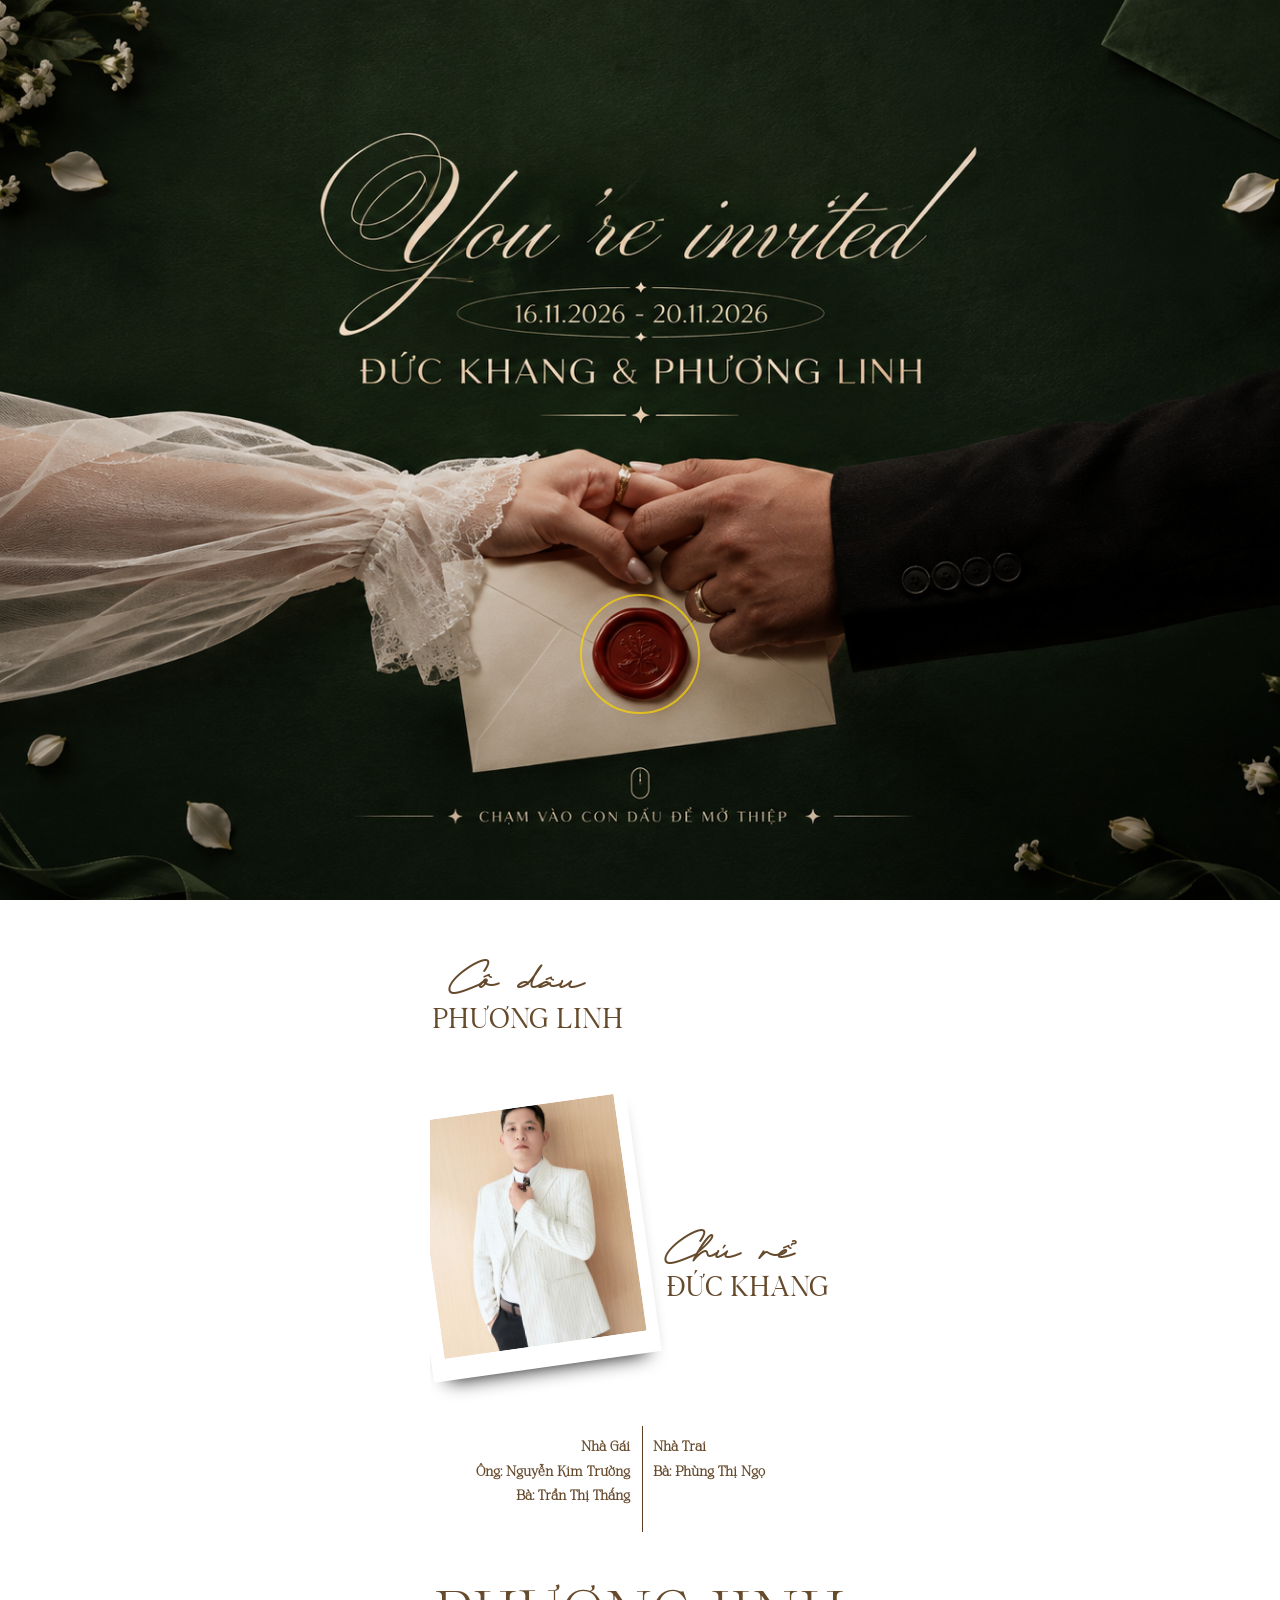
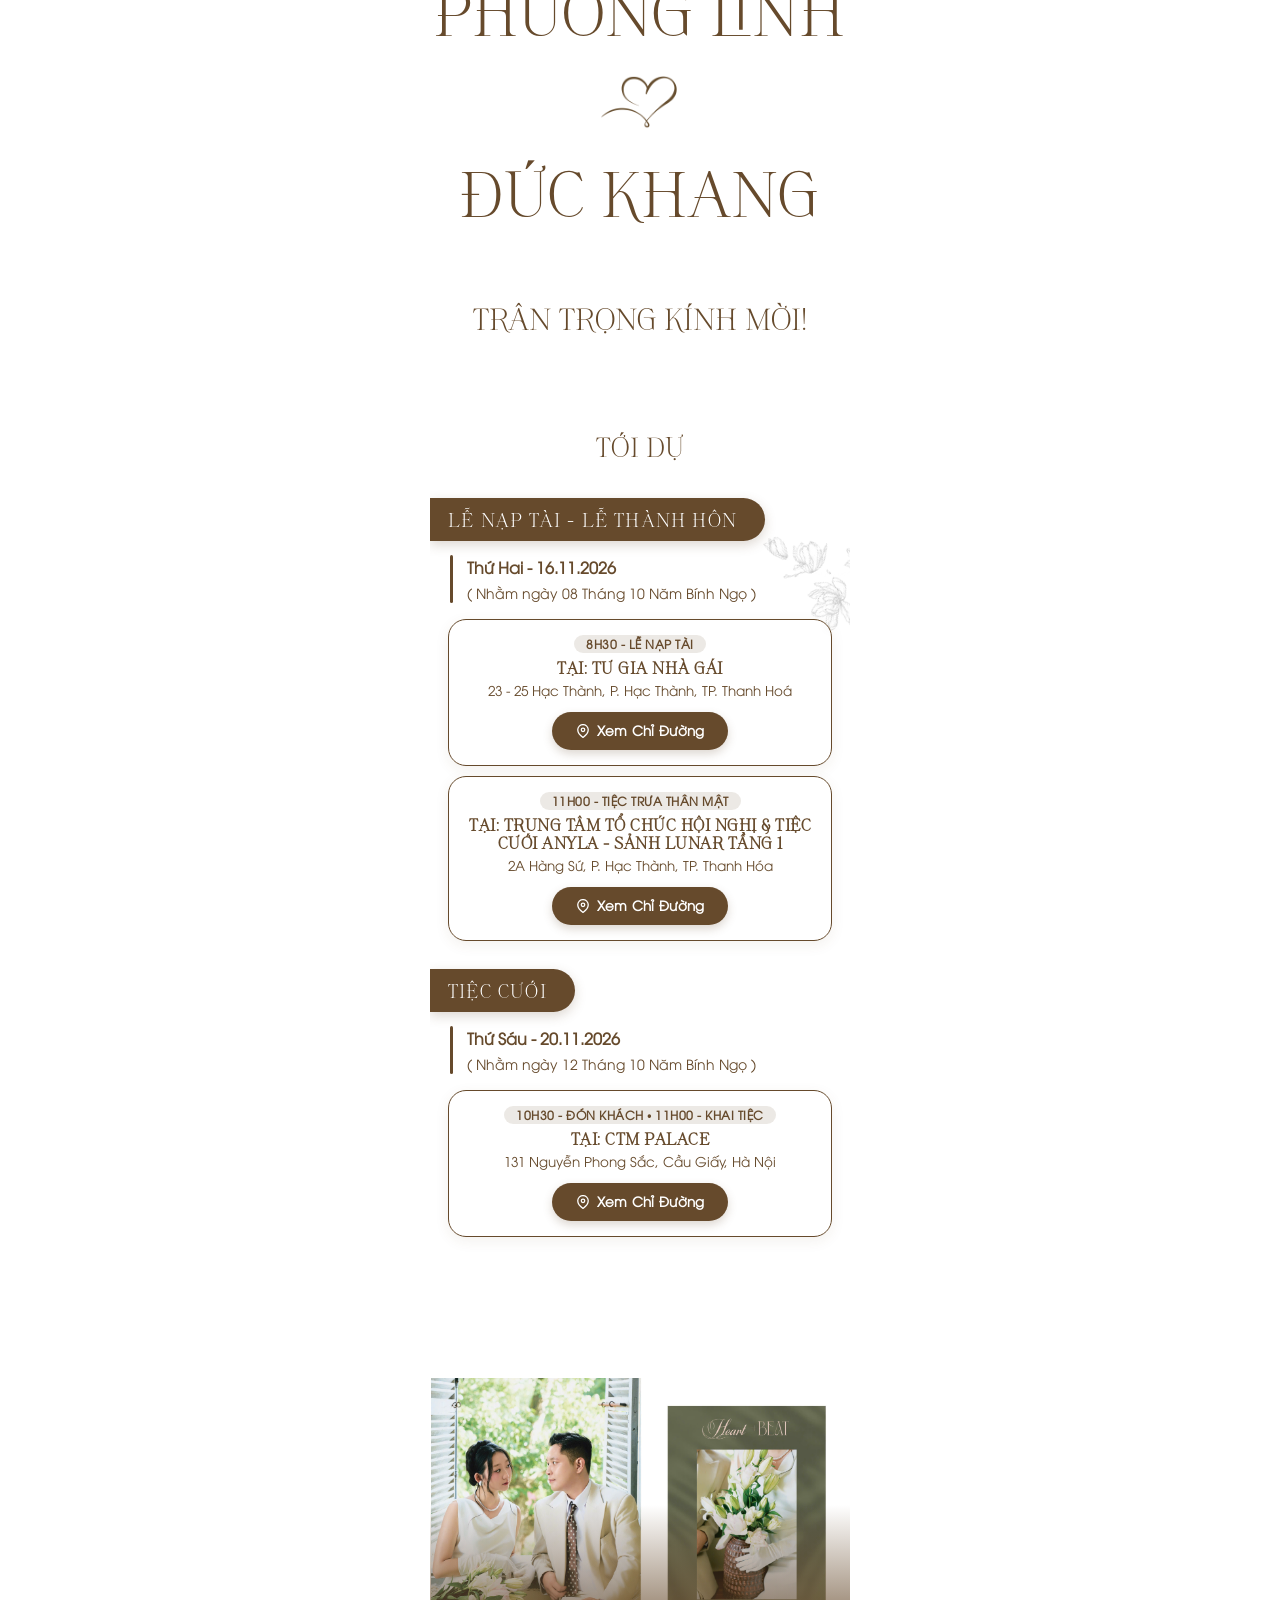
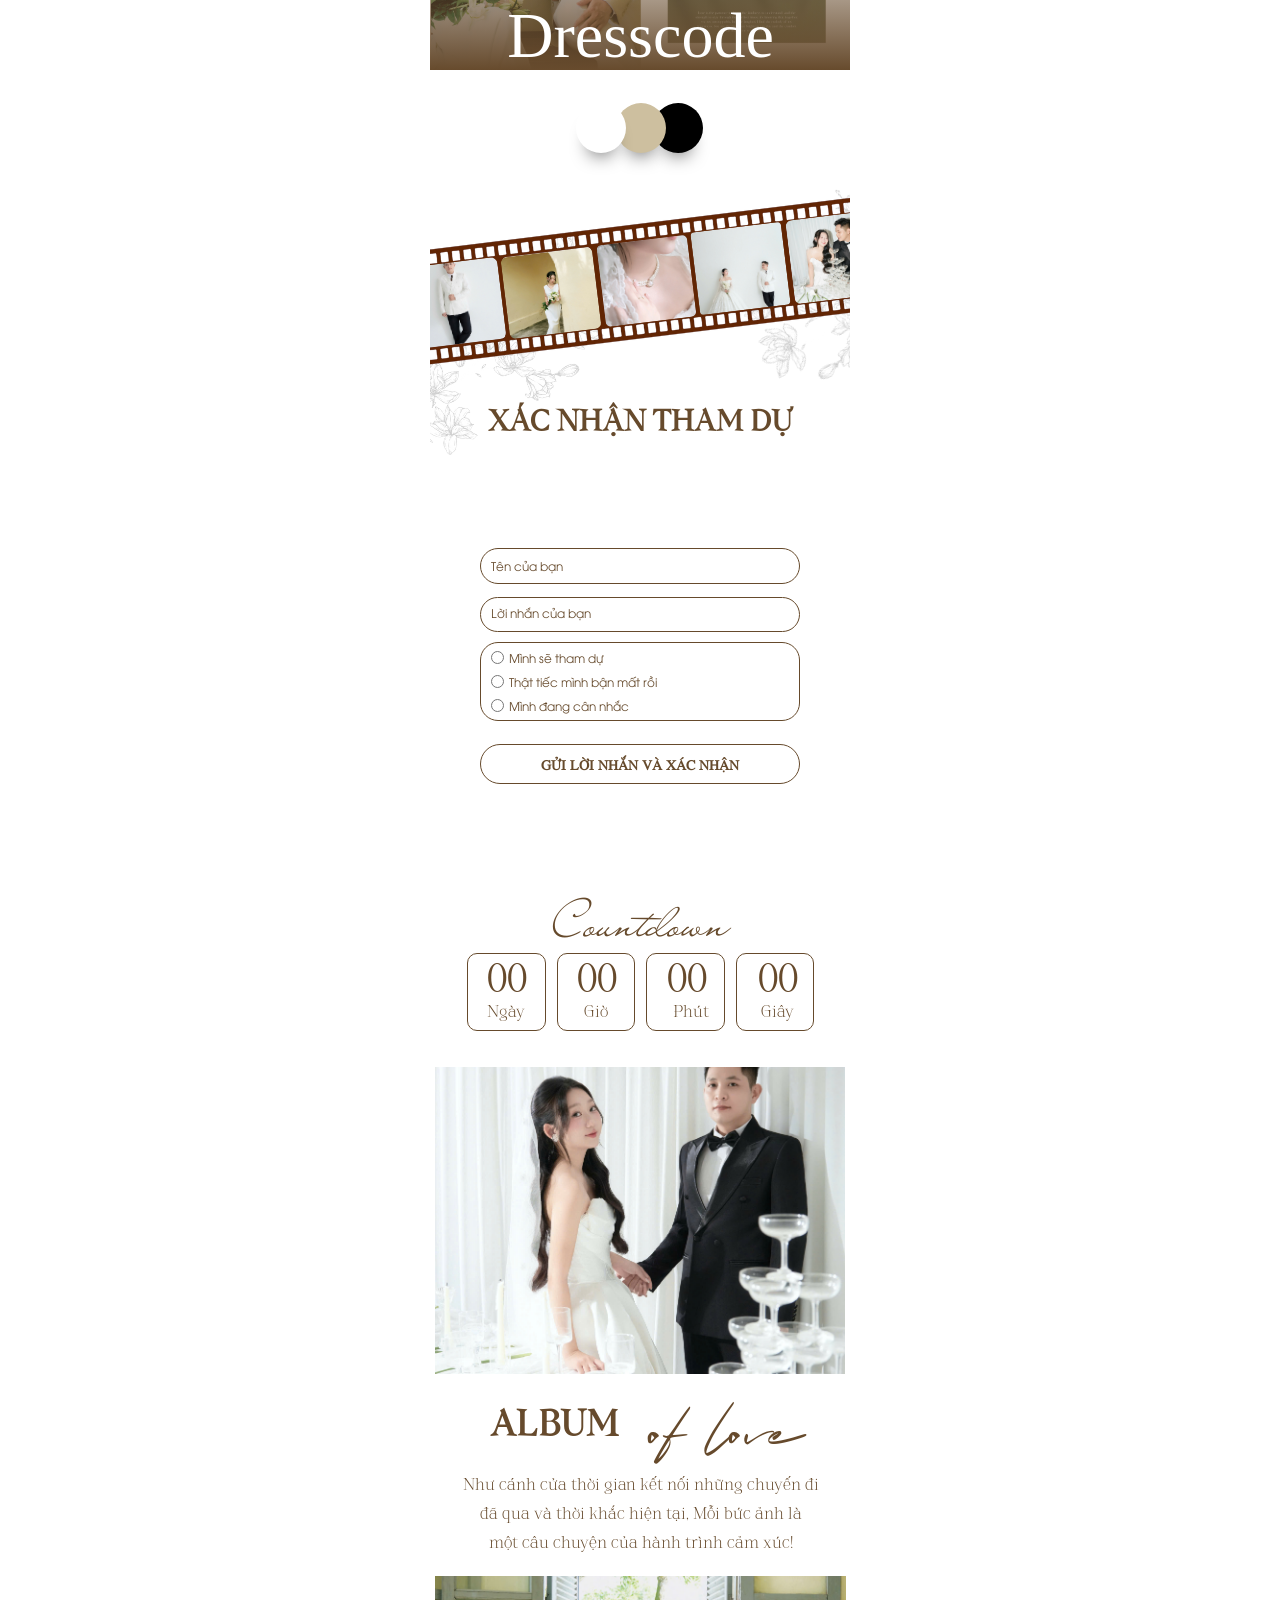
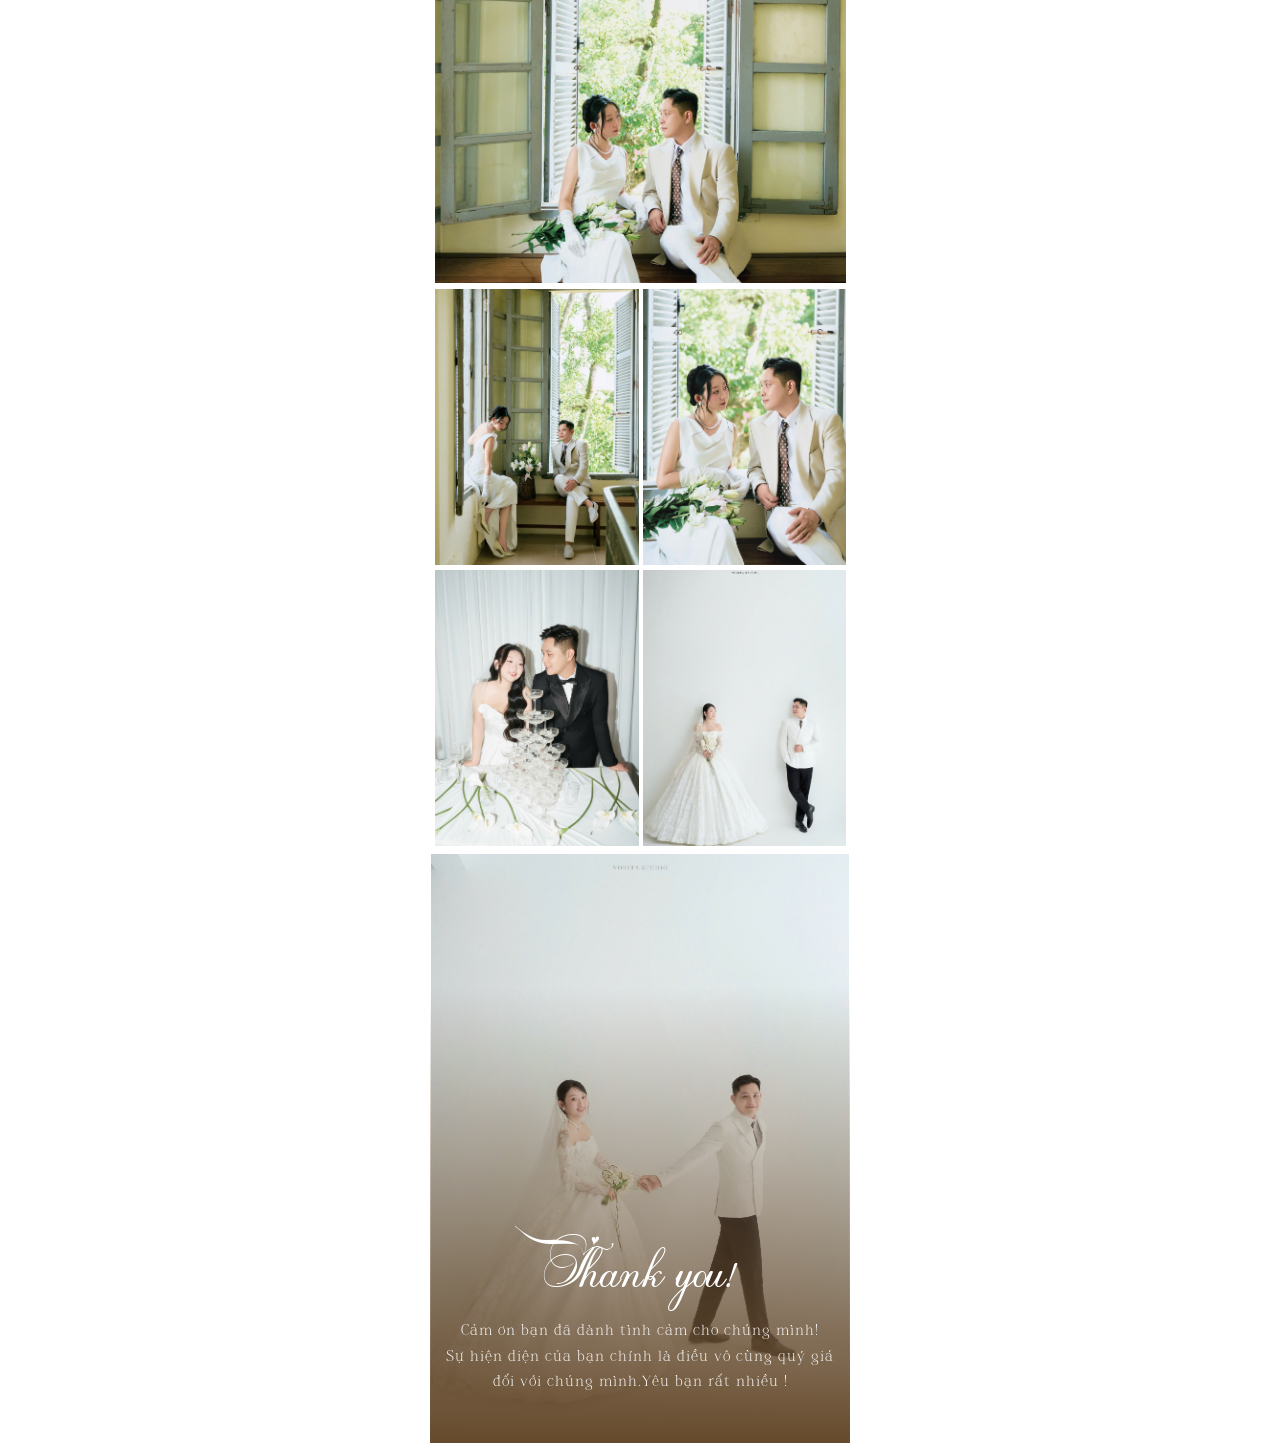
<file: index.html>
<!doctype html>
<html lang="vi">
  <head>
    <meta charset="UTF-8" />
    <title>Thiệp mời cưới Khang - Linh</title>
    <meta http-equiv="Cache-Control" content="no-cache" />
    <meta http-equiv="X-UA-Compatible" content="IE=edge" />
    <meta http-equiv="Expires" content="-1" />
    <meta name="keywords" content="" />
    <meta name="description" content="Wedding Invitation" />
    <meta name="viewport" content="width=device-width, initial-scale=1" />
    <script type="text/javascript">
      window.ladi_viewport = function (b) {
        var a = document;
        b = b ? b : "innerWidth";
        var c = window[b];
        var d = true;
        if (
          typeof window.ladi_is_desktop == "undefined" ||
          window.ladi_is_desktop == undefined
        ) {
          window.ladi_is_desktop = !d;
        }
        var e = 960;
        var f = 420;
        var g = "";
        if (!d) {
          g = "width=" + e + ",user-scalable=no,initial-scale=1.0";
        } else {
          var h = 1;
          var i = f;
          if (i != c) {
            h = c / i;
          }
          g =
            "width=" +
            i +
            ",user-scalable=no,initial-scale=" +
            h +
            ",minimum-scale=" +
            h +
            ",maximum-scale=" +
            h;
        }
        var j = a.getElementById("viewport");
        if (!j) {
          j = a.createElement("meta");
          j.id = "viewport";
          j.name = "viewport";
          a.head.appendChild(j);
        }
        j.setAttribute("content", g);
      };
      window.ladi_viewport();
      window.ladi_fbq_data = [];
      window.ladi_fbq = function () {
        window.ladi_fbq_data.push(arguments);
      };
      window.ladi_ttq_data = [];
      window.ladi_ttq = function () {
        window.ladi_ttq_data.push(arguments);
      };
    </script>


    <link rel="canonical" href="https://linh-khang.vercel.app/" />
    <meta property="og:url" content="https://linh-khang.vercel.app/" />
    <meta property="og:title" content="Thiệp mời cưới Khang - Linh" />
    <meta property="og:type" content="website" />
    <meta
      property="og:image"
      content="https://linh-khang.vercel.app/assets/images/z7399826600635_594703f71ccc2d5f9eac74e8d6d2c8e0-20260105115607-6rwxf.jpg"
    />
    <meta property="og:description" content="Trân trọng kính mời bạn đến chung vui cùng chúng mình trong ngày trọng đại!" />
    <meta property="og:image:width" content="1706" />
    <meta property="og:image:height" content="2560" />
    <meta name="twitter:card" content="summary_large_image" />
    <meta name="twitter:title" content="Thiệp mời cưới Khang - Linh" />
    <meta name="twitter:description" content="Trân trọng kính mời bạn đến chung vui cùng chúng mình trong ngày trọng đại!" />
    <meta name="twitter:image" content="https://linh-khang.vercel.app/assets/images/z7399826600635_594703f71ccc2d5f9eac74e8d6d2c8e0-20260105115607-6rwxf.jpg" />
    <meta name="format-detection" content="telephone=no" />
    <link rel="dns-prefetch" />
    <link rel="preconnect" href="https://fonts.googleapis.com/" crossorigin />
    <link rel="preconnect" href="https://fonts.gstatic.com/" crossorigin />
    <link rel="preconnect" href="https://w.ladicdn.com/" crossorigin />
    <link rel="preconnect" href="https://s.ladicdn.com/" crossorigin />
    <link rel="preconnect" href="https://api1.ldpform.com/" crossorigin />
    <link rel="preconnect" href="https://a.ladipage.com/" crossorigin />
    <link rel="preconnect" href="https://api.sales.ldpform.net/" crossorigin />
    <link
      rel="preload"
      href="./assets/css/google-fonts.css"
      as="style"
      onload="
        this.onload = null;
        this.rel = 'stylesheet';
      "
    />
    <link rel="preload" href="./assets/js/ladipagev3.min.js" as="script" />
    <style id="style_ladi" type="text/css">
      a,
      abbr,
      acronym,
      address,
      applet,
      article,
      aside,
      audio,
      b,
      big,
      blockquote,
      body,
      button,
      canvas,
      caption,
      center,
      cite,
      code,
      dd,
      del,
      details,
      dfn,
      div,
      dl,
      dt,
      em,
      embed,
      fieldset,
      figcaption,
      figure,
      footer,
      form,
      h1,
      h2,
      h3,
      h4,
      h5,
      h6,
      header,
      hgroup,
      html,
      i,
      iframe,
      img,
      input,
      ins,
      kbd,
      label,
      legend,
      li,
      mark,
      menu,
      nav,
      object,
      ol,
      output,
      p,
      pre,
      q,
      ruby,
      s,
      samp,
      section,
      select,
      small,
      span,
      strike,
      strong,
      sub,
      summary,
      sup,
      table,
      tbody,
      td,
      textarea,
      tfoot,
      th,
      thead,
      time,
      tr,
      tt,
      u,
      ul,
      var,
      video {
        margin: 0;
        padding: 0;
        border: 0;
        outline: 0;
        font-size: 100%;
        font: inherit;
        vertical-align: baseline;
        box-sizing: border-box;
        -webkit-font-smoothing: antialiased;
        -moz-osx-font-smoothing: grayscale;
      }
      article,
      aside,
      details,
      figcaption,
      figure,
      footer,
      header,
      hgroup,
      menu,
      nav,
      section {
        display: block;
      }
      body {
        line-height: 1;
      }
      a {
        text-decoration: none;
      }
      ol,
      ul {
        list-style: none;
      }
      blockquote,
      q {
        quotes: none;
      }
      blockquote:after,
      blockquote:before,
      q:after,
      q:before {
        content: "";
        content: none;
      }
      table {
        border-collapse: collapse;
        border-spacing: 0;
      }
      .ladi-loading {
        z-index: 900000000000;
        position: fixed;
        width: 100%;
        height: 100%;
        top: 0;
        left: 0;
        background-color: rgba(0, 0, 0, 0.1);
      }
      .ladi-loading .loading {
        width: 80px;
        height: 80px;
        top: 0;
        left: 0;
        bottom: 0;
        right: 0;
        margin: auto;
        overflow: hidden;
        position: absolute;
      }
      .ladi-loading .loading div {
        position: absolute;
        width: 6px;
        height: 6px;
        background: #fff;
        border-radius: 50%;
        animation: ladi-loading 1.2s linear infinite;
      }
      .ladi-loading .loading div:nth-child(1) {
        animation-delay: 0s;
        top: 37px;
        left: 66px;
      }
      .ladi-loading .loading div:nth-child(2) {
        animation-delay: -0.1s;
        top: 22px;
        left: 62px;
      }
      .ladi-loading .loading div:nth-child(3) {
        animation-delay: -0.2s;
        top: 11px;
        left: 52px;
      }
      .ladi-loading .loading div:nth-child(4) {
        animation-delay: -0.3s;
        top: 7px;
        left: 37px;
      }
      .ladi-loading .loading div:nth-child(5) {
        animation-delay: -0.4s;
        top: 11px;
        left: 22px;
      }
      .ladi-loading .loading div:nth-child(6) {
        animation-delay: -0.5s;
        top: 22px;
        left: 11px;
      }
      .ladi-loading .loading div:nth-child(7) {
        animation-delay: -0.6s;
        top: 37px;
        left: 7px;
      }
      .ladi-loading .loading div:nth-child(8) {
        animation-delay: -0.7s;
        top: 52px;
        left: 11px;
      }
      .ladi-loading .loading div:nth-child(9) {
        animation-delay: -0.8s;
        top: 62px;
        left: 22px;
      }
      .ladi-loading .loading div:nth-child(10) {
        animation-delay: -0.9s;
        top: 66px;
        left: 37px;
      }
      .ladi-loading .loading div:nth-child(11) {
        animation-delay: -1s;
        top: 62px;
        left: 52px;
      }
      .ladi-loading .loading div:nth-child(12) {
        animation-delay: -1.1s;
        top: 52px;
        left: 62px;
      }
      @keyframes ladi-loading {
        0%,
        100%,
        20%,
        80% {
          transform: scale(1);
        }
        50% {
          transform: scale(1.5);
        }
      }
      .ladipage-message {
        position: fixed;
        width: 100%;
        height: 100%;
        top: 0;
        left: 0;
        z-index: 10000000000;
        background: rgba(0, 0, 0, 0.3);
      }
      .ladipage-message .ladipage-message-box {
        width: 400px;
        max-width: calc(100% - 50px);
        height: 160px;
        border: 1px solid rgba(0, 0, 0, 0.3);
        background-color: #fff;
        position: fixed;
        top: calc(50% - 155px);
        left: 0;
        right: 0;
        margin: auto;
        border-radius: 10px;
      }
      .ladipage-message .ladipage-message-box span {
        display: block;
        background-color: rgba(6, 21, 40, 0.05);
        color: #000;
        padding: 12px 15px;
        font-weight: 600;
        font-size: 16px;
        line-height: 16px;
        border-top-left-radius: 10px;
        border-top-right-radius: 10px;
      }
      .ladipage-message .ladipage-message-box .ladipage-message-text {
        display: -webkit-box;
        font-size: 14px;
        padding: 0 20px;
        margin-top: 16px;
        line-height: 20px;
        -webkit-line-clamp: 3;
        -webkit-box-orient: vertical;
        overflow: hidden;
        text-overflow: ellipsis;
        word-break: break-word;
      }
      .ladipage-message .ladipage-message-box .ladipage-message-close {
        display: block;
        position: absolute;
        right: 15px;
        bottom: 10px;
        margin: 0 auto;
        padding: 10px 0;
        border: none;
        width: 80px;
        text-transform: uppercase;
        text-align: center;
        color: #000;
        background-color: #e6e6e6;
        border-radius: 5px;
        text-decoration: none;
        font-size: 14px;
        line-height: 14px;
        font-weight: 600;
        cursor: pointer;
        outline: 0;
      }
      .lightbox-screen {
        display: none;
        position: fixed;
        width: 100%;
        height: 100%;
        top: 0;
        left: 0;
        bottom: 0;
        right: 0;
        margin: auto;
        z-index: 9000000080;
        background: rgba(0, 0, 0, 0.5);
      }
      .lightbox-screen .lightbox-close {
        position: absolute;
        z-index: 9000000090;
        cursor: pointer;
      }
      .lightbox-screen .lightbox-hidden {
        display: none;
      }
      .lightbox-screen .lightbox-close {
        width: 16px;
        height: 16px;
        margin: 10px;
        background-repeat: no-repeat;
        background-position: center center;
        background-image: url("data:image/svg+xml;utf8, %3Csvg%20width%3D%2224%22%20height%3D%2224%22%20viewBox%3D%220%200%2024%2024%22%20xmlns%3D%22http%3A%2F%2Fwww.w3.org%2F2000%2Fsvg%22%20fill%3D%22%23fff%22%3E%3Cpath%20fill-rule%3D%22evenodd%22%20clip-rule%3D%22evenodd%22%20d%3D%22M23.4144%202.00015L2.00015%2023.4144L0.585938%2022.0002L22.0002%200.585938L23.4144%202.00015Z%22%3E%3C%2Fpath%3E%3Cpath%20fill-rule%3D%22evenodd%22%20clip-rule%3D%22evenodd%22%20d%3D%22M2.00015%200.585938L23.4144%2022.0002L22.0002%2023.4144L0.585938%202.00015L2.00015%200.585938Z%22%3E%3C%2Fpath%3E%3C%2Fsvg%3E");
      }
      * {
        -webkit-tap-highlight-color: #fff0;
      }
      body {
        font-size: 12px;
        -ms-text-size-adjust: none;
        -moz-text-size-adjust: none;
        -o-text-size-adjust: none;
        -webkit-text-size-adjust: none;
        background-color: #fff;
      }
      .overflow-hidden {
        overflow: hidden;
      }
      .ladi-transition {
        transition: all 150ms linear 0s;
      }
      .z-index-1 {
        z-index: 1;
      }
      .opacity-0 {
        opacity: 0;
      }
      .height-0 {
        height: 0 !important;
      }
      .pointer-events-none {
        pointer-events: none;
      }
      .transition-parent-collapse-height {
        transition: height 150ms linear 0s;
      }
      .transition-parent-collapse-top {
        transition: top 150ms linear 0s;
      }
      .transition-readmore {
        transition: height 350ms linear 0s;
      }
      .transition-collapse {
        transition: height 150ms linear 0s;
      }
      body.grab {
        cursor: grab;
      }
      .ladi-wraper {
        width: 100%;
        min-height: 100%;
        overflow: hidden;
        touch-action: manipulation;
      }
      .ladi-container {
        position: relative;
        margin: 0 auto;
        height: 100%;
      }
      .ladi-overlay {
        position: absolute;
        top: 0;
        left: 0;
        height: 100%;
        width: 100%;
        pointer-events: none;
      }
      .ladi-element {
        position: absolute;
      }
      @media (hover: hover) {
        .ladi-check-hover {
          opacity: 0;
        }
      }
      .ladi-section {
        margin: 0 auto;
        position: relative;
      }
      .ladi-section[data-tab-id] {
        display: none;
      }
      .ladi-section.selected[data-tab-id] {
        display: block;
      }
      .ladi-section .ladi-section-background {
        position: absolute;
        width: 100%;
        height: 100%;
        top: 0;
        left: 0;
        pointer-events: none;
        overflow: hidden;
      }
      .ladi-box {
        position: absolute;
        width: 100%;
        height: 100%;
        overflow: hidden;
      }
      #SECTION_POPUP .ladi-container {
        z-index: 90000070;
      }
      #SECTION_POPUP .ladi-container > .ladi-element {
        z-index: 90000070;
        position: fixed;
        display: none;
      }
      #SECTION_POPUP .ladi-container > .ladi-element[data-fixed-close="true"] {
        position: relative !important;
      }
      #SECTION_POPUP .ladi-container > .ladi-element.hide-visibility {
        display: block !important;
        visibility: hidden !important;
      }
      #SECTION_POPUP .popup-close {
        position: absolute;
        right: 0px;
        top: 0px;
        z-index: 9000000080;
        cursor: pointer;
        width: 16px;
        height: 16px;
        margin: 10px;
        background-repeat: no-repeat;
        background-position: center center;
        background-image: url("data:image/svg+xml;utf8, %3Csvg%20width%3D%2224%22%20height%3D%2224%22%20viewBox%3D%220%200%2024%2024%22%20xmlns%3D%22http%3A%2F%2Fwww.w3.org%2F2000%2Fsvg%22%20fill%3D%22%23000%22%3E%3Cpath%20fill-rule%3D%22evenodd%22%20clip-rule%3D%22evenodd%22%20d%3D%22M23.4144%202.00015L2.00015%2023.4144L0.585938%2022.0002L22.0002%200.585938L23.4144%202.00015Z%22%3E%3C%2Fpath%3E%3Cpath%20fill-rule%3D%22evenodd%22%20clip-rule%3D%22evenodd%22%20d%3D%22M2.00015%200.585938L23.4144%2022.0002L22.0002%2023.4144L0.585938%202.00015L2.00015%200.585938Z%22%3E%3C%2Fpath%3E%3C%2Fsvg%3E");
      }
      .ladi-popup {
        position: absolute;
        width: 100%;
        height: 100%;
      }
      .ladi-popup .ladi-popup-background {
        height: 100%;
        width: 100%;
        pointer-events: none;
      }
      .ladi-countdown {
        position: absolute;
        width: 100%;
        height: 100%;
        display: flex;
      }
      .ladi-countdown .ladi-countdown-background {
        position: absolute;
        width: 100%;
        height: 100%;
        top: 0;
        left: 0;
        background-size: inherit;
        background-attachment: inherit;
        background-origin: inherit;
        display: table;
        pointer-events: none;
      }
      .ladi-countdown .ladi-countdown-text {
        position: absolute;
        width: 100%;
        height: 100%;
        text-decoration: inherit;
        display: table;
        pointer-events: none;
      }
      .ladi-countdown .ladi-countdown-text span {
        display: table-cell;
        vertical-align: middle;
        font-variant-numeric: tabular-nums;
        font-feature-settings: "tnum";
      }
      .ladi-countdown > .ladi-element {
        text-decoration: inherit;
        background-size: inherit;
        background-attachment: inherit;
        background-origin: inherit;
        position: relative;
        display: inline-block;
      }
      .ladi-countdown > .ladi-element:last-child {
        margin-right: 0px !important;
      }
      .ladi-button {
        position: absolute;
        width: 100%;
        height: 100%;
        overflow: hidden;
      }
      .ladi-button:active {
        transform: translateY(2px);
        transition: transform 0.2s linear;
      }
      .ladi-button .ladi-button-background {
        height: 100%;
        width: 100%;
        pointer-events: none;
        transition: inherit;
      }
      .ladi-button > .ladi-button-headline,
      .ladi-button > .ladi-button-shape {
        width: 100% !important;
        height: 100% !important;
        top: 0 !important;
        left: 0 !important;
        display: table;
        user-select: none;
        -webkit-user-select: none;
        -moz-user-select: none;
        -ms-user-select: none;
      }
      .ladi-button > .ladi-button-shape .ladi-shape {
        margin: auto;
        top: 0;
        bottom: 0;
      }
      .ladi-button > .ladi-button-headline .ladi-headline {
        display: table-cell;
        vertical-align: middle;
      }
      .ladi-checkout-product-cart-icon .ladi-cart-number {
        position: absolute;
        top: -2px;
        right: -7px;
        background: #f36e36;
        text-align: center;
        min-width: 18px;
        min-height: 18px;
        font-size: 12px;
        font-weight: 700;
        color: #fff;
        border-radius: 100%;
        z-index: 90000000;
        padding: 3px 4px;
      }
      .ladi-checkout-product-add-to-cart .ladi-button .loading-dots {
        width: 100%;
        height: 100%;
        top: 0;
        left: 0;
        position: absolute;
        display: flex;
        align-items: center;
        justify-content: center;
      }
      .ladi-checkout-product-add-to-cart .ladi-button .loading-dots p {
        display: inline-block;
        font-size: 32px;
        line-height: 1;
        animation: 0.6s infinite loading;
      }
      .ladi-checkout-product-add-to-cart
        .ladi-button
        .loading-dots
        p:first-child {
        animation-delay: 0s;
      }
      .ladi-checkout-product-add-to-cart
        .ladi-button
        .loading-dots
        p:nth-child(2) {
        animation-delay: 0.2s;
      }
      .ladi-checkout-product-add-to-cart
        .ladi-button
        .loading-dots
        p:nth-child(3) {
        animation-delay: 0.4s;
      }
      @keyframes loading {
        0%,
        100% {
          opacity: 0;
        }
        50% {
          opacity: 1;
        }
      }
      .ladi-form .ladi-form-checkout-bump-offer-check.multiple.checked:before,
      .ladi-form .ladi-form-checkout-payment-check.multiple.checked:before {
        --url: url("data:image/svg+xml,%0A%3Csvg%20width%3D%2224%22%20height%3D%2224%22%20viewBox%3D%220%200%2024%2024%22%20fill%3D%22none%22%20xmlns%3D%22http%3A%2F%2Fwww.w3.org%2F2000%2Fsvg%22%3E%0A%3Cpath%20d%3D%22M18.71%207.20998C18.617%207.11625%2018.5064%207.04186%2018.3846%206.99109C18.2627%206.94032%2018.132%206.91418%2018%206.91418C17.868%206.91418%2017.7373%206.94032%2017.6154%206.99109C17.4936%207.04186%2017.383%207.11625%2017.29%207.20998L9.84%2014.67L6.71%2011.53C6.61348%2011.4367%206.49954%2011.3634%206.37468%2011.3142C6.24983%2011.265%206.1165%2011.2409%205.98232%2011.2432C5.84814%2011.2455%205.71573%2011.2743%205.59265%2011.3278C5.46957%2011.3812%205.35824%2011.4585%205.265%2011.555C5.17176%2011.6515%205.09845%2011.7654%205.04924%2011.8903C5.00004%2012.0152%204.97591%2012.1485%204.97823%2012.2827C4.98055%2012.4168%205.00928%2012.5492%205.06277%2012.6723C5.11627%2012.7954%205.19348%2012.9067%205.29%2013L9.13%2016.84C9.22296%2016.9337%209.33356%2017.0081%209.45542%2017.0589C9.57728%2017.1096%209.70799%2017.1358%209.84%2017.1358C9.97201%2017.1358%2010.1027%2017.1096%2010.2246%2017.0589C10.3464%2017.0081%2010.457%2016.9337%2010.55%2016.84L18.71%208.67998C18.8115%208.58634%2018.8925%208.47269%2018.9479%208.34619C19.0033%208.21969%2019.0319%208.08308%2019.0319%207.94498C19.0319%207.80688%2019.0033%207.67028%2018.9479%207.54378C18.8925%207.41728%2018.8115%207.30363%2018.71%207.20998Z%22%20fill%3D%22%231852FA%22%2F%3E%0A%3C%2Fsvg%3E%0A");
        pointer-events: none;
        top: -1px;
        left: -1px;
        transform: none;
      }
      .ladi-form,
      .ladi-form .ladi-form-item-container {
        position: absolute;
        width: 100%;
        height: 100%;
      }
      .ladi-form > .ladi-element,
      .ladi-form > .ladi-element .ladi-form-item-container,
      .ladi-form
        > .ladi-element
        .ladi-form-item-container
        .ladi-form-item
        .ladi-form-checkbox-item
        span[data-checked="true"],
      .ladi-form
        > .ladi-element
        .ladi-form-item-container
        .ladi-form-item
        .ladi-form-control:not(.ladi-form-control-select) {
        text-transform: inherit;
        text-decoration: inherit;
        text-align: inherit;
        letter-spacing: inherit;
        color: inherit;
        background-size: inherit;
        background-attachment: inherit;
        background-origin: inherit;
      }
      .ladi-form .ladi-button > .ladi-button-headline {
        color: initial;
        font-size: initial;
        font-weight: initial;
        text-transform: initial;
        text-decoration: initial;
        font-style: initial;
        text-align: initial;
        letter-spacing: initial;
        line-height: initial;
      }
      .ladi-form [data-form-checkout-item="bump_offer"] .ladi-form-item,
      .ladi-form > [data-quantity="true"] .ladi-form-item-container {
        overflow: hidden;
      }
      .ladi-form > .ladi-element .ladi-form-item-container .ladi-form-item {
        text-transform: inherit;
        text-decoration: inherit;
        text-align: inherit;
        letter-spacing: inherit;
        color: inherit;
      }
      .ladi-form
        > .ladi-element
        .ladi-form-item-container
        .ladi-form-item-background {
        background-size: inherit;
        background-attachment: inherit;
        background-origin: inherit;
      }
      .ladi-form
        > .ladi-element
        .ladi-form-item-container
        .ladi-form-item
        .ladi-form-control-select {
        -webkit-appearance: none;
        -moz-appearance: none;
        appearance: none;
        background-size: 9px 6px !important;
        background-position: right 0.5rem center;
        background-repeat: no-repeat;
        padding-right: 24px;
        text-transform: inherit;
        text-align: inherit;
        letter-spacing: inherit;
        color: inherit;
        background-size: inherit;
        background-attachment: inherit;
        background-origin: inherit;
      }
      .ladi-form
        > .ladi-element
        .ladi-form-item-container
        .ladi-form-item
        .ladi-form-checkbox-item,
      .ladi-form
        > .ladi-element
        .ladi-form-item-container
        .ladi-form-item
        .ladi-form-checkbox-item
        span[data-checked="false"] {
        text-transform: inherit;
        text-align: inherit;
        letter-spacing: inherit;
        background-size: inherit;
        background-attachment: inherit;
        background-origin: inherit;
        color: inherit;
      }
      .ladi-form
        > .ladi-element
        .ladi-form-item-container
        .ladi-form-item
        .ladi-form-control-select-2 {
        width: calc(100% / 2 - 5px);
        max-width: calc(100% / 2 - 5px);
        min-width: calc(100% / 2 - 5px);
      }
      .ladi-form
        > .ladi-element
        .ladi-form-item-container
        .ladi-form-item
        .ladi-form-control-select-2:nth-child(3),
      .ladi-form
        > .ladi-element
        .ladi-form-item-container
        .ladi-form-item
        .ladi-form-control-select-3:nth-child(3),
      .ladi-form
        > .ladi-element
        .ladi-form-item-container
        .ladi-form-item
        .ladi-form-control-select-3:nth-child(4) {
        margin-left: 7.5px;
      }
      .ladi-form
        > .ladi-element
        .ladi-form-item-container
        .ladi-form-item
        .ladi-form-control-select-3 {
        width: calc(100% / 3 - 5px);
        max-width: calc(100% / 3 - 5px);
        min-width: calc(100% / 3 - 5px);
      }
      .ladi-form
        > .ladi-element
        .ladi-form-item-container
        .ladi-form-item
        .ladi-form-control-select
        option {
        color: initial;
      }
      .ladi-form
        > .ladi-element
        .ladi-form-item-container
        .ladi-form-item
        .ladi-form-control-select:not([data-selected=""]) {
        text-decoration: inherit;
      }
      .ladi-form
        > .ladi-element
        .ladi-form-item-container
        .ladi-form-item
        .ladi-form-checkbox-item {
        text-decoration: inherit;
        vertical-align: middle;
      }
      .ladi-form
        > .ladi-element
        .ladi-form-item-container
        .ladi-form-item
        .ladi-form-checkbox-box-item {
        display: inline-block;
        width: fit-content;
      }
      .ladi-form
        > .ladi-element
        .ladi-form-item-container
        .ladi-form-item
        .ladi-form-checkbox-item
        span {
        user-select: none;
        -webkit-user-select: none;
        -moz-user-select: none;
        -ms-user-select: none;
      }
      .ladi-form .ladi-form-item-title-value {
        font-weight: 700;
        word-break: break-word;
      }
      .ladi-form .ladi-form-label-container {
        position: relative;
        width: 100%;
      }
      .ladi-form .ladi-form-control-file {
        background-repeat: no-repeat;
        background-position: calc(100% - 5px) center;
      }
      .ladi-form .ladi-form-label-container .ladi-form-label-item {
        display: inline-block;
        cursor: pointer;
        position: relative;
        border-radius: 0 !important;
        user-select: none;
        -webkit-user-select: none;
        -moz-user-select: none;
        -ms-user-select: none;
      }
      .ladi-form .ladi-form-label-container .ladi-form-label-item.image {
        background-size: cover;
        background-repeat: no-repeat;
        background-position: center;
      }
      .ladi-form .ladi-form-label-container .ladi-form-label-item.no-value {
        display: none !important;
      }
      .ladi-form
        .ladi-form-label-container
        .ladi-form-label-item.text.disabled {
        opacity: 0.35;
      }
      .ladi-form
        .ladi-form-label-container
        .ladi-form-label-item.image.disabled {
        opacity: 0.2;
      }
      .ladi-form
        .ladi-form-label-container
        .ladi-form-label-item.color.disabled {
        opacity: 0.15;
      }
      .ladi-form
        .ladi-form-label-container
        .ladi-form-label-item.selected:before {
        content: "";
        width: 0;
        height: 0;
        bottom: -1px;
        right: -1px;
        position: absolute;
        border-width: 0 0 15px 15px;
        border-color: transparent;
        border-style: solid;
      }
      .ladi-form
        .ladi-form-label-container
        .ladi-form-label-item.selected:after {
        content: "";
        background-image: url("data:image/svg+xml;utf8,%3Csvg xmlns='http://www.w3.org/2000/svg' enable-background='new 0 0 12 12' viewBox='0 0 12 12' x='0' fill='%23fff' y='0'%3E%3Cg%3E%3Cpath d='m5.2 10.9c-.2 0-.5-.1-.7-.2l-4.2-3.7c-.4-.4-.5-1-.1-1.4s1-.5 1.4-.1l3.4 3 5.1-7c .3-.4 1-.5 1.4-.2s.5 1 .2 1.4l-5.7 7.9c-.2.2-.4.4-.7.4 0-.1 0-.1-.1-.1z'%3E%3C/path%3E%3C/g%3E%3C/svg%3E");
        background-repeat: no-repeat;
        background-position: bottom right;
        width: 7px;
        height: 7px;
        bottom: 0;
        right: 0;
        position: absolute;
      }
      .ladi-form .ladi-form-item {
        width: 100%;
        height: 100%;
        position: absolute;
      }
      .ladi-form .ladi-form-item-background {
        position: absolute;
        width: 100%;
        height: 100%;
        top: 0;
        left: 0;
        pointer-events: none;
      }
      .ladi-form .ladi-form-item.ladi-form-checkbox {
        height: auto;
        padding: 0 5px;
      }
      .ladi-form .ladi-form-item .ladi-form-control {
        background-color: transparent;
        min-width: 100%;
        min-height: 100%;
        max-width: 100%;
        max-height: 100%;
        width: 100%;
        height: 100%;
        padding: 0 5px;
        color: inherit;
        font-size: inherit;
        border: none;
      }
      .ladi-form
        .ladi-form-item.ladi-form-checkbox.ladi-form-checkbox-vertical
        .ladi-form-checkbox-item {
        margin-top: 0 !important;
        margin-left: 0 !important;
        margin-right: 0 !important;
        display: flex;
        align-items: center;
        border: none;
      }
      .ladi-form
        .ladi-form-item.ladi-form-checkbox.ladi-form-checkbox-horizontal
        .ladi-form-checkbox-item {
        margin-top: 0 !important;
        margin-left: 0 !important;
        margin-right: 10px !important;
        display: inline-flex;
        align-items: center;
        border: none;
        position: relative;
      }
      .ladi-form
        .ladi-form-item.ladi-form-checkbox
        .ladi-form-checkbox-item
        input {
        margin-right: 5px;
        display: block;
      }
      .ladi-form
        .ladi-form-item.ladi-form-checkbox
        .ladi-form-checkbox-item
        span {
        cursor: default;
        word-break: break-word;
      }
      .ladi-form .ladi-form-item textarea.ladi-form-control {
        resize: none;
        padding: 5px;
      }
      .ladi-form .ladi-button {
        cursor: pointer;
      }
      .ladi-form .ladi-button .ladi-headline {
        cursor: pointer;
        user-select: none;
      }
      .ladi-form .ladi-element .ladi-form-otp::-webkit-inner-spin-button,
      .ladi-form .ladi-element .ladi-form-otp::-webkit-outer-spin-button {
        -webkit-appearance: none;
        margin: 0;
      }
      .ladi-form .ladi-element .ladi-form-item .button-get-code {
        display: none;
        position: absolute;
        right: 0;
        top: 0;
        bottom: 0;
        margin: auto 0;
        line-height: initial;
        padding: 5px 10px;
        height: max-content;
        cursor: pointer;
        user-select: none;
        -webkit-user-select: none;
        -moz-user-select: none;
        -ms-user-select: none;
      }
      .ladi-form
        .ladi-element
        .ladi-form-item
        .button-get-code.hide-visibility {
        display: block !important;
        visibility: hidden !important;
      }
      .ladi-form .ladi-form-checkout-bump-offer-product.option-2,
      .ladi-form .ladi-form-item.otp-resend .button-get-code,
      .ladi-form
        [data-form-checkout-item="payment"]
        .ladi-form-checkout-payment-content
        div
        > span {
        display: block;
      }
      .ladi-form .ladi-form-item.otp-countdown:before {
        content: attr(data-countdown-time) "s";
        position: absolute;
        top: 0;
        bottom: 0;
        margin: auto 0;
        height: max-content;
        line-height: initial;
      }
      .ladi-form [data-variant="true"] select option[disabled] {
        background: #fff;
        color: #b8b8b8 !important;
      }
      .ladi-google-recaptcha-checkbox {
        position: absolute;
        display: inline-block;
        transform: translateY(-100%);
        margin-top: -5px;
        z-index: 90000010;
      }
      .ladi-element[data-form-checkout-item] {
        padding: 0;
      }
      .ladi-form .ladi-form-checkout-title {
        margin-bottom: 8px;
      }
      .ladi-form .ladi-element[data-form-checkout-item] .ladi-form-item,
      .ladi-form
        .ladi-element[data-form-checkout-item]
        .ladi-form-item-container {
        height: auto !important;
        position: unset !important;
      }
      .ladi-form .ladi-form-checkout-box {
        gap: 12px;
        display: flex;
        flex-flow: column;
        margin: 8px 12px;
        margin-top: 14px !important;
        padding-bottom: 14px;
        border-left: none !important;
        border-right: none !important;
        border-top: none !important;
        border-radius: 0 !important;
      }
      .ladi-form .ladi-form-checkout-box:last-child {
        border: none !important;
        padding-bottom: 4px;
      }
      .ladi-form .ladi-form-checkout-box:first-child,
      .ladi-form
        .ladi-form-checkout-bump-offer-product
        .item-product:first-child {
        margin-top: 0;
      }
      .ladi-form .ladi-form-checkout-payment-item {
        display: flex;
        flex-flow: row;
        gap: 12px;
        align-items: center;
        --check-size: 18px;
        --width-quantity: 65px;
      }
      .ladi-form .ladi-form-checkout-payment-check {
        --border-size: 1px;
        width: var(--check-size);
        height: var(--check-size);
        flex: 0 0 var(--check-size);
        border: var(--border-size) solid;
        border-radius: 100%;
        display: block;
        position: relative;
      }
      .ladi-form .ladi-form-checkout-payment-check.checked:before {
        content: "";
        width: calc(var(--check-size) / 2);
        height: calc(var(--check-size) / 2);
        border-radius: inherit;
        display: block;
        position: absolute;
        top: 0;
        left: 0;
        transform: translate(
          calc(50% - var(--border-size)),
          calc(50% - var(--border-size))
        );
      }
      .ladi-form .ladi-form-checkout-bump-offer-check.multiple,
      .ladi-form .ladi-form-checkout-payment-check.multiple {
        border-radius: 4px;
      }
      .ladi-form .ladi-form-checkout-payment-check.multiple.checked:before {
        content: "";
        -webkit-mask-image: var(--url);
        mask-image: var(--url);
        width: var(--check-size);
        height: var(--check-size);
        -webkit-mask-size: var(--check-size);
        mask-size: var(--check-size);
        background-color: #fff;
        position: absolute;
      }
      .ladi-form .ladi-form-checkout-payment-content,
      .ladi-form .ladi-form-checkout-product-content {
        display: flex;
        flex-flow: row;
        --gap: 10px;
        gap: var(--gap);
        align-items: center;
        width: calc(
          100% - var(--width-quantity) - var(--check-size) - var(--gap) * 2
        );
      }
      .ladi-form .ladi-form-checkout-payment-content img,
      .ladi-form .ladi-form-checkout-product-content img {
        width: 36px;
        max-height: 36px;
        border-radius: 4px;
      }
      .ladi-form .ladi-form-checkout-payment-content div,
      .ladi-form .ladi-form-checkout-product-content div {
        display: flex;
        flex-flow: column;
      }
      .ladi-form .ladi-form-checkout-payment-content div > span,
      .ladi-form .ladi-form-checkout-product-content div > span {
        font-size: inherit;
      }
      .ladi-form .ladi-form-checkout-payment-content div > span.small,
      .ladi-form .ladi-form-checkout-product-content div > span.small {
        font-size: 80%;
        opacity: 0.8;
      }
      .ladi-form .ladi-form-checkout-payment-content div .price.price-compare,
      .ladi-form .ladi-form-checkout-product-content div .price.price-compare {
        display: flex;
        align-items: center;
        gap: 8px;
        flex-direction: row !important;
      }
      .ladi-form .ladi-form-checkout-payment-quantity,
      .ladi-form .ladi-form-checkout-product-quantity {
        position: relative;
        --icon-size: calc(var(--check-size) * 0.8);
      }
      .ladi-form .ladi-form-checkout-payment-quantity input,
      .ladi-form .ladi-form-checkout-product-quantity input {
        padding: 4px calc(var(--check-size)) 4px 8px;
        border-radius: 8px;
        position: relative;
        width: var(--width-quantity);
        min-height: 34px;
        border: 1px solid;
        background-color: transparent;
        top: 0;
        left: 0;
        display: block;
      }
      .ladi-form
        .ladi-form-checkout-payment-quantity
        input::-webkit-inner-spin-button,
      .ladi-form
        .ladi-form-checkout-payment-quantity
        input::-webkit-outer-spin-button {
        -webkit-appearance: none;
        margin: 0;
      }
      .ladi-form .ladi-form-checkout-payment-quantity .up {
        width: var(--icon-size);
        height: var(--icon-size);
        top: -1px;
        right: 5px;
        cursor: pointer;
        display: block;
        position: absolute;
      }
      .ladi-form .ladi-form-checkout-payment-quantity .up:before {
        content: "";
        --url: url("data:image/svg+xml,%3Csvg%20width%3D%2216%22%20height%3D%2216%22%20viewBox%3D%220%200%2016%2016%22%20fill%3D%22none%22%20xmlns%3D%22http%3A%2F%2Fwww.w3.org%2F2000%2Fsvg%22%3E%3Cpath%20fill-rule%3D%22evenodd%22%20clip-rule%3D%22evenodd%22%20d%3D%22M3.14645%206.14645C3.34171%205.95118%203.65829%205.95118%203.85355%206.14645L8%2010.2929L12.1464%206.14645C12.3417%205.95118%2012.6583%205.95118%2012.8536%206.14645C13.0488%206.34171%2013.0488%206.65829%2012.8536%206.85355L8.35355%2011.3536C8.15829%2011.5488%207.84171%2011.5488%207.64645%2011.3536L3.14645%206.85355C2.95118%206.65829%202.95118%206.34171%203.14645%206.14645Z%22%20fill%3D%22black%22%20transform%3D%22rotate(180%208%208)%22%2F%3E%3C%2Fsvg%3E");
        -webkit-mask-image: var(--url);
        mask-image: var(--url);
        display: block;
        position: absolute;
        width: var(--icon-size);
        height: var(--icon-size);
        pointer-events: none;
        top: 4px;
        left: 2px;
        -webkit-mask-size: var(--icon-size);
        mask-size: var(--icon-size);
      }
      .ladi-form .ladi-form-checkout-payment-quantity .down {
        width: var(--icon-size);
        height: var(--icon-size);
        right: 5px;
        cursor: pointer;
        display: block;
        position: absolute;
        bottom: 3px;
      }
      .ladi-form .ladi-form-checkout-payment-quantity .down:before {
        content: "";
        --url: url("data:image/svg+xml,%3Csvg%20width%3D%2216%22%20height%3D%2216%22%20viewBox%3D%220%200%2016%2016%22%20fill%3D%22none%22%20xmlns%3D%22http%3A%2F%2Fwww.w3.org%2F2000%2Fsvg%22%3E%0A%3Cpath%20fill-rule%3D%22evenodd%22%20clip-rule%3D%22evenodd%22%20d%3D%22M3.14645%206.14645C3.34171%205.95118%203.65829%205.95118%203.85355%206.14645L8%2010.2929L12.1464%206.14645C12.3417%205.95118%2012.6583%205.95118%2012.8536%206.14645C13.0488%206.34171%2013.0488%206.65829%2012.8536%206.85355L8.35355%2011.3536C8.15829%2011.5488%207.84171%2011.5488%207.64645%2011.3536L3.14645%206.85355C2.95118%206.65829%202.95118%206.34171%203.14645%206.14645Z%22%20fill%3D%22black%22%2F%3E%0A%3C%2Fsvg%3E");
        -webkit-mask-image: var(--url);
        mask-image: var(--url);
        display: block;
        position: absolute;
        width: var(--icon-size);
        height: var(--icon-size);
        pointer-events: none;
        left: 2px;
        -webkit-mask-size: var(--icon-size);
        mask-size: var(--icon-size);
      }
      .ladi-form [data-form-checkout-item="payment"] .ladi-form-item {
        display: table;
      }
      .ladi-form
        [data-form-checkout-item="payment"]
        .ladi-form-item
        .ladi-form-checkout-payment-content {
        width: calc(100% - 18px);
      }
      .ladi-form
        [data-form-checkout-item="payment"]
        .ladi-form-item
        .ladi-form-checkout-payment-content
        div {
        display: table-cell;
        vertical-align: middle;
        padding: 0 6px;
        cursor: pointer;
        width: 100%;
        position: relative;
      }
      .ladi-form
        [data-form-checkout-item="payment"]
        .ladi-form-item
        .ladi-form-checkout-payment-content
        div.arrow:before {
        content: "";
        --url: url("data:image/svg+xml,%3Csvg%20width%3D%2216%22%20height%3D%2216%22%20viewBox%3D%220%200%2016%2016%22%20fill%3D%22none%22%20xmlns%3D%22http%3A%2F%2Fwww.w3.org%2F2000%2Fsvg%22%3E%0A%3Cpath%20fill-rule%3D%22evenodd%22%20clip-rule%3D%22evenodd%22%20d%3D%22M6.14645%203.14645C6.34171%202.95118%206.65829%202.95118%206.85355%203.14645L11.3536%207.64645C11.5488%207.84171%2011.5488%208.15829%2011.3536%208.35355L6.85355%2012.8536C6.65829%2013.0488%206.34171%2013.0488%206.14645%2012.8536C5.95118%2012.6583%205.95118%2012.3417%206.14645%2012.1464L10.2929%208L6.14645%203.85355C5.95118%203.65829%205.95118%203.34171%206.14645%203.14645Z%22%20fill%3D%22black%22%2F%3E%0A%3C%2Fsvg%3E");
        -webkit-mask-image: var(--url);
        mask-image: var(--url);
        position: absolute;
        width: 20px;
        height: 20px;
        top: 0;
        right: 0;
        bottom: 0;
        display: block;
        margin: auto;
        -webkit-mask-size: 100%;
        mask-size: 100%;
      }
      .ladi-form [data-form-checkout-item="total_price"] {
        display: flex;
        flex-flow: column;
        gap: 3px;
        justify-content: center;
      }
      .ladi-form [data-form-checkout-item="total_price"] .line {
        display: inline-flex;
        justify-content: space-between;
        align-items: center;
      }
      .ladi-form
        [data-form-checkout-item="total_price"]
        .title-number-price.big,
      .ladi-form [data-form-checkout-item="total_price"] .title-price.big {
        font-weight: 700;
        font-size: 130%;
      }
      .ladi-form [data-form-checkout-item="total_price"] .title-number-price {
        font-size: 115%;
      }
      .ladi-form [data-form-checkout-item="total_price"] .space {
        border-top: 1px solid;
        margin: 15px 0 10px;
      }
      .ladi-form .ladi-form-checkout-bump-offer-checkbox {
        display: flex;
        flex-flow: row;
        gap: 8px;
        padding: 8px;
        margin: 12px 8px 0;
        border-radius: 8px;
        align-items: center;
        --check-size-bumpoffer: 18px;
        --width-quantity-bumpoffer: 60px;
      }
      .ladi-form .ladi-form-checkout-bump-offer-checkbox.checkbox-bump-offer-1 {
        background-color: #3c72f9;
        margin: 0;
      }
      .ladi-form
        .ladi-form-checkout-bump-offer-checkbox.checkbox-bump-offer-1
        p {
        color: #fff;
      }
      .ladi-form .ladi-form-checkout-bump-offer-checkbox.checkbox-bump-offer-2 {
        background-color: #fde298;
        margin: 12px 0 4px;
      }
      .ladi-form .ladi-form-checkout-bump-offer-checkbox.checkbox-bump-offer-3 {
        background-color: #f3f4f5;
        margin: 8px 0 0;
        padding: 4px 8px;
        width: max-content;
      }
      .ladi-form
        .ladi-form-checkout-bump-offer-checkbox.checkbox-bump-offer-3
        .ladi-form-checkout-bump-offer-check {
        width: 12px;
        height: 12px;
        flex: 0 0 12px;
      }
      .ladi-form .ladi-form-checkout-bump-offer-check {
        --border-size: 1px;
        width: var(--check-size-bumpoffer);
        height: var(--check-size-bumpoffer);
        flex: 0 0 var(--check-size-bumpoffer);
        border: var(--border-size) solid #cfd3d8;
        background-color: #fff;
        border-radius: 100%;
        display: block;
        position: relative;
      }
      .ladi-form .ladi-form-checkout-bump-offer-check.checked:before {
        content: "";
        width: calc(var(--check-size-bumpoffer) / 2);
        height: calc(var(--check-size-bumpoffer) / 2);
        border-radius: inherit;
        display: block;
        position: absolute;
        top: 0;
        left: 0;
        transform: translate(
          calc(50% - var(--border-size)),
          calc(50% - var(--border-size))
        );
      }
      .ladi-form .ladi-form-checkout-bump-offer-check.multiple.checked:before {
        content: "";
        -webkit-mask-image: var(--url);
        mask-image: var(--url);
        width: var(--check-size-bumpoffer);
        height: var(--check-size-bumpoffer);
        -webkit-mask-size: var(--check-size-bumpoffer);
        mask-size: var(--check-size-bumpoffer);
        background-color: #000;
        position: absolute;
      }
      .ladi-form
        .ladi-form-checkout-bump-offer-checkbox.checkbox-bump-offer-3
        .ladi-form-checkout-bump-offer-check.multiple.checked:before {
        top: -5px;
        left: -3px;
      }
      .ladi-form .ladi-form-checkout-bump-offer-product {
        display: flex;
        flex-flow: row;
        gap: 16px;
        margin: 8px 12px;
        align-items: center;
        border-left: none !important;
        border-right: none !important;
        border-top: none !important;
        border-radius: 0 !important;
      }
      .ladi-form .ladi-form-checkout-bump-offer-product.option-1 {
        display: block !important;
        padding-bottom: 8px;
      }
      .ladi-form
        .ladi-form-item:last-child
        .ladi-form-checkout-bump-offer-product {
        border: none !important;
      }
      .ladi-form .ladi-form-checkout-bump-offer-product .item-product {
        display: flex;
        gap: 16px;
        align-items: flex-start;
        margin-top: 16px;
        margin-bottom: 12px;
      }
      .ladi-form
        .ladi-form-checkout-bump-offer-product
        .item-product:last-child {
        margin-bottom: 0;
      }
      .ladi-form .ladi-form-checkout-bump-offer-product .item-product img {
        width: 48px;
        height: 48px;
        border-radius: 4px;
        overflow: hidden;
      }
      .ladi-form
        .ladi-form-checkout-bump-offer-product
        .item-product
        .item-product-title {
        font-size: 90%;
        opacity: 0.6;
      }
      .ladi-form
        .ladi-form-checkout-bump-offer-product
        .item-product
        .item-product-description {
        color: #9fa7b1;
        text-overflow: ellipsis;
        overflow: hidden;
        -webkit-line-clamp: 2;
        display: -webkit-box;
        -webkit-box-orient: vertical;
      }
      .ladi-form .ladi-form-checkout-bump-offer-product .item-detail {
        display: flex;
        flex-direction: column;
      }
      .ladi-form
        .ladi-form-checkout-bump-offer-product
        .item-detail
        .shock-promotion-label {
        background-color: #ef9300;
        width: max-content;
        border-radius: 4px;
        padding: 2px 8px;
        color: #fff;
        margin-bottom: 4px;
        font-weight: 600;
      }
      .ladi-form .ladi-form-checkout-bump-offer-product .item-detail .pr-name {
        font-weight: 400;
        font-size: 120%;
        line-height: 1.4;
      }
      .ladi-form .ladi-form-checkout-bump-offer-product .item-detail .pr-price {
        font-weight: 400;
        line-height: 1.4;
      }
      .ladi-form .ladi-form-checkout-bump-offer-product .item-detail span a {
        text-decoration: line-through;
        opacity: 0.6;
      }
      .ladi-form .ladi-form-checkout-bump-offer-product .item-detail .special {
        background-color: #e01a1a;
        padding: 2px 8px;
        margin-right: 6px;
        color: #fff;
        border-radius: 4px;
        font-size: 80%;
      }
      .ladi-form
        [data-form-checkout-item="coupon_code"]
        .content-discount-block {
        padding: 12px;
        border-radius: 4px;
        display: flex;
        align-items: center;
        justify-content: space-between;
      }
      .ladi-form [data-form-checkout-item="coupon_code"] .ladi-form-item {
        display: flex;
        align-items: center;
        justify-content: space-between;
      }
      .ladi-form
        [data-form-checkout-item="coupon_code"]
        .content-discount-block
        .title {
        display: flex;
        align-items: center;
        gap: 8px;
      }
      .ladi-form
        [data-form-checkout-item="coupon_code"]
        .content-discount-block
        .placeholder
        span,
      .ladi-form
        [data-form-checkout-item="coupon_code"]
        .content-discount-block
        .title
        span {
        font-weight: 400;
        font-size: 100%;
        line-height: 1.4;
      }
      .ladi-form
        [data-form-checkout-item="coupon_code"]
        .content-discount-block
        .title
        i {
        width: 16px;
        height: 16px;
        mask-image: url(./assets/images/ldicon-discount-coupon.svg);
        display: inline-block;
        mask-size: cover;
      }
      .ladi-form
        [data-form-checkout-item="coupon_code"]
        .content-discount-block
        .placeholder {
        display: flex;
        align-items: center;
        gap: 8px;
        cursor: pointer;
      }
      .ladi-form
        [data-form-checkout-item="coupon_code"]
        .content-discount-block
        .placeholder
        i {
        width: 16px;
        height: 16px;
        mask-image: url(./assets/images/new-ldicon-arrow-left.svg);
        display: inline-block;
        mask-size: cover;
        background-color: #6d6d6d !important;
      }
      .ladi-group {
        position: absolute;
        width: 100%;
        height: 100%;
      }
      .ladi-shape {
        position: absolute;
        width: 100%;
        height: 100%;
        pointer-events: none;
      }
      .ladi-shape .ladi-cart-number {
        position: absolute;
        top: -2px;
        right: -7px;
        background: #f36e36;
        text-align: center;
        width: 18px;
        height: 18px;
        line-height: 18px;
        font-size: 12px;
        font-weight: bold;
        color: #fff;
        border-radius: 100%;
      }
      .ladi-image {
        position: absolute;
        width: 100%;
        height: 100%;
        overflow: hidden;
      }
      .ladi-image .ladi-image-background {
        background-repeat: no-repeat;
        background-position: left top;
        background-size: cover;
        background-attachment: scroll;
        background-origin: content-box;
        position: absolute;
        margin: 0 auto;
        width: 100%;
        height: 100%;
        pointer-events: none;
      }
      .ladi-headline {
        width: 100%;
        display: inline-block;
        word-break: break-word;
        background-size: cover;
        background-position: center center;
      }
      .ladi-headline a {
        text-decoration: underline;
      }
      .ladi-paragraph {
        width: 100%;
        display: inline-block;
        word-break: break-word;
      }
      .ladi-paragraph a {
        text-decoration: underline;
      }
      .ladi-line {
        position: relative;
      }
      .ladi-line .ladi-line-container {
        border-bottom: 0 !important;
        border-right: 0 !important;
        width: 100%;
        height: 100%;
      }
      a[data-action] {
        user-select: none;
        -webkit-user-select: none;
        -moz-user-select: none;
        -ms-user-select: none;
        cursor: pointer;
      }
      a:visited {
        color: inherit;
      }
      a:link {
        color: inherit;
      }
      [data-opacity="0"] {
        opacity: 0;
      }
      [data-hidden="true"] {
        display: none;
      }
      [data-action="true"] {
        cursor: pointer;
      }
      .ladi-hidden {
        display: none;
      }
      .ladi-animation-hidden {
        visibility: hidden !important;
        opacity: 0 !important;
      }
      .element-click-selected {
        cursor: pointer;
      }
      .is-2nd-click {
        cursor: pointer;
      }
      .ladi-button-shape.is-2nd-click,
      .ladi-accordion-shape.is-2nd-click {
        z-index: 3;
      }
      .backdrop-popup {
        display: none;
        position: fixed;
        top: 0;
        left: 0;
        right: 0;
        bottom: 0;
        z-index: 90000060;
      }
      .backdrop-dropbox {
        display: none;
        position: fixed;
        top: 0;
        left: 0;
        right: 0;
        bottom: 0;
        z-index: 90000040;
      }
      .ladi-lazyload {
        background-image: none !important;
      }
      .ladi-list-paragraph ul li.ladi-lazyload:before {
        background-image: none !important;
      }
      #BODY_BACKGROUND {
        position: fixed;
        pointer-events: none;
        top: 0;
        left: 0;
        right: 0;
        margin: 0 auto;
        height: 100vh !important;
      }
      .ladi-element.ladi-auto-scroll {
        overflow-x: auto;
        overflow-y: hidden;
        width: 100% !important;
        left: 0 !important;
        -webkit-overflow-scrolling: touch;
      }
      [data-hint]:not([data-timeout-id-copied]):before,
      [data-hint]:not([data-timeout-id-copied]):after {
        display: none !important;
      }
      .ladi-section.ladi-auto-scroll {
        overflow-x: auto;
        overflow-y: hidden;
        -webkit-overflow-scrolling: touch;
      }
    </style>
    <style type="text/css" id="style_animation">
      @media (min-width: 768px) {
        #HEADLINE15,
        #HEADLINE19,
        #HEADLINE56,
        #IMAGE85,
        #HEADLINE57,
        #HEADLINE58,
        #HEADLINE37,
        #HEADLINE24,
        #PARAGRAPH31,
        #PARAGRAPH28,
        #PARAGRAPH27,
        #HEADLINE114,
        #IMAGE80,
        #IMAGE78,
        #IMAGE77,
        #PARAGRAPH54,
        #HEADLINE300,
        #PARAGRAPH55,
        #PARAGRAPH56,
        #PARAGRAPH57,
        #PARAGRAPH58,
        #PARAGRAPH59,
        #HEADLINE308,
        #HEADLINE312,
        #HEADLINE313,
        #HEADLINE314,
        #HEADLINE315,
        #HEADLINE321,
        #HEADLINE322,
        #HEADLINE323,
        #HEADLINE324,
        #HEADLINE328,
        #HEADLINE338,
        #HEADLINE339,
        #HEADLINE340,
        #HEADLINE341,
        #HEADLINE342,
        #HEADLINE343,
        #HEADLINE344,
        #HEADLINE345,
        #HEADLINE346,
        #HEADLINE347,
        #HEADLINE348,
        #HEADLINE349,
        #HEADLINE350,
        #IMAGE230,
        #IMAGE231,
        #HEADLINE353,
        #PARAGRAPH60,
        #BUTTON36,
        #PARAGRAPH61,
        #IMAGE233,
        #IMAGE234,
        #IMAGE235,
        #BOX80,
        #BOX81,
        #BOX82,
        #HEADLINE358 {
          opacity: 0 !important;
          pointer-events: none !important;
        }
      }
      @media (max-width: 767px) {
        #HEADLINE15,
        #HEADLINE19,
        #HEADLINE56,
        #IMAGE85,
        #HEADLINE57,
        #HEADLINE58,
        #HEADLINE110,
        #HEADLINE37,
        #HEADLINE24,
        #PARAGRAPH31,
        #PARAGRAPH28,
        #PARAGRAPH27,
        #HEADLINE114,
        #BOX43,
        #IMAGE80,
        #IMAGE78,
        #IMAGE77,
        #PARAGRAPH54,
        #HEADLINE261,
        #IMAGE190,
        #IMAGE192,
        #BOX47,
        #HEADLINE300,
        #PARAGRAPH55,
        #PARAGRAPH56,
        #PARAGRAPH57,
        #PARAGRAPH58,
        #PARAGRAPH59,
        #GROUP136,
        #HEADLINE308,
        #HEADLINE307,
        #HEADLINE310,
        #HEADLINE311,
        #GROUP140,
        #HEADLINE312,
        #HEADLINE313,
        #GROUP142,
        #HEADLINE314,
        #HEADLINE315,
        #GROUP144,
        #HEADLINE321,
        #HEADLINE322,
        #HEADLINE323,
        #HEADLINE324,
        #HEADLINE325,
        #HEADLINE327,
        #HEADLINE328,
        #HEADLINE338,
        #HEADLINE339,
        #HEADLINE340,
        #HEADLINE341,
        #HEADLINE342,
        #BUTTON33,
        #HEADLINE343,
        #HEADLINE344,
        #HEADLINE345,
        #HEADLINE346,
        #HEADLINE347,
        #HEADLINE348,
        #HEADLINE349,
        #HEADLINE350,
        #IMAGE230,
        #IMAGE231,
        #PARAGRAPH60,
        #BUTTON36,
        #PARAGRAPH61,
        #IMAGE233,
        #IMAGE234,
        #IMAGE235,
        #BOX80,
        #BOX81,
        #BOX82,
        #HEADLINE358 {
          opacity: 0 !important;
          pointer-events: none !important;
        }
      }
    </style>
    <style id="style_page" type="text/css">
      body {
        direction: ltr;
      }
      .ladi-wraper {
        margin: 0 auto;
        width: 420px;
      }
      @font-face {
        font-family: "SWwZXJpYWxTYJpcHQtUmVndWxhcidGY";
        src: url("./assets/fonts/imperialscript-regular-20250218132239-1whb5.ttf")
          format("truetype");
      }
      @font-face {
        font-family: "VVRNIEFWTyUVEY";
        src: url("./assets/fonts/utm-avo-20250418075341-itwii.ttf")
          format("truetype");
      }
      @font-face {
        font-family: "MUZUVlZJUEFsYnJhRGlzcGxheSMaWdodCdGY";
        src: url("./assets/fonts/1ftvvipalbradisplay-light-20250527041101-zjp2q.ttf")
          format("truetype");
      }
      @font-face {
        font-family: "TlROIFYyLnRZg";
        src: url("./assets/fonts/ntn-v2-20250514141132-ljxdl.ttf")
          format("truetype");
      }
      @font-face {
        font-family: "MUZUViWSVAtQXNraWxvbivdGY";
        src: url("./assets/fonts/1ftv-vip-askilon-20250527035116-t2uat.otf");
      }
      @font-face {
        font-family: "VVRNIFRJTUVTLlRURg";
        src: url("./assets/fonts/utm-times-20250418055107-icis3.ttf")
          format("truetype");
      }
      @font-face {
        font-family: "MUZUViWSVAtQmxhbmstUNyaXBLnRZg";
        src: url("./assets/fonts/1ftv-vip-blank-script-20250627143017-cmthq.ttf")
          format("truetype");
      }
      @font-face {
        font-family: "VVRNIFlFTiBUVSUVEY";
        src: url("./assets/fonts/utm-yen-tu-20250607135348-ed24o.ttf")
          format("truetype");
      }
      @font-face {
        font-family: "MUZUViWSVAtVFJVElORyPTiUSEUtQlJJREdFLkURg";
        src: url("./assets/fonts/1ftv-vip-waiting-on-the-bridge-20250815104448-yessg.otf");
      }
      @font-face {
        font-family: "VVRNIFdlZGRpbmcgSyZULnRZg";
        src: url("./assets/fonts/utm-wedding-kt-20250321035205-zgf_m.ttf")
          format("truetype");
      }
      @font-face {
        font-family: "SXRhbGlhbmvLVJlZVsYXIudHRm";
        src: url("./assets/fonts/italianno-regular-20250218140829-vcfbc.ttf")
          format("truetype");
      }
      body {
        font-family: SWwZXJpYWxTYJpcHQtUmVndWxhcidGY;
      }
    </style>
    <style id="style_element" type="text/css">
      #BODY_BACKGROUND,
      #SECTION_POPUP {
        height: 0px;
      }
      #BODY_BACKGROUND > .ladi-section-background {
        background-image: url("./assets/images/nen-be-doc-20250527032724-snv_b.jpg");
        background-size: cover;
        background-origin: content-box;
        background-position: 50% 0%;
        background-repeat: repeat;
        background-attachment: scroll;
      }
      #SECTION17 {
        height: 757.101px;
      }
      #IMAGE130 {
        width: 419.133px;
        height: 757.101px;
      }
      #IMAGE130,
      #IMAGE209 > .ladi-image > .ladi-image-background,
      #BOX55,
      #HEADLINE312,
      #BOX56,
      #IMAGE78 > .ladi-image > .ladi-image-background,
      #IMAGE80 > .ladi-image > .ladi-image-background,
      #IMAGE77 > .ladi-image > .ladi-image-background,
      #IMAGE212 > .ladi-image > .ladi-image-background,
      #IMAGE226 > .ladi-image > .ladi-image-background,
      #IMAGE225 > .ladi-image > .ladi-image-background,
      #BOX43,
      #HEADLINE354,
      #HEADLINE261,
      #IMAGE190 > .ladi-image > .ladi-image-background,
      #HEADLINE338,
      #IMAGE223 > .ladi-image > .ladi-image-background,
      #IMAGE224 > .ladi-image > .ladi-image-background,
      #BOX53,
      #IMAGE198 > .ladi-image > .ladi-image-background,
      #BUTTON_SHAPE32,
      #HEADLINE307,
      #FORM_ITEM28,
      #IMAGE192 > .ladi-image > .ladi-image-background,
      #HEADLINE345,
      #IMAGE231,
      #IMAGE235,
      #BOX77,
      #HEADLINE353,
      #POPUP1,
      #POPUP13,
      #IMAGE232 > .ladi-image > .ladi-image-background {
        top: 0px;
        left: 0px;
      }
      #IMAGE130 > .ladi-image > .ladi-image-background {
        width: 506.734px;
        height: 760.101px;
        top: -3px;
        left: -42.7548px;
        background-image: url("./assets/images/sorted/1.jpg");
      }
      #IMAGE130 > .ladi-image,
      #BOX78 > .ladi-box,
      #BUTTON36 > .ladi-button,
      #BOX80 > .ladi-box,
      #BOX81 > .ladi-box,
      #BOX82 > .ladi-box {
        box-shadow: rgb(0, 0, 0) 0px 15px 20px -15px;
      }
      #BOX54 {
        width: 420px;
        height: 525.802px;
        top: 231.299px;
        left: -0.867px;
      }
      #BOX54 > .ladi-box,
      #BOX55 > .ladi-box,
      #BOX56 > .ladi-box,
      #BOX45 > .ladi-box,
      #BOX20 > .ladi-box,
      #BOX77 > .ladi-box {
        border-radius: 0px;
      }
      #BOX54 > .ladi-box {
        background-image: linear-gradient(rgba(86, 57, 27, 0), rgb(65, 34, 1));
        background-color: initial;
        background-size: initial;
        background-origin: initial;
        background-position: initial;
        background-repeat: initial;
        background-attachment: initial;
      }
      #BOX54 > .ladi-box,
      #BOX45 > .ladi-box,
      #BOX77 > .ladi-box {
        -webkit-background-clip: initial;
      }
      #BOX54 > .ladi-box:hover,
      #HEADLINE312 > .ladi-headline:hover,
      #HEADLINE313 > .ladi-headline:hover,
      #HEADLINE314 > .ladi-headline:hover,
      #HEADLINE315 > .ladi-headline:hover,
      #HEADLINE323 > .ladi-headline:hover,
      #HEADLINE324 > .ladi-headline:hover,
      #HEADLINE321 > .ladi-headline:hover,
      #HEADLINE322 > .ladi-headline:hover,
      #BOX47 > .ladi-box:hover,
      #BOX30 > .ladi-box:hover,
      #BOX43 > .ladi-box:hover,
      #BOX78 > .ladi-box:hover,
      #HEADLINE261 > .ladi-headline:hover,
      #HEADLINE276 > .ladi-headline:hover,
      #HEADLINE277 > .ladi-headline:hover,
      #HEADLINE278 > .ladi-headline:hover,
      #HEADLINE279 > .ladi-headline:hover,
      #HEADLINE280 > .ladi-headline:hover,
      #HEADLINE262 > .ladi-headline:hover,
      #HEADLINE263 > .ladi-headline:hover,
      #HEADLINE264 > .ladi-headline:hover,
      #HEADLINE265 > .ladi-headline:hover,
      #HEADLINE266 > .ladi-headline:hover,
      #HEADLINE267 > .ladi-headline:hover,
      #HEADLINE268 > .ladi-headline:hover,
      #HEADLINE269 > .ladi-headline:hover,
      #HEADLINE270 > .ladi-headline:hover,
      #HEADLINE271 > .ladi-headline:hover,
      #HEADLINE272 > .ladi-headline:hover,
      #HEADLINE273 > .ladi-headline:hover,
      #HEADLINE274 > .ladi-headline:hover,
      #HEADLINE275 > .ladi-headline:hover,
      #HEADLINE281 > .ladi-headline:hover,
      #HEADLINE282 > .ladi-headline:hover,
      #HEADLINE283 > .ladi-headline:hover,
      #HEADLINE284 > .ladi-headline:hover,
      #HEADLINE285 > .ladi-headline:hover,
      #HEADLINE286 > .ladi-headline:hover,
      #HEADLINE287 > .ladi-headline:hover,
      #HEADLINE288 > .ladi-headline:hover,
      #HEADLINE289 > .ladi-headline:hover,
      #HEADLINE290 > .ladi-headline:hover,
      #HEADLINE291 > .ladi-headline:hover,
      #HEADLINE292 > .ladi-headline:hover,
      #HEADLINE293 > .ladi-headline:hover,
      #HEADLINE294 > .ladi-headline:hover,
      #HEADLINE295 > .ladi-headline:hover,
      #HEADLINE296 > .ladi-headline:hover,
      #HEADLINE297 > .ladi-headline:hover,
      #HEADLINE298 > .ladi-headline:hover,
      #HEADLINE299 > .ladi-headline:hover,
      #IMAGE190:hover > .ladi-image,
      #BOX68 > .ladi-box:hover,
      #BOX69 > .ladi-box:hover,
      #BOX70 > .ladi-box:hover,
      #BOX71 > .ladi-box:hover,
      #HEADLINE338 > .ladi-headline:hover,
      #HEADLINE339 > .ladi-headline:hover,
      #HEADLINE340 > .ladi-headline:hover,
      #HEADLINE341 > .ladi-headline:hover,
      #HEADLINE342 > .ladi-headline:hover,
      #IMAGE187:hover > .ladi-image,
      #BOX45 > .ladi-box:hover,
      #BOX80 > .ladi-box:hover,
      #BOX81 > .ladi-box:hover,
      #BOX82 > .ladi-box:hover,
      #HEADLINE358 > .ladi-headline:hover,
      #BOX53 > .ladi-box:hover,
      #HEADLINE307 > .ladi-headline:hover,
      #HEADLINE308 > .ladi-headline:hover,
      #BUTTON31 > .ladi-button:hover,
      #BUTTON_TEXT31 > .ladi-headline:hover,
      #BOX72 > .ladi-box:hover,
      #BOX73 > .ladi-box:hover,
      #BOX74 > .ladi-box:hover,
      #BOX75 > .ladi-box:hover,
      #HEADLINE345 > .ladi-headline:hover,
      #HEADLINE346 > .ladi-headline:hover,
      #HEADLINE347 > .ladi-headline:hover,
      #HEADLINE348 > .ladi-headline:hover,
      #HEADLINE349 > .ladi-headline:hover,
      #BUTTON33 > .ladi-button:hover,
      #BUTTON_TEXT33 > .ladi-headline:hover,
      #BOX20 > .ladi-box:hover,
      #BOX77 > .ladi-box:hover {
        opacity: 1;
      }
      #HEADLINE310 {
        width: 425px;
        top: 723.601px;
        left: -5px;
      }
      #HEADLINE310 > .ladi-headline {
        font-family: VVRNIEFWTyUVEY;
        font-size: 14px;
        line-height: 1.6;
        color: rgb(255, 255, 255);
        text-transform: uppercase;
        letter-spacing: 6px;
        text-align: center;
      }
      #HEADLINE310.ladi-animation > .ladi-headline {
        animation-name: fadeInDown;
        animation-delay: 0s;
        animation-duration: 4s;
        animation-iteration-count: 1;
      }
      #HEADLINE110,
      #PARAGRAPH61,
      #HEADLINE327,
      #HEADLINE350,
      #HEADLINE261,
      #HEADLINE358,
      #HEADLINE307,
      #HEADLINE58 {
        width: 420px;
      }
      #HEADLINE110 {
        top: 479.101px;
        left: -111.867px;
      }
      #HEADLINE110 > .ladi-headline,
      #HEADLINE311 > .ladi-headline {
        font-family: MUZUViWSVAtQXNraWxvbivdGY;
        font-size: 121px;
        line-height: 1.6;
        color: rgb(255, 255, 255);
        text-transform: uppercase;
        text-align: center;
      }
      #HEADLINE110.ladi-animation > .ladi-headline,
      #HEADLINE15.ladi-animation > .ladi-headline,
      #HEADLINE324.ladi-animation > .ladi-headline,
      #HEADLINE322.ladi-animation > .ladi-headline,
      #HEADLINE114.ladi-animation > .ladi-headline,
      #HEADLINE338.ladi-animation > .ladi-headline,
      #HEADLINE345.ladi-animation > .ladi-headline,
      #IMAGE85.ladi-animation > .ladi-image,
      #HEADLINE343.ladi-animation > .ladi-headline,
      #IMAGE230.ladi-animation > .ladi-image,
      #IMAGE233.ladi-animation > .ladi-image,
      #IMAGE234.ladi-animation > .ladi-image {
        animation-name: fadeInRight;
        animation-delay: 0s;
        animation-duration: 2s;
        animation-iteration-count: 1;
      }
      #HEADLINE311 {
        width: 347px;
        top: 569.101px;
        left: 115.5px;
      }
      #HEADLINE311.ladi-animation > .ladi-headline,
      #GROUP140.ladi-animation > .ladi-group {
        animation-name: fadeInLeft;
        animation-delay: 0s;
        animation-duration: 3s;
        animation-iteration-count: 1;
      }
      #IMAGE209,
      #IMAGE209 > .ladi-image > .ladi-image-background {
        width: 104px;
        height: 104px;
      }
      #IMAGE209 {
        top: 531.101px;
        left: 151px;
      }
      #IMAGE209 > .ladi-image > .ladi-image-background {
        background-image: url("./assets/images/trai-tim-6-20250826162932-fwk2r.png");
      }
      #SECTION12 {
        height: 649.801px;
      }
      #HEADLINE19,
      #HEADLINE15 {
        width: 165px;
      }
      #HEADLINE19 {
        top: 266.6px;
        left: -351.384px;
      }
      #HEADLINE19 > .ladi-headline,
      #HEADLINE15 > .ladi-headline {
        font-family: VVRNIEFWTyUVEY;
        font-size: 12.35px;
        font-weight: bold;
        line-height: 1.6;
        color: rgb(102, 74, 44);
        text-transform: uppercase;
        text-align: center;
      }
      #HEADLINE19.ladi-animation > .ladi-headline,
      #HEADLINE323.ladi-animation > .ladi-headline,
      #HEADLINE321.ladi-animation > .ladi-headline,
      #PARAGRAPH31.ladi-animation > .ladi-paragraph,
      #HEADLINE328.ladi-animation > .ladi-headline,
      #HEADLINE24.ladi-animation > .ladi-headline,
      #IMAGE231.ladi-animation > .ladi-image,
      #IMAGE235.ladi-animation > .ladi-image {
        animation-name: fadeInLeft;
        animation-delay: 0s;
        animation-duration: 2s;
        animation-iteration-count: 1;
      }
      #HEADLINE15 {
        top: 156.6px;
        left: -322.233px;
      }
      #GROUP140,
      #BOX55 {
        width: 229.701px;
        height: 272.702px;
      }
      #GROUP140 {
        top: 338.258px;
        left: -15.6468px;
      }
      #BOX55 > .ladi-box,
      #BOX56 > .ladi-box,
      #BOX30 > .ladi-box,
      #BOX82 > .ladi-box,
      #BOX53 > .ladi-box,
      #POPUP1 > .ladi-popup > .ladi-popup-background,
      #POPUP13 > .ladi-popup > .ladi-popup-background {
        background-color: rgb(255, 255, 255);
      }
      #BOX55 > .ladi-box {
        transform: rotate(-8deg);
        box-shadow: rgb(0, 0, 0) 0px 15px 20px -15px;
      }
      #BOX55 > .ladi-box:hover,
      #BOX56 > .ladi-box:hover {
        transform: rotate(0deg);
        opacity: 1;
      }
      #IMAGE210 {
        width: 203.517px;
        height: 238.898px;
        top: 11.901px;
        left: 13.0918px;
      }
      #IMAGE210 > .ladi-image > .ladi-image-background {
        width: 209.755px;
        height: 314.632px;
        top: -1.993px;
        left: 0.883px;
        background-image: url("./assets/images/z7399826608235_d1603452f7e10331fd3564199c74283d-20260105115607-5mhgw.jpg");
      }
      #IMAGE210 > .ladi-image {
        transform: rotate(-8deg);
      }
      #GROUP142 {
        width: 319px;
        height: 106.521px;
        top: 449.109px;
        left: 236.25px;
      }
      #GROUP142.ladi-animation > .ladi-group,
      #HEADLINE261.ladi-animation > .ladi-headline {
        animation-name: fadeInDown;
        animation-delay: 1s;
        animation-duration: 1s;
        animation-iteration-count: 1;
      }
      #HEADLINE312 {
        width: 155px;
      }
      #HEADLINE312 > .ladi-headline {
        font-family: MUZUViWSVAtQmxhbmstUNyaXBLnRZg;
        font-size: 48px;
        line-height: 1.7;
        color: rgb(102, 74, 44);
        text-align: left;
      }
      #HEADLINE312.ladi-animation > .ladi-headline,
      #HEADLINE314.ladi-animation > .ladi-headline,
      #HEADLINE307.ladi-animation > .ladi-headline {
        animation-name: fadeInDown;
        animation-delay: 1s;
        animation-duration: 2s;
        animation-iteration-count: 1;
      }
      #HEADLINE313 {
        width: 319px;
        top: 58.521px;
        left: 0px;
      }
      #HEADLINE313 > .ladi-headline,
      #HEADLINE315 > .ladi-headline {
        font-family: MUZUVlZJUEFsYnJhRGlzcGxheSMaWdodCdGY;
        font-size: 28px;
        line-height: 1.7;
        color: rgb(102, 74, 44);
        text-transform: uppercase;
        text-align: left;
      }
      #HEADLINE315.ladi-animation > .ladi-headline {
        position: relative;
        left: -20px;
      }
      #HEADLINE313.ladi-animation > .ladi-headline,
      #BOX80.ladi-animation > .ladi-box {
        animation-name: fadeInLeft;
        animation-delay: 1s;
        animation-duration: 2s;
        animation-iteration-count: 1;
      }
      #HEADLINE314 {
        width: 178px;
        top: 179.109px;
        left: -24px;
      }
      #HEADLINE314 > .ladi-headline {
        font-family: MUZUViWSVAtQmxhbmstUNyaXBLnRZg;
        font-size: 48px;
        line-height: 1.7;
        color: rgb(102, 74, 44);
        text-align: right;
      }
      #HEADLINE315 {
        width: 201px;
        top: 239.72px;
        left: 21.75px;
      }
      #HEADLINE315.ladi-animation > .ladi-headline,
      #HEADLINE325.ladi-animation > .ladi-headline,
      #HEADLINE327.ladi-animation > .ladi-headline,
      #PARAGRAPH55.ladi-animation > .ladi-paragraph,
      #HEADLINE300.ladi-animation > .ladi-headline,
      #HEADLINE358.ladi-animation > .ladi-headline {
        animation-name: fadeInRight;
        animation-delay: 1s;
        animation-duration: 2s;
        animation-iteration-count: 1;
      }
      #GROUP144,
      #BOX56 {
        width: 219.627px;
        height: 263.441px;
      }
      #GROUP144 {
        top: 162.96px;
        left: 205.81px;
      }
      #GROUP144.ladi-animation > .ladi-group {
        animation-name: fadeInRight;
        animation-delay: 2s;
        animation-duration: 3s;
        animation-iteration-count: 1;
      }
      #BOX56 > .ladi-box {
        transform: rotate(8deg);
        box-shadow: rgb(0, 0, 0) 0px 15px 20px -15px;
      }
      #IMAGE211 {
        width: 194.591px;
        height: 213.637px;
        top: 11.7524px;
        left: 14.518px;
      }
      #IMAGE211 > .ladi-image > .ladi-image-background {
        width: 196.005px;
        height: 294.007px;
        top: -6.8972px;
        left: -0.32187px;
        background-image: url("./assets/images/z7399826632765_9d603176ae9d2aa32f3d0cd897a401e1-20260105115611-oll2k.jpg");
      }
      #IMAGE211 > .ladi-image {
        transform: rotate(8deg);
      }
      #PARAGRAPH61 {
        top: 10px;
        left: 0px;
      }
      #PARAGRAPH61 > .ladi-paragraph {
        font-family: VVRNIFlFTiBUVSUVEY;
        font-size: 33px;
        line-height: 1.3;
        color: rgb(102, 74, 44);
        text-align: center;
      }
      #PARAGRAPH61.ladi-animation > .ladi-paragraph,
      #PARAGRAPH27.ladi-animation > .ladi-paragraph,
      #HEADLINE339.ladi-animation > .ladi-headline,
      #HEADLINE340.ladi-animation > .ladi-headline,
      #HEADLINE341.ladi-animation > .ladi-headline,
      #HEADLINE342.ladi-animation > .ladi-headline,
      #HEADLINE346.ladi-animation > .ladi-headline,
      #HEADLINE347.ladi-animation > .ladi-headline,
      #HEADLINE348.ladi-animation > .ladi-headline,
      #HEADLINE349.ladi-animation > .ladi-headline,
      #HEADLINE56.ladi-animation > .ladi-headline,
      #HEADLINE344.ladi-animation > .ladi-headline,
      #HEADLINE57.ladi-animation > .ladi-headline {
        animation-name: fadeInDown;
        animation-delay: 0s;
        animation-duration: 2s;
        animation-iteration-count: 1;
      }
      #SECTION2 {
        height: 470.999px;
      }
      #SECTION2 > .ladi-section-background {
        background-size: cover;
        background-origin: content-box;
        background-position: 50% 0%;
        background-repeat: repeat;
        background-attachment: scroll;
      }
      #IMAGE78,
      #IMAGE78 > .ladi-image > .ladi-image-background,
      #IMAGE80,
      #IMAGE80 > .ladi-image > .ladi-image-background {
        width: 125.819px;
        height: 188.729px;
      }
      #IMAGE78 {
        top: 99.036px;
        left: -333.819px;
      }
      #IMAGE78 > .ladi-image > .ladi-image-background {
        background-image: url("./assets/images/3a8fb1745be9437d9512a345e6d5e3fftplv-photomode-image-v1_q70-20250824154501-iojep.jpg");
      }
      #IMAGE78 > .ladi-image,
      #IMAGE80 > .ladi-image,
      #IMAGE77 > .ladi-image {
        border-width: 0px;
        border-radius: 10px;
        border-style: solid;
        border-color: rgb(255, 182, 182);
      }
      #IMAGE78.ladi-animation > .ladi-image,
      #HEADLINE37.ladi-animation > .ladi-headline,
      #PARAGRAPH57.ladi-animation > .ladi-paragraph,
      #PARAGRAPH58.ladi-animation > .ladi-paragraph,
      #BOX81.ladi-animation > .ladi-box {
        animation-name: fadeInLeft;
        animation-delay: 1s;
        animation-duration: 1s;
        animation-iteration-count: 1;
      }
      #IMAGE80 {
        top: 99.036px;
        left: -627.5px;
      }
      #IMAGE80 > .ladi-image > .ladi-image-background {
        background-image: url("./assets/images/dd498712614547499b8b3345b42528datplv-photomode-image-v1_q70-20250824154505-rpwfa.jpg");
      }
      #IMAGE80.ladi-animation > .ladi-image,
      #PARAGRAPH54.ladi-animation > .ladi-paragraph {
        animation-name: fadeInRight;
        animation-delay: 1s;
        animation-duration: 1s;
        animation-iteration-count: 1;
      }
      #IMAGE77,
      #IMAGE77 > .ladi-image > .ladi-image-background {
        width: 160.029px;
        height: 240.043px;
      }
      #IMAGE77 {
        top: 73px;
        left: -498.014px;
      }
      #IMAGE77 > .ladi-image > .ladi-image-background {
        background-image: url("./assets/images/ca5b06055c25497d8dd4446e42c3b82btplv-photomode-image-v1_q70-20250824154505-l9oxe.jpg");
      }
      #IMAGE77.ladi-animation > .ladi-image,
      #HEADLINE350.ladi-animation > .ladi-headline {
        animation-name: pulse;
        animation-delay: 0s;
        animation-duration: 2s;
        animation-iteration-count: 1;
      }
      #HEADLINE323,
      #HEADLINE321 {
        width: 181px;
      }
      #HEADLINE323 {
        top: 52.398px;
        left: 222.75px;
      }
      #HEADLINE323 > .ladi-headline,
      #HEADLINE321 > .ladi-headline {
        font-family: MUZUViWSVAtQXNraWxvbivdGY;
        font-size: 15px;
        font-weight: bold;
        line-height: 1.6;
        color: rgb(102, 74, 44);
        text-align: left;
      }
      #HEADLINE324,
      #HEADLINE322 {
        width: 184px;
      }
      #HEADLINE324 {
        top: 52.398px;
        left: 16.25px;
      }
      #HEADLINE324 > .ladi-headline,
      #HEADLINE322 > .ladi-headline {
        font-family: MUZUViWSVAtQXNraWxvbivdGY;
        font-size: 15px;
        font-weight: bold;
        line-height: 1.6;
        color: rgb(102, 74, 44);
        text-align: right;
      }
      #HEADLINE321 {
        top: 27.398px;
        left: 222.75px;
      }
      #HEADLINE322 {
        top: 27.398px;
        left: 16.25px;
      }
      #LINE30 {
        height: 106px;
        top: 18.898px;
        left: 203.75px;
      }
      #LINE30 > .ladi-line > .ladi-line-container {
        border-top: 0px !important;
        border-right: 1px solid rgb(94, 60, 31);
        border-bottom: 1px solid rgb(94, 60, 31);
        border-left: 1px solid rgb(94, 60, 31);
      }
      #LINE30 > .ladi-line,
      #LINE28 > .ladi-line,
      #LINE29 > .ladi-line {
        height: 100%;
        padding: 0px 8px;
      }
      #HEADLINE325 {
        width: 422px;
        top: 150.039px;
        left: -2px;
      }
      #HEADLINE325 > .ladi-headline,
      #HEADLINE327 > .ladi-headline {
        font-family: MUZUViWSVAtQXNraWxvbivdGY;
        font-size: 69px;
        line-height: 1.6;
        color: rgb(102, 74, 44);
        text-transform: uppercase;
        text-align: center;
      }
      #IMAGE212,
      #IMAGE212 > .ladi-image > .ladi-image-background {
        width: 90px;
        height: 90px;
      }
      #IMAGE212 {
        top: 250.039px;
        left: 164px;
      }
      #IMAGE212 > .ladi-image > .ladi-image-background {
        background-image: url("./assets/images/trai-tim-nau-20250826165324-kgsjc.png");
      }
      #HEADLINE327 {
        top: 331.061px;
        left: -1.5px;
      }
      #IMAGE226,
      #IMAGE226 > .ladi-image > .ladi-image-background,
      #IMAGE225 > .ladi-image > .ladi-image-background,
      #IMAGE223,
      #IMAGE223 > .ladi-image > .ladi-image-background,
      #IMAGE224,
      #IMAGE224 > .ladi-image > .ladi-image-background {
        width: 339.2px;
        height: 339.2px;
      }
      #IMAGE226 {
        top: 6.298px;
        left: -401.576px;
      }
      #IMAGE226 > .ladi-image > .ladi-image-background,
      #IMAGE225 > .ladi-image > .ladi-image-background,
      #IMAGE223 > .ladi-image > .ladi-image-background,
      #IMAGE224 > .ladi-image > .ladi-image-background {
        background-image: url("./assets/images/hoa-tang-20250825073356-yyt-h.png");
      }
      #IMAGE226 > .ladi-image,
      #IMAGE224 > .ladi-image {
        transform: rotate(-27deg);
        opacity: 0.9;
      }
      #SECTION23 {
        height: 587.4px;
      }
      #IMAGE225 {
        width: 339.2px;
        height: 259.2px;
        top: 126.499px;
        left: 298.219px;
      }
      #IMAGE225 > .ladi-image,
      #IMAGE223 > .ladi-image {
        transform: perspective(1000px) rotate(-27deg) rotateY(180deg);
      }
      #GROUP172 {
        width: 596.991px;
        height: 172.8px;
        top: 284.4px;
        left: 520px;
      }
      #BOX47 {
        width: 403.991px;
        height: 48px;
        top: 0.499px;
        left: 193px;
      }
      #BOX47 > .ladi-box {
        border-radius: 39px;
      }
      #BOX47 > .ladi-box,
      #BOX43 > .ladi-box,
      #BUTTON36 > .ladi-button > .ladi-button-background,
      #FORM8
        .ladi-form
        [data-form-checkout-item="product"]
        .ladi-form-checkout-payment-check.multiple.checked:before,
      #FORM8
        .ladi-form
        [data-form-checkout-item="product"]
        .ladi-form-checkout-payment-check:not(.multiple).checked:before,
      #FORM8
        .ladi-form
        [data-form-checkout-item="payment"]
        .ladi-form-checkout-payment-check.checked:before,
      #FORM8
        .ladi-form
        [data-form-checkout-item="fee_shipping"]
        .ladi-form-checkout-payment-check.checked:before,
      #FORM8 .ladi-form-item-container .ladi-form-quantity .button,
      #FORM8
        .ladi-form
        [data-form-checkout-item="coupon_code"]
        .content-discount-block
        .placeholder
        i,
      #FORM8 .ladi-form-checkout-payment-quantity .up:before,
      #FORM8 .ladi-form-checkout-payment-quantity .down:before,
      #FORM8
        [data-form-checkout-item="payment"]
        .ladi-form-item
        .ladi-form-checkout-payment-content
        div:before,
      #BUTTON33 > .ladi-button > .ladi-button-background {
        background-color: rgb(102, 74, 44);
      }
      #BOX47.ladi-animation > .ladi-box {
        animation-name: fadeInRight;
        animation-delay: 0s;
        animation-duration: 1s;
        animation-iteration-count: 1;
      }
      #LINE28,
      #LINE29 {
        height: 112px;
      }
      #LINE28 {
        top: 60.8px;
        left: 396.267px;
      }
      #LINE28 > .ladi-line > .ladi-line-container,
      #LINE29 > .ladi-line > .ladi-line-container {
        border-top: 0px !important;
        border-right: 2px solid rgb(102, 74, 44);
        border-bottom: 2px solid rgb(102, 74, 44);
        border-left: 2px solid rgb(102, 74, 44);
      }
      #PARAGRAPH56 {
        width: 389px;
        top: 124.8px;
        left: 0px;
      }
      #PARAGRAPH56 > .ladi-paragraph {
        font-family: VVRNIEFWTyUVEY;
        font-size: 16px;
        line-height: 1.6;
        color: rgb(102, 74, 44);
        text-align: right;
      }
      #PARAGRAPH56.ladi-animation > .ladi-paragraph {
        animation-name: fadeInRight;
        animation-delay: 1s;
        animation-duration: 3s;
        animation-iteration-count: 1;
      }
      #PARAGRAPH55,
      #PARAGRAPH54,
      #PARAGRAPH31,
      #PARAGRAPH27,
      #PARAGRAPH57,
      #PARAGRAPH58 {
        width: 209px;
      }
      #PARAGRAPH55 {
        top: 94.8px;
        left: 180px;
      }
      #PARAGRAPH55 > .ladi-paragraph,
      #PARAGRAPH54 > .ladi-paragraph {
        font-family: VVRNIEFWTyUVEY;
        font-size: 16px;
        font-weight: bold;
        line-height: 1.6;
        color: rgb(102, 74, 44);
        text-align: right;
      }
      #PARAGRAPH54 {
        top: 64.8px;
        left: 180px;
      }
      #HEADLINE300 {
        width: 303px;
        top: 0px;
        left: 165px;
      }
      #HEADLINE300 > .ladi-headline {
        font-family: MUZUViWSVAtQXNraWxvbivdGY;
        font-size: 30px;
        line-height: 1.6;
        color: rgb(255, 255, 255);
        text-align: center;
      }
      #PARAGRAPH31 {
        top: 181.199px;
        left: -577.5px;
      }
      #PARAGRAPH31 > .ladi-paragraph,
      #PARAGRAPH27 > .ladi-paragraph {
        font-family: Mulish, sans-serif;
        font-size: 16px;
        line-height: 1.6;
        color: rgb(102, 74, 44);
        text-align: center;
      }
      #PARAGRAPH28 {
        width: 301px;
        top: 261.499px;
        left: -623.5px;
      }
      #PARAGRAPH28 > .ladi-paragraph {
        font-family: Mulish, sans-serif;
        font-size: 16px;
        font-style: italic;
        line-height: 1.6;
        color: rgb(102, 74, 44);
        text-align: center;
      }
      #PARAGRAPH28.ladi-animation > .ladi-paragraph,
      #HEADLINE58.ladi-animation > .ladi-headline {
        animation-name: fadeInUp;
        animation-delay: 0s;
        animation-duration: 2s;
        animation-iteration-count: 1;
      }
      #PARAGRAPH27 {
        top: 236.199px;
        left: -579.267px;
      }
      #HEADLINE114 {
        width: 245px;
        top: 207.199px;
        left: -597.411px;
      }
      #HEADLINE114 > .ladi-headline {
        font-family: Tinos, serif;
        font-size: 18px;
        font-weight: bold;
        line-height: 1.6;
        color: rgb(102, 74, 44);
        letter-spacing: 6px;
        text-align: center;
      }
      #HEADLINE113 {
        width: 309px;
        top: 152.199px;
        left: -629.267px;
      }
      #HEADLINE113 > .ladi-headline {
        font-family: Tinos, serif;
        font-size: 18px;
        font-weight: bold;
        line-height: 1.6;
        color: rgb(102, 74, 44);
        text-align: center;
      }
      #BOX30 {
        width: 342px;
        height: 220px;
        top: 138.499px;
        left: -646px;
      }
      #BOX30 > .ladi-box {
        border-width: 1px;
        border-radius: 15px;
        border-style: solid;
        border-color: rgb(102, 74, 44);
        box-shadow: rgb(0, 0, 0) 0px 15px 17px -17px;
      }
      #HEADLINE328,
      #HEADLINE24 {
        width: 419px;
      }
      #HEADLINE328 {
        top: 132.301px;
        left: 0.3184px;
      }
      #HEADLINE328 > .ladi-headline {
        font-family: MUZUViWSVAtQXNraWxvbivdGY;
        font-size: 30px;
        line-height: 1.6;
        color: rgb(102, 74, 44);
        text-transform: uppercase;
        text-align: center;
      }
      #GROUP171 {
        width: 537.442px;
        height: 174.25px;
        top: 211.449px;
        left: -145.942px;
      }
      #BOX43 {
        width: 403.991px;
        height: 44.5px;
      }
      #BOX43 > .ladi-box {
        border-radius: 41px;
      }
      #BOX43.ladi-animation > .ladi-box,
      #BOX82.ladi-animation > .ladi-box,
      #IMAGE192.ladi-animation > .ladi-image {
        animation-name: fadeInLeft;
        animation-delay: 0s;
        animation-duration: 1s;
        animation-iteration-count: 1;
      }
      #HEADLINE37 {
        width: 328px;
        top: 0px;
        left: 94.9955px;
      }
      #HEADLINE37 > .ladi-headline {
        font-family: MUZUViWSVAtQXNraWxvbivdGY;
        font-size: 30px;
        line-height: 1.6;
        color: rgb(255, 255, 255);
        text-transform: uppercase;
        text-align: center;
      }
      #PARAGRAPH57 {
        top: 74.55px;
        left: 180.442px;
      }
      #PARAGRAPH57 > .ladi-paragraph,
      #PARAGRAPH58 > .ladi-paragraph {
        font-family: VVRNIEFWTyUVEY;
        font-size: 16px;
        font-weight: bold;
        line-height: 1.6;
        color: rgb(102, 74, 44);
        text-align: left;
      }
      #PARAGRAPH58 {
        top: 104.55px;
        left: 180.442px;
      }
      #PARAGRAPH59 {
        width: 357px;
        top: 134.55px;
        left: 180.442px;
      }
      #PARAGRAPH59 > .ladi-paragraph {
        font-family: VVRNIEFWTyUVEY;
        font-size: 16px;
        line-height: 1.6;
        color: rgb(102, 74, 44);
        text-align: left;
      }
      #PARAGRAPH59.ladi-animation > .ladi-paragraph {
        animation-name: fadeInLeft;
        animation-delay: 1s;
        animation-duration: 3s;
        animation-iteration-count: 1;
      }
      #LINE29 {
        top: 62.25px;
        left: 160.543px;
      }
      #HEADLINE24 {
        top: 0px;
        left: 1px;
      }
      #HEADLINE24 > .ladi-headline {
        font-family: MUZUViWSVAtQXNraWxvbivdGY;
        font-size: 33px;
        line-height: 1.6;
        color: rgb(102, 74, 44);
        text-transform: uppercase;
        text-align: center;
      }
      #HEADLINE350 {
        top: 63.099px;
        left: 0px;
      }
      #HEADLINE350 > .ladi-headline {
        font-family: VVRNIFdlZGRpbmcgSyZULnRZg;
        font-size: 36px;
        line-height: 1.6;
        color: rgb(140, 1, 1);
        text-align: center;
      }
      #BOX78 {
        width: 370.459px;
        height: 104.831px;
        top: 444.284px;
        left: 27.3179px;
      }
      #BOX78 > .ladi-box {
        border-width: 2px;
        border-radius: 20px;
        border-style: solid;
        border-color: rgb(102, 74, 44);
      }
      #BOX78 > .ladi-box,
      #BOX68 > .ladi-box,
      #BOX69 > .ladi-box,
      #BOX70 > .ladi-box,
      #BOX71 > .ladi-box,
      #BOX72 > .ladi-box,
      #BOX73 > .ladi-box,
      #BOX74 > .ladi-box,
      #BOX75 > .ladi-box {
        background-color: rgba(255, 255, 255, 0);
      }
      #GROUP175 {
        width: 375.5px;
        height: 52px;
        top: 451.042px;
        left: 22.777px;
      }
      #HEADLINE354 {
        width: 375px;
      }
      #HEADLINE354 > .ladi-headline {
        font-family: VVRNIEFWTyUVEY;
        font-size: 16.25px;
        font-weight: bold;
        line-height: 1.6;
        color: rgb(102, 74, 44);
        text-transform: uppercase;
        text-align: center;
      }
      #PARAGRAPH60 {
        width: 369px;
        top: 30px;
        left: 6.5px;
      }
      #PARAGRAPH60 > .ladi-paragraph {
        font-family: VVRNIEFWTyUVEY;
        font-size: 14px;
        line-height: 1.6;
        color: rgb(102, 74, 44);
        text-align: center;
      }
      #PARAGRAPH60.ladi-animation > .ladi-paragraph {
        animation-name: fadeInRight;
        animation-delay: 0s;
        animation-duration: 3s;
        animation-iteration-count: 1;
      }
      #BUTTON36 {
        width: 148.802px;
        height: 22.9741px;
        top: 512.037px;
        left: 135.417px;
      }
      #BUTTON36 > .ladi-button {
        border-radius: 35px;
      }
      #BUTTON36.ladi-animation > .ladi-button {
        animation-name: pulse;
        animation-delay: 0s;
        animation-duration: 1s;
        animation-iteration-count: infinite;
      }
      #BUTTON_TEXT36 {
        width: 149px;
        top: 6.89223px;
        left: 0px;
      }
      #BUTTON_TEXT36 > .ladi-headline {
        font-family: VVRNIEFWTyUVEY;
        font-size: 11px;
        font-weight: bold;
        line-height: 1.6;
        color: rgb(255, 255, 255);
        text-transform: uppercase;
        text-align: center;
      }
      #SECTION20 {
        height: 291.179px;
      }
      #GROUP154 {
        width: 420.405px;
        height: 263.596px;
        top: -29.4175px;
        left: 590px;
      }
      #HEADLINE261 > .ladi-headline {
        font-family: MUZUVlZJUEFsYnJhRGlzcGxheSMaWdodCdGY;
        font-size: 33px;
        line-height: 1.6;
        color: rgb(255, 255, 255);
        text-transform: uppercase;
        text-align: center;
      }
      #HEADLINE276,
      #HEADLINE277,
      #HEADLINE278,
      #HEADLINE279,
      #HEADLINE280,
      #HEADLINE263,
      #HEADLINE265,
      #HEADLINE266,
      #HEADLINE267,
      #HEADLINE268,
      #HEADLINE270,
      #HEADLINE272,
      #HEADLINE273,
      #HEADLINE274,
      #HEADLINE275,
      #HEADLINE282,
      #HEADLINE284,
      #HEADLINE285,
      #HEADLINE286,
      #HEADLINE287,
      #HEADLINE289,
      #HEADLINE291,
      #HEADLINE292,
      #HEADLINE293,
      #HEADLINE294,
      #HEADLINE296,
      #HEADLINE298,
      #HEADLINE299 {
        width: 57px;
      }
      #HEADLINE276 {
        top: 124.597px;
        left: 113.493px;
      }
      #HEADLINE276 > .ladi-headline,
      #HEADLINE277 > .ladi-headline,
      #HEADLINE278 > .ladi-headline,
      #HEADLINE279 > .ladi-headline,
      #HEADLINE280 > .ladi-headline,
      #HEADLINE262 > .ladi-headline,
      #HEADLINE263 > .ladi-headline,
      #HEADLINE264 > .ladi-headline,
      #HEADLINE265 > .ladi-headline,
      #HEADLINE266 > .ladi-headline,
      #HEADLINE267 > .ladi-headline,
      #HEADLINE268 > .ladi-headline,
      #HEADLINE269 > .ladi-headline,
      #HEADLINE270 > .ladi-headline,
      #HEADLINE271 > .ladi-headline,
      #HEADLINE272 > .ladi-headline,
      #HEADLINE273 > .ladi-headline,
      #HEADLINE274 > .ladi-headline,
      #HEADLINE275 > .ladi-headline,
      #HEADLINE281 > .ladi-headline,
      #HEADLINE282 > .ladi-headline,
      #HEADLINE283 > .ladi-headline,
      #HEADLINE284 > .ladi-headline,
      #HEADLINE285 > .ladi-headline,
      #HEADLINE286 > .ladi-headline,
      #HEADLINE287 > .ladi-headline,
      #HEADLINE288 > .ladi-headline,
      #HEADLINE289 > .ladi-headline,
      #HEADLINE290 > .ladi-headline,
      #HEADLINE291 > .ladi-headline,
      #HEADLINE292 > .ladi-headline,
      #HEADLINE293 > .ladi-headline,
      #HEADLINE294 > .ladi-headline,
      #HEADLINE295 > .ladi-headline,
      #HEADLINE296 > .ladi-headline,
      #HEADLINE297 > .ladi-headline,
      #HEADLINE298 > .ladi-headline,
      #HEADLINE299 > .ladi-headline {
        font-family: Roboto, sans-serif;
        font-size: 14px;
        line-height: 1.6;
        color: rgb(255, 255, 255);
        text-transform: uppercase;
        text-align: center;
      }
      #HEADLINE277 {
        top: 124.597px;
        left: 175.87px;
      }
      #HEADLINE278 {
        top: 124.597px;
        left: 238.246px;
      }
      #HEADLINE279 {
        top: 124.597px;
        left: 300.623px;
      }
      #HEADLINE280 {
        top: 124.597px;
        left: 363px;
      }
      #HEADLINE262,
      #HEADLINE269,
      #HEADLINE281,
      #HEADLINE288,
      #HEADLINE295 {
        width: 34px;
      }
      #HEADLINE262 {
        top: 91.5975px;
        left: 73.5324px;
      }
      #HEADLINE263 {
        top: 91.5975px;
        left: 114.193px;
      }
      #HEADLINE264,
      #HEADLINE271,
      #HEADLINE283,
      #HEADLINE290,
      #HEADLINE297 {
        width: 66px;
      }
      #HEADLINE264 {
        top: 91.5975px;
        left: 0.428px;
      }
      #HEADLINE265 {
        top: 91.5975px;
        left: 176.496px;
      }
      #HEADLINE266 {
        top: 91.5975px;
        left: 238.799px;
      }
      #HEADLINE267 {
        top: 91.5975px;
        left: 301.101px;
      }
      #HEADLINE268 {
        top: 91.5975px;
        left: 363.405px;
      }
      #HEADLINE269 {
        top: 151.596px;
        left: 73.5325px;
      }
      #HEADLINE270 {
        top: 151.596px;
        left: 114.193px;
      }
      #HEADLINE271 {
        top: 151.596px;
        left: 0.428px;
      }
      #HEADLINE272 {
        top: 151.596px;
        left: 176.496px;
      }
      #HEADLINE273 {
        top: 151.596px;
        left: 238.799px;
      }
      #HEADLINE274 {
        top: 151.596px;
        left: 301.101px;
      }
      #HEADLINE275 {
        top: 151.596px;
        left: 363.405px;
      }
      #HEADLINE281 {
        top: 181.596px;
        left: 73.5325px;
      }
      #HEADLINE282 {
        top: 181.596px;
        left: 114.193px;
      }
      #HEADLINE283 {
        top: 181.596px;
        left: 0.428px;
      }
      #HEADLINE284 {
        top: 181.596px;
        left: 176.496px;
      }
      #HEADLINE285 {
        top: 181.596px;
        left: 238.799px;
      }
      #HEADLINE286 {
        top: 181.596px;
        left: 301.101px;
      }
      #HEADLINE287 {
        top: 181.596px;
        left: 363.405px;
      }
      #HEADLINE288 {
        top: 211.596px;
        left: 73.5325px;
      }
      #HEADLINE289 {
        top: 211.596px;
        left: 114.193px;
      }
      #HEADLINE290 {
        top: 211.596px;
        left: 0.428px;
      }
      #HEADLINE291 {
        top: 211.596px;
        left: 176.496px;
      }
      #HEADLINE292 {
        top: 211.596px;
        left: 238.799px;
      }
      #HEADLINE293 {
        top: 211.596px;
        left: 301.101px;
      }
      #HEADLINE294 {
        top: 211.596px;
        left: 363.405px;
      }
      #HEADLINE295 {
        top: 241.596px;
        left: 73.5325px;
      }
      #HEADLINE296 {
        top: 241.596px;
        left: 114.193px;
      }
      #HEADLINE297 {
        top: 241.596px;
        left: 0.428px;
      }
      #HEADLINE298 {
        top: 241.596px;
        left: 176.496px;
      }
      #HEADLINE299 {
        top: 241.596px;
        left: 238.799px;
      }
      #IMAGE190,
      #IMAGE190 > .ladi-image > .ladi-image-background {
        width: 100.825px;
        height: 100.825px;
      }
      #IMAGE190 {
        top: 80.767px;
        left: 637.969px;
      }
      #IMAGE190 > .ladi-image > .ladi-image-background {
        background-image: url("./assets/images/on-1-20250529062027-cqr6n.png");
      }
      #IMAGE190.ladi-animation > .ladi-image,
      #GROUP136.ladi-animation > .ladi-group {
        animation-name: pulse;
        animation-delay: 1s;
        animation-duration: 1s;
        animation-iteration-count: infinite;
      }
      #GROUP157 {
        width: 361px;
        height: 156.005px;
        top: 78.174px;
        left: -590.338px;
      }
      #BOX68,
      #BOX69,
      #BOX70,
      #BOX71 {
        width: 78.3325px;
        height: 86px;
      }
      #BOX68,
      #BOX72 {
        top: 70.005px;
        left: 276.433px;
      }
      #BOX68 > .ladi-box,
      #BOX69 > .ladi-box,
      #BOX70 > .ladi-box,
      #BOX71 > .ladi-box,
      #BOX72 > .ladi-box,
      #BOX73 > .ladi-box,
      #BOX74 > .ladi-box,
      #BOX75 > .ladi-box {
        border-width: 1px;
        border-radius: 10px;
        border-style: solid;
        border-color: rgb(102, 74, 44);
      }
      #BOX69,
      #BOX73 {
        top: 70.005px;
        left: 186.868px;
      }
      #BOX70,
      #BOX74 {
        top: 70.005px;
        left: 97.3015px;
      }
      #BOX71,
      #BOX75 {
        top: 70.005px;
        left: 7.7363px;
      }
      #HEADLINE338,
      #HEADLINE345 {
        width: 361px;
      }
      #HEADLINE338 > .ladi-headline,
      #HEADLINE345 > .ladi-headline {
        font-family: VVRNIFlFTiBUVSUVEY;
        font-size: 47px;
        line-height: 1.6;
        color: rgb(102, 74, 44);
        text-align: center;
      }
      #HEADLINE339,
      #HEADLINE340,
      #HEADLINE341,
      #HEADLINE342,
      #HEADLINE346,
      #HEADLINE347,
      #HEADLINE348,
      #HEADLINE349 {
        width: 73px;
      }
      #HEADLINE339 {
        top: 124.005px;
        left: 281.765px;
      }
      #HEADLINE339 > .ladi-headline,
      #HEADLINE340 > .ladi-headline,
      #HEADLINE341 > .ladi-headline,
      #HEADLINE342 > .ladi-headline {
        font-family: VVRNIEFWTyUVEY;
        font-size: 18px;
        line-height: 1.6;
        color: rgb(102, 74, 44);
        text-align: center;
      }
      #HEADLINE340 {
        top: 124.005px;
        left: 195.399px;
      }
      #HEADLINE341 {
        top: 124.005px;
        left: 99.9675px;
      }
      #HEADLINE342 {
        top: 124.005px;
        left: 10.4026px;
      }
      #COUNTDOWN5,
      #COUNTDOWN6 {
        width: 308.468px;
        height: 54.9459px;
        top: 70.005px;
        left: 27.1335px;
      }
      #COUNTDOWN5 > .ladi-countdown,
      #COUNTDOWN6 > .ladi-countdown {
        font-family: MUZUVlZJUEFsYnJhRGlzcGxheSMaWdodCdGY;
        font-size: 40px;
        color: rgb(102, 74, 44);
        text-align: center;
      }
      #COUNTDOWN5 > .ladi-countdown > .ladi-element,
      #COUNTDOWN6 > .ladi-countdown > .ladi-element {
        width: calc(25% - 39.75px);
        height: 100%;
        margin-right: 53px;
      }
      #IMAGE187 {
        width: 418.946px;
        height: 292px;
        top: 0px;
        left: 1.054px;
      }
      #IMAGE187 > .ladi-image > .ladi-image-background {
        width: 420.253px;
        height: 630.379px;
        top: -56px;
        left: -1.373px;
        background-image: url("./assets/images/z7399826566718_85329820ad581208b9fcfe68c1dd5714-20260105115607-kjlxk.jpg");
      }
      #BOX45 {
        width: 420.277px;
        height: 164.821px;
        top: 127.179px;
        left: -0.277px;
      }
      #BOX45 > .ladi-box {
        background-image: linear-gradient(
          rgba(255, 182, 182, 0),
          rgb(103, 75, 45)
        );
        background-color: initial;
        background-size: initial;
        background-origin: initial;
        background-position: initial;
        background-repeat: initial;
        background-attachment: initial;
      }
      #SECTION25 {
        height: 5px;
      }
      #SECTION28 {
        height: 125.7px;
      }
      #BOX80,
      #BOX81,
      #BOX82 {
        width: 50px;
        height: 50px;
      }
      #BOX80 {
        top: 29px;
        left: 223.356px;
      }
      #BOX80 > .ladi-box,
      #BOX81 > .ladi-box,
      #BOX82 > .ladi-box,
      #BUTTON32 > .ladi-button,
      #BUTTON34 > .ladi-button,
      #BUTTON35 > .ladi-button {
        border-radius: 100px;
      }
      #BOX80 > .ladi-box {
        background-color: rgb(0, 0, 0);
      }
      #BOX81 {
        top: 29px;
        left: 186.28px;
      }
      #BOX81 > .ladi-box {
        background-color: rgb(205, 191, 159);
      }
      #BOX82 {
        top: 29px;
        left: 146.28px;
      }
      #HEADLINE358 {
        top: -92px;
        left: 0.527px;
      }
      #HEADLINE358 > .ladi-headline {
        font-family: MUZUViWSVAtUElDVFVSRVMtUlHTkFUVVJFLkURg;
        font-size: 64px;
        line-height: 1.7;
        color: rgb(255, 255, 255);
        text-align: center;
      }
      #SECTION21 {
        height: 859.7px;
      }
      #IMAGE223 {
        top: -54px;
        left: 267.375px;
      }
      #IMAGE224 {
        top: 0px;
        left: -97.5755px;
      }
      #GROUP136,
      #BOX53 {
        width: 128px;
        height: 128px;
      }
      #GROUP136 {
        top: 185.502px;
        left: -522.123px;
      }
      #BOX53 > .ladi-box {
        border-width: 2px;
        border-radius: 100px;
        border-style: solid;
        border-color: rgb(102, 74, 44);
      }
      #IMAGE198,
      #IMAGE198 > .ladi-image > .ladi-image-background {
        width: 102.215px;
        height: 106.035px;
      }
      #IMAGE198 {
        top: 10.483px;
        left: 10.055px;
      }
      #IMAGE198 > .ladi-image > .ladi-image-background {
        background-image: url("./assets/images/hop-qua-hong-20250823174952-nyuhr.png");
      }
      #BUTTON32 {
        width: 191.1px;
        height: 33px;
        top: 330.02px;
        left: -556.55px;
      }
      #BUTTON32 > .ladi-button > .ladi-button-background {
        background-color: rgb(242, 118, 118);
      }
      #BUTTON_SHAPE32 > .ladi-shape {
        width: 18.9021px;
        height: 20px;
        left: 20px;
      }
      #BUTTON_SHAPE32 svg:last-child {
        fill: rgb(255, 255, 255);
      }
      #BUTTON_TEXT32 {
        width: 191px;
      }
      #BUTTON_TEXT32,
      #BUTTON_TEXT31,
      #BUTTON_TEXT33,
      #BUTTON_TEXT34,
      #BUTTON_TEXT35 {
        top: 9px;
        left: 0px;
      }
      #BUTTON_TEXT32 > .ladi-headline {
        font-family: VVRNIEFWTyUVEY;
        font-size: 14px;
        font-weight: bold;
        line-height: 1.6;
        color: rgb(255, 255, 255);
        text-transform: uppercase;
        text-align: center;
      }
      #GROUP135 {
        width: 421px;
        height: 385.5px;
        top: 198.63px;
        left: 0px;
      }
      #HEADLINE307 > .ladi-headline {
        font-family: MUZUVlZJUEFsYnJhRGlzcGxheSMaWdodCdGY;
        font-size: 30.07px;
        font-weight: bold;
        line-height: 1.6;
        color: rgb(102, 74, 44);
        text-transform: uppercase;
        text-align: center;
      }
      #HEADLINE308,
      #HEADLINE344 {
        width: 421px;
      }
      #HEADLINE308 {
        top: 57.5px;
        left: 0px;
      }
      #HEADLINE308 > .ladi-headline {
        font-family: MUZUViWSVAtQXNraWxvbivdGY;
        font-size: 18px;
        line-height: 1.2;
        color: rgb(102, 74, 44);
        text-align: center;
      }
      #HEADLINE308.ladi-animation > .ladi-headline {
        animation-name: flipInY;
        animation-delay: 1s;
        animation-duration: 2s;
        animation-iteration-count: 1;
      }
      #FORM8 {
        width: 320px;
        height: 236px;
        top: 149.5px;
        left: 50px;
      }
      #FORM8 > .ladi-form {
        font-family: VVRNIEFWTyUVEY;
        font-size: 12px;
        line-height: 1.6;
        color: rgb(102, 74, 44);
      }
      #FORM8 .ladi-form .ladi-form-checkout-payment-item {
        --check-size: calc(12px * 1.5);
        --width-quantity: calc(12px * 2.5 + 30px);
      }
      #FORM8
        .ladi-form
        .ladi-form-item.ladi-form-checkbox
        .ladi-form-checkbox-item
        span[data-checked="false"],
      #FORM8
        .ladi-form
        .ladi-form-item.ladi-form-checkbox
        .ladi-form-checkbox-item
        .ladi-editing,
      #FORM8
        .ladi-form
        .ladi-form-item.ladi-form-checkbox
        .ladi-form-checkbox-item
        .ladi-editing::placeholder,
      #FORM8 .ladi-form .ladi-survey-option .ladi-survey-option-label,
      #FORM8 .ladi-form-item .ladi-form-control::placeholder,
      #FORM8 .ladi-form-item select.ladi-form-control[data-selected=""],
      #FORM8 .ladi-form-checkout-payment-quantity input {
        color: rgb(102, 74, 44);
      }
      #FORM8:hover .overlay-checkout {
        display: flex !important;
      }
      #FORM8 .ladi-form-item {
        padding-left: 5px;
        padding-right: 5px;
      }
      #FORM8 .ladi-form-item.otp-countdown:before {
        right: 10px;
      }
      #FORM8 .ladi-form-item.ladi-form-checkbox {
        padding-left: 10px;
        padding-right: 10px;
      }
      #FORM8
        .ladi-form-item-container
        .ladi-form-item
        .ladi-form-control-select {
        background-image: url("data:image/svg+xml;utf8, %3Csvg%20width%3D%2232%22%20height%3D%2224%22%20viewBox%3D%220%200%2032%2024%22%20xmlns%3D%22http%3A%2F%2Fwww.w3.org%2F2000%2Fsvg%22%3E%3Cpolygon%20points%3D%220%2C0%2032%2C0%2016%2C24%22%20style%3D%22fill%3A%20rgb(102%2C%2074%2C%2044)%22%3E%3C%2Fpolygon%3E%3C%2Fsvg%3E");
      }
      #FORM8 .ladi-survey-option {
        text-align: left;
      }
      #FORM8 .ladi-form-item-container,
      #FORM8 .ladi-form-checkout-box,
      #FORM8 .ladi-form-checkout-bump-offer-product,
      #FORM8 .ladi-form-label-container .ladi-form-label-item {
        border-width: 1px;
        border-radius: 18px;
        border-style: solid;
        border-color: rgb(102, 74, 44);
      }
      #FORM8 .ladi-form-item-container .ladi-form-item.ladi-form-quantity {
        width: calc(100% + 1px);
      }
      #FORM8 .ladi-form [data-form-checkout-item="total_price"] .space,
      #FORM8 .ladi-form-checkout-payment-quantity input {
        border-color: rgb(102, 74, 44);
      }
      #FORM8 .ladi-form-checkout-payment-quantity input {
        width: 65px;
      }
      #FORM8 .ladi-form-item-background {
        border-radius: 17px;
        background-color: rgba(242, 118, 118, 0);
      }
      #BUTTON31,
      #BUTTON33 {
        width: 320px;
        height: 40px;
      }
      #BUTTON31 {
        top: 196px;
        left: 0px;
      }
      #BUTTON31 > .ladi-button > .ladi-button-background {
        background-color: rgba(103, 75, 45, 0);
      }
      #BUTTON31 > .ladi-button {
        border-width: 1px;
        border-radius: 25px;
        border-style: solid;
        border-color: rgb(102, 74, 44);
      }
      #BUTTON_TEXT31 {
        width: 318px;
      }
      #BUTTON_TEXT31 > .ladi-headline {
        font-family: VVRNIFRJTUVTLlRURg;
        font-size: 14px;
        font-weight: bold;
        line-height: 1.6;
        color: rgb(102, 74, 44);
        text-transform: uppercase;
        text-align: center;
      }
      #FORM_ITEM28 {
        width: 320px;
        height: 36px;
      }
      #FORM_ITEM28 .ladi-form-item,
      #FORM_ITEM29 .ladi-form-item,
      #FORM_ITEM30 .ladi-form-item {
        background-image: none !important;
      }
      #FORM_ITEM29 {
        width: 320px;
        height: 35px;
        top: 49px;
        left: 0px;
      }
      #FORM_ITEM30 {
        width: 320px;
        height: 79px;
        top: 94px;
        left: 0px;
      }
      #FORM_ITEM30 .ladi-form-checkbox-item {
        margin: 5px;
      }
      #FORM_ITEM30 .ladi-form-item.ladi-form-checkbox {
        padding-top: 5px;
        padding-bottom: 5px;
      }
      #FORM_ITEM30
        .ladi-form-item.ladi-form-checkbox
        .ladi-form-checkbox-item
        input {
        width: 13px;
        height: 13px;
      }
      #FORM_ITEM30
        .ladi-form-item.ladi-form-checkbox
        .ladi-form-checkbox-item
        span {
        width: calc(100% - 17px);
      }
      #IMAGE192,
      #IMAGE192 > .ladi-image > .ladi-image-background {
        width: 96.3728px;
        height: 96.3728px;
      }
      #IMAGE192 {
        top: 10.55px;
        left: 844.446px;
      }
      #IMAGE192 > .ladi-image > .ladi-image-background {
        background-image: url("./assets/images/map-20250317063141-dfiuh.png");
      }
      #GROUP160 {
        width: 361px;
        height: 148.005px;
        top: 683.62px;
        left: 29.5px;
      }
      #BOX72,
      #BOX73,
      #BOX74,
      #BOX75 {
        width: 78.3325px;
        height: 78px;
      }
      #HEADLINE346 {
        top: 114.005px;
        left: 281.765px;
      }
      #HEADLINE346 > .ladi-headline,
      #HEADLINE347 > .ladi-headline,
      #HEADLINE348 > .ladi-headline,
      #HEADLINE349 > .ladi-headline,
      #HEADLINE344 > .ladi-headline {
        font-family: MUZUViWSVAtQXNraWxvbivdGY;
        font-size: 18px;
        line-height: 1.6;
        color: rgb(102, 74, 44);
        text-align: center;
      }
      #HEADLINE347 {
        top: 114.005px;
        left: 195.399px;
      }
      #HEADLINE348 {
        top: 114.005px;
        left: 99.9675px;
      }
      #HEADLINE349 {
        top: 114.005px;
        left: 10.4026px;
      }
      #BUTTON33 {
        top: 605.62px;
        left: 49.873px;
      }
      #BUTTON33 > .ladi-button {
        border-width: 0px;
        border-radius: 25px;
        border-style: solid;
        border-color: rgb(102, 74, 44);
      }
      #BUTTON33.ladi-animation > .ladi-button {
        animation-name: pulse;
        animation-delay: 1s;
        animation-duration: 3s;
        animation-iteration-count: infinite;
      }
      #BUTTON_TEXT33 {
        width: 320px;
      }
      #BUTTON_TEXT33 > .ladi-headline {
        font-family: VVRNIFRJTUVTLlRURg;
        font-size: 14px;
        font-weight: bold;
        line-height: 1.6;
        color: rgb(255, 255, 255);
        text-transform: uppercase;
        text-align: center;
      }
      #GROUP179 {
        width: 477px;
        height: 131.079px;
        top: 14.9805px;
        left: -23.5px;
      }
      #IMAGE240 {
        width: 477px;
        height: 126px;
        top: 5.079px;
        left: 0px;
      }
      #IMAGE240 > .ladi-image > .ladi-image-background {
        width: 477px;
        height: 477px;
        top: -178px;
        left: 1px;
        background-image: url("./assets/images/tam-phim-20250527032730-8ey_o.png");
      }
      #IMAGE240 > .ladi-image,
      #IMAGE241 > .ladi-image,
      #IMAGE242 > .ladi-image,
      #IMAGE243 > .ladi-image,
      #IMAGE244 > .ladi-image,
      #IMAGE245 > .ladi-image {
        transform: rotate(-7deg);
      }
      #IMAGE241,
      #IMAGE243 {
        width: 90.849px;
        height: 82.4px;
      }
      #IMAGE241 {
        top: 47.659px;
        left: 4.651px;
      }
      #IMAGE241 > .ladi-image > .ladi-image-background {
        width: 78.2427px;
        height: 117.364px;
        top: -9px;
        left: 14.6666px;
        background-image: url("./assets/images/z7399826581893_56487325784130cb5fd0281013d7d6a9-20260105115607-s5z5s.jpg");
      }
      #IMAGE241 > .ladi-image {
        border-radius: 7px;
      }
      #IMAGE242 {
        width: 92.349px;
        height: 82.4px;
        top: 37px;
        left: 98px;
      }
      #IMAGE242 > .ladi-image > .ladi-image-background {
        width: 94.9093px;
        height: 142.364px;
        top: -14px;
        left: 1.99995px;
        background-image: url("./assets/images/z7399826600635_594703f71ccc2d5f9eac74e8d6d2c8e0-20260105115607-6rwxf.jpg");
      }
      #IMAGE242 > .ladi-image,
      #IMAGE245 > .ladi-image {
        border-radius: 6px;
      }
      #IMAGE243 {
        top: 25px;
        left: 194.076px;
      }
      #IMAGE243 > .ladi-image > .ladi-image-background {
        width: 90.9093px;
        height: 136.364px;
        top: -10px;
        left: -2px;
        background-image: url("./assets/images/z7399826572592_30275b675f1efc7efcd5d5259cd6a16b-20260105115607-h1bhz.jpg");
      }
      #IMAGE243 > .ladi-image {
        border-radius: 5px;
      }
      #IMAGE244 {
        width: 90.849px;
        height: 83.4px;
        top: 12px;
        left: 288.875px;
      }
      #IMAGE244 > .ladi-image > .ladi-image-background {
        width: 92.2427px;
        height: 138.364px;
        top: -36px;
        left: -2px;
        background-image: url("./assets/images/z7399826644020_7d8daabe6c9237716cdffaeaff6828d8-20260105115611-oqqhl.jpg");
      }
      #IMAGE244 > .ladi-image {
        border-radius: 4px;
      }
      #IMAGE245 {
        width: 92.924px;
        height: 84.282px;
        top: 0px;
        left: 383.076px;
      }
      #IMAGE245 > .ladi-image > .ladi-image-background {
        width: 67.6673px;
        height: 101.501px;
        top: -7.571px;
        left: -1.4769px;
        background-image: url("./assets/images/z7399826576236_887a55b3394aa9a1eadfdfac284fe3ad-20260105115607-cp3ln.jpg");
      }
      #SECTION10 {
        height: 1394.6px;
      }
      #HEADLINE56 {
        width: 392px;
        top: 338.7px;
        left: -72.5px;
      }
      #HEADLINE56 > .ladi-headline {
        font-family: MUZUVlZJUEFsYnJhRGlzcGxheSMaWdodCdGY;
        font-size: 35.7px;
        font-weight: bold;
        line-height: 1.6;
        color: rgb(102, 74, 44);
        text-transform: uppercase;
        text-align: center;
      }
      #IMAGE85 {
        width: 410.413px;
        height: 307px;
        top: 7.7px;
        left: 4.6665px;
      }
      #IMAGE85 > .ladi-image > .ladi-image-background {
        width: 426.667px;
        height: 640px;
        top: -163px;
        left: -9px;
        background-image: url("./assets/images/z7399826621060_ac0ad142cea7fa2e2dad795855784b54-20260105115607-uzkpn.jpg");
      }
      #HEADLINE343 {
        width: 234px;
        top: 306.7px;
        left: 177.5px;
      }
      #HEADLINE343 > .ladi-headline {
        font-family: MUZUViWSVAtVFJVElORyPTiUSEUtQlJJREdFLkURg;
        font-size: 74.22px;
        line-height: 1.6;
        color: rgb(102, 74, 44);
        text-align: center;
      }
      #HEADLINE344 {
        top: 410.7px;
        left: 0px;
      }
      #GROUP169,
      #GROUP177 {
        width: 410.174px;
        height: 276px;
      }
      #GROUP169 {
        top: 829.82px;
        left: 5.413px;
      }
      #IMAGE230,
      #IMAGE234 {
        width: 202.087px;
        height: 276px;
        top: 0px;
        left: 208.087px;
      }
      #IMAGE230 > .ladi-image > .ladi-image-background {
        width: 209.63px;
        height: 310.252px;
        top: -0.25175px;
        left: -3.4281px;
        background-image: url("./assets/images/z7399826597143_2cb4e4f8b9c7cc03e8c45255bbe8a4e1-20260105115607-upakq.jpg");
      }
      #IMAGE231,
      #IMAGE235 {
        width: 203.175px;
        height: 276px;
      }
      #IMAGE231 > .ladi-image > .ladi-image-background,
      #IMAGE235 > .ladi-image > .ladi-image-background {
        width: 210.412px;
        height: 312.252px;
        top: -9.2518px;
        left: -5.4281px;
      }
      #IMAGE231 > .ladi-image > .ladi-image-background {
        background-image: url("./assets/images/z7399826600635_594703f71ccc2d5f9eac74e8d6d2c8e0-20260105115607-6rwxf.jpg");
      }
      #IMAGE233 {
        width: 410.174px;
        height: 307px;
        top: 516.12px;
        left: 5.413px;
      }
      #IMAGE233 > .ladi-image > .ladi-image-background {
        width: 415.334px;
        height: 623px;
        top: -3px;
        left: 0px;
        background-image: url("./assets/images/z7399826638806_06b131db17500dc1b969405facd8d7c8-20260105115611-jwya-.jpg");
      }
      #GROUP177 {
        top: 1110.62px;
        left: 5.413px;
      }
      #IMAGE234 > .ladi-image > .ladi-image-background {
        width: 204.168px;
        height: 306.252px;
        top: -3.2518px;
        left: -2.4281px;
        background-image: url("./assets/images/z7399826566718_85329820ad581208b9fcfe68c1dd5714-20260105115607-kjlxk.jpg");
      }
      #IMAGE235 > .ladi-image > .ladi-image-background {
        background-image: url("./assets/images/z7399826631220_ac2ea4b893c42addc3de6a6a055f57d9-20260105115611-g7cfi.jpg");
      }
      #SECTION18 {
        height: 589.184px;
      }
      #IMAGE96 {
        width: 417.913px;
        height: 589.184px;
        top: 0px;
        left: 1.0435px;
      }
      #IMAGE96 > .ladi-image > .ladi-image-background {
        width: 423.456px;
        height: 635.184px;
        top: -42px;
        left: -3px;
        background-image: url("./assets/images/z7399826644020_7d8daabe6c9237716cdffaeaff6828d8-20260105115611-oqqhl.jpg");
      }
      #BOX20 {
        width: 420px;
        height: 92px;
        top: 424.6px;
        left: -648.21px;
      }
      #BOX20 > .ladi-box {
        background-color: rgb(255, 242, 242);
      }
      #GROUP166,
      #BOX77 {
        width: 420.277px;
        height: 456px;
      }
      #GROUP166 {
        top: 133.184px;
        left: 0px;
      }
      #BOX77 > .ladi-box {
        background-image: linear-gradient(
          rgba(255, 182, 182, 0),
          rgb(102, 74, 44)
        );
        background-color: initial;
        background-size: initial;
        background-origin: initial;
        background-position: initial;
        background-repeat: initial;
        background-attachment: initial;
      }
      #GROUP165 {
        width: 420px;
        height: 152.451px;
        top: 257.465px;
        left: 0.1385px;
      }
      #HEADLINE57 {
        width: 322px;
        top: 0px;
        left: 48.972px;
      }
      #HEADLINE57 > .ladi-headline {
        font-family: TlROIFYyLnRZg;
        font-size: 39.53px;
        font-weight: bold;
        line-height: 1.6;
        color: rgb(255, 255, 255);
        letter-spacing: -0.5px;
        text-align: center;
      }
      #HEADLINE58 {
        top: 72.3232px;
        left: 0px;
      }
      #HEADLINE58 > .ladi-headline {
        font-family: MUZUViWSVAtQXNraWxvbivdGY;
        font-size: 16px;
        line-height: 1.6;
        color: rgb(255, 255, 255);
        letter-spacing: 1px;
        text-align: center;
      }
      #SECTION26 {
        display: none !important;
        height: 48.7px;
      }
      #GROUP170 {
        width: 344.925px;
        height: 26px;
        top: 12.536px;
        left: 37.676px;
      }
      #SHAPE12 {
        width: 18.9197px;
        height: 18.9197px;
        top: 3.32012px;
        left: 292.139px;
      }
      #SHAPE12 svg:last-child,
      #SHAPE13 svg:last-child,
      #SHAPE14 svg:last-child {
        fill: rgb(0, 0, 0);
      }
      #SHAPE13 {
        width: 21.319px;
        height: 21.319px;
        top: 2.92702px;
        left: 323.606px;
      }
      #SHAPE14 {
        width: 23.5599px;
        height: 23.5599px;
        top: 1px;
        left: 256.737px;
      }
      #HEADLINE353 {
        width: 252px;
      }
      #HEADLINE353 > .ladi-headline {
        font-family: Literata, serif;
        font-size: 16px;
        line-height: 1.6;
        color: rgb(0, 0, 0);
        letter-spacing: 1px;
        text-align: center;
      }
      #POPUP1 {
        width: 390px !important;
        height: 430px !important;
        right: 0px;
        bottom: 0px;
        margin: auto;
      }
      #POPUP13 {
        width: 281px;
        height: 400px;
        right: 0px;
        bottom: 0px;
        margin: auto;
      }
      #IMAGE228 {
        width: 350px !important;
        height: 350px !important;
        top: 40px !important;
        left: 20px !important;
      }
      #IMAGE228 > .ladi-image > .ladi-image-background {
        width: 100%;
        height: 100%;
        top: 0px;
        left: 0px;
        background-size: contain;
        background-position: center center;
        background-repeat: no-repeat;
        background-image: url("./assets/images/sorted/qr1.png");
      }
      #IMAGE232,
      #IMAGE232 > .ladi-image > .ladi-image-background {
        width: 258.793px;
        height: 276px;
      }
      #IMAGE232 {
        top: 8px;
        left: 11.1035px;
      }
      #IMAGE232 > .ladi-image > .ladi-image-background {
        background-image: url("./assets/images/z6441027197731_e3ab092dd1ca4a78f51464e24cb92ead-20250325092829-yez4n.jpg");
      }
      #BUTTON34,
      #BUTTON35 {
        width: 160px;
        height: 40px;
      }
      #BUTTON34 {
        top: 297px;
        left: 60.5px;
      }
      #BUTTON34 > .ladi-button > .ladi-button-background,
      #BUTTON35 > .ladi-button > .ladi-button-background {
        background-color: rgb(28, 0, 194);
      }
      #BUTTON_TEXT34,
      #BUTTON_TEXT35 {
        width: 160px;
      }
      #BUTTON_TEXT34 > .ladi-headline,
      #BUTTON_TEXT35 > .ladi-headline {
        font-family: VVRNIFRJTUVTLlRURg;
        font-size: 14px;
        font-weight: bold;
        line-height: 1.6;
        color: rgb(255, 255, 255);
        text-align: center;
      }
      #BUTTON35 {
        top: 345px;
        left: 60.5px;
      }
    </style>
    <style id="style_lazyload" type="text/css">
      body.lazyload .ladi-overlay,
      body.lazyload .ladi-box,
      body.lazyload .ladi-button-background,
      body.lazyload .ladi-collection-item:before,
      body.lazyload .ladi-countdown-background,
      body.lazyload .ladi-form-item-background,
      body.lazyload .ladi-form-label-container .ladi-form-label-item.image,
      body.lazyload .ladi-frame-background,
      body.lazyload .ladi-gallery-view-item,
      body.lazyload .ladi-gallery-control-item,
      body.lazyload .ladi-headline,
      body.lazyload .ladi-image-background,
      body.lazyload .ladi-image-compare,
      body.lazyload .ladi-list-paragraph ul li:before,
      body.lazyload .ladi-section-background,
      body.lazyload .ladi-survey-option-background,
      body.lazyload .ladi-survey-option-image,
      body.lazyload .ladi-tabs-background,
      body.lazyload .ladi-video-background,
      body.lazyload .ladi-banner,
      body.lazyload .ladi-spin-lucky-screen,
      body.lazyload .ladi-spin-lucky-start {
        background-image: none !important;
      }
    </style>
    <style>
      @keyframes slideInRight {
        from {
          transform: translateX(80%);
          opacity: 1;
        }
        to {
          transform: translateX(0);
          opacity: 1;
        }
      }

      @keyframes slideInLeft {
        from {
          transform: translateX(-80%);
          opacity: 1;
        }
        to {
          transform: translateX(0);
          opacity: 1;
        }
      }

      .image-block-right {
        animation-name: slideInRight;
        animation-duration: 2s;
        animation-timing-function: ease-out;
        animation-fill-mode: forwards;
      }

      .image-block-left {
        animation-name: slideInLeft;
        animation-duration: 2s;
        animation-timing-function: ease-out;
        animation-fill-mode: forwards;
      }

      }
    </style>
    <style id="wedding_envelope_style">
      /* ===== FULL-SCREEN WEDDING COVER OVERLAY (THEME.PNG) ===== */
      #wedding-cover-overlay {
        position: fixed !important;
        top: 0 !important;
        left: 0 !important;
        width: 100vw !important;
        height: 100vh !important;
        z-index: 999999999 !important;
        overflow: hidden !important;
        background-color: #141e12 !important;
        transition:
          opacity 0.7s cubic-bezier(0.4, 0, 0.2, 1),
          transform 0.7s cubic-bezier(0.4, 0, 0.2, 1) !important;
      }

      /* Lớp ảnh nền chính */
      #wedding-cover-overlay::before {
        content: "" !important;
        position: absolute !important;
        inset: 0 !important;
        background-image: url("./assets/images/sorted/theme.png") !important;
        background-position: center center !important;
        background-repeat: no-repeat !important;
        background-size: cover !important;
        pointer-events: none !important;
      }

      #wedding-cover-overlay.cover-closing {
        opacity: 0 !important;
        transform: scale(1.04) !important;
        pointer-events: none !important;
      }

      #wedding-cover-overlay.cover-hidden {
        display: none !important;
      }

      /* Lớp gradient nhẹ tạo chiều sâu */
      .cover-overlay-gradient {
        position: absolute !important;
        inset: 0 !important;
        background: linear-gradient(
          to bottom,
          rgba(0, 0, 0, 0.08) 0%,
          rgba(0, 0, 0, 0.02) 40%,
          rgba(0, 0, 0, 0.18) 100%
        ) !important;
        pointer-events: none !important;
      }

      /* Hotspot con dấu sáp đỏ */
      #cover-wax-seal-hotspot {
        position: absolute !important;
        border-radius: 50% !important;
        cursor: pointer !important;
        z-index: 100 !important;
        transform: translate(-50%, -50%) !important;
        background: rgba(255, 255, 255, 0) !important;
        border: none !important;
        outline: none !important;
        -webkit-tap-highlight-color: transparent !important;
      }

      /* Vòng sáng nhịp đập tinh tế phát ra từ con dấu */
      #cover-wax-seal-hotspot::after {
        content: "" !important;
        position: absolute !important;
        inset: -6px !important;
        border-radius: 50% !important;
        border: 2px solid rgba(255, 215, 0, 0.7) !important;
        animation: sealRipple 2s cubic-bezier(0.25, 1, 0.5, 1) infinite !important;
        pointer-events: none !important;
      }

      @keyframes sealRipple {
        0% {
          transform: scale(0.85);
          opacity: 0.9;
          border-color: rgba(255, 215, 0, 0.85);
        }
        50% {
          opacity: 0.4;
        }
        100% {
          transform: scale(1.35);
          opacity: 0;
          border-color: rgba(255, 215, 0, 0);
        }
      }

      #cover-wax-seal-hotspot:hover::after {
        border-color: rgba(255, 255, 255, 0.95) !important;
      }

      /* Khóa cuộn trang khi đang hiển thị cover mở đầu */
      html.has-wedding-cover,
      body.has-wedding-cover {
        overflow: hidden !important;
        height: 100% !important;
      }

      /* ===== DESKTOP (LANDSCAPE VIEWPORT) ===== */
      @media (min-width: 769px) and (min-aspect-ratio: 1/1) {
        #wedding-cover-overlay::before {
          background-size: cover !important;
        }

        @media (max-aspect-ratio: 1672/941) {
          #cover-wax-seal-hotspot {
            left: 50vw !important;
            top: 72.7vh !important;
            width: clamp(65px, 12vh, 120px) !important;
            height: clamp(65px, 12vh, 120px) !important;
          }
        }

        @media (min-aspect-ratio: 1672/941) {
          #cover-wax-seal-hotspot {
            left: 50vw !important;
            top: calc(50vh + 12.76vw) !important;
            width: clamp(70px, 6.8vw, 130px) !important;
            height: clamp(70px, 6.8vw, 130px) !important;
          }
        }
      }

      /* ===== MOBILE / PORTRAIT (IPHONE 16 PRO MAX, IPHONE 15/14, ANDROID...) ===== */
      @media (max-width: 768px), (max-aspect-ratio: 1/1) {
        #wedding-cover-overlay {
          background: linear-gradient(
            to bottom,
            #1e2917 0%,
            #192616 22%,
            #131e11 50%,
            #0f170d 78%,
            #0a1208 100%
          ) !important;
        }

        #wedding-cover-overlay::before {
          background-size: auto 57vh !important;
          -webkit-mask-image: linear-gradient(
            to bottom,
            transparent 0%,
            transparent 21.5vh,
            black 27vh,
            black 73vh,
            transparent 78.5vh,
            transparent 100%
          ) !important;
          mask-image: linear-gradient(
            to bottom,
            transparent 0%,
            transparent 21.5vh,
            black 27vh,
            black 73vh,
            transparent 78.5vh,
            transparent 100%
          ) !important;
        }

        #cover-wax-seal-hotspot {
          left: 50vw !important;
          top: 62.9vh !important;
          width: clamp(60px, 8.5vh, 85px) !important;
          height: clamp(60px, 8.5vh, 85px) !important;
        }
      }
    </style>

    <style id="fix_names_style">
      /* Fix LINH & KHANG headline sizing and positioning */
      #HEADLINE110 {
        /* Linh */
        width: 190px !important;
        top: 485px !important;
        left: 5px !important;
      }
      #HEADLINE110 > .ladi-headline {
        /* Linh */
        font-size: 76px !important;
        line-height: 1.1 !important;
        text-align: right !important;
        letter-spacing: 3px !important;
        overflow: visible !important;
        white-space: nowrap !important;
      }
      #IMAGE209 {
        width: 80px !important;
        height: 80px !important;
        top: 528px !important;
        left: 152px !important;
      }
      #IMAGE209 > .ladi-image,
      #IMAGE209 > .ladi-image > .ladi-image-background {
        width: 80px !important;
        height: 80px !important;
      }
      #HEADLINE311 {
        /* Khang  */
        width: 220px !important;
        top: 568px !important;
        left: 155px !important;
      }
      #HEADLINE311 > .ladi-headline {
        /* Khang  */
        font-size: 76px !important;
        line-height: 1.1 !important;
        text-align: left !important;
        letter-spacing: 3px !important;
        overflow: visible !important;
        white-space: nowrap !important;
      }
      #SECTION26 {
        display: none !important;
      }
    </style>

    <!-- ============================================================== -->
    <!-- KHU VỰC THAY ẢNH CƯỚI DỄ DÀNG (TẬP TRUNG TẤT CẢ VÀO ĐÂY) -->
    <!-- Bạn chỉ cần sửa số ảnh (1.jpg đến 16.jpg) ở ngay bên dưới: -->
    <!-- ============================================================== -->
    <style id="wedding-photos-override">
      /* Tự động căn giữa và co giãn ảnh đẹp mắt, không bị méo */
      #IMAGE130 > .ladi-image > .ladi-image-background,
      #IMAGE210 > .ladi-image > .ladi-image-background,
      #IMAGE211 > .ladi-image > .ladi-image-background,
      #IMAGE78 > .ladi-image > .ladi-image-background,
      #IMAGE80 > .ladi-image > .ladi-image-background,
      #IMAGE77 > .ladi-image > .ladi-image-background,
      #IMAGE187 > .ladi-image > .ladi-image-background,
      #IMAGE241 > .ladi-image > .ladi-image-background,
      #IMAGE242 > .ladi-image > .ladi-image-background,
      #IMAGE243 > .ladi-image > .ladi-image-background,
      #IMAGE244 > .ladi-image > .ladi-image-background,
      #IMAGE245 > .ladi-image > .ladi-image-background,
      #IMAGE85 > .ladi-image > .ladi-image-background,
      #IMAGE230 > .ladi-image > .ladi-image-background,
      #IMAGE231 > .ladi-image > .ladi-image-background,
      #IMAGE233 > .ladi-image > .ladi-image-background,
      #IMAGE234 > .ladi-image > .ladi-image-background,
      #IMAGE235 > .ladi-image > .ladi-image-background,
      #IMAGE96 > .ladi-image > .ladi-image-background {
        background-size: cover !important;
        background-position: center center !important;
        background-repeat: no-repeat !important;
        top: 0px !important;
        left: 0px !important;
        width: 100% !important;
        height: 100% !important;
      }

      /* 1. ẢNH BÌA LỚN TRÊN ĐẦU TRANG */
      #IMAGE130 > .ladi-image > .ladi-image-background {
        background-image: url("./assets/images/sorted/1.jpg") !important;
      }

      /* 2. CHÚ RỂ (Khang) & CÔ DÂU (Linh) */
      #IMAGE210 > .ladi-image > .ladi-image-background {
        background-image: url("./assets/images/sorted/3.jpg") !important; /* Chú rể Khang */
      }
      #IMAGE211 > .ladi-image > .ladi-image-background {
        background-image: url("./assets/images/sorted/2.jpg") !important; /* Cô dâu Linh */
      }

      /* 3. 3 ẢNH THIỆP MỜI TIỆC (Lễ Vu Quy, Thành Hôn, Tiệc Cưới) */
      #IMAGE78 > .ladi-image > .ladi-image-background {
        background-image: url("./assets/images/sorted/4.jpg") !important; /* Lễ Vu Quy */
      }
      #IMAGE80 > .ladi-image > .ladi-image-background {
        background-image: url("./assets/images/sorted/5.jpg") !important; /* Lễ Thành Hôn */
      }
      #IMAGE77 > .ladi-image > .ladi-image-background {
        background-image: url("./assets/images/sorted/6.jpg") !important; /* Tiệc Cưới CTM */
      }

      /* 4. ẢNH PHẦN ĐẾM NGƯỢC (Save The Date - Khung ngang) */
      #IMAGE187 > .ladi-image > .ladi-image-background {
        background-image: url("./assets/images/sorted/10.jpg") !important; /* Ảnh ngang */
      }

      /* 5. DẢI PHIM 5 ẢNH (Film strip cuộn ngang) */
      #IMAGE241 > .ladi-image > .ladi-image-background {
        background-image: url("./assets/images/sorted/7.jpg") !important;
      }
      #IMAGE242 > .ladi-image > .ladi-image-background {
        background-image: url("./assets/images/sorted/8.jpg") !important;
      }
      #IMAGE243 > .ladi-image > .ladi-image-background {
        background-image: url("./assets/images/sorted/9.jpg") !important;
      }
      #IMAGE244 > .ladi-image > .ladi-image-background {
        background-image: url("./assets/images/sorted/11.jpg") !important;
      }
      #IMAGE245 > .ladi-image > .ladi-image-background {
        background-image: url("./assets/images/sorted/12.jpg") !important;
      }

      /* 6. ALBUM ẢNH CƯỚI (Album of love - 6 ảnh) */
      #IMAGE85 > .ladi-image > .ladi-image-background {
        background-image: url("./assets/images/sorted/13.jpg") !important; /* Ảnh lớn trên cùng */
      }
      #IMAGE230 > .ladi-image > .ladi-image-background {
        background-image: url("./assets/images/sorted/14.jpg") !important;
      }
      #IMAGE231 > .ladi-image > .ladi-image-background {
        background-image: url("./assets/images/sorted/15.jpg") !important;
      }
      #IMAGE233 > .ladi-image > .ladi-image-background {
        background-image: url("./assets/images/sorted/4.jpg") !important;
      }
      #IMAGE234 > .ladi-image > .ladi-image-background {
        background-image: url("./assets/images/sorted/11.jpg") !important;
      }
      #IMAGE235 > .ladi-image > .ladi-image-background {
        background-image: url("./assets/images/sorted/12.jpg") !important;
      }

      /* 7. ẢNH LỜI CẢM ƠN DƯỚI CHÂN TRANG (Thank you!) */
      #IMAGE96 > .ladi-image > .ladi-image-background {
        background-image: url("./assets/images/sorted/16.jpg") !important;
      }

      /* 8. MÃ QR MỪNG CƯỚI (POPUP1 - Gửi mừng cưới) */
      #POPUP1 {
        width: 300px !important;
        height: 350px !important;
        border-radius: 16px !important;
        overflow: hidden !important;
        box-shadow: 0 10px 30px rgba(0, 0, 0, 0.25) !important;
      }
      #POPUP1 > .ladi-popup > .ladi-popup-background {
        border-radius: 16px !important;
      }
      #IMAGE228 {
        width: 350px !important;
        height: 350px !important;
        top: 0px !important;
        left: -25px !important;
      }
      #IMAGE228 > .ladi-image {
        border-radius: 10px !important;
      }
      #IMAGE228 > .ladi-image > .ladi-image-background {
        width: 100% !important;
        height: 100% !important;
        top: 0px !important;
        left: 0px !important;
        background-size: contain !important;
        background-position: center center !important;
        background-repeat: no-repeat !important;
        background-image: url("./assets/images/sorted/qr1.png") !important;
      }
    </style>

    <style id="wedding_invitation_events_style">
      #IMAGE225 {
        pointer-events: none !important;
      }
      #SECTION23 {
        height: auto !important;
        min-height: 1100px !important;
        padding-bottom: 50px !important;
      }
      #SECTION23 > .ladi-container {
        height: auto !important;
        min-height: 100% !important;
        padding-top: 220px !important;
        box-sizing: border-box !important;
      }
      #HEADLINE24 {
        top: 15px !important;
        left: 0 !important;
        width: 100% !important;
        text-align: center !important;
      }
      #HEADLINE350 {
        top: 75px !important;
        left: 0 !important;
        width: 100% !important;
        text-align: center !important;
      }
      #HEADLINE328 {
        top: 145px !important;
        left: 0 !important;
        width: 100% !important;
        text-align: center !important;
      }
      .wedding-events-container {
        position: relative;
        margin-top: 0 !important;
        width: 100%;
        max-width: 420px;
        margin-left: auto;
        margin-right: auto;
        box-sizing: border-box;
      }
      .wedding-event-section {
        position: relative;
        width: 100%;
        box-sizing: border-box;
      }
      .wedding-event-pill {
        display: inline-flex;
        align-items: center;
        background-color: rgb(102, 74, 44);
        color: #ffffff;
        font-family: "MUZUViWSVAtQXNraWxvbivdGY", serif;
        font-size: 21px;
        text-transform: uppercase;
        letter-spacing: 1.2px;
        line-height: 1.2;
        padding: 9px 28px 9px 18px;
        border-radius: 0 40px 40px 0;
        box-shadow: 0 4px 12px rgba(102, 74, 44, 0.22);
      }
      .wedding-time-block {
        display: flex;
        align-items: stretch;
        margin: 14px 0 16px 20px;
      }
      .wedding-time-line {
        width: 2.5px;
        background-color: rgb(102, 74, 44);
        border-radius: 2px;
        margin-right: 14px;
        flex-shrink: 0;
      }
      .wedding-time-details {
        display: flex;
        flex-direction: column;
        gap: 3px;
      }
      .wedding-time-hour {
        font-family: "VVRNIEFWTyUVEY", sans-serif;
        font-size: 16px;
        font-weight: 700;
        color: rgb(102, 74, 44);
        line-height: 1.5;
      }
      .wedding-time-date {
        font-family: "VVRNIEFWTyUVEY", sans-serif;
        font-size: 16px;
        font-weight: 700;
        color: rgb(102, 74, 44);
        line-height: 1.5;
      }
      .wedding-time-lunar {
        font-family: "VVRNIEFWTyUVEY", sans-serif;
        font-size: 14px;
        font-weight: 400;
        color: rgb(102, 74, 44);
        line-height: 1.5;
      }
      .wedding-venue-card {
        margin: 10px 18px;
        padding: 15px 18px;
        border: 1.5px solid rgb(102, 74, 44);
        border-radius: 18px;
        background-color: rgba(255, 255, 255, 0.55);
        box-shadow: 0 4px 14px rgba(102, 74, 44, 0.08);
        backdrop-filter: blur(4px);
        text-align: center;
        box-sizing: border-box;
        transition:
          transform 0.2s ease,
          box-shadow 0.2s ease;
      }
      .wedding-venue-card:hover {
        transform: translateY(-2px);
        box-shadow: 0 8px 20px rgba(102, 74, 44, 0.14);
      }
      .wedding-venue-badge {
        display: inline-block;
        font-family: "VVRNIEFWTyUVEY", sans-serif;
        font-size: 12px;
        font-weight: 700;
        color: rgb(102, 74, 44);
        background: rgba(102, 74, 44, 0.12);
        padding: 3px 12px;
        border-radius: 12px;
        margin-bottom: 6px;
        letter-spacing: 0.5px;
      }
      .wedding-venue-title {
        font-family: "MUZUViWSVAtQXNraWxvbivdGY", serif;
        font-size: 18px;
        font-weight: 700;
        color: rgb(102, 74, 44);
        text-transform: uppercase;
        letter-spacing: 0.5px;
      }
      .wedding-venue-address {
        font-family: "VVRNIEFWTyUVEY", sans-serif;
        font-size: 13.5px;
        color: rgb(102, 74, 44);
        margin-top: 4px;
        margin-bottom: 12px;
        line-height: 1.4;
      }
      #BUTTON36,
      .wedding-map-btn {
        display: inline-flex !important;
        align-items: center !important;
        justify-content: center !important;
        gap: 7px !important;
        width: auto !important;
        min-width: 170px !important;
        height: auto !important;
        min-height: 38px !important;
        padding: 8px 24px !important;
        border-radius: 25px !important;
        background-color: rgb(102, 74, 44) !important;
        color: #ffffff !important;
        text-decoration: none !important;
        font-family: "VVRNIEFWTyUVEY", sans-serif !important;
        font-size: 13.5px !important;
        font-weight: 600 !important;
        letter-spacing: 0.3px !important;
        white-space: nowrap !important;
        box-shadow: 0 4px 10px rgba(102, 74, 44, 0.22) !important;
        box-sizing: border-box !important;
        transition: all 0.25s ease !important;
        cursor: pointer !important;
      }
      #BUTTON36:hover,
      .wedding-map-btn:hover {
        background-color: rgb(80, 56, 32) !important;
        box-shadow: 0 6px 14px rgba(102, 74, 44, 0.32) !important;
        transform: translateY(-1px) !important;
      }
      .wedding-map-btn svg {
        flex-shrink: 0 !important;
      }
      .wedding-map-btn span {
        white-space: nowrap !important;
      }
    </style>
  </head>
  <body class="lazyload has-wedding-cover">
    <!-- MÀN HÌNH COVER FULL-SCREEN (THEME.PNG PHỦ TOÀN BỘ VIEWPORT) -->
    <div id="wedding-cover-overlay">
      <div class="cover-overlay-gradient"></div>
      <!-- Hotspot trong suốt nằm đè lên con dấu sáp đỏ -->
      <button
        id="cover-wax-seal-hotspot"
        type="button"
        aria-label="Mở thiệp cưới"
        title="Chạm vào con dấu để mở thiệp"
      ></button>
    </div>

    <script id="wedding_cover_script">
      (function () {
        var hotspot = document.getElementById("cover-wax-seal-hotspot");
        var overlay = document.getElementById("wedding-cover-overlay");
        var audio = document.getElementById("background-music");
        var musicBtn = document.getElementById("toggle-music");

        function openWeddingFromCover() {
          if (!overlay) return;

          // Cho phép cuộn trang sau khi mở thiệp
          document.documentElement.classList.remove("has-wedding-cover");
          document.body.classList.remove("has-wedding-cover");

          // Phát nhạc nền đám cưới ngay khi khách chạm vào con dấu
          if (audio) {
            audio
              .play()
              .then(function () {
                if (musicBtn) {
                  musicBtn.textContent = "🔊";
                  musicBtn.style.animation = "rotate 2s linear infinite";
                }
              })
              .catch(function (e) {
                console.log("Audio autoplay note:", e);
              });
          }

          // Hiệu ứng chuyển cảnh mở thiệp mượt mà
          overlay.classList.add("cover-closing");

          setTimeout(function () {
            overlay.classList.add("cover-hidden");
          }, 700);
        }

        if (hotspot) {
          hotspot.addEventListener("click", openWeddingFromCover);
          // Hỗ trợ cảm ứng trên điện thoại mượt mà nhất
          hotspot.addEventListener(
            "touchend",
            function (e) {
              e.preventDefault();
              openWeddingFromCover();
            },
            { passive: false },
          );
        }
      })();
    </script>

    <div class="ladi-wraper">
      <div id="BODY_BACKGROUND" class="ladi-section">
        <div class="ladi-section-background"></div>
      </div>
      <div id="SECTION17" class="ladi-section">
        <div class="ladi-section-background"></div>
        <div class="ladi-container">
          <div id="IMAGE130" class="ladi-element">
            <div class="ladi-image">
              <div class="ladi-image-background"></div>
            </div>
          </div>
          <div id="BOX54" class="ladi-element">
            <div class="ladi-box ladi-transition"></div>
          </div>
          <div id="HEADLINE310" class="ladi-element">
            <h3 class="ladi-headline">We are getting married!</h3>
          </div>
          <div id="HEADLINE110" class="ladi-element">
            <h3 class="ladi-headline">Linh</h3>
          </div>
          <div id="HEADLINE311" class="ladi-element">
            <h3 class="ladi-headline">Khang</h3>
          </div>
          <div id="IMAGE209" class="ladi-element">
            <div class="ladi-image">
              <div class="ladi-image-background"></div>
            </div>
          </div>
        </div>
      </div>
      <div id="SECTION12" class="ladi-section">
        <div class="ladi-section-background"></div>
        <div class="ladi-container">
          <div id="HEADLINE19" class="ladi-element data-aos">
            <h3 class="ladi-headline">
              nhà gái: <br />Ông: Nguyễn Kim Trường <br />Bà: Trần Thị Thắng<br />
            </h3>
          </div>
          <div id="HEADLINE15" class="ladi-element data-aos">
            <h3 class="ladi-headline">
              &nbsp;nhà trai : <br />Bà: Phùng Thị Ngọ<br />
            </h3>
          </div>
          <div id="GROUP140" class="ladi-element">
            <div class="ladi-group">
              <div id="BOX55" class="ladi-element">
                <div class="ladi-box ladi-transition"></div>
              </div>
              <div id="IMAGE210" class="ladi-element">
                <div class="ladi-image">
                  <div class="ladi-image-background"></div>
                </div>
              </div>
            </div>
          </div>
          <div id="GROUP142" class="ladi-element">
            <div class="ladi-group">
              <div id="HEADLINE312" class="ladi-element data-aos">
                <h3 class="ladi-headline ladi-transition">Chú rể</h3>
              </div>
              <div id="HEADLINE313" class="ladi-element data-aos">
                <h3 class="ladi-headline ladi-transition">Đức Khang<br /></h3>
              </div>
            </div>
          </div>
          <div id="HEADLINE314" class="ladi-element data-aos">
            <h3 class="ladi-headline ladi-transition">Cô dâu</h3>
          </div>
          <div id="HEADLINE315" class="ladi-element data-aos">
            <h3 class="ladi-headline ladi-transition">Phương Linh<br /></h3>
          </div>
          <div id="GROUP144" class="ladi-element">
            <div class="ladi-group">
              <div id="BOX56" class="ladi-element">
                <div class="ladi-box ladi-transition"></div>
              </div>
              <div id="IMAGE211" class="ladi-element">
                <div class="ladi-image">
                  <div class="ladi-image-background"></div>
                </div>
              </div>
            </div>
          </div>
          <div id="PARAGRAPH61" class="ladi-element data-aos">
            <div class="ladi-paragraph">
              "Khi tình yêu hòa quyện hai con người thành một, họ trở thành hai
              phần của cùng một định mệnh."
            </div>
          </div>
        </div>
      </div>
      <div id="SECTION2" class="ladi-section">
        <div class="ladi-section-background"></div>
        <div class="ladi-container">
          <div id="IMAGE78" class="ladi-element">
            <div class="ladi-image">
              <div class="ladi-image-background"></div>
            </div>
          </div>
          <div id="IMAGE80" class="ladi-element">
            <div class="ladi-image">
              <div class="ladi-image-background"></div>
            </div>
          </div>
          <div id="IMAGE77" class="ladi-element">
            <div class="ladi-image">
              <div class="ladi-image-background"></div>
            </div>
          </div>
          <div id="HEADLINE323" class="ladi-element data-aos">
            <h3 class="ladi-headline ladi-transition">
              Bà: Phùng Thị Ngọ<br />
            </h3>
          </div>
          <div id="HEADLINE324" class="ladi-element data-aos">
            <h3 class="ladi-headline ladi-transition">
              Ông: Nguyễn Kim Trường <br />Bà: Trần Thị Thắng<br />
            </h3>
          </div>
          <div id="HEADLINE321" class="ladi-element data-aos">
            <h3 class="ladi-headline ladi-transition">Nhà Trai<br /></h3>
          </div>
          <div id="HEADLINE322" class="ladi-element data-aos">
            <h3 class="ladi-headline ladi-transition">Nhà Gái<br /></h3>
          </div>
          <div id="LINE30" class="ladi-element">
            <div class="ladi-line"><div class="ladi-line-container"></div></div>
          </div>
          <div id="HEADLINE325" class="ladi-element">
            <h3 class="ladi-headline">Phương Linh<br /></h3>
          </div>
          <div id="IMAGE212" class="ladi-element">
            <div class="ladi-image">
              <div class="ladi-image-background"></div>
            </div>
          </div>
          <div id="HEADLINE327" class="ladi-element">
            <h3 class="ladi-headline">Đức Khang</h3>
          </div>
          <div id="IMAGE226" class="ladi-element">
            <div class="ladi-image">
              <div class="ladi-image-background"></div>
            </div>
          </div>
        </div>
      </div>
      <div id="SECTION23" class="ladi-section">
        <div class="ladi-section-background"></div>
        <div class="ladi-container">
          <div id="IMAGE225" class="ladi-element">
            <div class="ladi-image">
              <div class="ladi-image-background"></div>
            </div>
          </div>
          <div id="HEADLINE24" class="ladi-element">
            <h3 class="ladi-headline">Trân trọng kính mời!<br /></h3>
          </div>
          <div id="HEADLINE350" class="ladi-element">
            <h3 class="ladi-headline">!::Ten::!<br /></h3>
          </div>
          <div id="HEADLINE328" class="ladi-element">
            <h3 class="ladi-headline">Tới dự<br /></h3>
          </div>

          <!-- KHỐI LỄ CƯỚI & TIỆC MỜI (LỄ TƯ GIA NHÀ GÁI & LỄ VU QUY) -->
          <div id="WEDDING_EVENTS_SCHEDULE" class="wedding-events-container">
            <!-- 1. LỄ TƯ GIA NHÀ GÁI -->
            <div class="wedding-event-section">
              <div class="wedding-event-pill">LỄ NẠP TÀI - LỄ THÀNH HÔN</div>
              <div class="wedding-time-block">
                <div class="wedding-time-line"></div>
                <div class="wedding-time-details">
                  <div class="wedding-time-hour">Thứ Hai - 16.11.2026</div>
                  <div class="wedding-time-lunar">
                    ( Nhằm ngày 08 Tháng 10 Năm Bính Ngọ )
                  </div>
                </div>
              </div>
              <div class="wedding-venue-card">
                <div class="wedding-venue-badge">8H30 - LỄ NẠP TÀI</div>
                <div class="wedding-venue-title">TẠI: TƯ GIA NHÀ GÁI</div>
                <div class="wedding-venue-address">
                  23 - 25 Hạc Thành, P. Hạc Thành, TP. Thanh Hoá
                </div>
                <a
                  href="https://www.google.com/maps/place/25+H%E1%BA%A1c+Th%C3%A0nh,+Thanh+H%C3%B3a,+Vi%E1%BB%87t+Nam/@19.8049052,105.7692445,17z/data=!3m1!4b1!4m6!3m5!1s0x3136f8035d8785a5:0x93f57d3804fbb310!8m2!3d19.8049002!4d105.7718194!16s%2Fg%2F11h86xp8r6?entry=ttu&g_ep=EgoyMDI2MDkyMy4wIKXMDSoASAFQAw%3D%3D"
                  target="_blank"
                  rel="noopener noreferrer"
                  class="wedding-map-btn"
                >
                  <svg
                    width="14"
                    height="14"
                    viewBox="0 0 24 24"
                    fill="none"
                    stroke="currentColor"
                    stroke-width="2.2"
                    stroke-linecap="round"
                    stroke-linejoin="round"
                  >
                    <path
                      d="M21 10c0 7-9 13-9 13s-9-6-9-13a9 9 0 0 1 18 0z"
                    ></path>
                    <circle cx="12" cy="10" r="3"></circle>
                  </svg>
                  <span>Xem Chỉ Đường</span>
                </a>
              </div>
              <div class="wedding-venue-card">
                <div class="wedding-venue-badge">
                  11H00 - TIỆC TRƯA THÂN MẬT
                </div>
                <div class="wedding-venue-title">
                  TẠI: TRUNG TÂM TỔ CHỨC HỘI NGHỊ & TIỆC CƯỚI ANYLA - SẢNH LUNAR
                  TẦNG 1
                </div>
                <div class="wedding-venue-address">
                  2A Hàng Sứ, P. Hạc Thành, TP. Thanh Hóa
                </div>
                <a
                  href="https://www.google.com/maps/place/ANYLA+GRAND+CONVENTION+%26+WEDDING/@19.801989,105.7793512,17z/data=!4m6!3m5!1s0x3136f900455bbc83:0x5f3bf3d007940733!8m2!3d19.801984!4d105.7819261!16s%2Fg%2F11nvt61vt_?entry=ttu&g_ep=EgoyMDI2MDkyMy4wIKXMDSoASAFQAw%3D%3D"
                  target="_blank"
                  rel="noopener noreferrer"
                  class="wedding-map-btn"
                >
                  <svg
                    width="14"
                    height="14"
                    viewBox="0 0 24 24"
                    fill="none"
                    stroke="currentColor"
                    stroke-width="2.2"
                    stroke-linecap="round"
                    stroke-linejoin="round"
                  >
                    <path
                      d="M21 10c0 7-9 13-9 13s-9-6-9-13a9 9 0 0 1 18 0z"
                    ></path>
                    <circle cx="12" cy="10" r="3"></circle>
                  </svg>
                  <span>Xem Chỉ Đường</span>
                </a>
              </div>
            </div>

            <!-- 2. LỄ VU QUY -->
            <div class="wedding-event-section" style="margin-top: 28px">
              <div class="wedding-event-pill">TIỆC CƯỚI</div>
              <div class="wedding-time-block">
                <div class="wedding-time-line"></div>
                <div class="wedding-time-details">
                  <div class="wedding-time-hour">Thứ Sáu - 20.11.2026</div>
                  <div class="wedding-time-lunar">
                    ( Nhằm ngày 12 Tháng 10 Năm Bính Ngọ )
                  </div>
                </div>
              </div>
              <div class="wedding-venue-card">
                <div class="wedding-venue-badge">
                  10H30 - ĐÓN KHÁCH • 11H00 - KHAI TIỆC
                </div>
                <div class="wedding-venue-title">TẠI: CTM PALACE</div>
                <div class="wedding-venue-address">
                  131 Nguyễn Phong Sắc, Cầu Giấy, Hà Nội
                </div>
                <a
                  href="https://www.google.com/maps?q=CTM+Palace,+131+%C4%90.+Nguy%E1%BB%85n+Phong+S%E1%BA%AFc,+D%E1%BB%8Bch+V%E1%BB%8Dng+H%E1%BA%ADu,+C%E1%BA%A7u+Gi%E1%BA%A5y,+H%C3%A0+N%E1%BB%99i&ftid=0x3135ab313282ca37:0x93c5760e067d47f4&entry=gps"
                  target="_blank"
                  rel="noopener noreferrer"
                  id="BTN_MAP_CTM"
                  class="wedding-map-btn"
                >
                  <svg
                    width="14"
                    height="14"
                    viewBox="0 0 24 24"
                    fill="none"
                    stroke="currentColor"
                    stroke-width="2.2"
                    stroke-linecap="round"
                    stroke-linejoin="round"
                  >
                    <path
                      d="M21 10c0 7-9 13-9 13s-9-6-9-13a9 9 0 0 1 18 0z"
                    ></path>
                    <circle cx="12" cy="10" r="3"></circle>
                  </svg>
                  <span>Xem Chỉ Đường</span>
                </a>
              </div>
            </div>
          </div>
        </div>
      </div>
      <div id="SECTION20" class="ladi-section">
        <div class="ladi-section-background"></div>
        <div class="ladi-container">
          <div id="GROUP154" class="ladi-element">
            <div class="ladi-group">
              <div id="HEADLINE261" class="ladi-element">
                <h3 class="ladi-headline ladi-transition">Tháng 11<br /></h3>
              </div>
              <div id="HEADLINE276" class="ladi-element">
                <h3 class="ladi-headline ladi-transition">01</h3>
              </div>
              <div id="HEADLINE277" class="ladi-element">
                <h3 class="ladi-headline ladi-transition">02</h3>
              </div>
              <div id="HEADLINE278" class="ladi-element">
                <h3 class="ladi-headline ladi-transition">03</h3>
              </div>
              <div id="HEADLINE279" class="ladi-element">
                <h3 class="ladi-headline ladi-transition">04</h3>
              </div>
              <div id="HEADLINE280" class="ladi-element">
                <h3 class="ladi-headline ladi-transition">05</h3>
              </div>
              <div id="HEADLINE262" class="ladi-element">
                <h3 class="ladi-headline ladi-transition">Tue</h3>
              </div>
              <div id="HEADLINE263" class="ladi-element">
                <h3 class="ladi-headline ladi-transition">Wed</h3>
              </div>
              <div id="HEADLINE264" class="ladi-element">
                <h3 class="ladi-headline ladi-transition">Mon</h3>
              </div>
              <div id="HEADLINE265" class="ladi-element">
                <h3 class="ladi-headline ladi-transition">Thur</h3>
              </div>
              <div id="HEADLINE266" class="ladi-element">
                <h3 class="ladi-headline ladi-transition">fri</h3>
              </div>
              <div id="HEADLINE267" class="ladi-element">
                <h3 class="ladi-headline ladi-transition">sat</h3>
              </div>
              <div id="HEADLINE268" class="ladi-element">
                <h3 class="ladi-headline ladi-transition">sun</h3>
              </div>
              <div id="HEADLINE269" class="ladi-element">
                <h3 class="ladi-headline ladi-transition">07</h3>
              </div>
              <div id="HEADLINE270" class="ladi-element">
                <h3 class="ladi-headline ladi-transition">08</h3>
              </div>
              <div id="HEADLINE271" class="ladi-element">
                <h3 class="ladi-headline ladi-transition">06</h3>
              </div>
              <div id="HEADLINE272" class="ladi-element">
                <h3 class="ladi-headline ladi-transition">09</h3>
              </div>
              <div id="HEADLINE273" class="ladi-element">
                <h3 class="ladi-headline ladi-transition">10</h3>
              </div>
              <div id="HEADLINE274" class="ladi-element">
                <h3 class="ladi-headline ladi-transition">11</h3>
              </div>
              <div id="HEADLINE275" class="ladi-element">
                <h3 class="ladi-headline ladi-transition">12</h3>
              </div>
              <div id="HEADLINE281" class="ladi-element">
                <h3 class="ladi-headline ladi-transition">14</h3>
              </div>
              <div id="HEADLINE282" class="ladi-element">
                <h3 class="ladi-headline ladi-transition">15</h3>
              </div>
              <div id="HEADLINE283" class="ladi-element">
                <h3 class="ladi-headline ladi-transition">13</h3>
              </div>
              <div id="HEADLINE284" class="ladi-element">
                <h3 class="ladi-headline ladi-transition">16</h3>
              </div>
              <div id="HEADLINE285" class="ladi-element">
                <h3 class="ladi-headline ladi-transition">17</h3>
              </div>
              <div id="HEADLINE286" class="ladi-element">
                <h3 class="ladi-headline ladi-transition">18</h3>
              </div>
              <div id="HEADLINE287" class="ladi-element">
                <h3 class="ladi-headline ladi-transition">19</h3>
              </div>
              <div id="HEADLINE288" class="ladi-element">
                <h3 class="ladi-headline ladi-transition">21</h3>
              </div>
              <div id="HEADLINE289" class="ladi-element">
                <h3 class="ladi-headline ladi-transition">22</h3>
              </div>
              <div id="HEADLINE290" class="ladi-element">
                <h3 class="ladi-headline ladi-transition">20</h3>
              </div>
              <div id="HEADLINE291" class="ladi-element">
                <h3 class="ladi-headline ladi-transition">23</h3>
              </div>
              <div id="HEADLINE292" class="ladi-element">
                <h3 class="ladi-headline ladi-transition">24</h3>
              </div>
              <div id="HEADLINE293" class="ladi-element">
                <h3 class="ladi-headline ladi-transition">25</h3>
              </div>
              <div id="HEADLINE294" class="ladi-element">
                <h3 class="ladi-headline ladi-transition">26</h3>
              </div>
              <div id="HEADLINE295" class="ladi-element">
                <h3 class="ladi-headline ladi-transition">28</h3>
              </div>
              <div id="HEADLINE296" class="ladi-element">
                <h3 class="ladi-headline ladi-transition">29</h3>
              </div>
              <div id="HEADLINE297" class="ladi-element">
                <h3 class="ladi-headline ladi-transition">27</h3>
              </div>
              <div id="HEADLINE298" class="ladi-element">
                <h3 class="ladi-headline ladi-transition">30</h3>
              </div>
              <div id="HEADLINE299" class="ladi-element">
                <h3 class="ladi-headline ladi-transition">31</h3>
              </div>
            </div>
          </div>
          <div id="IMAGE190" class="ladi-element">
            <div class="ladi-image ladi-transition">
              <div class="ladi-image-background"></div>
            </div>
          </div>
          <div id="GROUP157" class="ladi-element">
            <div class="ladi-group">
              <div id="BOX68" class="ladi-element">
                <div class="ladi-box ladi-transition"></div>
              </div>
              <div id="BOX69" class="ladi-element">
                <div class="ladi-box ladi-transition"></div>
              </div>
              <div id="BOX70" class="ladi-element">
                <div class="ladi-box ladi-transition"></div>
              </div>
              <div id="BOX71" class="ladi-element">
                <div class="ladi-box ladi-transition"></div>
              </div>
              <div id="HEADLINE338" class="ladi-element">
                <h3 class="ladi-headline ladi-transition">Countdown</h3>
              </div>
              <div id="HEADLINE339" class="ladi-element">
                <h3 class="ladi-headline ladi-transition">Giây<br /></h3>
              </div>
              <div id="HEADLINE340" class="ladi-element">
                <h3 class="ladi-headline ladi-transition">Phút<br /></h3>
              </div>
              <div id="HEADLINE341" class="ladi-element">
                <h3 class="ladi-headline ladi-transition">Giờ<br /></h3>
              </div>
              <div id="HEADLINE342" class="ladi-element">
                <h3 class="ladi-headline ladi-transition">Ngày<br /></h3>
              </div>
              <div id="COUNTDOWN5" class="ladi-element">
                <div class="ladi-countdown">
                  <div id="COUNTDOWN_ITEM17" class="ladi-element">
                    <div class="ladi-countdown-background"></div>
                    <div class="ladi-countdown-text"><span>00</span></div>
                  </div>
                  <div id="COUNTDOWN_ITEM18" class="ladi-element">
                    <div class="ladi-countdown-background"></div>
                    <div class="ladi-countdown-text"><span>00</span></div>
                  </div>
                  <div id="COUNTDOWN_ITEM19" class="ladi-element">
                    <div class="ladi-countdown-background"></div>
                    <div class="ladi-countdown-text"><span>00</span></div>
                  </div>
                  <div id="COUNTDOWN_ITEM20" class="ladi-element">
                    <div class="ladi-countdown-background"></div>
                    <div class="ladi-countdown-text"><span>00</span></div>
                  </div>
                </div>
              </div>
            </div>
          </div>
          <div id="IMAGE187" class="ladi-element">
            <div class="ladi-image ladi-transition">
              <div class="ladi-image-background"></div>
            </div>
          </div>
          <div id="BOX45" class="ladi-element">
            <div class="ladi-box ladi-transition"></div>
          </div>
        </div>
      </div>
      <div id="SECTION25" class="ladi-section">
        <div class="ladi-section-background"></div>
        <div class="ladi-container"></div>
      </div>
      <div id="SECTION28" class="ladi-section">
        <div class="ladi-section-background"></div>
        <div class="ladi-container">
          <div id="BOX80" class="ladi-element">
            <div class="ladi-box ladi-transition"></div>
          </div>
          <div id="BOX81" class="ladi-element">
            <div class="ladi-box ladi-transition"></div>
          </div>
          <div id="BOX82" class="ladi-element">
            <div class="ladi-box ladi-transition"></div>
          </div>
          <div id="HEADLINE358" class="ladi-element data-aos">
            <h3 class="ladi-headline ladi-transition">Dresscode</h3>
          </div>
        </div>
      </div>
      <div id="SECTION21" class="ladi-section">
        <div class="ladi-section-background"></div>
        <div class="ladi-container">
          <div id="IMAGE223" class="ladi-element">
            <div class="ladi-image">
              <div class="ladi-image-background"></div>
            </div>
          </div>
          <div id="IMAGE224" class="ladi-element">
            <div class="ladi-image">
              <div class="ladi-image-background"></div>
            </div>
          </div>
          <div data-action="true" id="GROUP136" class="ladi-element">
            <div class="ladi-group">
              <div id="BOX53" class="ladi-element">
                <div class="ladi-box ladi-transition"></div>
              </div>
              <div id="IMAGE198" class="ladi-element">
                <div class="ladi-image">
                  <div class="ladi-image-background"></div>
                </div>
              </div>
            </div>
          </div>
          <div data-action="true" id="BUTTON32" class="ladi-element">
            <div class="ladi-button">
              <div class="ladi-button-background"></div>
              <div id="BUTTON_SHAPE32" class="ladi-element ladi-button-shape">
                <div class="ladi-shape">
                  <svg
                    xmlns="http://www.w3.org/2000/svg"
                    width="100%"
                    height="100%"
                    preserveAspectRatio="none"
                    viewBox="0 0 24 24"
                    class=""
                    fill="#FFFFFF"
                  >
                    <path d="M2,21L23,12L2,3V10L17,12L2,14V21Z"></path>
                  </svg>
                </div>
              </div>
              <div id="BUTTON_TEXT32" class="ladi-element ladi-button-headline">
                <p class="ladi-headline">Gửi mừng cưới</p>
              </div>
            </div>
          </div>
          <div id="GROUP135" class="ladi-element">
            <div class="ladi-group">
              <div id="HEADLINE307" class="ladi-element">
                <h3 class="ladi-headline ladi-transition">
                  Xác nhận tham dự<br />
                </h3>
              </div>
              <div id="HEADLINE308" class="ladi-element data-aos">
                <h3 class="ladi-headline ladi-transition">
                  Hãy xác nhận sự có mặt của bạn để chúng mình <br />chuẩn bị
                  đón tiếp một cách chu đáo nhất.<br />Chân thành cảm ơn!<br />
                </h3>
              </div>
              <div
                id="FORM8"
                is_auto_funnel=""
                data-config-id="695ba7ec018fe6001235e33f"
                class="ladi-element"
              >
                <form autocomplete="off" method="post" class="ladi-form">
                  <div id="BUTTON31" class="ladi-element">
                    <div class="ladi-button ladi-transition">
                      <div class="ladi-button-background"></div>
                      <div
                        id="BUTTON_TEXT31"
                        class="ladi-element ladi-button-headline"
                      >
                        <p class="ladi-headline ladi-transition">
                          Gửi lời nhắn và xác nhận
                        </p>
                      </div>
                    </div>
                  </div>
                  <div id="FORM_ITEM28" class="ladi-element">
                    <div class="ladi-form-item-container">
                      <div class="ladi-form-item-background"></div>
                      <div class="ladi-form-item">
                        <input
                          autocomplete="off"
                          tabindex="1"
                          name="name"
                          required
                          class="ladi-form-control"
                          type="text"
                          placeholder="Tên của bạn"
                          value=""
                        />
                      </div>
                    </div>
                  </div>
                  <div id="FORM_ITEM29" class="ladi-element">
                    <div class="ladi-form-item-container">
                      <div class="ladi-form-item-background"></div>
                      <div class="ladi-form-item">
                        <textarea
                          autocomplete="off"
                          tabindex="4"
                          name="message"
                          required
                          class="ladi-form-control"
                          placeholder="Lời nhắn của bạn"
                        ></textarea>
                      </div>
                    </div>
                  </div>
                  <div id="FORM_ITEM30" class="ladi-element">
                    <div class="ladi-form-item-container">
                      <div class="ladi-form-item-background"></div>
                      <div
                        class="ladi-form-item ladi-form-checkbox ladi-form-checkbox-vertical"
                      >
                        <div class="ladi-form-checkbox-box-item">
                          <div class="ladi-form-checkbox-item">
                            <input
                              tabindex="3"
                              name="form_item6"
                              type="radio"
                              value="Mình sẽ tham dự"
                            /><span data-checked="false">Mình sẽ tham dự</span>
                          </div>
                          <div class="ladi-form-checkbox-item">
                            <input
                              tabindex="3"
                              name="form_item6"
                              type="radio"
                              value="Thật tiếc mình bận mất rồi"
                            /><span data-checked="false"
                              >Thật tiếc mình bận mất rồi</span
                            >
                          </div>
                          <div class="ladi-form-checkbox-item">
                            <input
                              tabindex="3"
                              name="form_item6"
                              type="radio"
                              value="Mình đang cân nhắc"
                            /><span data-checked="false"
                              >Mình đang cân nhắc</span
                            >
                          </div>
                        </div>
                      </div>
                    </div>
                  </div>
                  <button type="submit" class="ladi-hidden"></button>
                </form>
              </div>
            </div>
          </div>
          <div id="IMAGE192" class="ladi-element">
            <div class="ladi-image">
              <div class="ladi-image-background"></div>
            </div>
          </div>
          <div id="GROUP160" class="ladi-element">
            <div class="ladi-group">
              <div id="BOX72" class="ladi-element">
                <div class="ladi-box ladi-transition"></div>
              </div>
              <div id="BOX73" class="ladi-element">
                <div class="ladi-box ladi-transition"></div>
              </div>
              <div id="BOX74" class="ladi-element">
                <div class="ladi-box ladi-transition"></div>
              </div>
              <div id="BOX75" class="ladi-element">
                <div class="ladi-box ladi-transition"></div>
              </div>
              <div id="HEADLINE345" class="ladi-element">
                <h3 class="ladi-headline ladi-transition">Countdown</h3>
              </div>
              <div id="HEADLINE346" class="ladi-element">
                <h3 class="ladi-headline ladi-transition">Giây<br /></h3>
              </div>
              <div id="HEADLINE347" class="ladi-element">
                <h3 class="ladi-headline ladi-transition">Phút<br /></h3>
              </div>
              <div id="HEADLINE348" class="ladi-element">
                <h3 class="ladi-headline ladi-transition">Giờ<br /></h3>
              </div>
              <div id="HEADLINE349" class="ladi-element">
                <h3 class="ladi-headline ladi-transition">Ngày<br /></h3>
              </div>
              <div id="COUNTDOWN6" class="ladi-element">
                <div class="ladi-countdown">
                  <div id="COUNTDOWN_ITEM21" class="ladi-element">
                    <div class="ladi-countdown-background"></div>
                    <div class="ladi-countdown-text"><span>00</span></div>
                  </div>
                  <div id="COUNTDOWN_ITEM22" class="ladi-element">
                    <div class="ladi-countdown-background"></div>
                    <div class="ladi-countdown-text"><span>00</span></div>
                  </div>
                  <div id="COUNTDOWN_ITEM23" class="ladi-element">
                    <div class="ladi-countdown-background"></div>
                    <div class="ladi-countdown-text"><span>00</span></div>
                  </div>
                  <div id="COUNTDOWN_ITEM24" class="ladi-element">
                    <div class="ladi-countdown-background"></div>
                    <div class="ladi-countdown-text"><span>00</span></div>
                  </div>
                </div>
              </div>
            </div>
          </div>
          <div data-action="true" id="BUTTON33" class="ladi-element">
            <div class="ladi-button ladi-transition">
              <div class="ladi-button-background"></div>
              <div id="BUTTON_TEXT33" class="ladi-element ladi-button-headline">
                <p class="ladi-headline ladi-transition">Gửi mừng cưới</p>
              </div>
            </div>
          </div>
          <div id="GROUP179" class="ladi-element">
            <div class="ladi-group">
              <div id="IMAGE240" class="ladi-element">
                <div class="ladi-image">
                  <div class="ladi-image-background"></div>
                </div>
              </div>
              <div id="IMAGE241" class="ladi-element">
                <div class="ladi-image">
                  <div class="ladi-image-background"></div>
                </div>
              </div>
              <div id="IMAGE242" class="ladi-element">
                <div class="ladi-image">
                  <div class="ladi-image-background"></div>
                </div>
              </div>
              <div id="IMAGE243" class="ladi-element">
                <div class="ladi-image">
                  <div class="ladi-image-background"></div>
                </div>
              </div>
              <div id="IMAGE244" class="ladi-element">
                <div class="ladi-image">
                  <div class="ladi-image-background"></div>
                </div>
              </div>
              <div id="IMAGE245" class="ladi-element">
                <div class="ladi-image">
                  <div class="ladi-image-background"></div>
                </div>
              </div>
            </div>
          </div>
        </div>
      </div>
      <div id="SECTION10" class="ladi-section">
        <div class="ladi-section-background"></div>
        <div class="ladi-container">
          <div id="HEADLINE56" class="ladi-element">
            <h3 class="ladi-headline">Album</h3>
          </div>
          <div id="IMAGE85" class="ladi-element">
            <div class="ladi-image">
              <div class="ladi-image-background"></div>
            </div>
          </div>
          <div id="HEADLINE343" class="ladi-element">
            <h3 class="ladi-headline">of love</h3>
          </div>
          <div id="HEADLINE344" class="ladi-element">
            <h3 class="ladi-headline">
              Như cánh cửa thời gian kết nối những chuyến đi<br />đã qua và thời
              khắc hiện tại, Mỗi bức ảnh là<br />một câu chuyện của hành trình
              cảm xúc!
            </h3>
          </div>
          <div id="GROUP169" class="ladi-element">
            <div class="ladi-group">
              <div id="IMAGE230" class="ladi-element">
                <div class="ladi-image">
                  <div class="ladi-image-background"></div>
                </div>
              </div>
              <div id="IMAGE231" class="ladi-element">
                <div class="ladi-image">
                  <div class="ladi-image-background"></div>
                </div>
              </div>
            </div>
          </div>
          <div id="IMAGE233" class="ladi-element">
            <div class="ladi-image">
              <div class="ladi-image-background"></div>
            </div>
          </div>
          <div id="GROUP177" class="ladi-element">
            <div class="ladi-group">
              <div id="IMAGE234" class="ladi-element">
                <div class="ladi-image">
                  <div class="ladi-image-background"></div>
                </div>
              </div>
              <div id="IMAGE235" class="ladi-element">
                <div class="ladi-image">
                  <div class="ladi-image-background"></div>
                </div>
              </div>
            </div>
          </div>
        </div>
      </div>
      <div id="SECTION18" class="ladi-section">
        <div class="ladi-section-background"></div>
        <div class="ladi-container">
          <div id="IMAGE96" class="ladi-element">
            <div class="ladi-image">
              <div class="ladi-image-background"></div>
            </div>
          </div>
          <div id="BOX20" class="ladi-element">
            <div class="ladi-box ladi-transition"></div>
          </div>
          <div id="GROUP166" class="ladi-element">
            <div class="ladi-group">
              <div id="BOX77" class="ladi-element">
                <div class="ladi-box ladi-transition"></div>
              </div>
              <div id="GROUP165" class="ladi-element">
                <div class="ladi-group">
                  <div id="HEADLINE57" class="ladi-element">
                    <h3 class="ladi-headline">Thank you!<br /></h3>
                  </div>
                  <div id="HEADLINE58" class="ladi-element">
                    <h3 class="ladi-headline">
                      Cảm ơn bạn đã dành tình cảm cho chúng mình!<br />Sự hiện
                      diện của bạn chính là điều vô cùng quý giá<br />đối với
                      chúng mình.Yêu bạn rất nhiều !<br />
                    </h3>
                  </div>
                </div>
              </div>
            </div>
          </div>
        </div>
      </div>
      <div id="SECTION26" class="ladi-section">
        <div class="ladi-section-background"></div>
        <div class="ladi-container">
          <div data-action="true" id="GROUP170" class="ladi-element">
            <div class="ladi-group">
              <div data-action="true" id="SHAPE12" class="ladi-element">
                <div class="ladi-shape">
                  <svg
                    xmlns="http://www.w3.org/2000/svg"
                    width="100%"
                    height="100%"
                    preserveAspectRatio="none"
                    viewBox="0 0 32 32"
                    class=""
                    fill="#000"
                  >
                    <image
                      href="./assets/images/zalo.svg"
                      height="32"
                      width="32"
                    ></image>
                  </svg>
                </div>
              </div>
              <a
                href="https://www.tiktok.com/@duylinhwedding186"
                target="_blank"
                id="SHAPE13"
                class="ladi-element"
                ><div class="ladi-shape">
                  <svg
                    xmlns="http://www.w3.org/2000/svg"
                    width="100%"
                    height="100%"
                    preserveAspectRatio="none"
                    viewBox="0 0 32 32"
                    class=""
                    fill="#000"
                  >
                    <image
                      href="./assets/images/tiktok.svg"
                      height="32"
                      width="32"
                    ></image>
                  </svg></div></a
              ><a
                href="https://www.facebook.com/zuylinh.vn"
                target="_blank"
                id="SHAPE14"
                class="ladi-element"
                ><div class="ladi-shape">
                  <svg
                    xmlns="http://www.w3.org/2000/svg"
                    width="100%"
                    height="100%"
                    preserveAspectRatio="none"
                    viewBox="0 0 32 32"
                    class=""
                    fill="#000"
                  >
                    <image
                      href="./assets/images/facebook.svg"
                      height="32"
                      width="32"
                    ></image>
                  </svg></div
              ></a>
              <div id="HEADLINE353" class="ladi-element">
                <h3 class="ladi-headline">Thiệp cưới Online Duy Linh<br /></h3>
              </div>
            </div>
          </div>
        </div>
      </div>
      <div id="SECTION_POPUP" class="ladi-section">
        <div class="ladi-section-background"></div>
        <div class="ladi-container">
          <div id="POPUP1" class="ladi-element">
            <div class="ladi-popup">
              <div class="ladi-popup-background"></div>
              <div id="IMAGE228" class="ladi-element">
                <div class="ladi-image">
                  <div class="ladi-image-background"></div>
                </div>
              </div>
            </div>
          </div>
          <div id="POPUP13" class="ladi-element">
            <div class="ladi-popup">
              <div class="ladi-popup-background"></div>
              <div id="IMAGE232" class="ladi-element">
                <div class="ladi-image">
                  <div class="ladi-image-background"></div>
                </div>
              </div>
              <div data-action="true" id="BUTTON34" class="ladi-element">
                <div class="ladi-button">
                  <div class="ladi-button-background"></div>
                  <div
                    id="BUTTON_TEXT34"
                    class="ladi-element ladi-button-headline"
                  >
                    <p class="ladi-headline">Copy số điện thoại</p>
                  </div>
                </div>
              </div>
              <a href="tel:0363969323" id="BUTTON35" class="ladi-element"
                ><div class="ladi-button">
                  <div class="ladi-button-background"></div>
                  <div
                    id="BUTTON_TEXT35"
                    class="ladi-element ladi-button-headline"
                  >
                    <p class="ladi-headline">Gọi điện</p>
                  </div>
                </div></a
              >
            </div>
          </div>
        </div>
      </div>
    </div>
    <div id="backdrop-popup" class="backdrop-popup"></div>
    <div id="backdrop-dropbox" class="backdrop-dropbox"></div>
    <div id="lightbox-screen" class="lightbox-screen"></div>
    <script id="script_lazyload" type="text/javascript">
      window.lazyload_run = function (dom, is_first, check_dom_rect) {
        if (
          check_dom_rect &&
          (document.body.clientWidth <= 0 || document.body.clientheight <= 0)
        ) {
          return setTimeout(function () {
            window.lazyload_run(dom, is_first, check_dom_rect);
          }, 1);
        }
        var style_lazyload = document.getElementById("style_lazyload");
        var list_element_lazyload = dom.querySelectorAll(
          "body.lazyload .ladi-overlay, body.lazyload .ladi-box, body.lazyload .ladi-button-background, body.lazyload .ladi-collection-item, body.lazyload .ladi-countdown-background, body.lazyload .ladi-form-item-background, body.lazyload .ladi-form-label-container .ladi-form-label-item.image, body.lazyload .ladi-frame-background, body.lazyload .ladi-gallery-view-item, body.lazyload .ladi-gallery-control-item, body.lazyload .ladi-headline, body.lazyload .ladi-image-background, body.lazyload .ladi-image-compare, body.lazyload .ladi-list-paragraph ul li, body.lazyload .ladi-section-background, body.lazyload .ladi-survey-option-background, body.lazyload .ladi-survey-option-image, body.lazyload .ladi-tabs-background, body.lazyload .ladi-video-background, body.lazyload .ladi-banner, body.lazyload .ladi-spin-lucky-screen, body.lazyload .ladi-spin-lucky-start",
        );
        var docEventScroll = window;
        for (var i = 0; i < list_element_lazyload.length; i++) {
          var rect = list_element_lazyload[i].getBoundingClientRect();
          if (
            rect.x == "undefined" ||
            rect.x == undefined ||
            rect.y == "undefined" ||
            rect.y == undefined
          ) {
            rect.x = rect.left;
            rect.y = rect.top;
          }
          var offset_top = rect.y + window.scrollY;
          if (
            offset_top >= window.scrollY + window.innerHeight ||
            window.scrollY >= offset_top + list_element_lazyload[i].offsetHeight
          ) {
            list_element_lazyload[i].classList.add("ladi-lazyload");
          }
        }
        if (
          typeof style_lazyload != "undefined" &&
          style_lazyload != undefined
        ) {
          style_lazyload.parentElement.removeChild(style_lazyload);
        }
        document.body.classList.remove("lazyload");
        var currentScrollY = window.scrollY;
        var stopLazyload = function (event) {
          if (event.type == "scroll" && window.scrollY == currentScrollY) {
            currentScrollY = -1;
            return;
          }
          docEventScroll.removeEventListener("scroll", stopLazyload);
          list_element_lazyload =
            document.getElementsByClassName("ladi-lazyload");
          while (list_element_lazyload.length > 0) {
            list_element_lazyload[0].classList.remove("ladi-lazyload");
          }
        };
        if (is_first) {
          var scrollEventPassive = null;
          try {
            var opts = Object.defineProperty({}, "passive", {
              get: function () {
                scrollEventPassive = { passive: true };
              },
            });
            window.addEventListener("testPassive", null, opts);
            window.removeEventListener("testPassive", null, opts);
          } catch (e) {}
          docEventScroll.addEventListener(
            "scroll",
            stopLazyload,
            scrollEventPassive,
          );
        }
        return dom;
      };
      window.lazyload_run(document, true, true);
    </script>
    <!--[if lt IE 9
      ]><script src="./assets/js/html5shiv.min.js"></script>
      <script src="./assets/js/respond.min.js"></script><!
    [endif]--><link
      href="./assets/css/google-fonts.css"
      rel="stylesheet"
      type="text/css"
    /><style type="text/css">
      @-webkit-keyframes fadeInRight {
        0% {
          opacity: 0;
          -webkit-transform: translateX(20px);
          transform: translateX(20px);
        }
        100% {
          opacity: 1;
          -webkit-transform: translateX(0);
          transform: translateX(0);
        }
      }
      @keyframes fadeInRight {
        0% {
          opacity: 0;
          -webkit-transform: translateX(40px);
          -ms-transform: translateX(40px);
          transform: translateX(40px);
        }
        100% {
          opacity: 1;
          -webkit-transform: translateX(0);
          -ms-transform: translateX(0);
          transform: translateX(0);
        }
      }
      @-webkit-keyframes fadeInLeft {
        0% {
          opacity: 0;
          -webkit-transform: translateX(-20px);
          transform: translateX(-20px);
        }
        100% {
          opacity: 1;
          -webkit-transform: translateX(0);
          transform: translateX(0);
        }
      }
      @keyframes fadeInLeft {
        0% {
          opacity: 0;
          -webkit-transform: translateX(-20px);
          -ms-transform: translateX(-20px);
          transform: translateX(-20px);
        }
        100% {
          opacity: 1;
          -webkit-transform: translateX(0);
          -ms-transform: translateX(0);
          transform: translateX(0);
        }
      }
      @-webkit-keyframes bounceInRight {
        0% {
          opacity: 0;
          -webkit-transform: translateX(2000px);
          transform: translateX(2000px);
        }
        60% {
          opacity: 1;
          -webkit-transform: translateX(-30px);
          transform: translateX(-30px);
        }
        80% {
          -webkit-transform: translateX(10px);
          transform: translateX(10px);
        }
        100% {
          -webkit-transform: translateX(0);
          transform: translateX(0);
        }
      }
      @keyframes bounceInRight {
        0% {
          opacity: 0;
          -webkit-transform: translateX(2000px);
          -ms-transform: translateX(2000px);
          transform: translateX(2000px);
        }
        60% {
          opacity: 1;
          -webkit-transform: translateX(-30px);
          -ms-transform: translateX(-30px);
          transform: translateX(-30px);
        }
        80% {
          -webkit-transform: translateX(10px);
          -ms-transform: translateX(10px);
          transform: translateX(10px);
        }
        100% {
          -webkit-transform: translateX(0);
          -ms-transform: translateX(0);
          transform: translateX(0);
        }
      }
      @-webkit-keyframes fadeInDown {
        0% {
          opacity: 0;
          -webkit-transform: translateY(-20px);
          transform: translateY(-20px);
        }
        100% {
          opacity: 1;
          -webkit-transform: translateY(0);
          transform: translateY(0);
        }
      }
      @keyframes fadeInDown {
        0% {
          opacity: 0;
          -webkit-transform: translateY(-20px);
          -ms-transform: translateY(-20px);
          transform: translateY(-20px);
        }
        100% {
          opacity: 1;
          -webkit-transform: translateY(0);
          -ms-transform: translateY(0);
          transform: translateY(0);
        }
      }
      @-webkit-keyframes bounceInDown {
        0% {
          opacity: 0;
          -webkit-transform: translateY(-2000px);
          transform: translateY(-2000px);
        }
        60% {
          opacity: 1;
          -webkit-transform: translateY(30px);
          transform: translateY(30px);
        }
        80% {
          -webkit-transform: translateY(-10px);
          transform: translateY(-10px);
        }
        100% {
          -webkit-transform: translateY(0);
          transform: translateY(0);
        }
      }
      @keyframes bounceInDown {
        0% {
          opacity: 0;
          -webkit-transform: translateY(-2000px);
          -ms-transform: translateY(-2000px);
          transform: translateY(-2000px);
        }
        60% {
          opacity: 1;
          -webkit-transform: translateY(30px);
          -ms-transform: translateY(30px);
          transform: translateY(30px);
        }
        80% {
          -webkit-transform: translateY(-10px);
          -ms-transform: translateY(-10px);
          transform: translateY(-10px);
        }
        100% {
          -webkit-transform: translateY(0);
          -ms-transform: translateY(0);
          transform: translateY(0);
        }
      }
      @-webkit-keyframes bounceInUp {
        0% {
          opacity: 0;
          -webkit-transform: translateY(2000px);
          transform: translateY(2000px);
        }
        60% {
          opacity: 1;
          -webkit-transform: translateY(-30px);
          transform: translateY(-30px);
        }
        80% {
          -webkit-transform: translateY(10px);
          transform: translateY(10px);
        }
        100% {
          -webkit-transform: translateY(0);
          transform: translateY(0);
        }
      }
      @keyframes bounceInUp {
        0% {
          opacity: 0;
          -webkit-transform: translateY(2000px);
          -ms-transform: translateY(2000px);
          transform: translateY(2000px);
        }
        60% {
          opacity: 1;
          -webkit-transform: translateY(-30px);
          -ms-transform: translateY(-30px);
          transform: translateY(-30px);
        }
        80% {
          -webkit-transform: translateY(10px);
          -ms-transform: translateY(10px);
          transform: translateY(10px);
        }
        100% {
          -webkit-transform: translateY(0);
          -ms-transform: translateY(0);
          transform: translateY(0);
        }
      }
      @-webkit-keyframes fadeInUp {
        0% {
          opacity: 0;
          -webkit-transform: translateY(20px);
          transform: translateY(20px);
        }
        100% {
          opacity: 1;
          -webkit-transform: translateY(0);
          transform: translateY(0);
        }
      }
      @keyframes fadeInUp {
        0% {
          opacity: 0;
          -webkit-transform: translateY(20px);
          -ms-transform: translateY(20px);
          transform: translateY(20px);
        }
        100% {
          opacity: 1;
          -webkit-transform: translateY(0);
          -ms-transform: translateY(0);
          transform: translateY(0);
        }
      }
      @-webkit-keyframes fadeIn {
        0% {
          opacity: 0;
        }
        100% {
          opacity: 1;
        }
      }
      @keyframes fadeIn {
        0% {
          opacity: 0;
        }
        100% {
          opacity: 1;
        }
      }
      @-webkit-keyframes pulse {
        0% {
          -webkit-transform: scale(1);
          transform: scale(1);
        }
        50% {
          -webkit-transform: scale(1.1);
          transform: scale(1.1);
        }
        100% {
          -webkit-transform: scale(1);
          transform: scale(1);
        }
      }
      @keyframes pulse {
        0% {
          -webkit-transform: scale(1);
          -ms-transform: scale(1);
          transform: scale(1);
        }
        50% {
          -webkit-transform: scale(1.1);
          -ms-transform: scale(1.1);
          transform: scale(1.1);
        }
        100% {
          -webkit-transform: scale(1);
          -ms-transform: scale(1);
          transform: scale(1);
        }
      }
      @-webkit-keyframes flipInY {
        0% {
          -webkit-transform: perspective(400px) rotateY(90deg);
          transform: perspective(400px) rotateY(90deg);
          opacity: 0;
        }
        40% {
          -webkit-transform: perspective(400px) rotateY(-10deg);
          transform: perspective(400px) rotateY(-10deg);
        }
        70% {
          -webkit-transform: perspective(400px) rotateY(10deg);
          transform: perspective(400px) rotateY(10deg);
        }
        100% {
          -webkit-transform: perspective(400px) rotateY(0);
          transform: perspective(400px) rotateY(0);
          opacity: 1;
        }
      }
      @keyframes flipInY {
        0% {
          -webkit-transform: perspective(400px) rotateY(90deg);
          -ms-transform: perspective(400px) rotateY(90deg);
          transform: perspective(400px) rotateY(90deg);
          opacity: 0;
        }
        40% {
          -webkit-transform: perspective(400px) rotateY(-10deg);
          -ms-transform: perspective(400px) rotateY(-10deg);
          transform: perspective(400px) rotateY(-10deg);
        }
        70% {
          -webkit-transform: perspective(400px) rotateY(10deg);
          -ms-transform: perspective(400px) rotateY(10deg);
          transform: perspective(400px) rotateY(10deg);
        }
        100% {
          -webkit-transform: perspective(400px) rotateY(0);
          -ms-transform: perspective(400px) rotateY(0);
          transform: perspective(400px) rotateY(0);
          opacity: 1;
        }
      }
      [data-hint]:after {
        content: attr(data-hint);
        text-align: center;
        white-space: nowrap;
        z-index: 9999;
        background: #292929;
        padding: 3px 7px;
        border-radius: 2px;
        color: white;
        font-weight: 400;
        font-size: 12px;
        line-height: 16px;
      }
      [data-hint]:after,
      [data-hint]:before {
        display: inline-block;
        pointer-events: none;
        position: absolute;
        visibility: hidden;
      }
      [data-hint]:hover:after,
      [data-hint]:hover:before {
        visibility: visible;
      }
      [data-hint]:before {
        content: "";
        border: 5px solid transparent;
        z-index: 9998;
      }
      .hint-persist:before,
      .hint-persist:after {
        visibility: visible;
      }
      @media only screen and (max-width: 768px) {
        [class*="hint-"][class*="-mobile"]:after,
        [class*="hint-"][class*="-mobile"]:before {
          display: none;
        }
      }
      .hint-d-short:hover:after,
      .hint-d-short:hover:before {
        -webkit-transition: visibility 0s 0.3s ease;
        transition: visibility 0s 0.3s ease;
      }
      [class*="hint-fade"][class*="-d-short"]:hover:before,
      [class*="hint-fade"][class*="-d-short"]:hover:after,
      [class*="hint-anim"][class*="-d-short"]:hover:before,
      [class*="hint-anim"][class*="-d-short"]:hover:after {
        -webkit-transition-delay: 0.3s;
        transition-delay: 0.3s;
      }
      [class*="hint-fade"]:before,
      [class*="hint-fade"]:after {
        -webkit-transition:
          opacity 0.2s ease-out,
          visibility 0.2s ease-out;
        transition:
          opacity 0.2s ease-out,
          visibility 0.2s ease-out;
        opacity: 0;
      }
      [class*="hint-fade"]:hover:before,
      [class*="hint-fade"]:hover:after {
        opacity: 1;
      }
      [class*="hint-"][class*="-s-small"]:after {
        max-width: 200px;
        width: -webkit-max-content;
        width: -moz-max-content;
        width: max-content;
        white-space: normal;
      }
      [class*="hint-top"]:before {
        border-top-color: #292929;
        bottom: 100%;
        margin-bottom: 0px;
      }
      [class*="hint-top"]:after {
        bottom: 100%;
        margin-bottom: 10px;
      }
      [class*="hint-anim"][class*="hint-top"]:after,
      [class*="hint-anim"][class*="hint-top"]:before {
        bottom: 125%;
        opacity: 0;
        -webkit-transition:
          opacity 0.3s ease-out,
          visibility 0.3s ease-out,
          bottom 0.3s ease-out;
        transition:
          opacity 0.3s ease-out,
          visibility 0.3s ease-out,
          bottom 0.3s ease-out;
      }
      [class*="hint-anim"][class*="hint-top"]:hover:after,
      [class*="hint-anim"][class*="hint-top"]:hover:before {
        opacity: 1;
        bottom: 100%;
      }
      [class*="hint-top-middle"]:before {
        right: 50%;
        margin-right: -5px;
      }
      [class*="hint-top-middle"]:after {
        left: 50%;
        -webkit-transform: translateX(-50%);
        -ms-transform: translateX(-50%);
        transform: translateX(-50%);
      }
      [class*="hint-bottom"]:before {
        border-bottom-color: #292929;
        top: 100%;
        margin-top: 0px;
      }
      [class*="hint-bottom"]:after {
        margin-top: 10px;
        top: 100%;
      }
      [class*="hint-anim"][class*="hint-bottom"]:after,
      [class*="hint-anim"][class*="hint-bottom"]:before {
        top: 125%;
        opacity: 0;
        -webkit-transition:
          opacity 0.3s ease,
          visibility 0.3s ease,
          top 0.3s ease;
        transition:
          opacity 0.3s ease,
          visibility 0.3s ease,
          top 0.3s ease;
      }
      [class*="hint-anim"][class*="hint-bottom"]:hover:after,
      [class*="hint-anim"][class*="hint-bottom"]:hover:before {
        top: 100%;
        opacity: 1;
      }
      [class*="hint-bottom-middle"]:before {
        right: 50%;
        margin-right: -5px;
      }
      [class*="hint-bottom-middle"]:after {
        left: 50%;
        -webkit-transform: translateX(-50%);
        -ms-transform: translateX(-50%);
        transform: translateX(-50%);
      }
    </style>
    <script src="./assets/js/ladipagev3.min.js" type="text/javascript"></script>
    <script id="script_event_data" type="application/json">
      {
        "HEADLINE15": {
          "option.is_product_mapping_name_custom": true,
          "a": "headline",
          "F": "fadeInRight",
          "C": "0s"
        },
        "HEADLINE19": {
          "option.is_product_mapping_name_custom": true,
          "a": "headline",
          "F": "fadeInLeft",
          "C": "0s"
        },
        "HEADLINE56": {
          "option.is_product_mapping_name_custom": true,
          "a": "headline",
          "F": "fadeInDown",
          "C": "0s"
        },
        "IMAGE85": { "a": "image", "F": "fadeInRight", "C": "0s" },
        "HEADLINE57": {
          "option.is_product_mapping_name_custom": true,
          "a": "headline",
          "F": "fadeInDown",
          "C": "0s"
        },
        "HEADLINE58": {
          "option.is_product_mapping_name_custom": true,
          "a": "headline",
          "F": "fadeInUp",
          "C": "0s"
        },
        "HEADLINE110": {
          "option.is_product_mapping_name_custom": true,
          "a": "headline",
          "D": "fadeInRight",
          "A": "0s"
        },
        "HEADLINE37": {
          "option.is_product_mapping_name_custom": true,
          "a": "headline",
          "F": "fadeInLeft",
          "C": "1s"
        },
        "HEADLINE24": {
          "option.is_product_mapping_name_custom": true,
          "a": "headline",
          "F": "fadeInLeft",
          "C": "0s"
        },
        "PARAGRAPH31": {
          "option.is_product_mapping_name_custom": true,
          "a": "paragraph",
          "F": "fadeInLeft",
          "C": "0s"
        },
        "PARAGRAPH28": {
          "option.is_product_mapping_name_custom": true,
          "a": "paragraph",
          "F": "fadeInUp",
          "C": "0s"
        },
        "PARAGRAPH27": {
          "option.is_product_mapping_name_custom": true,
          "a": "paragraph",
          "F": "fadeInDown",
          "C": "0s"
        },
        "HEADLINE114": {
          "option.is_product_mapping_name_custom": true,
          "a": "headline",
          "F": "fadeInRight",
          "C": "0s"
        },
        "HEADLINE113": {
          "option.is_product_mapping_name_custom": true,
          "a": "headline"
        },
        "BOX43": { "a": "box", "D": "fadeInLeft", "A": "0s" },
        "IMAGE80": { "a": "image", "F": "fadeInRight", "C": "1s" },
        "IMAGE78": { "a": "image", "F": "fadeInLeft", "C": "1s" },
        "IMAGE77": { "a": "image", "F": "pulse", "C": "0s" },
        "PARAGRAPH54": {
          "option.is_product_mapping_name_custom": true,
          "a": "paragraph",
          "F": "fadeInRight",
          "C": "1s"
        },
        "HEADLINE261": {
          "option.is_product_mapping_name_custom": true,
          "a": "headline",
          "D": "fadeInDown",
          "A": "1s"
        },
        "HEADLINE262": {
          "option.is_product_mapping_name_custom": true,
          "a": "headline"
        },
        "HEADLINE263": {
          "option.is_product_mapping_name_custom": true,
          "a": "headline"
        },
        "HEADLINE264": {
          "option.is_product_mapping_name_custom": true,
          "a": "headline"
        },
        "HEADLINE265": {
          "option.is_product_mapping_name_custom": true,
          "a": "headline"
        },
        "HEADLINE266": {
          "option.is_product_mapping_name_custom": true,
          "a": "headline"
        },
        "HEADLINE267": {
          "option.is_product_mapping_name_custom": true,
          "a": "headline"
        },
        "HEADLINE268": {
          "option.is_product_mapping_name_custom": true,
          "a": "headline"
        },
        "HEADLINE269": {
          "option.is_product_mapping_name_custom": true,
          "a": "headline"
        },
        "HEADLINE270": {
          "option.is_product_mapping_name_custom": true,
          "a": "headline"
        },
        "HEADLINE271": {
          "option.is_product_mapping_name_custom": true,
          "a": "headline"
        },
        "HEADLINE272": {
          "option.is_product_mapping_name_custom": true,
          "a": "headline"
        },
        "HEADLINE273": {
          "option.is_product_mapping_name_custom": true,
          "a": "headline"
        },
        "HEADLINE274": {
          "option.is_product_mapping_name_custom": true,
          "a": "headline"
        },
        "HEADLINE275": {
          "option.is_product_mapping_name_custom": true,
          "a": "headline"
        },
        "HEADLINE276": {
          "option.is_product_mapping_name_custom": true,
          "a": "headline"
        },
        "HEADLINE277": {
          "option.is_product_mapping_name_custom": true,
          "a": "headline"
        },
        "HEADLINE278": {
          "option.is_product_mapping_name_custom": true,
          "a": "headline"
        },
        "HEADLINE279": {
          "option.is_product_mapping_name_custom": true,
          "a": "headline"
        },
        "HEADLINE280": {
          "option.is_product_mapping_name_custom": true,
          "a": "headline"
        },
        "HEADLINE281": {
          "option.is_product_mapping_name_custom": true,
          "a": "headline"
        },
        "HEADLINE282": {
          "option.is_product_mapping_name_custom": true,
          "a": "headline"
        },
        "HEADLINE283": {
          "option.is_product_mapping_name_custom": true,
          "a": "headline"
        },
        "HEADLINE284": {
          "option.is_product_mapping_name_custom": true,
          "a": "headline"
        },
        "HEADLINE285": {
          "option.is_product_mapping_name_custom": true,
          "a": "headline"
        },
        "HEADLINE286": {
          "option.is_product_mapping_name_custom": true,
          "a": "headline"
        },
        "HEADLINE287": {
          "option.is_product_mapping_name_custom": true,
          "a": "headline"
        },
        "HEADLINE288": {
          "option.is_product_mapping_name_custom": true,
          "a": "headline"
        },
        "HEADLINE289": {
          "option.is_product_mapping_name_custom": true,
          "a": "headline"
        },
        "HEADLINE290": {
          "option.is_product_mapping_name_custom": true,
          "a": "headline"
        },
        "HEADLINE291": {
          "option.is_product_mapping_name_custom": true,
          "a": "headline"
        },
        "HEADLINE292": {
          "option.is_product_mapping_name_custom": true,
          "a": "headline"
        },
        "HEADLINE293": {
          "option.is_product_mapping_name_custom": true,
          "a": "headline"
        },
        "HEADLINE294": {
          "option.is_product_mapping_name_custom": true,
          "a": "headline"
        },
        "HEADLINE295": {
          "option.is_product_mapping_name_custom": true,
          "a": "headline"
        },
        "HEADLINE296": {
          "option.is_product_mapping_name_custom": true,
          "a": "headline"
        },
        "HEADLINE297": {
          "option.is_product_mapping_name_custom": true,
          "a": "headline"
        },
        "HEADLINE298": {
          "option.is_product_mapping_name_custom": true,
          "a": "headline"
        },
        "HEADLINE299": {
          "option.is_product_mapping_name_custom": true,
          "a": "headline"
        },
        "IMAGE190": { "a": "image", "D": "pulse", "A": "1s" },
        "IMAGE192": { "a": "image", "D": "fadeInLeft", "A": "0s" },
        "BOX47": { "a": "box", "D": "fadeInRight", "A": "0s" },
        "HEADLINE300": {
          "option.is_product_mapping_name_custom": true,
          "a": "headline",
          "F": "fadeInRight",
          "C": "1s"
        },
        "PARAGRAPH55": {
          "option.is_product_mapping_name_custom": true,
          "a": "paragraph",
          "F": "fadeInRight",
          "C": "1s"
        },
        "PARAGRAPH56": {
          "option.is_product_mapping_name_custom": true,
          "a": "paragraph",
          "F": "fadeInRight",
          "C": "1s"
        },
        "PARAGRAPH57": {
          "option.is_product_mapping_name_custom": true,
          "a": "paragraph",
          "F": "fadeInLeft",
          "C": "1s"
        },
        "PARAGRAPH58": {
          "option.is_product_mapping_name_custom": true,
          "a": "paragraph",
          "F": "fadeInLeft",
          "C": "1s"
        },
        "PARAGRAPH59": {
          "option.is_product_mapping_name_custom": true,
          "a": "paragraph",
          "F": "fadeInLeft",
          "C": "1s"
        },
        "GROUP136": {
          "a": "group",
          "cs": [{ "dr": "action", "dw": "POPUP5", "a": "popup" }],
          "D": "pulse",
          "A": "1s"
        },
        "BUTTON_TEXT32": {
          "option.is_product_mapping_name_custom": true,
          "a": "headline"
        },
        "BUTTON32": {
          "a": "button",
          "cs": [{ "dr": "action", "dw": "POPUP5", "a": "popup" }]
        },
        "FORM_ITEM30": { "a": "form_item", "bS": "radio", "bQ": 3 },
        "FORM_ITEM29": { "a": "form_item", "bS": "textarea", "bQ": 4 },
        "FORM_ITEM28": { "a": "form_item", "bS": "text", "bQ": 1 },
        "BUTTON_TEXT31": {
          "option.is_product_mapping_name_custom": true,
          "a": "headline"
        },
        "FORM8": {
          "option.use_data_leads": true,
          "option.dynamic_form_config": "&#123;&#34;configs&#34;:[],&#34;default_actions&#34;:[&#123;&#34;text_thankyou_value&#34;:&#34;Cảm ơn bạn đã quan tâm!&#34;,&#34;type&#34;:&#34;form_show_popup_default&#34;,&#34;no_delete&#34;:true&#125;]&#125;",
          "a": "form",
          "bP": "695ba7ec018fe6001235e33f",
          "bM": true,
          "by": true,
          "bx": true
        },
        "HEADLINE308": {
          "option.is_product_mapping_name_custom": true,
          "a": "headline",
          "F": "flipInY",
          "C": "1s"
        },
        "HEADLINE307": {
          "option.is_product_mapping_name_custom": true,
          "a": "headline",
          "D": "fadeInDown",
          "A": "1s"
        },
        "HEADLINE310": {
          "option.is_product_mapping_name_custom": true,
          "a": "headline",
          "D": "fadeInDown",
          "A": "0s"
        },
        "HEADLINE311": {
          "option.is_product_mapping_name_custom": true,
          "a": "headline",
          "D": "fadeInLeft",
          "A": "0s"
        },
        "GROUP140": { "a": "group", "D": "fadeInLeft", "A": "0s" },
        "HEADLINE312": {
          "option.is_product_mapping_name_custom": true,
          "a": "headline",
          "F": "fadeInDown",
          "C": "1s"
        },
        "HEADLINE313": {
          "option.is_product_mapping_name_custom": true,
          "a": "headline",
          "F": "fadeInLeft",
          "C": "1s"
        },
        "GROUP142": { "a": "group", "D": "fadeInDown", "A": "1s" },
        "HEADLINE314": {
          "option.is_product_mapping_name_custom": true,
          "a": "headline",
          "F": "fadeInDown",
          "C": "1s"
        },
        "HEADLINE315": {
          "option.is_product_mapping_name_custom": true,
          "a": "headline",
          "F": "fadeInRight",
          "C": "1s"
        },
        "GROUP144": { "a": "group", "D": "fadeInRight", "A": "2s" },
        "HEADLINE321": {
          "option.is_product_mapping_name_custom": true,
          "a": "headline",
          "F": "fadeInLeft",
          "C": "0s"
        },
        "HEADLINE322": {
          "option.is_product_mapping_name_custom": true,
          "a": "headline",
          "F": "fadeInRight",
          "C": "0s"
        },
        "HEADLINE323": {
          "option.is_product_mapping_name_custom": true,
          "a": "headline",
          "F": "fadeInLeft",
          "C": "0s"
        },
        "HEADLINE324": {
          "option.is_product_mapping_name_custom": true,
          "a": "headline",
          "F": "fadeInRight",
          "C": "0s"
        },
        "HEADLINE325": {
          "option.is_product_mapping_name_custom": true,
          "a": "headline",
          "D": "fadeInRight",
          "A": "1s"
        },
        "HEADLINE327": {
          "option.is_product_mapping_name_custom": true,
          "a": "headline",
          "D": "fadeInRight",
          "A": "1s"
        },
        "HEADLINE328": {
          "option.is_product_mapping_name_custom": true,
          "a": "headline",
          "F": "fadeInLeft",
          "C": "0s"
        },
        "HEADLINE338": {
          "option.is_product_mapping_name_custom": true,
          "a": "headline",
          "F": "fadeInRight",
          "C": "0s"
        },
        "HEADLINE339": {
          "option.is_product_mapping_name_custom": true,
          "a": "headline",
          "F": "fadeInDown",
          "C": "0s"
        },
        "HEADLINE340": {
          "option.is_product_mapping_name_custom": true,
          "a": "headline",
          "F": "fadeInDown",
          "C": "0s"
        },
        "HEADLINE341": {
          "option.is_product_mapping_name_custom": true,
          "a": "headline",
          "F": "fadeInDown",
          "C": "0s"
        },
        "HEADLINE342": {
          "option.is_product_mapping_name_custom": true,
          "a": "headline",
          "F": "fadeInDown",
          "C": "0s"
        },
        "COUNTDOWN_ITEM17": { "a": "countdown_item", "bY": "day" },
        "COUNTDOWN_ITEM18": { "a": "countdown_item", "bY": "hour" },
        "COUNTDOWN_ITEM19": { "a": "countdown_item", "bY": "minute" },
        "COUNTDOWN_ITEM20": { "a": "countdown_item", "bY": "seconds" },
        "COUNTDOWN5": {
          "a": "countdown",
          "bX": "endtime",
          "bT": 1794792600000
        },
        "BUTTON_TEXT33": {
          "option.is_product_mapping_name_custom": true,
          "a": "headline"
        },
        "BUTTON33": {
          "a": "button",
          "cs": [{ "dr": "action", "dw": "POPUP1", "a": "popup" }],
          "D": "pulse",
          "A": "1s"
        },
        "HEADLINE343": {
          "option.is_product_mapping_name_custom": true,
          "a": "headline",
          "F": "fadeInRight",
          "C": "0s"
        },
        "HEADLINE344": {
          "option.is_product_mapping_name_custom": true,
          "a": "headline",
          "F": "fadeInDown",
          "C": "0s"
        },
        "HEADLINE345": {
          "option.is_product_mapping_name_custom": true,
          "a": "headline",
          "F": "fadeInRight",
          "C": "0s"
        },
        "HEADLINE346": {
          "option.is_product_mapping_name_custom": true,
          "a": "headline",
          "F": "fadeInDown",
          "C": "0s"
        },
        "HEADLINE347": {
          "option.is_product_mapping_name_custom": true,
          "a": "headline",
          "F": "fadeInDown",
          "C": "0s"
        },
        "HEADLINE348": {
          "option.is_product_mapping_name_custom": true,
          "a": "headline",
          "F": "fadeInDown",
          "C": "0s"
        },
        "HEADLINE349": {
          "option.is_product_mapping_name_custom": true,
          "a": "headline",
          "F": "fadeInDown",
          "C": "0s"
        },
        "COUNTDOWN_ITEM21": { "a": "countdown_item", "bY": "day" },
        "COUNTDOWN_ITEM22": { "a": "countdown_item", "bY": "hour" },
        "COUNTDOWN_ITEM23": { "a": "countdown_item", "bY": "minute" },
        "COUNTDOWN_ITEM24": { "a": "countdown_item", "bY": "seconds" },
        "COUNTDOWN6": {
          "a": "countdown",
          "bX": "endtime",
          "bT": 1794792600000
        },
        "POPUP1": {
          "a": "popup",
          "X": "default",
          "U": "background-color: rgba(0, 0, 0, 0.5);"
        },
        "HEADLINE350": {
          "option.is_product_mapping_name_custom": true,
          "a": "headline",
          "F": "pulse",
          "C": "0s"
        },
        "IMAGE230": { "a": "image", "F": "fadeInRight", "C": "0s" },
        "IMAGE231": { "a": "image", "F": "fadeInLeft", "C": "0s" },
        "POPUP13": {
          "a": "popup",
          "X": "default",
          "U": "background-color: rgba(0, 0, 0, 0.5);"
        },
        "BUTTON34": {
          "a": "button",
          "cs": [{ "dr": "action", "dL": "0363969323", "a": "copy_clipboard" }]
        },
        "BUTTON_TEXT34": {
          "option.is_product_mapping_name_custom": true,
          "a": "headline"
        },
        "BUTTON35": {
          "a": "button",
          "cs": [{ "dr": "action", "dw": "0363969323", "a": "phone" }]
        },
        "BUTTON_TEXT35": {
          "option.is_product_mapping_name_custom": true,
          "a": "headline"
        },
        "SHAPE12": {
          "a": "shape",
          "cs": [{ "dr": "action", "dw": "POPUP13", "a": "popup" }]
        },
        "SHAPE13": {
          "a": "shape",
          "cs": [
            {
              "dr": "action",
              "dv": "_blank",
              "dw": "https://www.tiktok.com/@duylinhwedding186",
              "a": "link"
            }
          ]
        },
        "SHAPE14": {
          "a": "shape",
          "cs": [
            {
              "dr": "action",
              "dv": "_blank",
              "dw": "https://www.facebook.com/zuylinh.vn",
              "a": "link"
            }
          ]
        },
        "HEADLINE353": {
          "option.is_product_mapping_name_custom": true,
          "a": "headline"
        },
        "HEADLINE354": {
          "option.is_product_mapping_name_custom": true,
          "a": "headline"
        },
        "PARAGRAPH60": {
          "option.is_product_mapping_name_custom": true,
          "a": "paragraph",
          "F": "fadeInRight",
          "C": "0s"
        },
        "BUTTON_TEXT36": {
          "option.is_product_mapping_name_custom": true,
          "a": "headline"
        },
        "BUTTON36": {
          "a": "button",
          "cs": [
            {
              "dr": "action",
              "dv": "_self",
              "dw": "https://www.google.com/maps?q=CTM+Palace,+131+%C4%90.+Nguy%E1%BB%85n+Phong+S%E1%BA%AFc,+D%E1%BB%8Bch+V%E1%BB%8Dng+H%E1%BA%ADu,+C%E1%BA%A7u+Gi%E1%BA%A5y,+H%C3%A0+N%E1%BB%99i&#38;ftid=0x3135ab313282ca37:0x93c5760e067d47f4&#38;entry=gps&#38;shh=CAE&#38;lucs=,94297699,94275415,94231188,94280568,47071704,94218641,94282134,100793184,94286869&#38;g_ep=CAISEjI1LjQ5LjkuODM4ODk5MTgzMBgAIIgnKlIsOTQyOTc2OTksOTQyNzU0MTUsOTQyMzExODgsOTQyODA1NjgsNDcwNzE3MDQsOTQyMTg2NDEsOTQyODIxMzQsMTAwNzkzMTg0LDk0Mjg2ODY5QgJWTg%3D%3D&#38;skid=5b34aab0-64bc-4c49-a35d-efa94eda91ce&#38;g_st=ic",
              "a": "link"
            }
          ],
          "F": "pulse",
          "C": "0s"
        },
        "PARAGRAPH61": {
          "option.is_product_mapping_name_custom": true,
          "a": "paragraph",
          "F": "fadeInDown",
          "C": "0s"
        },
        "IMAGE233": { "a": "image", "F": "fadeInRight", "C": "0s" },
        "IMAGE234": { "a": "image", "F": "fadeInRight", "C": "0s" },
        "IMAGE235": { "a": "image", "F": "fadeInLeft", "C": "0s" },
        "BOX80": { "a": "box", "F": "fadeInLeft", "C": "1s" },
        "BOX81": { "a": "box", "F": "fadeInLeft", "C": "1s" },
        "BOX82": { "a": "box", "F": "fadeInLeft", "C": "0s" },
        "HEADLINE358": {
          "option.is_product_mapping_name_custom": true,
          "a": "headline",
          "F": "fadeInRight",
          "C": "1s"
        }
      }
    </script>
    <script id="script_ladipage_run" type="text/javascript">
      (function () {
        var run = function () {
          if (
            typeof window.LadiPageScript == "undefined" ||
            typeof window.ladi == "undefined" ||
            window.ladi == undefined
          ) {
            setTimeout(run, 100);
            return;
          }
          window.LadiPageApp = window.LadiPageApp || new window.LadiPageAppV2();
          window.LadiPageScript.runtime.ladipage_id =
            "695ba625fb09ca00128873e1";
          window.LadiPageScript.runtime.publish_platform = "LADIPAGEDNS";
          window.LadiPageScript.runtime.is_mobile_only = true;
          window.LadiPageScript.runtime.version = "1767760543152";
          window.LadiPageScript.runtime.cdn_url =
            "https://w.ladicdn.com/v5/source/";
          window.LadiPageScript.runtime.DOMAIN_SET_COOKIE = [];
          window.LadiPageScript.runtime.DOMAIN_FREE = [
            "preview.ldpdemo.com",
            "ldp.page",
          ];
          window.LadiPageScript.runtime.bodyFontSize = 12;
          window.LadiPageScript.runtime.store_id = "649340684a3700001217851c";
          window.LadiPageScript.runtime.store_ladiuid =
            "64934067c7f1780012c2a80c";
          window.LadiPageScript.runtime.time_zone = 7;
          window.LadiPageScript.runtime.currency = "VND";
          window.LadiPageScript.runtime.convert_replace_str = true;
          window.LadiPageScript.runtime.desktop_width = 960;
          window.LadiPageScript.runtime.mobile_width = 420;
          window.LadiPageScript.runtime.formdata = true;
          window.LadiPageScript.runtime.tracking_button_click = true;
          window.LadiPageScript.runtime.publish_time = 1767766454326;
          window.LadiPageScript.runtime.lang = "vi";
          window.LadiPageScript.run(true);
          window.LadiPageScript.runEventScroll();
        };
        run();
      })();
    </script>
    <meta charset="UTF-8" />
    <title>Toggle Music với Icon Tròn Xoay</title>
    <style>
      /* Nút tròn, nền đen mờ */
      #toggle-music {
        position: fixed;
        bottom: 20px;
        left: 20px;
        width: 40px;
        height: 40px;
        background: rgba(0, 0, 0, 0.3);
        border: none;
        border-radius: 50%;
        display: flex;
        align-items: center;
        justify-content: center;
        font-size: 18px;
        color: white;
        cursor: pointer;
        z-index: 1000;
        transition: background 0.5s ease;
      }
      #toggle-music:hover {
        background: rgba(0, 0, 0, 0.5);
      }

      /* Keyframes xoay */
      @keyframes rotate {
        from {
          transform: rotate(0deg);
        }
        to {
          transform: rotate(360deg);
        }
      }

      /* Heart fall (giữ nguyên nếu cần) */
      @keyframes fall {
        0% {
          transform: translateY(0);
          opacity: 1;
        }
        100% {
          transform: translateY(100vh);
          opacity: 0;
        }
      }
      .heart {
        position: fixed;
        color: red;
        font-size: 20px;
        top: -10px;
        z-index: 9999;
        pointer-events: none;
        animation: fall linear infinite;
      }
    </style>

    <!-- Audio -->
    <audio id="background-music" loop="">
      <source src="./assets/audio/wedding-music.mp3" type="audio/mpeg" />
      Trình duyệt không hỗ trợ HTML5 Audio.
    </audio>

    <!-- Toggle button -->
    <button id="toggle-music" aria-label="Bật/tắt nhạc">🔇</button>

    <script>
      document.addEventListener("DOMContentLoaded", function () {
        const audio = document.getElementById("background-music");
        const btn = document.getElementById("toggle-music");

        audio.volume = 0.8;

        function startRotate() {
          btn.style.animation = "rotate 2s linear infinite";
        }
        function stopRotate() {
          btn.style.animation = "none";
        }

        // Khi user click button thì toggle play/pause
        btn.addEventListener("click", () => {
          if (audio.paused) {
            audio.play();
            btn.textContent = "🔊";
            startRotate();
          } else {
            audio.pause();
            btn.textContent = "🔇";
            stopRotate();
          }
        });

        // Đảm bảo autoplay khi user lần đầu tương tác (nếu cần)
        function tryPlay() {
          if (audio.paused) {
            audio
              .play()
              .then(() => {
                btn.textContent = "🔊";
                startRotate();
              })
              .catch(() => {
                /* bị chặn thì thôi */
              });
          }
        }
        window.addEventListener("scroll", tryPlay, { once: true });
        document.addEventListener("click", tryPlay, { once: true });
        document.addEventListener("touchstart", tryPlay, { once: true });
      });
    </script>
    <script id="live_wedding_countdown">
      (function () {
        var targetTime = 1794792600000; // 2026-11-16T08:30:00+07:00

        function updateCountdown() {
          var now = Date.now();
          var distance = targetTime - now;

          if (distance < 0) distance = 0;

          var days = Math.floor(distance / (1000 * 60 * 60 * 24));
          var hours = Math.floor(
            (distance % (1000 * 60 * 60 * 24)) / (1000 * 60 * 60),
          );
          var minutes = Math.floor((distance % (1000 * 60 * 60)) / (1000 * 60));
          var seconds = Math.floor((distance % (1000 * 60)) / 1000);

          var dStr = (days < 10 ? "0" : "") + days;
          var hStr = (hours < 10 ? "0" : "") + hours;
          var mStr = (minutes < 10 ? "0" : "") + minutes;
          var sStr = (seconds < 10 ? "0" : "") + seconds;

          // Update COUNTDOWN5 (SECTION20)
          var d1 = document.querySelector(
            "#COUNTDOWN_ITEM17 .ladi-countdown-text span",
          );
          var h1 = document.querySelector(
            "#COUNTDOWN_ITEM18 .ladi-countdown-text span",
          );
          var m1 = document.querySelector(
            "#COUNTDOWN_ITEM19 .ladi-countdown-text span",
          );
          var s1 = document.querySelector(
            "#COUNTDOWN_ITEM20 .ladi-countdown-text span",
          );
          if (d1) d1.textContent = dStr;
          if (h1) h1.textContent = hStr;
          if (m1) m1.textContent = mStr;
          if (s1) s1.textContent = sStr;

          // Update COUNTDOWN6 (SECTION21)
          var d2 = document.querySelector(
            "#COUNTDOWN_ITEM21 .ladi-countdown-text span",
          );
          var h2 = document.querySelector(
            "#COUNTDOWN_ITEM22 .ladi-countdown-text span",
          );
          var m2 = document.querySelector(
            "#COUNTDOWN_ITEM23 .ladi-countdown-text span",
          );
          var s2 = document.querySelector(
            "#COUNTDOWN_ITEM24 .ladi-countdown-text span",
          );
          if (d2) d2.textContent = dStr;
          if (h2) h2.textContent = hStr;
          if (m2) m2.textContent = mStr;
          if (s2) s2.textContent = sStr;
        }

        setInterval(updateCountdown, 1000);
        document.addEventListener("DOMContentLoaded", updateCountdown);
        window.addEventListener("load", function () {
          updateCountdown();
          setTimeout(updateCountdown, 500);
          setTimeout(updateCountdown, 1500);
        });
      })();
    </script>

    <script id="rsvp_backend_handler">
      (function () {
        function initRsvp() {
          var btn31 = document.getElementById("BUTTON31");
          var form8 =
            document.querySelector("#FORM8 form.ladi-form") ||
            document.querySelector("#FORM8 form");

          function handleRsvpSubmit(e) {
            if (e) {
              e.preventDefault();
              e.stopPropagation();
            }

            var nameInput = document.querySelector('#FORM8 input[name="name"]');
            var msgInput = document.querySelector(
              '#FORM8 textarea[name="message"]',
            );
            var attendingRadio = document.querySelector(
              '#FORM8 input[name="form_item6"]:checked',
            );

            var nameVal = nameInput ? nameInput.value.trim() : "";
            var msgVal = msgInput ? msgInput.value.trim() : "";
            var attendingVal = attendingRadio
              ? attendingRadio.value
              : "Mình sẽ tham dự";

            if (!nameVal) {
              alert("Vui lòng nhập tên của bạn nhé!");
              if (nameInput) nameInput.focus();
              return;
            }

            var submitBtn =
              document.querySelector("#BUTTON31 p.ladi-headline") ||
              document.querySelector("#BUTTON_TEXT31");
            var originalBtnText = submitBtn ? submitBtn.textContent : "";
            if (submitBtn) submitBtn.textContent = "Đang gửi lời chúc...";

            // Cấu hình Google Sheet Webhook & Email
            var GOOGLE_SHEET_URL =
              "https://script.google.com/macros/s/AKfycbxPVq5hKe7y9oRHCYJAOhaMskc-TvKhgnch9RnE66ma4nJEKPIXsNkJafCpSwT9kzLC6w/exec";
            var TARGET_RECIPIENT_EMAIL = "grilledog296@gmail.com";

            var payloadData = {
              name: nameVal,
              attendance: attendingVal,
              message: msgVal,
              timestamp: new Date().toLocaleString("vi-VN"),
            };

            // 1. Gửi vào Google Sheet & Email qua Google Apps Script Webhook
            fetch(GOOGLE_SHEET_URL, {
              method: "POST",
              mode: "no-cors",
              headers: { "Content-Type": "text/plain;charset=utf-8" },
              body: JSON.stringify(payloadData),
            }).catch(function (err) {
              console.log("Sheet error:", err);
            });

            // 2. Gửi đồng thời tới local backend server (lưu dự phòng file rsvp_submissions.json)
            fetch("/api/rsvp", {
              method: "POST",
              headers: { "Content-Type": "application/json" },
              body: JSON.stringify({
                name: nameVal,
                message: msgVal,
                form_item6: attendingVal,
                target_email: TARGET_RECIPIENT_EMAIL,
              }),
            }).catch(function (e) {});

            // 3. Gửi qua FormSubmit trực tiếp về email
            fetch("https://formsubmit.co/ajax/" + TARGET_RECIPIENT_EMAIL, {
              method: "POST",
              headers: {
                "Content-Type": "application/json",
                Accept: "application/json",
              },
              body: JSON.stringify({
                "Họ và tên khách mời": nameVal,
                "Xác nhận tham dự": attendingVal,
                "Lời chúc": msgVal,
                _subject: "💌 Khách xác nhận tham dự đám cưới: " + nameVal,
                _template: "table",
              }),
            }).catch(function (e) {});

            // Hiển thị modal cảm ơn
            setTimeout(function () {
              if (submitBtn) submitBtn.textContent = originalBtnText;
              showThankYouModal(nameVal, attendingVal);
              if (nameInput) nameInput.value = "";
              if (msgInput) msgInput.value = "";
            }, 700);
          }

          function showThankYouModal(guestName, attendance) {
            var modal = document.createElement("div");
            modal.style.position = "fixed";
            modal.style.inset = "0";
            modal.style.zIndex = "9999999999";
            modal.style.background = "rgba(0, 0, 0, 0.6)";
            modal.style.backdropFilter = "blur(4px)";
            modal.style.display = "flex";
            modal.style.alignItems = "center";
            modal.style.justifyContent = "center";
            modal.style.padding = "20px";

            modal.innerHTML =
              '<div style="background: #fff; border-radius: 16px; padding: 28px 24px; max-width: 360px; width: 100%; text-align: center; box-shadow: 0 20px 40px rgba(0,0,0,0.3); font-family: sans-serif;">' +
              '<div style="font-size: 42px; margin-bottom: 12px;">💌</div>' +
              '<h3 style="font-size: 20px; font-weight: 700; color: #1F4E3B; margin-bottom: 8px;">Gửi Thành Công!</h3>' +
              '<p style="font-size: 14.5px; color: #555; line-height: 1.5; margin-bottom: 20px;">' +
              "Cảm ơn Anh / Chị đã gửi lời chúc mừng và xác nhận: <strong>" +
              (attendance || "Mình sẽ tham dự") +
              "</strong>" +
              "</p>" +
              '<button id="close-thankyou-btn" style="background: #1F4E3B; color: #fff; border: none; border-radius: 25px; padding: 10px 32px; font-size: 15px; font-weight: 600; cursor: pointer; outline: none;">Đóng</button>' +
              "</div>";

            document.body.appendChild(modal);
            modal
              .querySelector("#close-thankyou-btn")
              .addEventListener("click", function () {
                modal.remove();
              });
            modal.addEventListener("click", function (e) {
              if (e.target === modal) modal.remove();
            });
          }

          if (btn31) {
            btn31.addEventListener("click", handleRsvpSubmit, true);
          }
          if (form8) {
            form8.addEventListener("submit", handleRsvpSubmit, true);
          }
        }

        if (document.readyState === "loading") {
          document.addEventListener("DOMContentLoaded", initRsvp);
        } else {
          initRsvp();
        }
      })();
    </script>
  </body>
</html>
<!--Publish time: Wed, 07 Jan 2026 06:14:14 GMT--><!--LadiPage build time: Wed, 07 Jan 2026 04:35:43 GMT-->
</file>
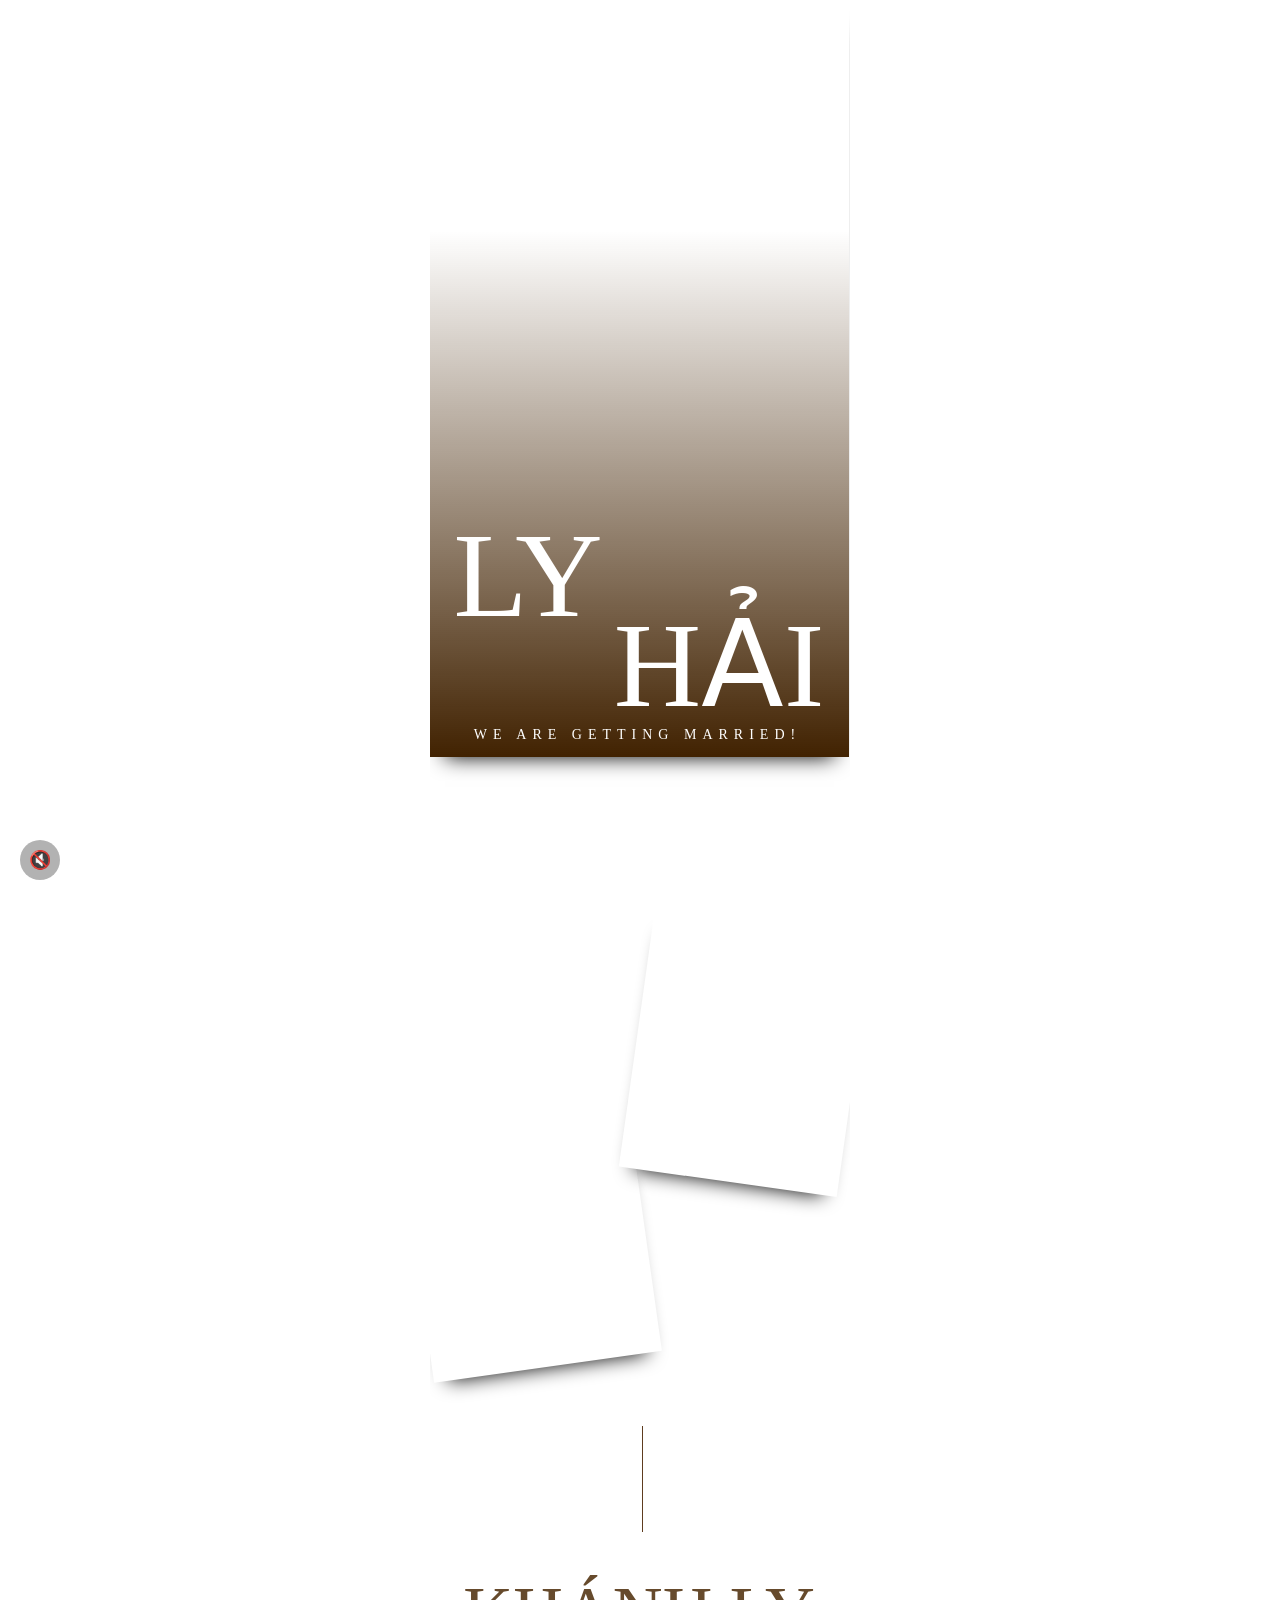
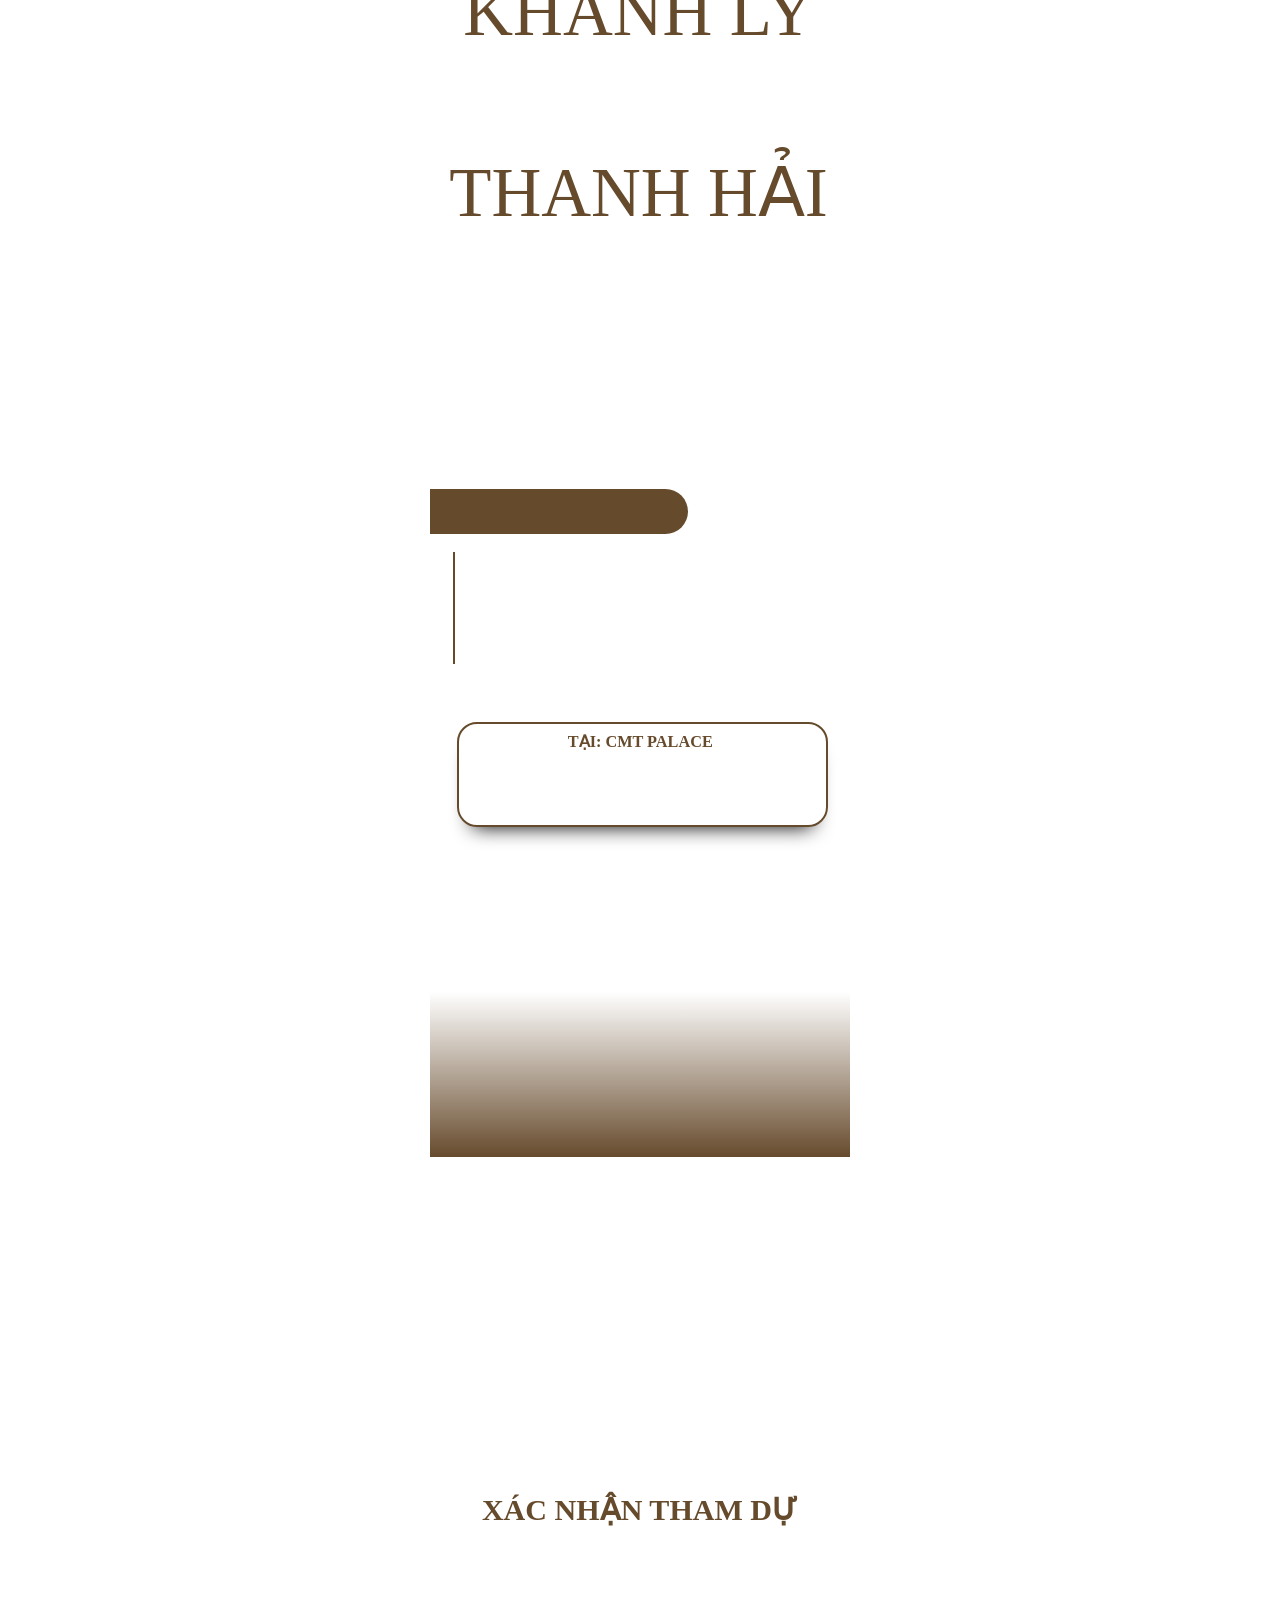
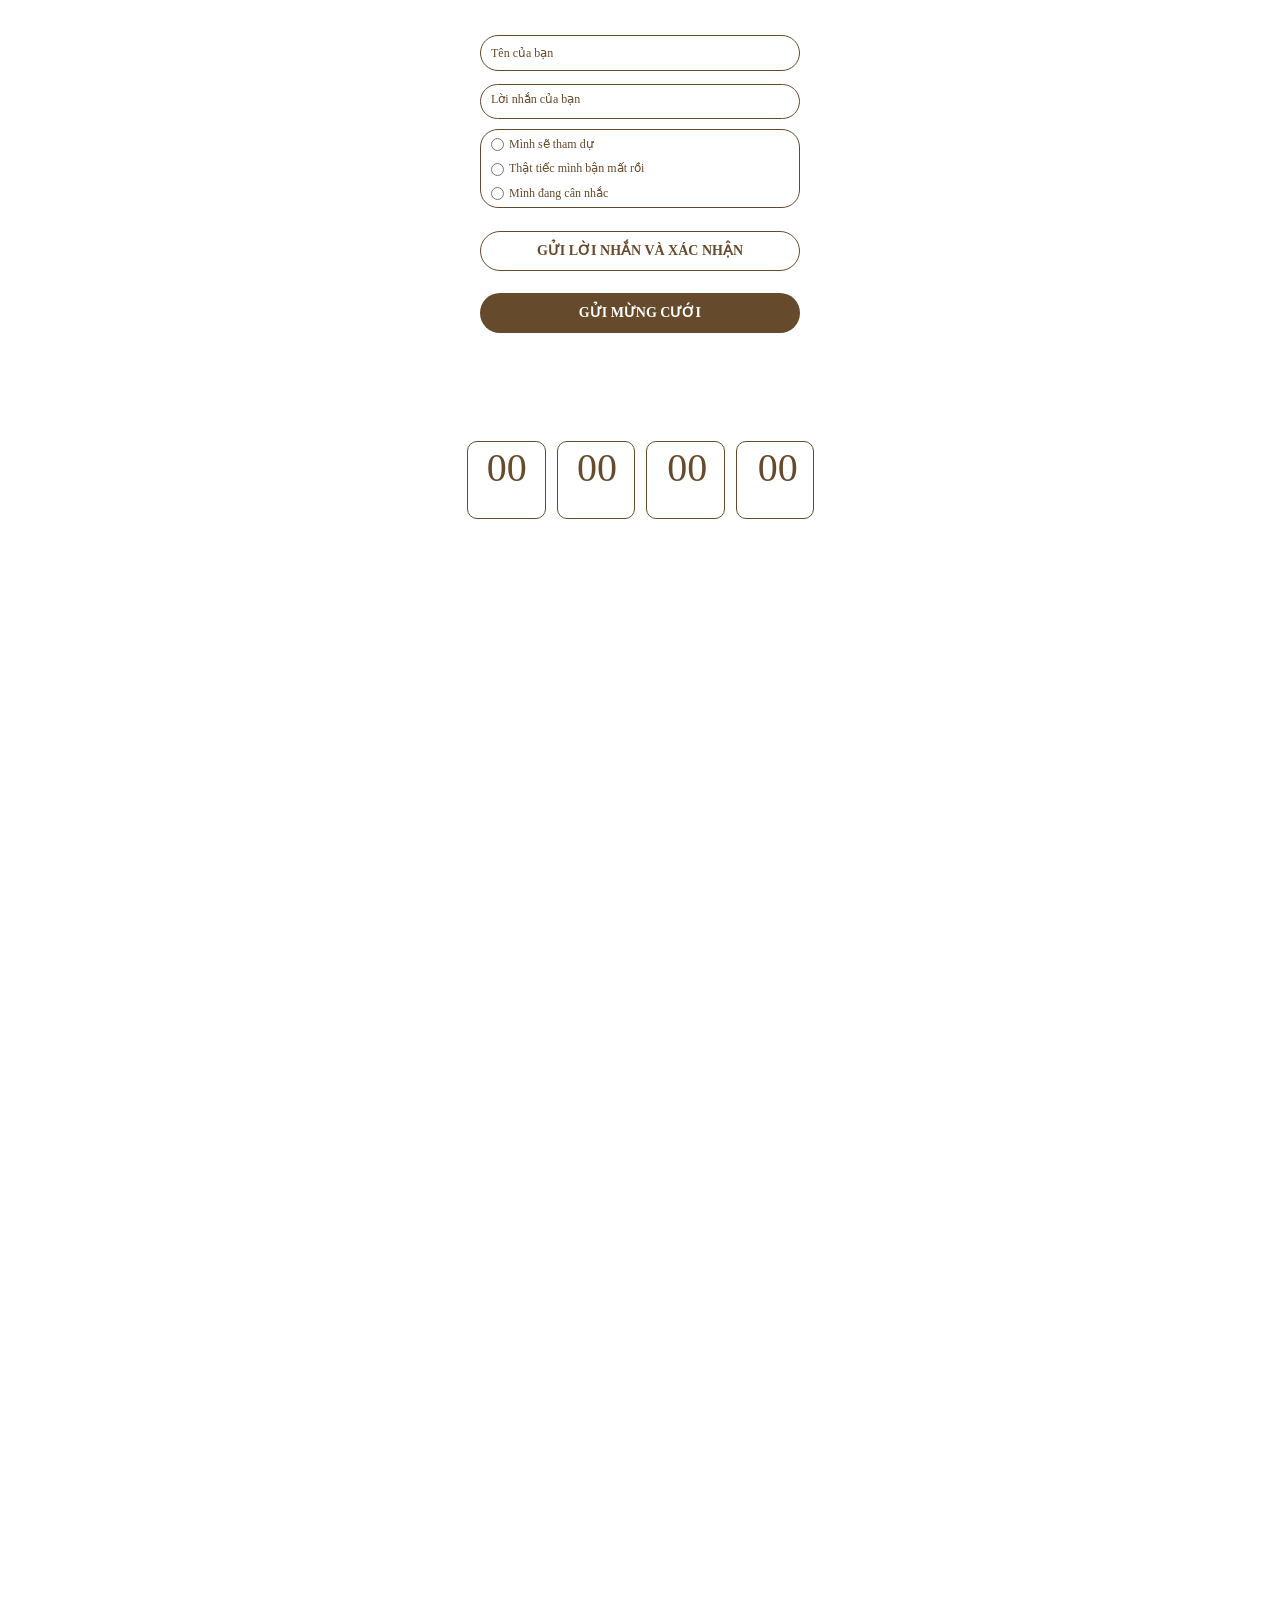
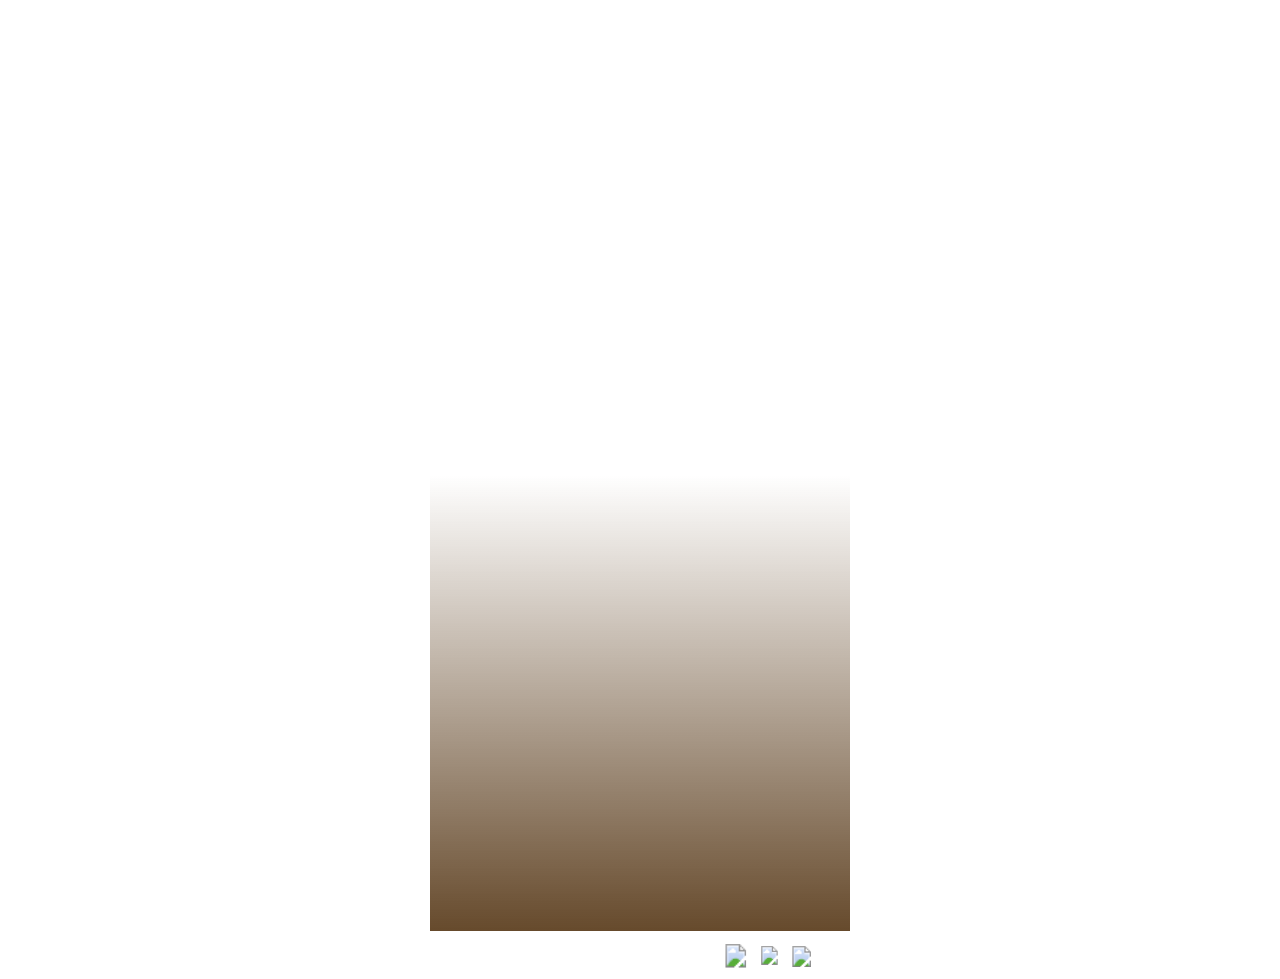
<file: raw_site.html>
<!DOCTYPE html><html lang="vi"><head><meta charset="UTF-8"><title>Thiệp mời cưới Khánh Ly - Thanh Hải</title><meta http-equiv="Cache-Control" content="no-cache"><meta http-equiv="X-UA-Compatible" content="IE=edge"><meta http-equiv="Expires" content="-1"><meta name="keywords" content=""><meta name="description" content="Wedding Invitation"><meta name='viewport' content='width=device-width, initial-scale=1' /><script type='text/javascript'>window.ladi_viewport=function(b){var a=document;b=b?b:'innerWidth';var c=window[b];var d=true;if(typeof window.ladi_is_desktop=="undefined"||window.ladi_is_desktop==undefined){window.ladi_is_desktop=!d;}var e=960;var f=420;var g='';if(!d){g="width="+e+",user-scalable=no,initial-scale=1.0";}else{var h=1;var i=f;if(i!=c){h=c / i;}g="width="+i+",user-scalable=no,initial-scale="+h+",minimum-scale="+h+",maximum-scale="+h;}var j=a.getElementById("viewport");if(!j){j=a.createElement("meta");j.id="viewport";j.name="viewport";a.head.appendChild(j);}j.setAttribute("content",g);};window.ladi_viewport();window.ladi_fbq_data = [];window.ladi_fbq = function () {window.ladi_fbq_data.push(arguments);};window.ladi_ttq_data = [];window.ladi_ttq = function () {window.ladi_ttq_data.push(arguments);};</script><link rel="canonical" href="https://www.ziuwedding.site/lyhai" /><meta property="og:url" content="https://www.ziuwedding.site/lyhai" /><meta property="og:title" content="Thiệp mời cưới Khánh Ly - Thanh Hải" /><meta property="og:type" content="website" /><meta property="og:image" content="https://static.ladipage.net/649340684a3700001217851c/download-20260105120259-148bh.jpg"><meta property="og:description" content="Wedding Invitation" /><meta name="format-detection" content="telephone=no" /><link rel="dns-prefetch"><link rel="preconnect" href="https://fonts.googleapis.com/" crossorigin><link rel="preconnect" href="https://fonts.gstatic.com/" crossorigin><link rel="preconnect" href="https://w.ladicdn.com/" crossorigin><link rel="preconnect" href="https://s.ladicdn.com/" crossorigin><link rel="preconnect" href="https://api1.ldpform.com/" crossorigin><link rel="preconnect" href="https://a.ladipage.com/" crossorigin><link rel="preconnect" href="https://api.sales.ldpform.net/" crossorigin><link rel="preload" href="https://fonts.googleapis.com/css2?family=Tinos:wght@400;700&family=Dancing+Script:wght@400;700&family=Mulish:wght@400;700&family=Roboto:wght@400;700&family=Source+Sans+Pro:wght@400;700&family=Literata:wght@400;700&display=swap" as="style" onload="this.onload = null; this.rel = 'stylesheet';"><link rel="preload" href="https://w.ladicdn.com/v5/source/ladipagev3.min.js?v=1767760543152" as="script"><style id="style_ladi" type="text/css">a,abbr,acronym,address,applet,article,aside,audio,b,big,blockquote,body,button,canvas,caption,center,cite,code,dd,del,details,dfn,div,dl,dt,em,embed,fieldset,figcaption,figure,footer,form,h1,h2,h3,h4,h5,h6,header,hgroup,html,i,iframe,img,input,ins,kbd,label,legend,li,mark,menu,nav,object,ol,output,p,pre,q,ruby,s,samp,section,select,small,span,strike,strong,sub,summary,sup,table,tbody,td,textarea,tfoot,th,thead,time,tr,tt,u,ul,var,video{margin:0;padding:0;border:0;outline:0;font-size:100%;font:inherit;vertical-align:baseline;box-sizing:border-box;-webkit-font-smoothing:antialiased;-moz-osx-font-smoothing:grayscale}article,aside,details,figcaption,figure,footer,header,hgroup,menu,nav,section{display:block}body{line-height:1}a{text-decoration:none}ol,ul{list-style:none}blockquote,q{quotes:none}blockquote:after,blockquote:before,q:after,q:before{content:'';content:none}table{border-collapse:collapse;border-spacing:0}.ladi-loading{z-index:900000000000;position:fixed;width:100%;height:100%;top:0;left:0;background-color:rgba(0,0,0,.1)}.ladi-loading .loading{width:80px;height:80px;top:0;left:0;bottom:0;right:0;margin:auto;overflow:hidden;position:absolute}.ladi-loading .loading div{position:absolute;width:6px;height:6px;background:#fff;border-radius:50%;animation:ladi-loading 1.2s linear infinite}.ladi-loading .loading div:nth-child(1){animation-delay:0s;top:37px;left:66px}.ladi-loading .loading div:nth-child(2){animation-delay:-.1s;top:22px;left:62px}.ladi-loading .loading div:nth-child(3){animation-delay:-.2s;top:11px;left:52px}.ladi-loading .loading div:nth-child(4){animation-delay:-.3s;top:7px;left:37px}.ladi-loading .loading div:nth-child(5){animation-delay:-.4s;top:11px;left:22px}.ladi-loading .loading div:nth-child(6){animation-delay:-.5s;top:22px;left:11px}.ladi-loading .loading div:nth-child(7){animation-delay:-.6s;top:37px;left:7px}.ladi-loading .loading div:nth-child(8){animation-delay:-.7s;top:52px;left:11px}.ladi-loading .loading div:nth-child(9){animation-delay:-.8s;top:62px;left:22px}.ladi-loading .loading div:nth-child(10){animation-delay:-.9s;top:66px;left:37px}.ladi-loading .loading div:nth-child(11){animation-delay:-1s;top:62px;left:52px}.ladi-loading .loading div:nth-child(12){animation-delay:-1.1s;top:52px;left:62px}@keyframes ladi-loading{0%,100%,20%,80%{transform:scale(1)}50%{transform:scale(1.5)}}.ladipage-message{position:fixed;width:100%;height:100%;top:0;left:0;z-index:10000000000;background:rgba(0,0,0,.3)}.ladipage-message .ladipage-message-box{width:400px;max-width:calc(100% - 50px);height:160px;border:1px solid rgba(0,0,0,.3);background-color:#fff;position:fixed;top:calc(50% - 155px);left:0;right:0;margin:auto;border-radius:10px}.ladipage-message .ladipage-message-box span{display:block;background-color:rgba(6,21,40,.05);color:#000;padding:12px 15px;font-weight:600;font-size:16px;line-height:16px;border-top-left-radius:10px;border-top-right-radius:10px}.ladipage-message .ladipage-message-box .ladipage-message-text{display:-webkit-box;font-size:14px;padding:0 20px;margin-top:16px;line-height:20px;-webkit-line-clamp:3;-webkit-box-orient:vertical;overflow:hidden;text-overflow:ellipsis;word-break:break-word}.ladipage-message .ladipage-message-box .ladipage-message-close{display:block;position:absolute;right:15px;bottom:10px;margin:0 auto;padding:10px 0;border:none;width:80px;text-transform:uppercase;text-align:center;color:#000;background-color:#e6e6e6;border-radius:5px;text-decoration:none;font-size:14px;line-height:14px;font-weight:600;cursor:pointer;outline:0}.lightbox-screen{display:none;position:fixed;width:100%;height:100%;top:0;left:0;bottom:0;right:0;margin:auto;z-index:9000000080;background:rgba(0,0,0,.5)}.lightbox-screen .lightbox-close{position:absolute;z-index:9000000090;cursor:pointer}.lightbox-screen .lightbox-hidden{display:none}.lightbox-screen .lightbox-close{width:16px;height:16px;margin:10px;background-repeat:no-repeat;background-position:center center;background-image:url("data:image/svg+xml;utf8, %3Csvg%20width%3D%2224%22%20height%3D%2224%22%20viewBox%3D%220%200%2024%2024%22%20xmlns%3D%22http%3A%2F%2Fwww.w3.org%2F2000%2Fsvg%22%20fill%3D%22%23fff%22%3E%3Cpath%20fill-rule%3D%22evenodd%22%20clip-rule%3D%22evenodd%22%20d%3D%22M23.4144%202.00015L2.00015%2023.4144L0.585938%2022.0002L22.0002%200.585938L23.4144%202.00015Z%22%3E%3C%2Fpath%3E%3Cpath%20fill-rule%3D%22evenodd%22%20clip-rule%3D%22evenodd%22%20d%3D%22M2.00015%200.585938L23.4144%2022.0002L22.0002%2023.4144L0.585938%202.00015L2.00015%200.585938Z%22%3E%3C%2Fpath%3E%3C%2Fsvg%3E")}*{-webkit-tap-highlight-color:#fff0}body{font-size:12px;-ms-text-size-adjust:none;-moz-text-size-adjust:none;-o-text-size-adjust:none;-webkit-text-size-adjust:none;background-color:#fff}.overflow-hidden{overflow:hidden}.ladi-transition{transition:all 150ms linear 0s}.z-index-1{z-index:1}.opacity-0{opacity:0}.height-0{height:0!important}.pointer-events-none{pointer-events:none}.transition-parent-collapse-height{transition:height 150ms linear 0s}.transition-parent-collapse-top{transition:top 150ms linear 0s}.transition-readmore{transition:height 350ms linear 0s}.transition-collapse{transition:height 150ms linear 0s}body.grab{cursor:grab}.ladi-wraper{width:100%;min-height:100%;overflow:hidden;touch-action:manipulation}.ladi-container{position:relative;margin:0 auto;height:100%}.ladi-overlay{position:absolute;top:0;left:0;height:100%;width:100%;pointer-events:none}.ladi-element{position:absolute}@media (hover: hover) {.ladi-check-hover {opacity: 0;}}.ladi-section {margin: 0 auto;position: relative;}.ladi-section[data-tab-id]{display: none;}.ladi-section.selected[data-tab-id]{display: block;}.ladi-section .ladi-section-background {position: absolute;width: 100%;height: 100%;top: 0;left: 0;pointer-events: none;overflow: hidden;}.ladi-box {position: absolute;width: 100%;height: 100%;overflow: hidden;}#SECTION_POPUP .ladi-container {z-index: 90000070;}#SECTION_POPUP .ladi-container > .ladi-element {z-index: 90000070;position: fixed;display: none;}#SECTION_POPUP .ladi-container > .ladi-element[data-fixed-close="true"] {position: relative !important;}#SECTION_POPUP .ladi-container > .ladi-element.hide-visibility {display: block !important;visibility: hidden !important;}#SECTION_POPUP .popup-close {position: absolute;right: 0px;top: 0px;z-index: 9000000080;cursor: pointer;width: 16px;height: 16px;margin: 10px;background-repeat: no-repeat;background-position: center center;background-image: url("data:image/svg+xml;utf8, %3Csvg%20width%3D%2224%22%20height%3D%2224%22%20viewBox%3D%220%200%2024%2024%22%20xmlns%3D%22http%3A%2F%2Fwww.w3.org%2F2000%2Fsvg%22%20fill%3D%22%23000%22%3E%3Cpath%20fill-rule%3D%22evenodd%22%20clip-rule%3D%22evenodd%22%20d%3D%22M23.4144%202.00015L2.00015%2023.4144L0.585938%2022.0002L22.0002%200.585938L23.4144%202.00015Z%22%3E%3C%2Fpath%3E%3Cpath%20fill-rule%3D%22evenodd%22%20clip-rule%3D%22evenodd%22%20d%3D%22M2.00015%200.585938L23.4144%2022.0002L22.0002%2023.4144L0.585938%202.00015L2.00015%200.585938Z%22%3E%3C%2Fpath%3E%3C%2Fsvg%3E");}.ladi-popup {position: absolute;width: 100%;height: 100%;}.ladi-popup .ladi-popup-background {height: 100%;width: 100%;pointer-events: none;}.ladi-countdown {position: absolute;width: 100%;height: 100%;display: flex;}.ladi-countdown .ladi-countdown-background {position: absolute;width: 100%;height: 100%;top: 0;left: 0;background-size: inherit;background-attachment: inherit;background-origin: inherit;display: table;pointer-events: none;}.ladi-countdown .ladi-countdown-text {position: absolute;width: 100%;height: 100%;text-decoration: inherit;display: table;pointer-events: none;}.ladi-countdown .ladi-countdown-text span {display: table-cell;vertical-align: middle;}.ladi-countdown > .ladi-element {text-decoration: inherit;background-size: inherit;background-attachment: inherit;background-origin: inherit;position: relative;display: inline-block;}.ladi-countdown > .ladi-element:last-child {margin-right: 0px !important;}.ladi-button{position:absolute;width:100%;height:100%;overflow:hidden}.ladi-button:active{transform:translateY(2px);transition:transform .2s linear}.ladi-button .ladi-button-background{height:100%;width:100%;pointer-events:none;transition:inherit}.ladi-button>.ladi-button-headline,.ladi-button>.ladi-button-shape{width:100%!important;height:100%!important;top:0!important;left:0!important;display:table;user-select:none;-webkit-user-select:none;-moz-user-select:none;-ms-user-select:none}.ladi-button>.ladi-button-shape .ladi-shape{margin:auto;top:0;bottom:0}.ladi-button>.ladi-button-headline .ladi-headline{display:table-cell;vertical-align:middle}.ladi-checkout-product-cart-icon .ladi-cart-number{position:absolute;top:-2px;right:-7px;background:#f36e36;text-align:center;min-width:18px;min-height:18px;font-size:12px;font-weight:700;color:#fff;border-radius:100%;z-index:90000000;padding:3px 4px}.ladi-checkout-product-add-to-cart .ladi-button .loading-dots{width:100%;height:100%;top:0;left:0;position:absolute;display:flex;align-items:center;justify-content:center}.ladi-checkout-product-add-to-cart .ladi-button .loading-dots p{display:inline-block;font-size:32px;line-height:1;animation:.6s infinite loading}.ladi-checkout-product-add-to-cart .ladi-button .loading-dots p:first-child{animation-delay:0s}.ladi-checkout-product-add-to-cart .ladi-button .loading-dots p:nth-child(2){animation-delay:.2s}.ladi-checkout-product-add-to-cart .ladi-button .loading-dots p:nth-child(3){animation-delay:.4s}@keyframes loading{0%,100%{opacity:0}50%{opacity:1}}.ladi-form .ladi-form-checkout-bump-offer-check.multiple.checked:before,.ladi-form .ladi-form-checkout-payment-check.multiple.checked:before{--url:url("data:image/svg+xml,%0A%3Csvg%20width%3D%2224%22%20height%3D%2224%22%20viewBox%3D%220%200%2024%2024%22%20fill%3D%22none%22%20xmlns%3D%22http%3A%2F%2Fwww.w3.org%2F2000%2Fsvg%22%3E%0A%3Cpath%20d%3D%22M18.71%207.20998C18.617%207.11625%2018.5064%207.04186%2018.3846%206.99109C18.2627%206.94032%2018.132%206.91418%2018%206.91418C17.868%206.91418%2017.7373%206.94032%2017.6154%206.99109C17.4936%207.04186%2017.383%207.11625%2017.29%207.20998L9.84%2014.67L6.71%2011.53C6.61348%2011.4367%206.49954%2011.3634%206.37468%2011.3142C6.24983%2011.265%206.1165%2011.2409%205.98232%2011.2432C5.84814%2011.2455%205.71573%2011.2743%205.59265%2011.3278C5.46957%2011.3812%205.35824%2011.4585%205.265%2011.555C5.17176%2011.6515%205.09845%2011.7654%205.04924%2011.8903C5.00004%2012.0152%204.97591%2012.1485%204.97823%2012.2827C4.98055%2012.4168%205.00928%2012.5492%205.06277%2012.6723C5.11627%2012.7954%205.19348%2012.9067%205.29%2013L9.13%2016.84C9.22296%2016.9337%209.33356%2017.0081%209.45542%2017.0589C9.57728%2017.1096%209.70799%2017.1358%209.84%2017.1358C9.97201%2017.1358%2010.1027%2017.1096%2010.2246%2017.0589C10.3464%2017.0081%2010.457%2016.9337%2010.55%2016.84L18.71%208.67998C18.8115%208.58634%2018.8925%208.47269%2018.9479%208.34619C19.0033%208.21969%2019.0319%208.08308%2019.0319%207.94498C19.0319%207.80688%2019.0033%207.67028%2018.9479%207.54378C18.8925%207.41728%2018.8115%207.30363%2018.71%207.20998Z%22%20fill%3D%22%231852FA%22%2F%3E%0A%3C%2Fsvg%3E%0A");pointer-events:none;top:-1px;left:-1px;transform:none}.ladi-form,.ladi-form .ladi-form-item-container{position:absolute;width:100%;height:100%}.ladi-form>.ladi-element,.ladi-form>.ladi-element .ladi-form-item-container,.ladi-form>.ladi-element .ladi-form-item-container .ladi-form-item .ladi-form-checkbox-item span[data-checked=true],.ladi-form>.ladi-element .ladi-form-item-container .ladi-form-item .ladi-form-control:not(.ladi-form-control-select){text-transform:inherit;text-decoration:inherit;text-align:inherit;letter-spacing:inherit;color:inherit;background-size:inherit;background-attachment:inherit;background-origin:inherit}.ladi-form .ladi-button>.ladi-button-headline{color:initial;font-size:initial;font-weight:initial;text-transform:initial;text-decoration:initial;font-style:initial;text-align:initial;letter-spacing:initial;line-height:initial}.ladi-form [data-form-checkout-item=bump_offer] .ladi-form-item,.ladi-form>[data-quantity=true] .ladi-form-item-container{overflow:hidden}.ladi-form>.ladi-element .ladi-form-item-container .ladi-form-item{text-transform:inherit;text-decoration:inherit;text-align:inherit;letter-spacing:inherit;color:inherit}.ladi-form>.ladi-element .ladi-form-item-container .ladi-form-item-background{background-size:inherit;background-attachment:inherit;background-origin:inherit}.ladi-form>.ladi-element .ladi-form-item-container .ladi-form-item .ladi-form-control-select{-webkit-appearance:none;-moz-appearance:none;appearance:none;background-size:9px 6px!important;background-position:right .5rem center;background-repeat:no-repeat;padding-right:24px;text-transform:inherit;text-align:inherit;letter-spacing:inherit;color:inherit;background-size:inherit;background-attachment:inherit;background-origin:inherit}.ladi-form>.ladi-element .ladi-form-item-container .ladi-form-item .ladi-form-checkbox-item,.ladi-form>.ladi-element .ladi-form-item-container .ladi-form-item .ladi-form-checkbox-item span[data-checked=false]{text-transform:inherit;text-align:inherit;letter-spacing:inherit;background-size:inherit;background-attachment:inherit;background-origin:inherit;color:inherit}.ladi-form>.ladi-element .ladi-form-item-container .ladi-form-item .ladi-form-control-select-2{width:calc(100% / 2 - 5px);max-width:calc(100% / 2 - 5px);min-width:calc(100% / 2 - 5px)}.ladi-form>.ladi-element .ladi-form-item-container .ladi-form-item .ladi-form-control-select-2:nth-child(3),.ladi-form>.ladi-element .ladi-form-item-container .ladi-form-item .ladi-form-control-select-3:nth-child(3),.ladi-form>.ladi-element .ladi-form-item-container .ladi-form-item .ladi-form-control-select-3:nth-child(4){margin-left:7.5px}.ladi-form>.ladi-element .ladi-form-item-container .ladi-form-item .ladi-form-control-select-3{width:calc(100% / 3 - 5px);max-width:calc(100% / 3 - 5px);min-width:calc(100% / 3 - 5px)}.ladi-form>.ladi-element .ladi-form-item-container .ladi-form-item .ladi-form-control-select option{color:initial}.ladi-form>.ladi-element .ladi-form-item-container .ladi-form-item .ladi-form-control-select:not([data-selected=""]){text-decoration:inherit}.ladi-form>.ladi-element .ladi-form-item-container .ladi-form-item .ladi-form-checkbox-item{text-decoration:inherit;vertical-align:middle}.ladi-form>.ladi-element .ladi-form-item-container .ladi-form-item .ladi-form-checkbox-box-item{display:inline-block;width:fit-content}.ladi-form>.ladi-element .ladi-form-item-container .ladi-form-item .ladi-form-checkbox-item span{user-select:none;-webkit-user-select:none;-moz-user-select:none;-ms-user-select:none}.ladi-form .ladi-form-item-title-value{font-weight:700;word-break:break-word}.ladi-form .ladi-form-label-container{position:relative;width:100%}.ladi-form .ladi-form-control-file{background-repeat:no-repeat;background-position:calc(100% - 5px) center}.ladi-form .ladi-form-label-container .ladi-form-label-item{display:inline-block;cursor:pointer;position:relative;border-radius:0!important;user-select:none;-webkit-user-select:none;-moz-user-select:none;-ms-user-select:none}.ladi-form .ladi-form-label-container .ladi-form-label-item.image{background-size:cover;background-repeat:no-repeat;background-position:center}.ladi-form .ladi-form-label-container .ladi-form-label-item.no-value{display:none!important}.ladi-form .ladi-form-label-container .ladi-form-label-item.text.disabled{opacity:.35}.ladi-form .ladi-form-label-container .ladi-form-label-item.image.disabled{opacity:.2}.ladi-form .ladi-form-label-container .ladi-form-label-item.color.disabled{opacity:.15}.ladi-form .ladi-form-label-container .ladi-form-label-item.selected:before{content:'';width:0;height:0;bottom:-1px;right:-1px;position:absolute;border-width:0 0 15px 15px;border-color:transparent;border-style:solid}.ladi-form .ladi-form-label-container .ladi-form-label-item.selected:after{content:'';background-image:url("data:image/svg+xml;utf8,%3Csvg xmlns='http://www.w3.org/2000/svg' enable-background='new 0 0 12 12' viewBox='0 0 12 12' x='0' fill='%23fff' y='0'%3E%3Cg%3E%3Cpath d='m5.2 10.9c-.2 0-.5-.1-.7-.2l-4.2-3.7c-.4-.4-.5-1-.1-1.4s1-.5 1.4-.1l3.4 3 5.1-7c .3-.4 1-.5 1.4-.2s.5 1 .2 1.4l-5.7 7.9c-.2.2-.4.4-.7.4 0-.1 0-.1-.1-.1z'%3E%3C/path%3E%3C/g%3E%3C/svg%3E");background-repeat:no-repeat;background-position:bottom right;width:7px;height:7px;bottom:0;right:0;position:absolute}.ladi-form .ladi-form-item{width:100%;height:100%;position:absolute}.ladi-form .ladi-form-item-background{position:absolute;width:100%;height:100%;top:0;left:0;pointer-events:none}.ladi-form .ladi-form-item.ladi-form-checkbox{height:auto;padding:0 5px}.ladi-form .ladi-form-item .ladi-form-control{background-color:transparent;min-width:100%;min-height:100%;max-width:100%;max-height:100%;width:100%;height:100%;padding:0 5px;color:inherit;font-size:inherit;border:none}.ladi-form .ladi-form-item.ladi-form-checkbox.ladi-form-checkbox-vertical .ladi-form-checkbox-item{margin-top:0!important;margin-left:0!important;margin-right:0!important;display:flex;align-items:center;border:none}.ladi-form .ladi-form-item.ladi-form-checkbox.ladi-form-checkbox-horizontal .ladi-form-checkbox-item{margin-top:0!important;margin-left:0!important;margin-right:10px!important;display:inline-flex;align-items:center;border:none;position:relative}.ladi-form .ladi-form-item.ladi-form-checkbox .ladi-form-checkbox-item input{margin-right:5px;display:block}.ladi-form .ladi-form-item.ladi-form-checkbox .ladi-form-checkbox-item span{cursor:default;word-break:break-word}.ladi-form .ladi-form-item textarea.ladi-form-control{resize:none;padding:5px}.ladi-form .ladi-button{cursor:pointer}.ladi-form .ladi-button .ladi-headline{cursor:pointer;user-select:none}.ladi-form .ladi-element .ladi-form-otp::-webkit-inner-spin-button,.ladi-form .ladi-element .ladi-form-otp::-webkit-outer-spin-button{-webkit-appearance:none;margin:0}.ladi-form .ladi-element .ladi-form-item .button-get-code{display:none;position:absolute;right:0;top:0;bottom:0;margin:auto 0;line-height:initial;padding:5px 10px;height:max-content;cursor:pointer;user-select:none;-webkit-user-select:none;-moz-user-select:none;-ms-user-select:none}.ladi-form .ladi-element .ladi-form-item .button-get-code.hide-visibility{display:block!important;visibility:hidden!important}.ladi-form .ladi-form-checkout-bump-offer-product.option-2,.ladi-form .ladi-form-item.otp-resend .button-get-code,.ladi-form [data-form-checkout-item=payment] .ladi-form-checkout-payment-content div>span{display:block}.ladi-form .ladi-form-item.otp-countdown:before{content:attr(data-countdown-time) "s";position:absolute;top:0;bottom:0;margin:auto 0;height:max-content;line-height:initial}.ladi-form [data-variant=true] select option[disabled]{background:#fff;color:#b8b8b8!important}.ladi-google-recaptcha-checkbox{position:absolute;display:inline-block;transform:translateY(-100%);margin-top:-5px;z-index:90000010}.ladi-element[data-form-checkout-item]{padding:0}.ladi-form .ladi-form-checkout-title{margin-bottom:8px}.ladi-form .ladi-element[data-form-checkout-item] .ladi-form-item,.ladi-form .ladi-element[data-form-checkout-item] .ladi-form-item-container{height:auto!important;position:unset!important}.ladi-form .ladi-form-checkout-box{gap:12px;display:flex;flex-flow:column;margin:8px 12px;margin-top:14px!important;padding-bottom:14px;border-left:none!important;border-right:none!important;border-top:none!important;border-radius:0!important}.ladi-form .ladi-form-checkout-box:last-child{border:none!important;padding-bottom:4px}.ladi-form .ladi-form-checkout-box:first-child,.ladi-form .ladi-form-checkout-bump-offer-product .item-product:first-child{margin-top:0}.ladi-form .ladi-form-checkout-payment-item{display:flex;flex-flow:row;gap:12px;align-items:center;--check-size:18px;--width-quantity:65px}.ladi-form .ladi-form-checkout-payment-check{--border-size:1px;width:var(--check-size);height:var(--check-size);flex:0 0 var(--check-size);border:var(--border-size) solid;border-radius:100%;display:block;position:relative}.ladi-form .ladi-form-checkout-payment-check.checked:before{content:"";width:calc(var(--check-size)/ 2);height:calc(var(--check-size)/ 2);border-radius:inherit;display:block;position:absolute;top:0;left:0;transform:translate(calc(50% - var(--border-size)),calc(50% - var(--border-size)))}.ladi-form .ladi-form-checkout-bump-offer-check.multiple,.ladi-form .ladi-form-checkout-payment-check.multiple{border-radius:4px}.ladi-form .ladi-form-checkout-payment-check.multiple.checked:before{content:"";-webkit-mask-image:var(--url);mask-image:var(--url);width:var(--check-size);height:var(--check-size);-webkit-mask-size:var(--check-size);mask-size:var(--check-size);background-color:#fff;position:absolute}.ladi-form .ladi-form-checkout-payment-content,.ladi-form .ladi-form-checkout-product-content{display:flex;flex-flow:row;--gap:10px;gap:var(--gap);align-items:center;width:calc(100% - var(--width-quantity) - var(--check-size) - var(--gap) * 2)}.ladi-form .ladi-form-checkout-payment-content img,.ladi-form .ladi-form-checkout-product-content img{width:36px;max-height:36px;border-radius:4px}.ladi-form .ladi-form-checkout-payment-content div,.ladi-form .ladi-form-checkout-product-content div{display:flex;flex-flow:column}.ladi-form .ladi-form-checkout-payment-content div>span,.ladi-form .ladi-form-checkout-product-content div>span{font-size:inherit}.ladi-form .ladi-form-checkout-payment-content div>span.small,.ladi-form .ladi-form-checkout-product-content div>span.small{font-size:80%;opacity:.8}.ladi-form .ladi-form-checkout-payment-content div .price.price-compare,.ladi-form .ladi-form-checkout-product-content div .price.price-compare{display:flex;align-items:center;gap:8px;flex-direction:row!important}.ladi-form .ladi-form-checkout-payment-quantity,.ladi-form .ladi-form-checkout-product-quantity{position:relative;--icon-size:calc(var(--check-size) * 0.8)}.ladi-form .ladi-form-checkout-payment-quantity input,.ladi-form .ladi-form-checkout-product-quantity input{padding:4px calc(var(--check-size)) 4px 8px;border-radius:8px;position:relative;width:var(--width-quantity);min-height:34px;border:1px solid;background-color:transparent;top:0;left:0;display:block}.ladi-form .ladi-form-checkout-payment-quantity input::-webkit-inner-spin-button,.ladi-form .ladi-form-checkout-payment-quantity input::-webkit-outer-spin-button{-webkit-appearance:none;margin:0}.ladi-form .ladi-form-checkout-payment-quantity .up{width:var(--icon-size);height:var(--icon-size);top:-1px;right:5px;cursor:pointer;display:block;position:absolute}.ladi-form .ladi-form-checkout-payment-quantity .up:before{content:'';--url:url("data:image/svg+xml,%3Csvg%20width%3D%2216%22%20height%3D%2216%22%20viewBox%3D%220%200%2016%2016%22%20fill%3D%22none%22%20xmlns%3D%22http%3A%2F%2Fwww.w3.org%2F2000%2Fsvg%22%3E%3Cpath%20fill-rule%3D%22evenodd%22%20clip-rule%3D%22evenodd%22%20d%3D%22M3.14645%206.14645C3.34171%205.95118%203.65829%205.95118%203.85355%206.14645L8%2010.2929L12.1464%206.14645C12.3417%205.95118%2012.6583%205.95118%2012.8536%206.14645C13.0488%206.34171%2013.0488%206.65829%2012.8536%206.85355L8.35355%2011.3536C8.15829%2011.5488%207.84171%2011.5488%207.64645%2011.3536L3.14645%206.85355C2.95118%206.65829%202.95118%206.34171%203.14645%206.14645Z%22%20fill%3D%22black%22%20transform%3D%22rotate(180%208%208)%22%2F%3E%3C%2Fsvg%3E");-webkit-mask-image:var(--url);mask-image:var(--url);display:block;position:absolute;width:var(--icon-size);height:var(--icon-size);pointer-events:none;top:4px;left:2px;-webkit-mask-size:var(--icon-size);mask-size:var(--icon-size)}.ladi-form .ladi-form-checkout-payment-quantity .down{width:var(--icon-size);height:var(--icon-size);right:5px;cursor:pointer;display:block;position:absolute;bottom:3px}.ladi-form .ladi-form-checkout-payment-quantity .down:before{content:'';--url:url("data:image/svg+xml,%3Csvg%20width%3D%2216%22%20height%3D%2216%22%20viewBox%3D%220%200%2016%2016%22%20fill%3D%22none%22%20xmlns%3D%22http%3A%2F%2Fwww.w3.org%2F2000%2Fsvg%22%3E%0A%3Cpath%20fill-rule%3D%22evenodd%22%20clip-rule%3D%22evenodd%22%20d%3D%22M3.14645%206.14645C3.34171%205.95118%203.65829%205.95118%203.85355%206.14645L8%2010.2929L12.1464%206.14645C12.3417%205.95118%2012.6583%205.95118%2012.8536%206.14645C13.0488%206.34171%2013.0488%206.65829%2012.8536%206.85355L8.35355%2011.3536C8.15829%2011.5488%207.84171%2011.5488%207.64645%2011.3536L3.14645%206.85355C2.95118%206.65829%202.95118%206.34171%203.14645%206.14645Z%22%20fill%3D%22black%22%2F%3E%0A%3C%2Fsvg%3E");-webkit-mask-image:var(--url);mask-image:var(--url);display:block;position:absolute;width:var(--icon-size);height:var(--icon-size);pointer-events:none;left:2px;-webkit-mask-size:var(--icon-size);mask-size:var(--icon-size)}.ladi-form [data-form-checkout-item=payment] .ladi-form-item{display:table}.ladi-form [data-form-checkout-item=payment] .ladi-form-item .ladi-form-checkout-payment-content{width:calc(100% - 18px)}.ladi-form [data-form-checkout-item=payment] .ladi-form-item .ladi-form-checkout-payment-content div{display:table-cell;vertical-align:middle;padding:0 6px;cursor:pointer;width:100%;position:relative}.ladi-form [data-form-checkout-item=payment] .ladi-form-item .ladi-form-checkout-payment-content div.arrow:before{content:'';--url:url("data:image/svg+xml,%3Csvg%20width%3D%2216%22%20height%3D%2216%22%20viewBox%3D%220%200%2016%2016%22%20fill%3D%22none%22%20xmlns%3D%22http%3A%2F%2Fwww.w3.org%2F2000%2Fsvg%22%3E%0A%3Cpath%20fill-rule%3D%22evenodd%22%20clip-rule%3D%22evenodd%22%20d%3D%22M6.14645%203.14645C6.34171%202.95118%206.65829%202.95118%206.85355%203.14645L11.3536%207.64645C11.5488%207.84171%2011.5488%208.15829%2011.3536%208.35355L6.85355%2012.8536C6.65829%2013.0488%206.34171%2013.0488%206.14645%2012.8536C5.95118%2012.6583%205.95118%2012.3417%206.14645%2012.1464L10.2929%208L6.14645%203.85355C5.95118%203.65829%205.95118%203.34171%206.14645%203.14645Z%22%20fill%3D%22black%22%2F%3E%0A%3C%2Fsvg%3E");-webkit-mask-image:var(--url);mask-image:var(--url);position:absolute;width:20px;height:20px;top:0;right:0;bottom:0;display:block;margin:auto;-webkit-mask-size:100%;mask-size:100%}.ladi-form [data-form-checkout-item=total_price]{display:flex;flex-flow:column;gap:3px;justify-content:center}.ladi-form [data-form-checkout-item=total_price] .line{display:inline-flex;justify-content:space-between;align-items:center}.ladi-form [data-form-checkout-item=total_price] .title-number-price.big,.ladi-form [data-form-checkout-item=total_price] .title-price.big{font-weight:700;font-size:130%}.ladi-form [data-form-checkout-item=total_price] .title-number-price{font-size:115%}.ladi-form [data-form-checkout-item=total_price] .space{border-top:1px solid;margin:15px 0 10px}.ladi-form .ladi-form-checkout-bump-offer-checkbox{display:flex;flex-flow:row;gap:8px;padding:8px;margin:12px 8px 0;border-radius:8px;align-items:center;--check-size-bumpoffer:18px;--width-quantity-bumpoffer:60px}.ladi-form .ladi-form-checkout-bump-offer-checkbox.checkbox-bump-offer-1{background-color:#3c72f9;margin:0}.ladi-form .ladi-form-checkout-bump-offer-checkbox.checkbox-bump-offer-1 p{color:#fff}.ladi-form .ladi-form-checkout-bump-offer-checkbox.checkbox-bump-offer-2{background-color:#fde298;margin:12px 0 4px}.ladi-form .ladi-form-checkout-bump-offer-checkbox.checkbox-bump-offer-3{background-color:#f3f4f5;margin:8px 0 0;padding:4px 8px;width:max-content}.ladi-form .ladi-form-checkout-bump-offer-checkbox.checkbox-bump-offer-3 .ladi-form-checkout-bump-offer-check{width:12px;height:12px;flex:0 0 12px}.ladi-form .ladi-form-checkout-bump-offer-check{--border-size:1px;width:var(--check-size-bumpoffer);height:var(--check-size-bumpoffer);flex:0 0 var(--check-size-bumpoffer);border:var(--border-size) solid #cfd3d8;background-color:#fff;border-radius:100%;display:block;position:relative}.ladi-form .ladi-form-checkout-bump-offer-check.checked:before{content:"";width:calc(var(--check-size-bumpoffer)/ 2);height:calc(var(--check-size-bumpoffer)/ 2);border-radius:inherit;display:block;position:absolute;top:0;left:0;transform:translate(calc(50% - var(--border-size)),calc(50% - var(--border-size)))}.ladi-form .ladi-form-checkout-bump-offer-check.multiple.checked:before{content:"";-webkit-mask-image:var(--url);mask-image:var(--url);width:var(--check-size-bumpoffer);height:var(--check-size-bumpoffer);-webkit-mask-size:var(--check-size-bumpoffer);mask-size:var(--check-size-bumpoffer);background-color:#000;position:absolute}.ladi-form .ladi-form-checkout-bump-offer-checkbox.checkbox-bump-offer-3 .ladi-form-checkout-bump-offer-check.multiple.checked:before{top:-5px;left:-3px}.ladi-form .ladi-form-checkout-bump-offer-product{display:flex;flex-flow:row;gap:16px;margin:8px 12px;align-items:center;border-left:none!important;border-right:none!important;border-top:none!important;border-radius:0!important}.ladi-form .ladi-form-checkout-bump-offer-product.option-1{display:block!important;padding-bottom:8px}.ladi-form .ladi-form-item:last-child .ladi-form-checkout-bump-offer-product{border:none!important}.ladi-form .ladi-form-checkout-bump-offer-product .item-product{display:flex;gap:16px;align-items:flex-start;margin-top:16px;margin-bottom:12px}.ladi-form .ladi-form-checkout-bump-offer-product .item-product:last-child{margin-bottom:0}.ladi-form .ladi-form-checkout-bump-offer-product .item-product img{width:48px;height:48px;border-radius:4px;overflow:hidden}.ladi-form .ladi-form-checkout-bump-offer-product .item-product .item-product-title{font-size:90%;opacity:.6}.ladi-form .ladi-form-checkout-bump-offer-product .item-product .item-product-description{color:#9fa7b1;text-overflow:ellipsis;overflow:hidden;-webkit-line-clamp:2;display:-webkit-box;-webkit-box-orient:vertical}.ladi-form .ladi-form-checkout-bump-offer-product .item-detail{display:flex;flex-direction:column}.ladi-form .ladi-form-checkout-bump-offer-product .item-detail .shock-promotion-label{background-color:#ef9300;width:max-content;border-radius:4px;padding:2px 8px;color:#fff;margin-bottom:4px;font-weight:600}.ladi-form .ladi-form-checkout-bump-offer-product .item-detail .pr-name{font-weight:400;font-size:120%;line-height:1.4}.ladi-form .ladi-form-checkout-bump-offer-product .item-detail .pr-price{font-weight:400;line-height:1.4}.ladi-form .ladi-form-checkout-bump-offer-product .item-detail span a{text-decoration:line-through;opacity:.6}.ladi-form .ladi-form-checkout-bump-offer-product .item-detail .special{background-color:#e01a1a;padding:2px 8px;margin-right:6px;color:#fff;border-radius:4px;font-size:80%}.ladi-form [data-form-checkout-item=coupon_code] .content-discount-block{padding:12px;border-radius:4px;display:flex;align-items:center;justify-content:space-between}.ladi-form [data-form-checkout-item=coupon_code] .ladi-form-item{display:flex;align-items:center;justify-content:space-between}.ladi-form [data-form-checkout-item=coupon_code] .content-discount-block .title{display:flex;align-items:center;gap:8px}.ladi-form [data-form-checkout-item=coupon_code] .content-discount-block .placeholder span,.ladi-form [data-form-checkout-item=coupon_code] .content-discount-block .title span{font-weight:400;font-size:100%;line-height:1.4}.ladi-form [data-form-checkout-item=coupon_code] .content-discount-block .title i{width:16px;height:16px;mask-image:url(https://w.ladicdn.com/ladiui/icons/ldicon-discount-coupon.svg);display:inline-block;mask-size:cover}.ladi-form [data-form-checkout-item=coupon_code] .content-discount-block .placeholder{display:flex;align-items:center;gap:8px;cursor:pointer}.ladi-form [data-form-checkout-item=coupon_code] .content-discount-block .placeholder i{width:16px;height:16px;mask-image:url(https://w.ladicdn.com/ladiui/icons/new-ldicon-arrow-left.svg);display:inline-block;mask-size:cover;background-color:#6d6d6d!important}.ladi-group {position: absolute;width: 100%;height: 100%;}.ladi-shape {position: absolute;width: 100%;height: 100%;pointer-events: none;}.ladi-shape .ladi-cart-number {position: absolute;top: -2px;right: -7px;background: #f36e36;text-align: center;width: 18px;height: 18px;line-height: 18px;font-size: 12px;font-weight: bold;color: #fff;border-radius: 100%;}.ladi-image {position: absolute;width: 100%;height: 100%;overflow: hidden;}.ladi-image .ladi-image-background {background-repeat: no-repeat;background-position: left top;background-size: cover;background-attachment: scroll;background-origin: content-box;position: absolute;margin: 0 auto;width: 100%;height: 100%;pointer-events: none;} .ladi-headline {width: 100%;display: inline-block;word-break: break-word;background-size: cover;background-position: center center;}.ladi-headline a {text-decoration: underline;} .ladi-paragraph {width: 100%;display: inline-block;word-break: break-word;}.ladi-paragraph a {text-decoration: underline;}.ladi-line {position: relative;}.ladi-line .ladi-line-container {border-bottom: 0 !important;border-right: 0 !important;width: 100%;height: 100%;}a[data-action] {user-select: none;-webkit-user-select: none;-moz-user-select: none;-ms-user-select: none;cursor: pointer;}a:visited {color: inherit;}a:link {color: inherit;}[data-opacity="0"] {opacity: 0;}[data-hidden="true"] {display: none;}[data-action="true"] {cursor: pointer;}.ladi-hidden {display: none;}.ladi-animation-hidden {visibility: hidden !important;opacity: 0 !important;}.element-click-selected {cursor: pointer;}.is-2nd-click {cursor: pointer;}.ladi-button-shape.is-2nd-click, .ladi-accordion-shape.is-2nd-click {z-index: 3;}.backdrop-popup {display: none;position: fixed;top: 0;left: 0;right: 0;bottom: 0;z-index: 90000060;}.backdrop-dropbox {display: none;position: fixed;top: 0;left: 0;right: 0;bottom: 0;z-index: 90000040;}.ladi-lazyload {background-image: none !important;}.ladi-list-paragraph ul li.ladi-lazyload:before {background-image: none !important;}#BODY_BACKGROUND {position: fixed;pointer-events: none;top: 0;left: 0;right: 0;margin: 0 auto;height: 100vh !important;}.ladi-element.ladi-auto-scroll {overflow-x: auto;overflow-y: hidden;width: 100% !important;left: 0 !important;-webkit-overflow-scrolling: touch;}[data-hint]:not([data-timeout-id-copied]):before, [data-hint]:not([data-timeout-id-copied]):after {display: none !important;}.ladi-section.ladi-auto-scroll {overflow-x: auto;overflow-y: hidden;-webkit-overflow-scrolling: touch;}</style><style type="text/css" id="style_animation">@media (min-width: 768px) {#HEADLINE15, #HEADLINE19, #HEADLINE56, #IMAGE85, #HEADLINE57, #HEADLINE58, #HEADLINE37, #HEADLINE24, #PARAGRAPH31, #PARAGRAPH28, #PARAGRAPH27, #HEADLINE114, #IMAGE80, #IMAGE78, #IMAGE77, #PARAGRAPH54, #HEADLINE300, #PARAGRAPH55, #PARAGRAPH56, #PARAGRAPH57, #PARAGRAPH58, #PARAGRAPH59, #HEADLINE308, #HEADLINE312, #HEADLINE313, #HEADLINE314, #HEADLINE315, #HEADLINE321, #HEADLINE322, #HEADLINE323, #HEADLINE324, #HEADLINE328, #HEADLINE338, #HEADLINE339, #HEADLINE340, #HEADLINE341, #HEADLINE342, #HEADLINE343, #HEADLINE344, #HEADLINE345, #HEADLINE346, #HEADLINE347, #HEADLINE348, #HEADLINE349, #HEADLINE350, #IMAGE230, #IMAGE231, #HEADLINE353, #PARAGRAPH60, #BUTTON36, #PARAGRAPH61, #IMAGE233, #IMAGE234, #IMAGE235, #BOX80, #BOX81, #BOX82, #HEADLINE358 {opacity: 0 !important; pointer-events: none !important;}}@media (max-width: 767px) {#HEADLINE15, #HEADLINE19, #HEADLINE56, #IMAGE85, #HEADLINE57, #HEADLINE58, #HEADLINE110, #HEADLINE37, #HEADLINE24, #PARAGRAPH31, #PARAGRAPH28, #PARAGRAPH27, #HEADLINE114, #BOX43, #IMAGE80, #IMAGE78, #IMAGE77, #PARAGRAPH54, #HEADLINE261, #IMAGE190, #IMAGE192, #BOX47, #HEADLINE300, #PARAGRAPH55, #PARAGRAPH56, #PARAGRAPH57, #PARAGRAPH58, #PARAGRAPH59, #GROUP136, #HEADLINE308, #HEADLINE307, #HEADLINE310, #HEADLINE311, #GROUP140, #HEADLINE312, #HEADLINE313, #GROUP142, #HEADLINE314, #HEADLINE315, #GROUP144, #HEADLINE321, #HEADLINE322, #HEADLINE323, #HEADLINE324, #HEADLINE325, #HEADLINE327, #HEADLINE328, #HEADLINE338, #HEADLINE339, #HEADLINE340, #HEADLINE341, #HEADLINE342, #BUTTON33, #HEADLINE343, #HEADLINE344, #HEADLINE345, #HEADLINE346, #HEADLINE347, #HEADLINE348, #HEADLINE349, #HEADLINE350, #IMAGE230, #IMAGE231, #PARAGRAPH60, #BUTTON36, #PARAGRAPH61, #IMAGE233, #IMAGE234, #IMAGE235, #BOX80, #BOX81, #BOX82, #HEADLINE358 {opacity: 0 !important; pointer-events: none !important;}}</style><style id="style_page" type="text/css">body {direction: ltr;}.ladi-wraper {margin: 0 auto; width: 420px;}@font-face {font-family: "SWwZXJpYWxTYJpcHQtUmVndWxhcidGY";src: url("https://w.ladicdn.com/649340684a3700001217851c/imperialscript-regular-20250218132239-1whb5.ttf") format("truetype");}@font-face {font-family: "VVRNIEFWTyUVEY";src: url("https://w.ladicdn.com/649340684a3700001217851c/utm-avo-20250418075341-itwii.ttf") format("truetype");}@font-face {font-family: "MUZUVlZJUEFsYnJhRGlzcGxheSMaWdodCdGY";src: url("https://w.ladicdn.com/649340684a3700001217851c/1ftvvipalbradisplay-light-20250527041101-zjp2q.ttf") format("truetype");}@font-face {font-family: "TlROIFYyLnRZg";src: url("https://w.ladicdn.com/649340684a3700001217851c/ntn-v2-20250514141132-ljxdl.ttf") format("truetype");}@font-face {font-family: "MUZUViWSVAtQXNraWxvbivdGY";src: url("https://w.ladicdn.com/649340684a3700001217851c/1ftv-vip-askilon-20250527035116-t2uat.otf")}@font-face {font-family: "VVRNIFRJTUVTLlRURg";src: url("https://w.ladicdn.com/649340684a3700001217851c/utm-times-20250418055107-icis3.ttf") format("truetype");}@font-face {font-family: "MUZUViWSVAtQmxhbmstUNyaXBLnRZg";src: url("https://w.ladicdn.com/649340684a3700001217851c/1ftv-vip-blank-script-20250627143017-cmthq.ttf") format("truetype");}@font-face {font-family: "VVRNIFlFTiBUVSUVEY";src: url("https://w.ladicdn.com/649340684a3700001217851c/utm-yen-tu-20250607135348-ed24o.ttf") format("truetype");}@font-face {font-family: "MUZUViWSVAtVFJVElORyPTiUSEUtQlJJREdFLkURg";src: url("https://w.ladicdn.com/649340684a3700001217851c/1ftv-vip-waiting-on-the-bridge-20250815104448-yessg.otf")}@font-face {font-family: "VVRNIFdlZGRpbmcgSyZULnRZg";src: url("https://w.ladicdn.com/649340684a3700001217851c/utm-wedding-kt-20250321035205-zgf_m.ttf") format("truetype");}@font-face {font-family: "SXRhbGlhbmvLVJlZVsYXIudHRm";src: url("https://w.ladicdn.com/649340684a3700001217851c/italianno-regular-20250218140829-vcfbc.ttf") format("truetype");}body {font-family: SWwZXJpYWxTYJpcHQtUmVndWxhcidGY}</style><style id="style_element" type="text/css">#BODY_BACKGROUND,#SECTION_POPUP{height: 0px;}#BODY_BACKGROUND > .ladi-section-background{background-image: url("https://w.ladicdn.com/s768x0/649340684a3700001217851c/nen-be-doc-20250527032724-snv_b.jpg"); background-size: cover; background-origin: content-box; background-position: 50% 0%; background-repeat: repeat; background-attachment: scroll;}#SECTION17{height: 757.101px;}#IMAGE130{width: 419.133px; height: 757.101px;}#IMAGE130,#IMAGE209 > .ladi-image > .ladi-image-background,#BOX55,#HEADLINE312,#BOX56,#IMAGE78 > .ladi-image > .ladi-image-background,#IMAGE80 > .ladi-image > .ladi-image-background,#IMAGE77 > .ladi-image > .ladi-image-background,#IMAGE212 > .ladi-image > .ladi-image-background,#IMAGE226 > .ladi-image > .ladi-image-background,#IMAGE225 > .ladi-image > .ladi-image-background,#BOX43,#HEADLINE354,#HEADLINE261,#IMAGE190 > .ladi-image > .ladi-image-background,#HEADLINE338,#IMAGE223 > .ladi-image > .ladi-image-background,#IMAGE224 > .ladi-image > .ladi-image-background,#BOX53,#IMAGE198 > .ladi-image > .ladi-image-background,#BUTTON_SHAPE32,#HEADLINE307,#FORM_ITEM28,#IMAGE192 > .ladi-image > .ladi-image-background,#HEADLINE345,#IMAGE231,#IMAGE235,#BOX77,#HEADLINE353,#POPUP1,#POPUP13,#IMAGE232 > .ladi-image > .ladi-image-background{top: 0px; left: 0px;}#IMAGE130 > .ladi-image > .ladi-image-background{width: 506.734px; height: 760.101px;top: -3px; left: -42.7548px;background-image: url("https://w.ladicdn.com/s850x1100/649340684a3700001217851c/z7399835460945_2589145c1b2722a1810ab5984422f181-20260105115611-pijur.jpg");}#IMAGE130 > .ladi-image,#BOX78 > .ladi-box,#BUTTON36 > .ladi-button,#BOX80 > .ladi-box,#BOX81 > .ladi-box,#BOX82 > .ladi-box{box-shadow: rgb(0, 0, 0) 0px 15px 20px -15px;}#BOX54{width: 420px; height: 525.802px;top: 231.299px; left: -0.867px;}#BOX54 > .ladi-box,#BOX55 > .ladi-box,#BOX56 > .ladi-box,#BOX45 > .ladi-box,#BOX20 > .ladi-box,#BOX77 > .ladi-box{border-radius: 0px;}#BOX54 > .ladi-box{background-image: linear-gradient(rgba(86, 57, 27, 0), rgb(65, 34, 1)); background-color: initial; background-size: initial; background-origin: initial; background-position: initial; background-repeat: initial; background-attachment: initial;}#BOX54 > .ladi-box,#BOX45 > .ladi-box,#BOX77 > .ladi-box{-webkit-background-clip: initial;}#BOX54 > .ladi-box:hover,#HEADLINE312 > .ladi-headline:hover,#HEADLINE313 > .ladi-headline:hover,#HEADLINE314 > .ladi-headline:hover,#HEADLINE315 > .ladi-headline:hover,#HEADLINE323 > .ladi-headline:hover,#HEADLINE324 > .ladi-headline:hover,#HEADLINE321 > .ladi-headline:hover,#HEADLINE322 > .ladi-headline:hover,#BOX47 > .ladi-box:hover,#BOX30 > .ladi-box:hover,#BOX43 > .ladi-box:hover,#BOX78 > .ladi-box:hover,#HEADLINE261 > .ladi-headline:hover,#HEADLINE276 > .ladi-headline:hover,#HEADLINE277 > .ladi-headline:hover,#HEADLINE278 > .ladi-headline:hover,#HEADLINE279 > .ladi-headline:hover,#HEADLINE280 > .ladi-headline:hover,#HEADLINE262 > .ladi-headline:hover,#HEADLINE263 > .ladi-headline:hover,#HEADLINE264 > .ladi-headline:hover,#HEADLINE265 > .ladi-headline:hover,#HEADLINE266 > .ladi-headline:hover,#HEADLINE267 > .ladi-headline:hover,#HEADLINE268 > .ladi-headline:hover,#HEADLINE269 > .ladi-headline:hover,#HEADLINE270 > .ladi-headline:hover,#HEADLINE271 > .ladi-headline:hover,#HEADLINE272 > .ladi-headline:hover,#HEADLINE273 > .ladi-headline:hover,#HEADLINE274 > .ladi-headline:hover,#HEADLINE275 > .ladi-headline:hover,#HEADLINE281 > .ladi-headline:hover,#HEADLINE282 > .ladi-headline:hover,#HEADLINE283 > .ladi-headline:hover,#HEADLINE284 > .ladi-headline:hover,#HEADLINE285 > .ladi-headline:hover,#HEADLINE286 > .ladi-headline:hover,#HEADLINE287 > .ladi-headline:hover,#HEADLINE288 > .ladi-headline:hover,#HEADLINE289 > .ladi-headline:hover,#HEADLINE290 > .ladi-headline:hover,#HEADLINE291 > .ladi-headline:hover,#HEADLINE292 > .ladi-headline:hover,#HEADLINE293 > .ladi-headline:hover,#HEADLINE294 > .ladi-headline:hover,#HEADLINE295 > .ladi-headline:hover,#HEADLINE296 > .ladi-headline:hover,#HEADLINE297 > .ladi-headline:hover,#HEADLINE298 > .ladi-headline:hover,#HEADLINE299 > .ladi-headline:hover,#IMAGE190:hover > .ladi-image,#BOX68 > .ladi-box:hover,#BOX69 > .ladi-box:hover,#BOX70 > .ladi-box:hover,#BOX71 > .ladi-box:hover,#HEADLINE338 > .ladi-headline:hover,#HEADLINE339 > .ladi-headline:hover,#HEADLINE340 > .ladi-headline:hover,#HEADLINE341 > .ladi-headline:hover,#HEADLINE342 > .ladi-headline:hover,#IMAGE187:hover > .ladi-image,#BOX45 > .ladi-box:hover,#BOX80 > .ladi-box:hover,#BOX81 > .ladi-box:hover,#BOX82 > .ladi-box:hover,#HEADLINE358 > .ladi-headline:hover,#BOX53 > .ladi-box:hover,#HEADLINE307 > .ladi-headline:hover,#HEADLINE308 > .ladi-headline:hover,#BUTTON31 > .ladi-button:hover,#BUTTON_TEXT31 > .ladi-headline:hover,#BOX72 > .ladi-box:hover,#BOX73 > .ladi-box:hover,#BOX74 > .ladi-box:hover,#BOX75 > .ladi-box:hover,#HEADLINE345 > .ladi-headline:hover,#HEADLINE346 > .ladi-headline:hover,#HEADLINE347 > .ladi-headline:hover,#HEADLINE348 > .ladi-headline:hover,#HEADLINE349 > .ladi-headline:hover,#BUTTON33 > .ladi-button:hover,#BUTTON_TEXT33 > .ladi-headline:hover,#BOX20 > .ladi-box:hover,#BOX77 > .ladi-box:hover{opacity: 1;}#HEADLINE310{width: 425px;top: 723.601px; left: -5px;}#HEADLINE310 > .ladi-headline{font-family: VVRNIEFWTyUVEY; font-size: 14px; line-height: 1.6; color: rgb(255, 255, 255); text-transform: uppercase; letter-spacing: 6px; text-align: center;}#HEADLINE310.ladi-animation > .ladi-headline{animation-name: fadeInDown; animation-delay: 0s; animation-duration: 4s; animation-iteration-count: 1;}#HEADLINE110,#PARAGRAPH61,#HEADLINE327,#HEADLINE350,#HEADLINE261,#HEADLINE358,#HEADLINE307,#HEADLINE58{width: 420px;}#HEADLINE110{top: 479.101px; left: -111.867px;}#HEADLINE110 > .ladi-headline,#HEADLINE311 > .ladi-headline{font-family: MUZUViWSVAtQXNraWxvbivdGY; font-size: 121px; line-height: 1.6; color: rgb(255, 255, 255); text-transform: uppercase; text-align: center;}#HEADLINE110.ladi-animation > .ladi-headline,#HEADLINE15.ladi-animation > .ladi-headline,#HEADLINE324.ladi-animation > .ladi-headline,#HEADLINE322.ladi-animation > .ladi-headline,#HEADLINE114.ladi-animation > .ladi-headline,#HEADLINE338.ladi-animation > .ladi-headline,#HEADLINE345.ladi-animation > .ladi-headline,#IMAGE85.ladi-animation > .ladi-image,#HEADLINE343.ladi-animation > .ladi-headline,#IMAGE230.ladi-animation > .ladi-image,#IMAGE233.ladi-animation > .ladi-image,#IMAGE234.ladi-animation > .ladi-image{animation-name: fadeInRight; animation-delay: 0s; animation-duration: 2s; animation-iteration-count: 1;}#HEADLINE311{width: 347px;top: 569.101px; left: 115.5px;}#HEADLINE311.ladi-animation > .ladi-headline,#GROUP140.ladi-animation > .ladi-group{animation-name: fadeInLeft; animation-delay: 0s; animation-duration: 3s; animation-iteration-count: 1;}#IMAGE209,#IMAGE209 > .ladi-image > .ladi-image-background{width: 104px; height: 104px;}#IMAGE209{top: 531.101px; left: 151px;}#IMAGE209 > .ladi-image > .ladi-image-background{background-image: url("https://w.ladicdn.com/s450x450/649340684a3700001217851c/trai-tim-6-20250826162932-fwk2r.png");}#SECTION12{height: 649.801px;}#HEADLINE19,#HEADLINE15{width: 165px;}#HEADLINE19{top: 266.6px; left: -351.384px;}#HEADLINE19 > .ladi-headline,#HEADLINE15 > .ladi-headline{font-family: VVRNIEFWTyUVEY; font-size: 12.35px; font-weight: bold; line-height: 1.6; color: rgb(102, 74, 44); text-transform: uppercase; text-align: center;}#HEADLINE19.ladi-animation > .ladi-headline,#HEADLINE323.ladi-animation > .ladi-headline,#HEADLINE321.ladi-animation > .ladi-headline,#PARAGRAPH31.ladi-animation > .ladi-paragraph,#HEADLINE328.ladi-animation > .ladi-headline,#HEADLINE24.ladi-animation > .ladi-headline,#IMAGE231.ladi-animation > .ladi-image,#IMAGE235.ladi-animation > .ladi-image{animation-name: fadeInLeft; animation-delay: 0s; animation-duration: 2s; animation-iteration-count: 1;}#HEADLINE15{top: 156.6px; left: -322.233px;}#GROUP140,#BOX55{width: 229.701px; height: 272.702px;}#GROUP140{top: 338.258px; left: -15.6468px;}#BOX55 > .ladi-box,#BOX56 > .ladi-box,#BOX30 > .ladi-box,#BOX82 > .ladi-box,#BOX53 > .ladi-box,#POPUP1 > .ladi-popup > .ladi-popup-background,#POPUP13 > .ladi-popup > .ladi-popup-background{background-color: rgb(255, 255, 255);}#BOX55 > .ladi-box{transform: rotate(-8deg); box-shadow: rgb(0, 0, 0) 0px 15px 20px -15px;}#BOX55 > .ladi-box:hover,#BOX56 > .ladi-box:hover{transform: rotate(0deg); opacity: 1;}#IMAGE210{width: 203.517px; height: 238.898px;top: 11.901px; left: 13.0918px;}#IMAGE210 > .ladi-image > .ladi-image-background{width: 209.755px; height: 314.632px;top: -1.993px; left: 0.883px;background-image: url("https://w.ladicdn.com/s550x650/649340684a3700001217851c/z7399826608235_d1603452f7e10331fd3564199c74283d-20260105115607-5mhgw.jpg");}#IMAGE210 > .ladi-image{transform: rotate(-8deg);}#GROUP142{width: 319px; height: 106.521px;top: 449.109px; left: 236.25px;}#GROUP142.ladi-animation > .ladi-group,#HEADLINE261.ladi-animation > .ladi-headline{animation-name: fadeInDown; animation-delay: 1s; animation-duration: 1s; animation-iteration-count: 1;}#HEADLINE312{width: 155px;}#HEADLINE312 > .ladi-headline{font-family: MUZUViWSVAtQmxhbmstUNyaXBLnRZg; font-size: 48px; line-height: 1.7; color: rgb(102, 74, 44); text-align: left;}#HEADLINE312.ladi-animation > .ladi-headline,#HEADLINE314.ladi-animation > .ladi-headline,#HEADLINE307.ladi-animation > .ladi-headline{animation-name: fadeInDown; animation-delay: 1s; animation-duration: 2s; animation-iteration-count: 1;}#HEADLINE313{width: 319px;top: 58.521px; left: 0px;}#HEADLINE313 > .ladi-headline,#HEADLINE315 > .ladi-headline{font-family: MUZUVlZJUEFsYnJhRGlzcGxheSMaWdodCdGY; font-size: 28px; line-height: 1.7; color: rgb(102, 74, 44); text-transform: uppercase; text-align: left;}#HEADLINE313.ladi-animation > .ladi-headline,#BOX80.ladi-animation > .ladi-box{animation-name: fadeInLeft; animation-delay: 1s; animation-duration: 2s; animation-iteration-count: 1;}#HEADLINE314{width: 178px;top: 179.109px; left: -24px;}#HEADLINE314 > .ladi-headline{font-family: MUZUViWSVAtQmxhbmstUNyaXBLnRZg; font-size: 48px; line-height: 1.7; color: rgb(102, 74, 44); text-align: right;}#HEADLINE315{width: 201px;top: 239.72px; left: 21.75px;}#HEADLINE315.ladi-animation > .ladi-headline,#HEADLINE325.ladi-animation > .ladi-headline,#HEADLINE327.ladi-animation > .ladi-headline,#PARAGRAPH55.ladi-animation > .ladi-paragraph,#HEADLINE300.ladi-animation > .ladi-headline,#HEADLINE358.ladi-animation > .ladi-headline{animation-name: fadeInRight; animation-delay: 1s; animation-duration: 2s; animation-iteration-count: 1;}#GROUP144,#BOX56{width: 219.627px; height: 263.441px;}#GROUP144{top: 162.96px; left: 205.81px;}#GROUP144.ladi-animation > .ladi-group{animation-name: fadeInRight; animation-delay: 2s; animation-duration: 3s; animation-iteration-count: 1;}#BOX56 > .ladi-box{transform: rotate(8deg); box-shadow: rgb(0, 0, 0) 0px 15px 20px -15px;}#IMAGE211{width: 194.591px; height: 213.637px;top: 11.7524px; left: 14.518px;}#IMAGE211 > .ladi-image > .ladi-image-background{width: 196.005px; height: 294.007px;top: -6.8972px; left: -0.32187px;background-image: url("https://w.ladicdn.com/s500x600/649340684a3700001217851c/z7399826632765_9d603176ae9d2aa32f3d0cd897a401e1-20260105115611-oll2k.jpg");}#IMAGE211 > .ladi-image{transform: rotate(8deg);}#PARAGRAPH61{top: 29.899px; left: 0px;}#PARAGRAPH61 > .ladi-paragraph{font-family: VVRNIFlFTiBUVSUVEY; font-size: 27px; line-height: 1.3; color: rgb(102, 74, 44); text-align: center;}#PARAGRAPH61.ladi-animation > .ladi-paragraph,#PARAGRAPH27.ladi-animation > .ladi-paragraph,#HEADLINE339.ladi-animation > .ladi-headline,#HEADLINE340.ladi-animation > .ladi-headline,#HEADLINE341.ladi-animation > .ladi-headline,#HEADLINE342.ladi-animation > .ladi-headline,#HEADLINE346.ladi-animation > .ladi-headline,#HEADLINE347.ladi-animation > .ladi-headline,#HEADLINE348.ladi-animation > .ladi-headline,#HEADLINE349.ladi-animation > .ladi-headline,#HEADLINE56.ladi-animation > .ladi-headline,#HEADLINE344.ladi-animation > .ladi-headline,#HEADLINE57.ladi-animation > .ladi-headline{animation-name: fadeInDown; animation-delay: 0s; animation-duration: 2s; animation-iteration-count: 1;}#SECTION2{height: 470.999px;}#SECTION2 > .ladi-section-background{background-size: cover; background-origin: content-box; background-position: 50% 0%; background-repeat: repeat; background-attachment: scroll;}#IMAGE78,#IMAGE78 > .ladi-image > .ladi-image-background,#IMAGE80,#IMAGE80 > .ladi-image > .ladi-image-background{width: 125.819px; height: 188.729px;}#IMAGE78{top: 99.036px; left: -333.819px;}#IMAGE78 > .ladi-image > .ladi-image-background{background-image: url("https://w.ladicdn.com/s450x500/649340684a3700001217851c/3a8fb1745be9437d9512a345e6d5e3fftplv-photomode-image-v1_q70-20250824154501-iojep.jpg");}#IMAGE78 > .ladi-image,#IMAGE80 > .ladi-image,#IMAGE77 > .ladi-image{border-width: 0px; border-radius: 10px; border-style: solid; border-color: rgb(255, 182, 182);}#IMAGE78.ladi-animation > .ladi-image,#HEADLINE37.ladi-animation > .ladi-headline,#PARAGRAPH57.ladi-animation > .ladi-paragraph,#PARAGRAPH58.ladi-animation > .ladi-paragraph,#BOX81.ladi-animation > .ladi-box{animation-name: fadeInLeft; animation-delay: 1s; animation-duration: 1s; animation-iteration-count: 1;}#IMAGE80{top: 99.036px; left: -627.5px;}#IMAGE80 > .ladi-image > .ladi-image-background{background-image: url("https://w.ladicdn.com/s450x500/649340684a3700001217851c/dd498712614547499b8b3345b42528datplv-photomode-image-v1_q70-20250824154505-rpwfa.jpg");}#IMAGE80.ladi-animation > .ladi-image,#PARAGRAPH54.ladi-animation > .ladi-paragraph{animation-name: fadeInRight; animation-delay: 1s; animation-duration: 1s; animation-iteration-count: 1;}#IMAGE77,#IMAGE77 > .ladi-image > .ladi-image-background{width: 160.029px; height: 240.043px;}#IMAGE77{top: 73px; left: -498.014px;}#IMAGE77 > .ladi-image > .ladi-image-background{background-image: url("https://w.ladicdn.com/s500x550/649340684a3700001217851c/ca5b06055c25497d8dd4446e42c3b82btplv-photomode-image-v1_q70-20250824154505-l9oxe.jpg");}#IMAGE77.ladi-animation > .ladi-image,#HEADLINE350.ladi-animation > .ladi-headline{animation-name: pulse; animation-delay: 0s; animation-duration: 2s; animation-iteration-count: 1;}#HEADLINE323,#HEADLINE321{width: 181px;}#HEADLINE323{top: 52.398px; left: 222.75px;}#HEADLINE323 > .ladi-headline,#HEADLINE321 > .ladi-headline{font-family: MUZUViWSVAtQXNraWxvbivdGY; font-size: 15px; font-weight: bold; line-height: 1.6; color: rgb(102, 74, 44); text-align: left;}#HEADLINE324,#HEADLINE322{width: 184px;}#HEADLINE324{top: 52.398px; left: 16.25px;}#HEADLINE324 > .ladi-headline,#HEADLINE322 > .ladi-headline{font-family: MUZUViWSVAtQXNraWxvbivdGY; font-size: 15px; font-weight: bold; line-height: 1.6; color: rgb(102, 74, 44); text-align: right;}#HEADLINE321{top: 27.398px; left: 222.75px;}#HEADLINE322{top: 27.398px; left: 16.25px;}#LINE30{height: 106px;top: 18.898px; left: 203.75px;}#LINE30 > .ladi-line > .ladi-line-container{border-top: 0px !important; border-right: 1px solid rgb(94, 60, 31); border-bottom: 1px solid rgb(94, 60, 31); border-left: 1px solid rgb(94, 60, 31);}#LINE30 > .ladi-line,#LINE28 > .ladi-line,#LINE29 > .ladi-line{height: 100%;padding: 0px 8px;}#HEADLINE325{width: 422px;top: 150.039px; left: -2px;}#HEADLINE325 > .ladi-headline,#HEADLINE327 > .ladi-headline{font-family: MUZUViWSVAtQXNraWxvbivdGY; font-size: 69px; line-height: 1.6; color: rgb(102, 74, 44); text-transform: uppercase; text-align: center;}#IMAGE212,#IMAGE212 > .ladi-image > .ladi-image-background{width: 90px; height: 90px;}#IMAGE212{top: 250.039px; left: 164px;}#IMAGE212 > .ladi-image > .ladi-image-background{background-image: url("https://w.ladicdn.com/s400x400/649340684a3700001217851c/trai-tim-nau-20250826165324-kgsjc.png");}#HEADLINE327{top: 331.061px; left: -1.5px;}#IMAGE226,#IMAGE226 > .ladi-image > .ladi-image-background,#IMAGE225 > .ladi-image > .ladi-image-background,#IMAGE223,#IMAGE223 > .ladi-image > .ladi-image-background,#IMAGE224,#IMAGE224 > .ladi-image > .ladi-image-background{width: 339.2px; height: 339.2px;}#IMAGE226{top: 6.298px; left: -401.576px;}#IMAGE226 > .ladi-image > .ladi-image-background,#IMAGE225 > .ladi-image > .ladi-image-background,#IMAGE223 > .ladi-image > .ladi-image-background,#IMAGE224 > .ladi-image > .ladi-image-background{background-image: url("https://w.ladicdn.com/s650x650/649340684a3700001217851c/hoa-tang-20250825073356-yyt-h.png");}#IMAGE226 > .ladi-image,#IMAGE224 > .ladi-image{transform: rotate(-27deg); opacity: 0.9;}#SECTION23{height: 587.4px;}#IMAGE225{width: 339.2px; height: 259.2px;top: 126.499px; left: 298.219px;}#IMAGE225 > .ladi-image,#IMAGE223 > .ladi-image{transform: perspective(1000px) rotate(-27deg) rotateY(180deg);}#GROUP172{width: 596.991px; height: 172.8px;top: 284.4px; left: 520px;}#BOX47{width: 403.991px; height: 48px;top: 0.499px; left: 193px;}#BOX47 > .ladi-box{border-radius: 39px;}#BOX47 > .ladi-box,#BOX43 > .ladi-box,#BUTTON36 > .ladi-button > .ladi-button-background,#FORM8 .ladi-form [data-form-checkout-item="product"] .ladi-form-checkout-payment-check.multiple.checked:before,#FORM8 .ladi-form [data-form-checkout-item="product"] .ladi-form-checkout-payment-check:not(.multiple).checked:before,#FORM8 .ladi-form [data-form-checkout-item="payment"] .ladi-form-checkout-payment-check.checked:before,#FORM8 .ladi-form [data-form-checkout-item="fee_shipping"] .ladi-form-checkout-payment-check.checked:before,#FORM8 .ladi-form-item-container .ladi-form-quantity .button,#FORM8 .ladi-form [data-form-checkout-item="coupon_code"] .content-discount-block .placeholder i,#FORM8 .ladi-form-checkout-payment-quantity .up:before,#FORM8 .ladi-form-checkout-payment-quantity .down:before,#FORM8 [data-form-checkout-item="payment"] .ladi-form-item .ladi-form-checkout-payment-content div:before,#BUTTON33 > .ladi-button > .ladi-button-background{background-color: rgb(102, 74, 44);}#BOX47.ladi-animation > .ladi-box{animation-name: fadeInRight; animation-delay: 0s; animation-duration: 1s; animation-iteration-count: 1;}#LINE28,#LINE29{height: 112px;}#LINE28{top: 60.8px; left: 396.267px;}#LINE28 > .ladi-line > .ladi-line-container,#LINE29 > .ladi-line > .ladi-line-container{border-top: 0px !important; border-right: 2px solid rgb(102, 74, 44); border-bottom: 2px solid rgb(102, 74, 44); border-left: 2px solid rgb(102, 74, 44);}#PARAGRAPH56{width: 389px;top: 124.8px; left: 0px;}#PARAGRAPH56 > .ladi-paragraph{font-family: VVRNIEFWTyUVEY; font-size: 16px; line-height: 1.6; color: rgb(102, 74, 44); text-align: right;}#PARAGRAPH56.ladi-animation > .ladi-paragraph{animation-name: fadeInRight; animation-delay: 1s; animation-duration: 3s; animation-iteration-count: 1;}#PARAGRAPH55,#PARAGRAPH54,#PARAGRAPH31,#PARAGRAPH27,#PARAGRAPH57,#PARAGRAPH58{width: 209px;}#PARAGRAPH55{top: 94.8px; left: 180px;}#PARAGRAPH55 > .ladi-paragraph,#PARAGRAPH54 > .ladi-paragraph{font-family: VVRNIEFWTyUVEY; font-size: 16px; font-weight: bold; line-height: 1.6; color: rgb(102, 74, 44); text-align: right;}#PARAGRAPH54{top: 64.8px; left: 180px;}#HEADLINE300{width: 303px;top: 0px; left: 165px;}#HEADLINE300 > .ladi-headline{font-family: MUZUViWSVAtQXNraWxvbivdGY; font-size: 30px; line-height: 1.6; color: rgb(255, 255, 255); text-align: center;}#PARAGRAPH31{top: 181.199px; left: -577.5px;}#PARAGRAPH31 > .ladi-paragraph,#PARAGRAPH27 > .ladi-paragraph{font-family: Mulish, sans-serif; font-size: 16px; line-height: 1.6; color: rgb(102, 74, 44); text-align: center;}#PARAGRAPH28{width: 301px;top: 261.499px; left: -623.5px;}#PARAGRAPH28 > .ladi-paragraph{font-family: Mulish, sans-serif; font-size: 16px; font-style: italic; line-height: 1.6; color: rgb(102, 74, 44); text-align: center;}#PARAGRAPH28.ladi-animation > .ladi-paragraph,#HEADLINE58.ladi-animation > .ladi-headline{animation-name: fadeInUp; animation-delay: 0s; animation-duration: 2s; animation-iteration-count: 1;}#PARAGRAPH27{top: 236.199px; left: -579.267px;}#HEADLINE114{width: 245px;top: 207.199px; left: -597.411px;}#HEADLINE114 > .ladi-headline{font-family: Tinos, serif; font-size: 18px; font-weight: bold; line-height: 1.6; color: rgb(102, 74, 44); letter-spacing: 6px; text-align: center;}#HEADLINE113{width: 309px;top: 152.199px; left: -629.267px;}#HEADLINE113 > .ladi-headline{font-family: Tinos, serif; font-size: 18px; font-weight: bold; line-height: 1.6; color: rgb(102, 74, 44); text-align: center;}#BOX30{width: 342px; height: 220px;top: 138.499px; left: -646px;}#BOX30 > .ladi-box{border-width: 1px; border-radius: 15px; border-style: solid; border-color: rgb(102, 74, 44);box-shadow: rgb(0, 0, 0) 0px 15px 17px -17px;}#HEADLINE328,#HEADLINE24{width: 419px;}#HEADLINE328{top: 132.301px; left: 0.3184px;}#HEADLINE328 > .ladi-headline{font-family: MUZUViWSVAtQXNraWxvbivdGY; font-size: 30px; line-height: 1.6; color: rgb(102, 74, 44); text-transform: uppercase; text-align: center;}#GROUP171{width: 537.442px; height: 174.25px;top: 211.449px; left: -145.942px;}#BOX43{width: 403.991px; height: 44.5px;}#BOX43 > .ladi-box{border-radius: 41px;}#BOX43.ladi-animation > .ladi-box,#BOX82.ladi-animation > .ladi-box,#IMAGE192.ladi-animation > .ladi-image{animation-name: fadeInLeft; animation-delay: 0s; animation-duration: 1s; animation-iteration-count: 1;}#HEADLINE37{width: 328px;top: 0px; left: 94.9955px;}#HEADLINE37 > .ladi-headline{font-family: MUZUViWSVAtQXNraWxvbivdGY; font-size: 30px; line-height: 1.6; color: rgb(255, 255, 255); text-transform: uppercase; text-align: center;}#PARAGRAPH57{top: 74.55px; left: 180.442px;}#PARAGRAPH57 > .ladi-paragraph,#PARAGRAPH58 > .ladi-paragraph{font-family: VVRNIEFWTyUVEY; font-size: 16px; font-weight: bold; line-height: 1.6; color: rgb(102, 74, 44); text-align: left;}#PARAGRAPH58{top: 104.55px; left: 180.442px;}#PARAGRAPH59{width: 357px;top: 134.55px; left: 180.442px;}#PARAGRAPH59 > .ladi-paragraph{font-family: VVRNIEFWTyUVEY; font-size: 16px; line-height: 1.6; color: rgb(102, 74, 44); text-align: left;}#PARAGRAPH59.ladi-animation > .ladi-paragraph{animation-name: fadeInLeft; animation-delay: 1s; animation-duration: 3s; animation-iteration-count: 1;}#LINE29{top: 62.25px; left: 160.543px;}#HEADLINE24{top: 0px; left: 1px;}#HEADLINE24 > .ladi-headline{font-family: MUZUViWSVAtQXNraWxvbivdGY; font-size: 33px; line-height: 1.6; color: rgb(102, 74, 44); text-transform: uppercase; text-align: center;}#HEADLINE350{top: 63.099px; left: 0px;}#HEADLINE350 > .ladi-headline{font-family: VVRNIFdlZGRpbmcgSyZULnRZg; font-size: 36px; line-height: 1.6; color: rgb(140, 1, 1); text-align: center;}#BOX78{width: 370.459px; height: 104.831px;top: 444.284px; left: 27.3179px;}#BOX78 > .ladi-box{border-width: 2px; border-radius: 20px; border-style: solid; border-color: rgb(102, 74, 44);}#BOX78 > .ladi-box,#BOX68 > .ladi-box,#BOX69 > .ladi-box,#BOX70 > .ladi-box,#BOX71 > .ladi-box,#BOX72 > .ladi-box,#BOX73 > .ladi-box,#BOX74 > .ladi-box,#BOX75 > .ladi-box{background-color: rgba(255, 255, 255, 0);}#GROUP175{width: 375.5px; height: 52px;top: 451.042px; left: 22.777px;}#HEADLINE354{width: 375px;}#HEADLINE354 > .ladi-headline{font-family: VVRNIEFWTyUVEY; font-size: 16.25px; font-weight: bold; line-height: 1.6; color: rgb(102, 74, 44); text-transform: uppercase; text-align: center;}#PARAGRAPH60{width: 369px;top: 30px; left: 6.5px;}#PARAGRAPH60 > .ladi-paragraph{font-family: VVRNIEFWTyUVEY; font-size: 14px; line-height: 1.6; color: rgb(102, 74, 44); text-align: center;}#PARAGRAPH60.ladi-animation > .ladi-paragraph{animation-name: fadeInRight; animation-delay: 0s; animation-duration: 3s; animation-iteration-count: 1;}#BUTTON36{width: 148.802px; height: 22.9741px;top: 512.037px; left: 135.417px;}#BUTTON36 > .ladi-button{border-radius: 35px;}#BUTTON36.ladi-animation > .ladi-button{animation-name: pulse; animation-delay: 0s; animation-duration: 1s; animation-iteration-count: infinite;}#BUTTON_TEXT36{width: 149px;top: 6.89223px; left: 0px;}#BUTTON_TEXT36 > .ladi-headline{font-family: VVRNIEFWTyUVEY; font-size: 11px; font-weight: bold; line-height: 1.6; color: rgb(255, 255, 255); text-transform: uppercase; text-align: center;}#SECTION20{height: 291.179px;}#GROUP154{width: 420.405px; height: 263.596px;top: -29.4175px; left: 590px;}#HEADLINE261 > .ladi-headline{font-family: MUZUVlZJUEFsYnJhRGlzcGxheSMaWdodCdGY; font-size: 33px; line-height: 1.6; color: rgb(255, 255, 255); text-transform: uppercase; text-align: center;}#HEADLINE276,#HEADLINE277,#HEADLINE278,#HEADLINE279,#HEADLINE280,#HEADLINE263,#HEADLINE265,#HEADLINE266,#HEADLINE267,#HEADLINE268,#HEADLINE270,#HEADLINE272,#HEADLINE273,#HEADLINE274,#HEADLINE275,#HEADLINE282,#HEADLINE284,#HEADLINE285,#HEADLINE286,#HEADLINE287,#HEADLINE289,#HEADLINE291,#HEADLINE292,#HEADLINE293,#HEADLINE294,#HEADLINE296,#HEADLINE298,#HEADLINE299{width: 57px;}#HEADLINE276{top: 124.597px; left: 113.493px;}#HEADLINE276 > .ladi-headline,#HEADLINE277 > .ladi-headline,#HEADLINE278 > .ladi-headline,#HEADLINE279 > .ladi-headline,#HEADLINE280 > .ladi-headline,#HEADLINE262 > .ladi-headline,#HEADLINE263 > .ladi-headline,#HEADLINE264 > .ladi-headline,#HEADLINE265 > .ladi-headline,#HEADLINE266 > .ladi-headline,#HEADLINE267 > .ladi-headline,#HEADLINE268 > .ladi-headline,#HEADLINE269 > .ladi-headline,#HEADLINE270 > .ladi-headline,#HEADLINE271 > .ladi-headline,#HEADLINE272 > .ladi-headline,#HEADLINE273 > .ladi-headline,#HEADLINE274 > .ladi-headline,#HEADLINE275 > .ladi-headline,#HEADLINE281 > .ladi-headline,#HEADLINE282 > .ladi-headline,#HEADLINE283 > .ladi-headline,#HEADLINE284 > .ladi-headline,#HEADLINE285 > .ladi-headline,#HEADLINE286 > .ladi-headline,#HEADLINE287 > .ladi-headline,#HEADLINE288 > .ladi-headline,#HEADLINE289 > .ladi-headline,#HEADLINE290 > .ladi-headline,#HEADLINE291 > .ladi-headline,#HEADLINE292 > .ladi-headline,#HEADLINE293 > .ladi-headline,#HEADLINE294 > .ladi-headline,#HEADLINE295 > .ladi-headline,#HEADLINE296 > .ladi-headline,#HEADLINE297 > .ladi-headline,#HEADLINE298 > .ladi-headline,#HEADLINE299 > .ladi-headline{font-family: Roboto, sans-serif; font-size: 14px; line-height: 1.6; color: rgb(255, 255, 255); text-transform: uppercase; text-align: center;}#HEADLINE277{top: 124.597px; left: 175.87px;}#HEADLINE278{top: 124.597px; left: 238.246px;}#HEADLINE279{top: 124.597px; left: 300.623px;}#HEADLINE280{top: 124.597px; left: 363px;}#HEADLINE262,#HEADLINE269,#HEADLINE281,#HEADLINE288,#HEADLINE295{width: 34px;}#HEADLINE262{top: 91.5975px; left: 73.5324px;}#HEADLINE263{top: 91.5975px; left: 114.193px;}#HEADLINE264,#HEADLINE271,#HEADLINE283,#HEADLINE290,#HEADLINE297{width: 66px;}#HEADLINE264{top: 91.5975px; left: 0.428px;}#HEADLINE265{top: 91.5975px; left: 176.496px;}#HEADLINE266{top: 91.5975px; left: 238.799px;}#HEADLINE267{top: 91.5975px; left: 301.101px;}#HEADLINE268{top: 91.5975px; left: 363.405px;}#HEADLINE269{top: 151.596px; left: 73.5325px;}#HEADLINE270{top: 151.596px; left: 114.193px;}#HEADLINE271{top: 151.596px; left: 0.428px;}#HEADLINE272{top: 151.596px; left: 176.496px;}#HEADLINE273{top: 151.596px; left: 238.799px;}#HEADLINE274{top: 151.596px; left: 301.101px;}#HEADLINE275{top: 151.596px; left: 363.405px;}#HEADLINE281{top: 181.596px; left: 73.5325px;}#HEADLINE282{top: 181.596px; left: 114.193px;}#HEADLINE283{top: 181.596px; left: 0.428px;}#HEADLINE284{top: 181.596px; left: 176.496px;}#HEADLINE285{top: 181.596px; left: 238.799px;}#HEADLINE286{top: 181.596px; left: 301.101px;}#HEADLINE287{top: 181.596px; left: 363.405px;}#HEADLINE288{top: 211.596px; left: 73.5325px;}#HEADLINE289{top: 211.596px; left: 114.193px;}#HEADLINE290{top: 211.596px; left: 0.428px;}#HEADLINE291{top: 211.596px; left: 176.496px;}#HEADLINE292{top: 211.596px; left: 238.799px;}#HEADLINE293{top: 211.596px; left: 301.101px;}#HEADLINE294{top: 211.596px; left: 363.405px;}#HEADLINE295{top: 241.596px; left: 73.5325px;}#HEADLINE296{top: 241.596px; left: 114.193px;}#HEADLINE297{top: 241.596px; left: 0.428px;}#HEADLINE298{top: 241.596px; left: 176.496px;}#HEADLINE299{top: 241.596px; left: 238.799px;}#IMAGE190,#IMAGE190 > .ladi-image > .ladi-image-background{width: 100.825px; height: 100.825px;}#IMAGE190{top: 80.767px; left: 637.969px;}#IMAGE190 > .ladi-image > .ladi-image-background{background-image: url("https://w.ladicdn.com/s450x450/649340684a3700001217851c/on-1-20250529062027-cqr6n.png");}#IMAGE190.ladi-animation > .ladi-image,#GROUP136.ladi-animation > .ladi-group{animation-name: pulse; animation-delay: 1s; animation-duration: 1s; animation-iteration-count: infinite;}#GROUP157{width: 361px; height: 156.005px;top: 78.174px; left: -590.338px;}#BOX68,#BOX69,#BOX70,#BOX71{width: 78.3325px; height: 86px;}#BOX68,#BOX72{top: 70.005px; left: 276.433px;}#BOX68 > .ladi-box,#BOX69 > .ladi-box,#BOX70 > .ladi-box,#BOX71 > .ladi-box,#BOX72 > .ladi-box,#BOX73 > .ladi-box,#BOX74 > .ladi-box,#BOX75 > .ladi-box{border-width: 1px; border-radius: 10px; border-style: solid; border-color: rgb(102, 74, 44);}#BOX69,#BOX73{top: 70.005px; left: 186.868px;}#BOX70,#BOX74{top: 70.005px; left: 97.3015px;}#BOX71,#BOX75{top: 70.005px; left: 7.7363px;}#HEADLINE338,#HEADLINE345{width: 361px;}#HEADLINE338 > .ladi-headline,#HEADLINE345 > .ladi-headline{font-family: VVRNIFlFTiBUVSUVEY; font-size: 47px; line-height: 1.6; color: rgb(102, 74, 44); text-align: center;}#HEADLINE339,#HEADLINE340,#HEADLINE341,#HEADLINE342,#HEADLINE346,#HEADLINE347,#HEADLINE348,#HEADLINE349{width: 73px;}#HEADLINE339{top: 124.005px; left: 281.765px;}#HEADLINE339 > .ladi-headline,#HEADLINE340 > .ladi-headline,#HEADLINE341 > .ladi-headline,#HEADLINE342 > .ladi-headline{font-family: VVRNIEFWTyUVEY; font-size: 18px; line-height: 1.6; color: rgb(102, 74, 44); text-align: center;}#HEADLINE340{top: 124.005px; left: 195.399px;}#HEADLINE341{top: 124.005px; left: 99.9675px;}#HEADLINE342{top: 124.005px; left: 10.4026px;}#COUNTDOWN5,#COUNTDOWN6{width: 308.468px; height: 54.9459px;top: 70.005px; left: 27.1335px;}#COUNTDOWN5 > .ladi-countdown,#COUNTDOWN6 > .ladi-countdown{font-family: MUZUVlZJUEFsYnJhRGlzcGxheSMaWdodCdGY; font-size: 40px; color: rgb(102, 74, 44); text-align: center;}#COUNTDOWN5 > .ladi-countdown > .ladi-element,#COUNTDOWN6 > .ladi-countdown > .ladi-element{width: calc(25% - 39.75px); height: 100%;margin-right: 53px;}#IMAGE187{width: 418.946px; height: 292px;top: 0px; left: 1.054px;}#IMAGE187 > .ladi-image > .ladi-image-background{width: 420.253px; height: 630.379px;top: -56px; left: -1.373px;background-image: url("https://w.ladicdn.com/s750x950/649340684a3700001217851c/z7399826566718_85329820ad581208b9fcfe68c1dd5714-20260105115607-kjlxk.jpg");}#BOX45{width: 420.277px; height: 164.821px;top: 127.179px; left: -0.277px;}#BOX45 > .ladi-box{background-image: linear-gradient(rgba(255, 182, 182, 0), rgb(103, 75, 45)); background-color: initial; background-size: initial; background-origin: initial; background-position: initial; background-repeat: initial; background-attachment: initial;}#SECTION25{height: 5px;}#SECTION28{height: 125.7px;}#BOX80,#BOX81,#BOX82{width: 50px; height: 50px;}#BOX80{top: 29px; left: 223.356px;}#BOX80 > .ladi-box,#BOX81 > .ladi-box,#BOX82 > .ladi-box,#BUTTON32 > .ladi-button,#BUTTON34 > .ladi-button,#BUTTON35 > .ladi-button{border-radius: 100px;}#BOX80 > .ladi-box{background-color: rgb(0, 0, 0);}#BOX81{top: 29px; left: 186.28px;}#BOX81 > .ladi-box{background-color: rgb(205, 191, 159);}#BOX82{top: 29px; left: 146.28px;}#HEADLINE358{top: -92px; left: 0.527px;}#HEADLINE358 > .ladi-headline{font-family: MUZUViWSVAtUElDVFVSRVMtUlHTkFUVVJFLkURg; font-size: 64px; line-height: 1.7; color: rgb(255, 255, 255); text-align: center;}#SECTION21{height: 859.7px;}#IMAGE223{top: -54px; left: 267.375px;}#IMAGE224{top: 0px; left: -97.5755px;}#GROUP136,#BOX53{width: 128px; height: 128px;}#GROUP136{top: 185.502px; left: -522.123px;}#BOX53 > .ladi-box{border-width: 2px; border-radius: 100px; border-style: solid; border-color: rgb(102, 74, 44);}#IMAGE198,#IMAGE198 > .ladi-image > .ladi-image-background{width: 102.215px; height: 106.035px;}#IMAGE198{top: 10.483px; left: 10.055px;}#IMAGE198 > .ladi-image > .ladi-image-background{background-image: url("https://w.ladicdn.com/s450x450/649340684a3700001217851c/hop-qua-hong-20250823174952-nyuhr.png");}#BUTTON32{width: 191.1px; height: 33px;top: 330.02px; left: -556.55px;}#BUTTON32 > .ladi-button > .ladi-button-background{background-color: rgb(242, 118, 118);}#BUTTON_SHAPE32 > .ladi-shape{width: 18.9021px; height: 20px;left: 20px;}#BUTTON_SHAPE32 svg:last-child{fill: rgb(255, 255, 255);}#BUTTON_TEXT32{width: 191px;}#BUTTON_TEXT32,#BUTTON_TEXT31,#BUTTON_TEXT33,#BUTTON_TEXT34,#BUTTON_TEXT35{top: 9px; left: 0px;}#BUTTON_TEXT32 > .ladi-headline{font-family: VVRNIEFWTyUVEY; font-size: 14px; font-weight: bold; line-height: 1.6; color: rgb(255, 255, 255); text-transform: uppercase; text-align: center;}#GROUP135{width: 421px; height: 385.5px;top: 198.63px; left: 0px;}#HEADLINE307 > .ladi-headline{font-family: MUZUVlZJUEFsYnJhRGlzcGxheSMaWdodCdGY; font-size: 30.07px; font-weight: bold; line-height: 1.6; color: rgb(102, 74, 44); text-transform: uppercase; text-align: center;}#HEADLINE308,#HEADLINE344{width: 421px;}#HEADLINE308{top: 57.5px; left: 0px;}#HEADLINE308 > .ladi-headline{font-family: MUZUViWSVAtQXNraWxvbivdGY; font-size: 18px; line-height: 1.2; color: rgb(102, 74, 44); text-align: center;}#HEADLINE308.ladi-animation > .ladi-headline{animation-name: flipInY; animation-delay: 1s; animation-duration: 2s; animation-iteration-count: 1;}#FORM8{width: 320px; height: 236px;top: 149.5px; left: 50px;}#FORM8 > .ladi-form{font-family: VVRNIEFWTyUVEY; font-size: 12px; line-height: 1.6; color: rgb(102, 74, 44);}#FORM8 .ladi-form .ladi-form-checkout-payment-item{--check-size: calc(12px * 1.5); --width-quantity: calc(12px * 2.5 + 30px);}#FORM8 .ladi-form .ladi-form-item.ladi-form-checkbox .ladi-form-checkbox-item span[data-checked="false"],#FORM8 .ladi-form .ladi-form-item.ladi-form-checkbox .ladi-form-checkbox-item .ladi-editing,#FORM8 .ladi-form .ladi-form-item.ladi-form-checkbox .ladi-form-checkbox-item .ladi-editing::placeholder,#FORM8 .ladi-form .ladi-survey-option .ladi-survey-option-label,#FORM8 .ladi-form-item .ladi-form-control::placeholder,#FORM8 .ladi-form-item select.ladi-form-control[data-selected=""],#FORM8 .ladi-form-checkout-payment-quantity input{color: rgb(102, 74, 44);}#FORM8:hover .overlay-checkout{display: flex !important;}#FORM8 .ladi-form-item{padding-left: 5px; padding-right: 5px;}#FORM8 .ladi-form-item.otp-countdown:before{right: 10px;}#FORM8 .ladi-form-item.ladi-form-checkbox{padding-left: 10px; padding-right: 10px;}#FORM8 .ladi-form-item-container .ladi-form-item .ladi-form-control-select{background-image: url("data:image/svg+xml;utf8, %3Csvg%20width%3D%2232%22%20height%3D%2224%22%20viewBox%3D%220%200%2032%2024%22%20xmlns%3D%22http%3A%2F%2Fwww.w3.org%2F2000%2Fsvg%22%3E%3Cpolygon%20points%3D%220%2C0%2032%2C0%2016%2C24%22%20style%3D%22fill%3A%20rgb(102%2C%2074%2C%2044)%22%3E%3C%2Fpolygon%3E%3C%2Fsvg%3E");}#FORM8 .ladi-survey-option{text-align: left;}#FORM8 .ladi-form-item-container,#FORM8 .ladi-form-checkout-box,#FORM8 .ladi-form-checkout-bump-offer-product,#FORM8 .ladi-form-label-container .ladi-form-label-item{border-width: 1px; border-radius: 18px; border-style: solid; border-color: rgb(102, 74, 44);}#FORM8 .ladi-form-item-container .ladi-form-item.ladi-form-quantity{width: calc(100% + 1px);}#FORM8 .ladi-form [data-form-checkout-item="total_price"] .space,#FORM8 .ladi-form-checkout-payment-quantity input{border-color: rgb(102, 74, 44);}#FORM8 .ladi-form-checkout-payment-quantity input{width: 65px;}#FORM8 .ladi-form-item-background{border-radius: 17px;background-color: rgba(242, 118, 118, 0);}#BUTTON31,#BUTTON33{width: 320px; height: 40px;}#BUTTON31{top: 196px; left: 0px;}#BUTTON31 > .ladi-button > .ladi-button-background{background-color: rgba(103, 75, 45, 0);}#BUTTON31 > .ladi-button{border-width: 1px; border-radius: 25px; border-style: solid; border-color: rgb(102, 74, 44);}#BUTTON_TEXT31{width: 318px;}#BUTTON_TEXT31 > .ladi-headline{font-family: VVRNIFRJTUVTLlRURg; font-size: 14px; font-weight: bold; line-height: 1.6; color: rgb(102, 74, 44); text-transform: uppercase; text-align: center;}#FORM_ITEM28{width: 320px; height: 36px;}#FORM_ITEM28 .ladi-form-item,#FORM_ITEM29 .ladi-form-item,#FORM_ITEM30 .ladi-form-item{background-image: none !important;}#FORM_ITEM29{width: 320px; height: 35px;top: 49px; left: 0px;}#FORM_ITEM30{width: 320px; height: 79px;top: 94px; left: 0px;}#FORM_ITEM30 .ladi-form-checkbox-item{margin: 5px;}#FORM_ITEM30 .ladi-form-item.ladi-form-checkbox{padding-top: 5px; padding-bottom: 5px;}#FORM_ITEM30 .ladi-form-item.ladi-form-checkbox .ladi-form-checkbox-item input{width: 13px; height: 13px;}#FORM_ITEM30 .ladi-form-item.ladi-form-checkbox .ladi-form-checkbox-item span{width: calc(100% - 17px);}#IMAGE192,#IMAGE192 > .ladi-image > .ladi-image-background{width: 96.3728px; height: 96.3728px;}#IMAGE192{top: 10.55px; left: 844.446px;}#IMAGE192 > .ladi-image > .ladi-image-background{background-image: url("https://w.ladicdn.com/s400x400/649340684a3700001217851c/map-20250317063141-dfiuh.png");}#GROUP160{width: 361px; height: 148.005px;top: 683.62px; left: 29.5px;}#BOX72,#BOX73,#BOX74,#BOX75{width: 78.3325px; height: 78px;}#HEADLINE346{top: 114.005px; left: 281.765px;}#HEADLINE346 > .ladi-headline,#HEADLINE347 > .ladi-headline,#HEADLINE348 > .ladi-headline,#HEADLINE349 > .ladi-headline,#HEADLINE344 > .ladi-headline{font-family: MUZUViWSVAtQXNraWxvbivdGY; font-size: 18px; line-height: 1.6; color: rgb(102, 74, 44); text-align: center;}#HEADLINE347{top: 114.005px; left: 195.399px;}#HEADLINE348{top: 114.005px; left: 99.9675px;}#HEADLINE349{top: 114.005px; left: 10.4026px;}#BUTTON33{top: 605.62px; left: 49.873px;}#BUTTON33 > .ladi-button{border-width: 0px; border-radius: 25px; border-style: solid; border-color: rgb(102, 74, 44);}#BUTTON33.ladi-animation > .ladi-button{animation-name: pulse; animation-delay: 1s; animation-duration: 3s; animation-iteration-count: infinite;}#BUTTON_TEXT33{width: 320px;}#BUTTON_TEXT33 > .ladi-headline{font-family: VVRNIFRJTUVTLlRURg; font-size: 14px; font-weight: bold; line-height: 1.6; color: rgb(255, 255, 255); text-transform: uppercase; text-align: center;}#GROUP179{width: 477px; height: 131.079px;top: 14.9805px; left: -23.5px;}#IMAGE240{width: 477px; height: 126px;top: 5.079px; left: 0px;}#IMAGE240 > .ladi-image > .ladi-image-background{width: 477px; height: 477px;top: -178px; left: 1px;background-image: url("https://w.ladicdn.com/s800x800/649340684a3700001217851c/rbg/tam-phim-20250527032730-8ey_o.png");}#IMAGE240 > .ladi-image,#IMAGE241 > .ladi-image,#IMAGE242 > .ladi-image,#IMAGE243 > .ladi-image,#IMAGE244 > .ladi-image,#IMAGE245 > .ladi-image{transform: rotate(-7deg);}#IMAGE241,#IMAGE243{width: 90.849px; height: 82.4px;}#IMAGE241{top: 47.659px; left: 4.651px;}#IMAGE241 > .ladi-image > .ladi-image-background{width: 78.2427px; height: 117.364px;top: -9px; left: 14.6666px;background-image: url("https://w.ladicdn.com/s400x450/649340684a3700001217851c/z7399826581893_56487325784130cb5fd0281013d7d6a9-20260105115607-s5z5s.jpg");}#IMAGE241 > .ladi-image{border-radius: 7px;}#IMAGE242{width: 92.349px; height: 82.4px;top: 37px; left: 98px;}#IMAGE242 > .ladi-image > .ladi-image-background{width: 94.9093px; height: 142.364px;top: -14px; left: 1.99995px;background-image: url("https://w.ladicdn.com/s400x450/649340684a3700001217851c/z7399835460945_2589145c1b2722a1810ab5984422f181-20260105115611-pijur.jpg");}#IMAGE242 > .ladi-image,#IMAGE245 > .ladi-image{border-radius: 6px;}#IMAGE243{top: 25px; left: 194.076px;}#IMAGE243 > .ladi-image > .ladi-image-background{width: 90.9093px; height: 136.364px;top: -10px; left: -2px;background-image: url("https://w.ladicdn.com/s400x450/649340684a3700001217851c/z7399826572592_30275b675f1efc7efcd5d5259cd6a16b-20260105115607-h1bhz.jpg");}#IMAGE243 > .ladi-image{border-radius: 5px;}#IMAGE244{width: 90.849px; height: 83.4px;top: 12px; left: 288.875px;}#IMAGE244 > .ladi-image > .ladi-image-background{width: 92.2427px; height: 138.364px;top: -36px; left: -2px;background-image: url("https://w.ladicdn.com/s400x450/649340684a3700001217851c/z7399826644020_7d8daabe6c9237716cdffaeaff6828d8-20260105115611-oqqhl.jpg");}#IMAGE244 > .ladi-image{border-radius: 4px;}#IMAGE245{width: 92.924px; height: 84.282px;top: 0px; left: 383.076px;}#IMAGE245 > .ladi-image > .ladi-image-background{width: 67.6673px; height: 101.501px;top: -7.571px; left: -1.4769px;background-image: url("https://w.ladicdn.com/s400x450/649340684a3700001217851c/z7399826576236_887a55b3394aa9a1eadfdfac284fe3ad-20260105115607-cp3ln.jpg");}#SECTION10{height: 1394.6px;}#HEADLINE56{width: 392px;top: 338.7px; left: -72.5px;}#HEADLINE56 > .ladi-headline{font-family: MUZUVlZJUEFsYnJhRGlzcGxheSMaWdodCdGY; font-size: 35.7px; font-weight: bold; line-height: 1.6; color: rgb(102, 74, 44); text-transform: uppercase; text-align: center;}#IMAGE85{width: 410.413px; height: 307px;top: 7.7px; left: 4.6665px;}#IMAGE85 > .ladi-image > .ladi-image-background{width: 426.667px; height: 640px;top: -163px; left: -9px;background-image: url("https://w.ladicdn.com/s750x950/649340684a3700001217851c/z7399826621060_ac0ad142cea7fa2e2dad795855784b54-20260105115607-uzkpn.jpg");}#HEADLINE343{width: 234px;top: 306.7px; left: 177.5px;}#HEADLINE343 > .ladi-headline{font-family: MUZUViWSVAtVFJVElORyPTiUSEUtQlJJREdFLkURg; font-size: 74.22px; line-height: 1.6; color: rgb(102, 74, 44); text-align: center;}#HEADLINE344{top: 410.7px; left: 0px;}#GROUP169,#GROUP177{width: 410.174px; height: 276px;}#GROUP169{top: 829.82px; left: 5.413px;}#IMAGE230,#IMAGE234{width: 202.087px; height: 276px;top: 0px; left: 208.087px;}#IMAGE230 > .ladi-image > .ladi-image-background{width: 209.63px; height: 310.252px;top: -0.25175px; left: -3.4281px;background-image: url("https://w.ladicdn.com/s550x650/649340684a3700001217851c/z7399826597143_2cb4e4f8b9c7cc03e8c45255bbe8a4e1-20260105115607-upakq.jpg");}#IMAGE231,#IMAGE235{width: 203.175px; height: 276px;}#IMAGE231 > .ladi-image > .ladi-image-background,#IMAGE235 > .ladi-image > .ladi-image-background{width: 210.412px; height: 312.252px;top: -9.2518px; left: -5.4281px;}#IMAGE231 > .ladi-image > .ladi-image-background{background-image: url("https://w.ladicdn.com/s550x650/649340684a3700001217851c/z7399826600635_594703f71ccc2d5f9eac74e8d6d2c8e0-20260105115607-6rwxf.jpg");}#IMAGE233{width: 410.174px; height: 307px;top: 516.12px; left: 5.413px;}#IMAGE233 > .ladi-image > .ladi-image-background{width: 415.334px; height: 623px;top: -3px; left: 0px;background-image: url("https://w.ladicdn.com/s750x950/649340684a3700001217851c/z7399826638806_06b131db17500dc1b969405facd8d7c8-20260105115611-jwya-.jpg");}#GROUP177{top: 1110.62px; left: 5.413px;}#IMAGE234 > .ladi-image > .ladi-image-background{width: 204.168px; height: 306.252px;top: -3.2518px; left: -2.4281px;background-image: url("https://w.ladicdn.com/s550x650/649340684a3700001217851c/z7399826566718_85329820ad581208b9fcfe68c1dd5714-20260105115607-kjlxk.jpg");}#IMAGE235 > .ladi-image > .ladi-image-background{background-image: url("https://w.ladicdn.com/s550x650/649340684a3700001217851c/z7399826631220_ac2ea4b893c42addc3de6a6a055f57d9-20260105115611-g7cfi.jpg");}#SECTION18{height: 589.184px;}#IMAGE96{width: 417.913px; height: 589.184px;top: 0px; left: 1.0435px;}#IMAGE96 > .ladi-image > .ladi-image-background{width: 423.456px; height: 635.184px;top: -42px; left: -3px;background-image: url("https://w.ladicdn.com/s750x950/649340684a3700001217851c/z7399826644020_7d8daabe6c9237716cdffaeaff6828d8-20260105115611-oqqhl.jpg");}#BOX20{width: 420px; height: 92px;top: 424.6px; left: -648.21px;}#BOX20 > .ladi-box{background-color: rgb(255, 242, 242);}#GROUP166,#BOX77{width: 420.277px; height: 456px;}#GROUP166{top: 133.184px; left: 0px;}#BOX77 > .ladi-box{background-image: linear-gradient(rgba(255, 182, 182, 0), rgb(102, 74, 44)); background-color: initial; background-size: initial; background-origin: initial; background-position: initial; background-repeat: initial; background-attachment: initial;}#GROUP165{width: 420px; height: 152.451px;top: 257.465px; left: 0.1385px;}#HEADLINE57{width: 322px;top: 0px; left: 48.972px;}#HEADLINE57 > .ladi-headline{font-family: TlROIFYyLnRZg; font-size: 39.53px; font-weight: bold; line-height: 1.6; color: rgb(255, 255, 255); letter-spacing: -0.5px; text-align: center;}#HEADLINE58{top: 72.3232px; left: 0px;}#HEADLINE58 > .ladi-headline{font-family: MUZUViWSVAtQXNraWxvbivdGY; font-size: 16px; line-height: 1.6; color: rgb(255, 255, 255); letter-spacing: 1px; text-align: center;}#SECTION26{height: 48.7px;}#GROUP170{width: 344.925px; height: 26px;top: 12.536px; left: 37.676px;}#SHAPE12{width: 18.9197px; height: 18.9197px;top: 3.32012px; left: 292.139px;}#SHAPE12 svg:last-child,#SHAPE13 svg:last-child,#SHAPE14 svg:last-child{fill: rgb(0, 0, 0);}#SHAPE13{width: 21.319px; height: 21.319px;top: 2.92702px; left: 323.606px;}#SHAPE14{width: 23.5599px; height: 23.5599px;top: 1px; left: 256.737px;}#HEADLINE353{width: 252px;}#HEADLINE353 > .ladi-headline{font-family: Literata, serif; font-size: 16px; line-height: 1.6; color: rgb(0, 0, 0); letter-spacing: 1px; text-align: center;}#POPUP1,#POPUP13{width: 281px; height: 400px;right: 0px; bottom: 0px; margin: auto;}#IMAGE228{width: 258.793px; height: 310px;top: 45px; left: 11.1035px;}#IMAGE228 > .ladi-image > .ladi-image-background{width: 245.404px; height: 534px;top: -87px; left: 1.6655px;background-image: url("https://w.ladicdn.com/s550x850/649340684a3700001217851c/z7400244768939_e25899711db5b39ea4f4aa583fa675c7-20260105120218-6-q9z.jpg");}#IMAGE232,#IMAGE232 > .ladi-image > .ladi-image-background{width: 258.793px; height: 276px;}#IMAGE232{top: 8px; left: 11.1035px;}#IMAGE232 > .ladi-image > .ladi-image-background{background-image: url("https://w.ladicdn.com/s600x600/649340684a3700001217851c/z6441027197731_e3ab092dd1ca4a78f51464e24cb92ead-20250325092829-yez4n.jpg");}#BUTTON34,#BUTTON35{width: 160px; height: 40px;}#BUTTON34{top: 297px; left: 60.5px;}#BUTTON34 > .ladi-button > .ladi-button-background,#BUTTON35 > .ladi-button > .ladi-button-background{background-color: rgb(28, 0, 194);}#BUTTON_TEXT34,#BUTTON_TEXT35{width: 160px;}#BUTTON_TEXT34 > .ladi-headline,#BUTTON_TEXT35 > .ladi-headline{font-family: VVRNIFRJTUVTLlRURg; font-size: 14px; font-weight: bold; line-height: 1.6; color: rgb(255, 255, 255); text-align: center;}#BUTTON35{top: 345px; left: 60.5px;}</style><style id="style_lazyload" type="text/css">body.lazyload .ladi-overlay, body.lazyload .ladi-box, body.lazyload .ladi-button-background, body.lazyload .ladi-collection-item:before, body.lazyload .ladi-countdown-background, body.lazyload .ladi-form-item-background, body.lazyload .ladi-form-label-container .ladi-form-label-item.image, body.lazyload .ladi-frame-background, body.lazyload .ladi-gallery-view-item, body.lazyload .ladi-gallery-control-item, body.lazyload .ladi-headline, body.lazyload .ladi-image-background, body.lazyload .ladi-image-compare, body.lazyload .ladi-list-paragraph ul li:before, body.lazyload .ladi-section-background, body.lazyload .ladi-survey-option-background, body.lazyload .ladi-survey-option-image, body.lazyload .ladi-tabs-background, body.lazyload .ladi-video-background, body.lazyload .ladi-banner, body.lazyload .ladi-spin-lucky-screen, body.lazyload .ladi-spin-lucky-start {background-image: none !important;}</style><style>
@keyframes slideInRight {
  from {
    transform: translateX(80%);
    opacity: 1;
  }
  to {
    transform: translateX(0);
    opacity: 1;
  }
}

@keyframes slideInLeft {
  from {
    transform: translateX(-80%);
    opacity: 1;
  }
  to {
    transform: translateX(0);
    opacity: 1;
  }
}

.image-block-right {
  animation-name: slideInRight;
  animation-duration: 2s;
  animation-timing-function: ease-out;
  animation-fill-mode: forwards;
}

.image-block-left {
  animation-name: slideInLeft;
  animation-duration: 2s;
  animation-timing-function: ease-out;
  animation-fill-mode: forwards;
}

}</style></head><body class="lazyload"><div class="ladi-wraper"><div id="BODY_BACKGROUND" class='ladi-section'><div class='ladi-section-background'></div></div><div id="SECTION17" class='ladi-section'><div class='ladi-section-background'></div><div class="ladi-container"><div id="IMAGE130" class='ladi-element'><div class='ladi-image'><div class="ladi-image-background"></div></div></div><div id="BOX54" class='ladi-element'><div class='ladi-box ladi-transition'></div></div><div id="HEADLINE310" class='ladi-element'><h3 class='ladi-headline'    >We are getting married!</h3> </div><div id="HEADLINE110" class='ladi-element'><h3 class='ladi-headline'    >Ly</h3> </div><div id="HEADLINE311" class='ladi-element'><h3 class='ladi-headline'    >Hải</h3> </div><div id="IMAGE209" class='ladi-element'><div class='ladi-image'><div class="ladi-image-background"></div></div></div></div></div><div id="SECTION12" class='ladi-section'><div class='ladi-section-background'></div><div class="ladi-container"><div id="HEADLINE19" class='ladi-element data-aos'><h3 class='ladi-headline'    >nhà gái:
<br>Ông: Vương Văn Thuỷ
<br>Bà: Ngô Thị Vy<br></h3> </div><div id="HEADLINE15" class='ladi-element data-aos'><h3 class='ladi-headline'    >&nbsp;nhà trai :<br>Ông: Trần Đình Hoà<br>Bà: Trần Thị Nga<br></h3> </div><div id="GROUP140" class='ladi-element'><div class='ladi-group'><div id="BOX55" class='ladi-element'><div class='ladi-box ladi-transition'></div></div><div id="IMAGE210" class='ladi-element'><div class='ladi-image'><div class="ladi-image-background"></div></div></div></div></div><div id="GROUP142" class='ladi-element'><div class='ladi-group'><div id="HEADLINE312" class='ladi-element data-aos'><h3 class='ladi-headline ladi-transition'    >Chú rể</h3> </div><div id="HEADLINE313" class='ladi-element data-aos'><h3 class='ladi-headline ladi-transition'    >Thanh Hải<br></h3> </div></div></div><div id="HEADLINE314" class='ladi-element data-aos'><h3 class='ladi-headline ladi-transition'    >Cô dâu</h3> </div><div id="HEADLINE315" class='ladi-element data-aos'><h3 class='ladi-headline ladi-transition'    >Khánh ly<br></h3> </div><div id="GROUP144" class='ladi-element'><div class='ladi-group'><div id="BOX56" class='ladi-element'><div class='ladi-box ladi-transition'></div></div><div id="IMAGE211" class='ladi-element'><div class='ladi-image'><div class="ladi-image-background"></div></div></div></div></div><div id="PARAGRAPH61" class='ladi-element data-aos'><div class='ladi-paragraph'>" Vợ chồng nghĩa nặng tình sâu<br>Thương nhau đến lúc bạc đầu còn thương."</div></div></div></div><div id="SECTION2" class='ladi-section'><div class='ladi-section-background'></div><div class="ladi-container"><div id="IMAGE78" class='ladi-element'><div class='ladi-image'><div class="ladi-image-background"></div></div></div><div id="IMAGE80" class='ladi-element'><div class='ladi-image'><div class="ladi-image-background"></div></div></div><div id="IMAGE77" class='ladi-element'><div class='ladi-image'><div class="ladi-image-background"></div></div></div><div id="HEADLINE323" class='ladi-element data-aos'><h3 class='ladi-headline ladi-transition'    >Ông: Nguyễn Đình Túy<br>Bà: Nguyễn Thị Dung<br></h3> </div><div id="HEADLINE324" class='ladi-element data-aos'><h3 class='ladi-headline ladi-transition'    >Ông: Phạm Văn Đồng<br>Bà: Trần Thị Tố Anh<br></h3> </div><div id="HEADLINE321" class='ladi-element data-aos'><h3 class='ladi-headline ladi-transition'    >Nhà Trai<br></h3> </div><div id="HEADLINE322" class='ladi-element data-aos'><h3 class='ladi-headline ladi-transition'    >Nhà Gái<br></h3> </div><div id="LINE30" class='ladi-element'><div class='ladi-line'><div class="ladi-line-container"></div></div></div><div id="HEADLINE325" class='ladi-element'><h3 class='ladi-headline'    >Khánh ly<br></h3> </div><div id="IMAGE212" class='ladi-element'><div class='ladi-image'><div class="ladi-image-background"></div></div></div><div id="HEADLINE327" class='ladi-element'><h3 class='ladi-headline'    >Thanh hải</h3> </div><div id="IMAGE226" class='ladi-element'><div class='ladi-image'><div class="ladi-image-background"></div></div></div></div></div><div id="SECTION23" class='ladi-section'><div class='ladi-section-background'></div><div class="ladi-container"><div id="IMAGE225" class='ladi-element'><div class='ladi-image'><div class="ladi-image-background"></div></div></div><div id="GROUP172" class='ladi-element'><div class='ladi-group'><div id="BOX47" class='ladi-element'><div class='ladi-box ladi-transition'></div></div><div id="LINE28" class='ladi-element'><div class='ladi-line'><div class="ladi-line-container"></div></div></div><div id="PARAGRAPH56" class='ladi-element'><div class='ladi-paragraph'>( Nhằm ngày 06 Tháng 12 Năm Ất Tỵ)<br></div></div><div id="PARAGRAPH55" class='ladi-element'><div class='ladi-paragraph'>24.01.2026<br></div></div><div id="PARAGRAPH54" class='ladi-element'><div class='ladi-paragraph'>08h00 - Thứ Bảy</div></div><div id="HEADLINE300" class='ladi-element'><h3 class='ladi-headline'    >TIỆC CƯỚI</h3> </div></div></div><div id="PARAGRAPH31" class='ladi-element'><div class='ladi-paragraph'>Thứ Bảy | 16H00</div></div><div id="PARAGRAPH28" class='ladi-element'><div class='ladi-paragraph'>(Nhằm ngày 13 Tháng 04 Năm Ất Tỵ)</div></div><div id="PARAGRAPH27" class='ladi-element'><div class='ladi-paragraph'>Tại Tư Gia Nhà Trai</div></div><div id="HEADLINE114" class='ladi-element'><h3 class='ladi-headline'    >10.05.2025<br></h3> </div><div id="HEADLINE113" class='ladi-element'><h3 class='ladi-headline'    >BỮA CƠM THÂN MẬT NHÀ TRAI<br></h3> </div><div id="BOX30" class='ladi-element'><div class='ladi-box ladi-transition'></div></div><div id="HEADLINE328" class='ladi-element'><h3 class='ladi-headline'    >Tới dự<br></h3> </div><div id="GROUP171" class='ladi-element'><div class='ladi-group'><div id="BOX43" class='ladi-element'><div class='ladi-box ladi-transition'></div></div><div id="HEADLINE37" class='ladi-element'><h3 class='ladi-headline'    >lễ vu quy<br></h3> </div><div id="PARAGRAPH57" class='ladi-element'><div class='ladi-paragraph'>11H00 - Thứ Sáu</div></div><div id="PARAGRAPH58" class='ladi-element'><div class='ladi-paragraph'>16.01.2026<br></div></div><div id="PARAGRAPH59" class='ladi-element'><div class='ladi-paragraph'>( Nhằm ngày 28 Tháng 11 Năm Ất Tỵ)<br></div></div><div id="LINE29" class='ladi-element'><div class='ladi-line'><div class="ladi-line-container"></div></div></div></div></div><div id="HEADLINE24" class='ladi-element'><h3 class='ladi-headline'    >Trân trọng kính mời!<br></h3> </div><div id="HEADLINE350" class='ladi-element'><h3 class='ladi-headline'    >!::Ten::!<br></h3> </div><div id="BOX78" class='ladi-element'><div class='ladi-box ladi-transition'></div></div><div id="GROUP175" class='ladi-element'><div class='ladi-group'><div id="HEADLINE354" class='ladi-element'><h3 class='ladi-headline'    >Tại: CMT palace</h3> </div><div id="PARAGRAPH60" class='ladi-element'><div class='ladi-paragraph'>131 Nguyễn Phong Sắc, Cầu Giấy, Hà Nội</div></div></div></div><a href="https://www.google.com/maps?q=CTM+Palace,+131+%C4%90.+Nguy%E1%BB%85n+Phong+S%E1%BA%AFc,+D%E1%BB%8Bch+V%E1%BB%8Dng+H%E1%BA%ADu,+C%E1%BA%A7u+Gi%E1%BA%A5y,+H%C3%A0+N%E1%BB%99i&ftid=0x3135ab313282ca37:0x93c5760e067d47f4&entry=gps&shh=CAE&lucs=,94297699,94275415,94231188,94280568,47071704,94218641,94282134,100793184,94286869&g_ep=CAISEjI1LjQ5LjkuODM4ODk5MTgzMBgAIIgnKlIsOTQyOTc2OTksOTQyNzU0MTUsOTQyMzExODgsOTQyODA1NjgsNDcwNzE3MDQsOTQyMTg2NDEsOTQyODIxMzQsMTAwNzkzMTg0LDk0Mjg2ODY5QgJWTg%3D%3D&skid=5b34aab0-64bc-4c49-a35d-efa94eda91ce&g_st=ic" id="BUTTON36" class='ladi-element'><div class='ladi-button'><div class="ladi-button-background"></div><div id="BUTTON_TEXT36" class='ladi-element ladi-button-headline'><p class='ladi-headline'    >Xem Chỉ Đường</p> </div></div></a></div></div><div id="SECTION20" class='ladi-section'><div class='ladi-section-background'></div><div class="ladi-container"><div id="GROUP154" class='ladi-element'><div class='ladi-group'><div id="HEADLINE261" class='ladi-element'><h3 class='ladi-headline ladi-transition'    >Tháng 10<br></h3> </div><div id="HEADLINE276" class='ladi-element'><h3 class='ladi-headline ladi-transition'    >01</h3> </div><div id="HEADLINE277" class='ladi-element'><h3 class='ladi-headline ladi-transition'    >02</h3> </div><div id="HEADLINE278" class='ladi-element'><h3 class='ladi-headline ladi-transition'    >03</h3> </div><div id="HEADLINE279" class='ladi-element'><h3 class='ladi-headline ladi-transition'    >04</h3> </div><div id="HEADLINE280" class='ladi-element'><h3 class='ladi-headline ladi-transition'    >05</h3> </div><div id="HEADLINE262" class='ladi-element'><h3 class='ladi-headline ladi-transition'    >Tue</h3> </div><div id="HEADLINE263" class='ladi-element'><h3 class='ladi-headline ladi-transition'    >Wed</h3> </div><div id="HEADLINE264" class='ladi-element'><h3 class='ladi-headline ladi-transition'    >Mon</h3> </div><div id="HEADLINE265" class='ladi-element'><h3 class='ladi-headline ladi-transition'    >Thur</h3> </div><div id="HEADLINE266" class='ladi-element'><h3 class='ladi-headline ladi-transition'    >fri</h3> </div><div id="HEADLINE267" class='ladi-element'><h3 class='ladi-headline ladi-transition'    >sat</h3> </div><div id="HEADLINE268" class='ladi-element'><h3 class='ladi-headline ladi-transition'    >sun</h3> </div><div id="HEADLINE269" class='ladi-element'><h3 class='ladi-headline ladi-transition'    >07</h3> </div><div id="HEADLINE270" class='ladi-element'><h3 class='ladi-headline ladi-transition'    >08</h3> </div><div id="HEADLINE271" class='ladi-element'><h3 class='ladi-headline ladi-transition'    >06</h3> </div><div id="HEADLINE272" class='ladi-element'><h3 class='ladi-headline ladi-transition'    >09</h3> </div><div id="HEADLINE273" class='ladi-element'><h3 class='ladi-headline ladi-transition'    >10</h3> </div><div id="HEADLINE274" class='ladi-element'><h3 class='ladi-headline ladi-transition'    >11</h3> </div><div id="HEADLINE275" class='ladi-element'><h3 class='ladi-headline ladi-transition'    >12</h3> </div><div id="HEADLINE281" class='ladi-element'><h3 class='ladi-headline ladi-transition'    >14</h3> </div><div id="HEADLINE282" class='ladi-element'><h3 class='ladi-headline ladi-transition'    >15</h3> </div><div id="HEADLINE283" class='ladi-element'><h3 class='ladi-headline ladi-transition'    >13</h3> </div><div id="HEADLINE284" class='ladi-element'><h3 class='ladi-headline ladi-transition'    >16</h3> </div><div id="HEADLINE285" class='ladi-element'><h3 class='ladi-headline ladi-transition'    >17</h3> </div><div id="HEADLINE286" class='ladi-element'><h3 class='ladi-headline ladi-transition'    >18</h3> </div><div id="HEADLINE287" class='ladi-element'><h3 class='ladi-headline ladi-transition'    >19</h3> </div><div id="HEADLINE288" class='ladi-element'><h3 class='ladi-headline ladi-transition'    >21</h3> </div><div id="HEADLINE289" class='ladi-element'><h3 class='ladi-headline ladi-transition'    >22</h3> </div><div id="HEADLINE290" class='ladi-element'><h3 class='ladi-headline ladi-transition'    >20</h3> </div><div id="HEADLINE291" class='ladi-element'><h3 class='ladi-headline ladi-transition'    >23</h3> </div><div id="HEADLINE292" class='ladi-element'><h3 class='ladi-headline ladi-transition'    >24</h3> </div><div id="HEADLINE293" class='ladi-element'><h3 class='ladi-headline ladi-transition'    >25</h3> </div><div id="HEADLINE294" class='ladi-element'><h3 class='ladi-headline ladi-transition'    >26</h3> </div><div id="HEADLINE295" class='ladi-element'><h3 class='ladi-headline ladi-transition'    >28</h3> </div><div id="HEADLINE296" class='ladi-element'><h3 class='ladi-headline ladi-transition'    >29</h3> </div><div id="HEADLINE297" class='ladi-element'><h3 class='ladi-headline ladi-transition'    >27</h3> </div><div id="HEADLINE298" class='ladi-element'><h3 class='ladi-headline ladi-transition'    >30</h3> </div><div id="HEADLINE299" class='ladi-element'><h3 class='ladi-headline ladi-transition'    >31</h3> </div></div></div><div id="IMAGE190" class='ladi-element'><div class='ladi-image ladi-transition'><div class="ladi-image-background"></div></div></div><div id="GROUP157" class='ladi-element'><div class='ladi-group'><div id="BOX68" class='ladi-element'><div class='ladi-box ladi-transition'></div></div><div id="BOX69" class='ladi-element'><div class='ladi-box ladi-transition'></div></div><div id="BOX70" class='ladi-element'><div class='ladi-box ladi-transition'></div></div><div id="BOX71" class='ladi-element'><div class='ladi-box ladi-transition'></div></div><div id="HEADLINE338" class='ladi-element'><h3 class='ladi-headline ladi-transition'    >Countdown</h3> </div><div id="HEADLINE339" class='ladi-element'><h3 class='ladi-headline ladi-transition'    >Giây<br></h3> </div><div id="HEADLINE340" class='ladi-element'><h3 class='ladi-headline ladi-transition'    >Phút<br></h3> </div><div id="HEADLINE341" class='ladi-element'><h3 class='ladi-headline ladi-transition'    >Giờ<br></h3> </div><div id="HEADLINE342" class='ladi-element'><h3 class='ladi-headline ladi-transition'    >Ngày<br></h3> </div><div id="COUNTDOWN5" class='ladi-element'><div class='ladi-countdown'><div id="COUNTDOWN_ITEM17" class='ladi-element'><div class="ladi-countdown-background"></div><div class='ladi-countdown-text'><span>00</span></div></div><div id="COUNTDOWN_ITEM18" class='ladi-element'><div class="ladi-countdown-background"></div><div class='ladi-countdown-text'><span>00</span></div></div><div id="COUNTDOWN_ITEM19" class='ladi-element'><div class="ladi-countdown-background"></div><div class='ladi-countdown-text'><span>00</span></div></div><div id="COUNTDOWN_ITEM20" class='ladi-element'><div class="ladi-countdown-background"></div><div class='ladi-countdown-text'><span>00</span></div></div></div></div></div></div><div id="IMAGE187" class='ladi-element'><div class='ladi-image ladi-transition'><div class="ladi-image-background"></div></div></div><div id="BOX45" class='ladi-element'><div class='ladi-box ladi-transition'></div></div></div></div><div id="SECTION25" class='ladi-section'><div class='ladi-section-background'></div><div class="ladi-container"></div></div><div id="SECTION28" class='ladi-section'><div class='ladi-section-background'></div><div class="ladi-container"><div id="BOX80" class='ladi-element'><div class='ladi-box ladi-transition'></div></div><div id="BOX81" class='ladi-element'><div class='ladi-box ladi-transition'></div></div><div id="BOX82" class='ladi-element'><div class='ladi-box ladi-transition'></div></div><div id="HEADLINE358" class='ladi-element data-aos'><h3 class='ladi-headline ladi-transition'    >Dresscode</h3> </div></div></div><div id="SECTION21" class='ladi-section'><div class='ladi-section-background'></div><div class="ladi-container"><div id="IMAGE223" class='ladi-element'><div class='ladi-image'><div class="ladi-image-background"></div></div></div><div id="IMAGE224" class='ladi-element'><div class='ladi-image'><div class="ladi-image-background"></div></div></div><div data-action="true" id="GROUP136" class='ladi-element'><div class='ladi-group'><div id="BOX53" class='ladi-element'><div class='ladi-box ladi-transition'></div></div><div id="IMAGE198" class='ladi-element'><div class='ladi-image'><div class="ladi-image-background"></div></div></div></div></div><div data-action="true" id="BUTTON32" class='ladi-element'><div class='ladi-button'><div class="ladi-button-background"></div><div id="BUTTON_SHAPE32" class='ladi-element ladi-button-shape'><div class='ladi-shape'><svg xmlns="http://www.w3.org/2000/svg" width="100%" height="100%" preserveAspectRatio="none" viewBox="0 0 24 24" class="" fill="#FFFFFF"> <path d="M2,21L23,12L2,3V10L17,12L2,14V21Z"></path> </svg></div></div><div id="BUTTON_TEXT32" class='ladi-element ladi-button-headline'><p class='ladi-headline'    >Gửi mừng cưới</p> </div></div></div><div id="GROUP135" class='ladi-element'><div class='ladi-group'><div id="HEADLINE307" class='ladi-element'><h3 class='ladi-headline ladi-transition'    >Xác nhận tham dự<br></h3> </div><div id="HEADLINE308" class='ladi-element data-aos'><h3 class='ladi-headline ladi-transition'    >Hãy xác nhận sự có mặt của bạn để chúng mình
<br>chuẩn bị đón tiếp một cách chu đáo nhất.<br>Chân thành cảm ơn!<br></h3> </div><div id="FORM8" is_auto_funnel=""  data-config-id="695ba7ec018fe6001235e33f" class='ladi-element'><form autocomplete="off" method="post" class='ladi-form'><div id="BUTTON31" class='ladi-element'><div class='ladi-button ladi-transition'><div class="ladi-button-background"></div><div id="BUTTON_TEXT31" class='ladi-element ladi-button-headline'><p class='ladi-headline ladi-transition'    >Gửi lời nhắn và xác nhận</p> </div></div></div><div id="FORM_ITEM28" class='ladi-element'><div class="ladi-form-item-container"><div class="ladi-form-item-background"></div><div class='ladi-form-item'><input autocomplete="off" tabindex="1" name="name" required class="ladi-form-control" type="text" placeholder="Tên của bạn"   value="" /></div></div></div><div id="FORM_ITEM29" class='ladi-element'><div class="ladi-form-item-container"><div class="ladi-form-item-background"></div><div class='ladi-form-item'><textarea autocomplete="off" tabindex="4" name="message" required class="ladi-form-control" placeholder="Lời nhắn của bạn"  ></textarea></div></div></div><div id="FORM_ITEM30" class='ladi-element'><div class="ladi-form-item-container"><div class="ladi-form-item-background"></div><div class='ladi-form-item ladi-form-checkbox ladi-form-checkbox-vertical'><div class="ladi-form-checkbox-box-item"><div class="ladi-form-checkbox-item"><input tabindex="3" name="form_item6"  type="radio"   value="Mình sẽ tham dự"  /><span data-checked="false">Mình sẽ tham dự</span></div><div class="ladi-form-checkbox-item"><input tabindex="3" name="form_item6"  type="radio"   value="Thật tiếc mình bận mất rồi"  /><span data-checked="false">Thật tiếc mình bận mất rồi</span></div><div class="ladi-form-checkbox-item"><input tabindex="3" name="form_item6"  type="radio"   value="Mình đang cân nhắc"  /><span data-checked="false">Mình đang cân nhắc</span></div></div></div></div></div><button type="submit" class="ladi-hidden"></button></form></div></div></div><div id="IMAGE192" class='ladi-element'><div class='ladi-image'><div class="ladi-image-background"></div></div></div><div id="GROUP160" class='ladi-element'><div class='ladi-group'><div id="BOX72" class='ladi-element'><div class='ladi-box ladi-transition'></div></div><div id="BOX73" class='ladi-element'><div class='ladi-box ladi-transition'></div></div><div id="BOX74" class='ladi-element'><div class='ladi-box ladi-transition'></div></div><div id="BOX75" class='ladi-element'><div class='ladi-box ladi-transition'></div></div><div id="HEADLINE345" class='ladi-element'><h3 class='ladi-headline ladi-transition'    >Countdown</h3> </div><div id="HEADLINE346" class='ladi-element'><h3 class='ladi-headline ladi-transition'    >Giây<br></h3> </div><div id="HEADLINE347" class='ladi-element'><h3 class='ladi-headline ladi-transition'    >Phút<br></h3> </div><div id="HEADLINE348" class='ladi-element'><h3 class='ladi-headline ladi-transition'    >Giờ<br></h3> </div><div id="HEADLINE349" class='ladi-element'><h3 class='ladi-headline ladi-transition'    >Ngày<br></h3> </div><div id="COUNTDOWN6" class='ladi-element'><div class='ladi-countdown'><div id="COUNTDOWN_ITEM21" class='ladi-element'><div class="ladi-countdown-background"></div><div class='ladi-countdown-text'><span>00</span></div></div><div id="COUNTDOWN_ITEM22" class='ladi-element'><div class="ladi-countdown-background"></div><div class='ladi-countdown-text'><span>00</span></div></div><div id="COUNTDOWN_ITEM23" class='ladi-element'><div class="ladi-countdown-background"></div><div class='ladi-countdown-text'><span>00</span></div></div><div id="COUNTDOWN_ITEM24" class='ladi-element'><div class="ladi-countdown-background"></div><div class='ladi-countdown-text'><span>00</span></div></div></div></div></div></div><div data-action="true" id="BUTTON33" class='ladi-element'><div class='ladi-button ladi-transition'><div class="ladi-button-background"></div><div id="BUTTON_TEXT33" class='ladi-element ladi-button-headline'><p class='ladi-headline ladi-transition'    >Gửi mừng cưới</p> </div></div></div><div id="GROUP179" class='ladi-element'><div class='ladi-group'><div id="IMAGE240" class='ladi-element'><div class='ladi-image'><div class="ladi-image-background"></div></div></div><div id="IMAGE241" class='ladi-element'><div class='ladi-image'><div class="ladi-image-background"></div></div></div><div id="IMAGE242" class='ladi-element'><div class='ladi-image'><div class="ladi-image-background"></div></div></div><div id="IMAGE243" class='ladi-element'><div class='ladi-image'><div class="ladi-image-background"></div></div></div><div id="IMAGE244" class='ladi-element'><div class='ladi-image'><div class="ladi-image-background"></div></div></div><div id="IMAGE245" class='ladi-element'><div class='ladi-image'><div class="ladi-image-background"></div></div></div></div></div></div></div><div id="SECTION10" class='ladi-section'><div class='ladi-section-background'></div><div class="ladi-container"><div id="HEADLINE56" class='ladi-element'><h3 class='ladi-headline'    >Album</h3> </div><div id="IMAGE85" class='ladi-element'><div class='ladi-image'><div class="ladi-image-background"></div></div></div><div id="HEADLINE343" class='ladi-element'><h3 class='ladi-headline'    >of love</h3> </div><div id="HEADLINE344" class='ladi-element'><h3 class='ladi-headline'    >Như cánh cửa thời gian kết nối những chuyến đi<br>đã qua và thời khắc hiện tại, Mỗi bức ảnh là<br>một câu chuyện của hành trình cảm xúc!</h3> </div><div id="GROUP169" class='ladi-element'><div class='ladi-group'><div id="IMAGE230" class='ladi-element'><div class='ladi-image'><div class="ladi-image-background"></div></div></div><div id="IMAGE231" class='ladi-element'><div class='ladi-image'><div class="ladi-image-background"></div></div></div></div></div><div id="IMAGE233" class='ladi-element'><div class='ladi-image'><div class="ladi-image-background"></div></div></div><div id="GROUP177" class='ladi-element'><div class='ladi-group'><div id="IMAGE234" class='ladi-element'><div class='ladi-image'><div class="ladi-image-background"></div></div></div><div id="IMAGE235" class='ladi-element'><div class='ladi-image'><div class="ladi-image-background"></div></div></div></div></div></div></div><div id="SECTION18" class='ladi-section'><div class='ladi-section-background'></div><div class="ladi-container"><div id="IMAGE96" class='ladi-element'><div class='ladi-image'><div class="ladi-image-background"></div></div></div><div id="BOX20" class='ladi-element'><div class='ladi-box ladi-transition'></div></div><div id="GROUP166" class='ladi-element'><div class='ladi-group'><div id="BOX77" class='ladi-element'><div class='ladi-box ladi-transition'></div></div><div id="GROUP165" class='ladi-element'><div class='ladi-group'><div id="HEADLINE57" class='ladi-element'><h3 class='ladi-headline'    >Thank you!<br></h3> </div><div id="HEADLINE58" class='ladi-element'><h3 class='ladi-headline'    >Cảm ơn bạn đã dành tình cảm cho chúng mình!<br>Sự hiện diện của bạn chính là điều vô cùng quý giá<br>đối với chúng mình.Yêu bạn rất nhiều !<br></h3> </div></div></div></div></div></div></div><div id="SECTION26" class='ladi-section'><div class='ladi-section-background'></div><div class="ladi-container"><div data-action="true" id="GROUP170" class='ladi-element'><div class='ladi-group'><div data-action="true" id="SHAPE12" class='ladi-element'><div class='ladi-shape'><svg xmlns="http://www.w3.org/2000/svg" width="100%" height="100%" preserveAspectRatio="none" viewBox="0 0 32 32" class="" fill="#000"><image href="https://w.ladicdn.com/ladiui/icons/social/zalo.svg" height="32" width="32"></image></svg></div></div><a href="https://www.tiktok.com/@duylinhwedding186" target="_blank" id="SHAPE13" class='ladi-element'><div class='ladi-shape'><svg xmlns="http://www.w3.org/2000/svg" width="100%" height="100%" preserveAspectRatio="none" viewBox="0 0 32 32" class="" fill="#000"><image href="https://w.ladicdn.com/ladiui/icons/social/tiktok.svg" height="32" width="32"></image></svg></div></a><a href="https://www.facebook.com/zuylinh.vn" target="_blank" id="SHAPE14" class='ladi-element'><div class='ladi-shape'><svg xmlns="http://www.w3.org/2000/svg" width="100%" height="100%" preserveAspectRatio="none" viewBox="0 0 32 32" class="" fill="#000"><image href="https://w.ladicdn.com/ladiui/icons/social/facebook.svg" height="32" width="32"></image></svg></div></a><div id="HEADLINE353" class='ladi-element'><h3 class='ladi-headline'    >Thiệp cưới Online Duy Linh<br></h3> </div></div></div></div></div><div id="SECTION_POPUP" class='ladi-section'><div class='ladi-section-background'></div><div class="ladi-container"><div id="POPUP1" class='ladi-element'><div class='ladi-popup'><div class="ladi-popup-background"></div><div id="IMAGE228" class='ladi-element'><div class='ladi-image'><div class="ladi-image-background"></div></div></div></div></div><div id="POPUP13" class='ladi-element'><div class='ladi-popup'><div class="ladi-popup-background"></div><div id="IMAGE232" class='ladi-element'><div class='ladi-image'><div class="ladi-image-background"></div></div></div><div data-action="true" id="BUTTON34" class='ladi-element'><div class='ladi-button'><div class="ladi-button-background"></div><div id="BUTTON_TEXT34" class='ladi-element ladi-button-headline'><p class='ladi-headline'    >Copy số điện thoại</p> </div></div></div><a href="tel:0363969323" id="BUTTON35" class='ladi-element'><div class='ladi-button'><div class="ladi-button-background"></div><div id="BUTTON_TEXT35" class='ladi-element ladi-button-headline'><p class='ladi-headline'    >Gọi điện</p> </div></div></a></div></div></div></div></div><div id="backdrop-popup" class="backdrop-popup"></div><div id="backdrop-dropbox" class="backdrop-dropbox"></div><div id="lightbox-screen" class="lightbox-screen"></div><script id="script_lazyload" type="text/javascript">window.lazyload_run = function (dom, is_first, check_dom_rect) {if (check_dom_rect && (document.body.clientWidth <= 0 || document.body.clientheight <= 0)) {return setTimeout(function () {window.lazyload_run(dom, is_first, check_dom_rect);}, 1);}var style_lazyload = document.getElementById('style_lazyload');var list_element_lazyload = dom.querySelectorAll('body.lazyload .ladi-overlay, body.lazyload .ladi-box, body.lazyload .ladi-button-background, body.lazyload .ladi-collection-item, body.lazyload .ladi-countdown-background, body.lazyload .ladi-form-item-background, body.lazyload .ladi-form-label-container .ladi-form-label-item.image, body.lazyload .ladi-frame-background, body.lazyload .ladi-gallery-view-item, body.lazyload .ladi-gallery-control-item, body.lazyload .ladi-headline, body.lazyload .ladi-image-background, body.lazyload .ladi-image-compare, body.lazyload .ladi-list-paragraph ul li, body.lazyload .ladi-section-background, body.lazyload .ladi-survey-option-background, body.lazyload .ladi-survey-option-image, body.lazyload .ladi-tabs-background, body.lazyload .ladi-video-background, body.lazyload .ladi-banner, body.lazyload .ladi-spin-lucky-screen, body.lazyload .ladi-spin-lucky-start');var docEventScroll = window;for (var i = 0; i < list_element_lazyload.length; i++) {var rect = list_element_lazyload[i].getBoundingClientRect();if (rect.x == "undefined" || rect.x == undefined || rect.y == "undefined" || rect.y == undefined) {rect.x = rect.left;rect.y = rect.top;}var offset_top = rect.y + window.scrollY;if (offset_top >= window.scrollY + window.innerHeight || window.scrollY >= offset_top + list_element_lazyload[i].offsetHeight) {list_element_lazyload[i].classList.add('ladi-lazyload');}}if (typeof style_lazyload != "undefined" && style_lazyload != undefined) {style_lazyload.parentElement.removeChild(style_lazyload);}document.body.classList.remove("lazyload");var currentScrollY = window.scrollY;var stopLazyload = function (event) {if (event.type == "scroll" && window.scrollY == currentScrollY) {currentScrollY = -1;return;}docEventScroll.removeEventListener('scroll', stopLazyload);list_element_lazyload = document.getElementsByClassName('ladi-lazyload');while(list_element_lazyload.length > 0) {list_element_lazyload[0].classList.remove('ladi-lazyload');}};if (is_first) {var scrollEventPassive = null;try {var opts = Object.defineProperty({}, 'passive', {get: function() {scrollEventPassive = {passive: true};}});window.addEventListener('testPassive', null, opts);window.removeEventListener('testPassive', null, opts);} catch (e) {}docEventScroll.addEventListener('scroll', stopLazyload, scrollEventPassive);}return dom;}; window.lazyload_run(document, true, true);</script><!--[if lt IE 9]><script src="https://w.ladicdn.com/v5/source/html5shiv.min.js?v=1767760543152"></script><script src="https://w.ladicdn.com/v5/source/respond.min.js?v=1767760543152"></script><![endif]--><link href="https://fonts.googleapis.com/css2?family=Tinos:wght@400;700&family=Dancing+Script:wght@400;700&family=Mulish:wght@400;700&family=Roboto:wght@400;700&family=Source+Sans+Pro:wght@400;700&family=Literata:wght@400;700&display=swap" rel="stylesheet" type="text/css"><style type="text/css">@-webkit-keyframes fadeInRight {0% {opacity: 0;-webkit-transform: translateX(20px);transform: translateX(20px);}100% {opacity: 1;-webkit-transform: translateX(0);transform: translateX(0);}}@keyframes fadeInRight {0% {opacity: 0;-webkit-transform: translateX(40px);-ms-transform: translateX(40px);transform: translateX(40px);}100% {opacity: 1;-webkit-transform: translateX(0);-ms-transform: translateX(0);transform: translateX(0);}}@-webkit-keyframes fadeInLeft {0% {opacity: 0;-webkit-transform: translateX(-20px);transform: translateX(-20px);}100% {opacity: 1;-webkit-transform: translateX(0);transform: translateX(0);}}@keyframes fadeInLeft {0% {opacity: 0;-webkit-transform: translateX(-20px);-ms-transform: translateX(-20px);transform: translateX(-20px);}100% {opacity: 1;-webkit-transform: translateX(0);-ms-transform: translateX(0);transform: translateX(0);}}@-webkit-keyframes bounceInRight {0% {opacity: 0;-webkit-transform: translateX(2000px);transform: translateX(2000px);}60% {opacity: 1;-webkit-transform: translateX(-30px);transform: translateX(-30px);}80% {-webkit-transform: translateX(10px);transform: translateX(10px);}100% {-webkit-transform: translateX(0);transform: translateX(0);}}@keyframes bounceInRight {0% {opacity: 0;-webkit-transform: translateX(2000px);-ms-transform: translateX(2000px);transform: translateX(2000px);}60% {opacity: 1;-webkit-transform: translateX(-30px);-ms-transform: translateX(-30px);transform: translateX(-30px);}80% {-webkit-transform: translateX(10px);-ms-transform: translateX(10px);transform: translateX(10px);}100% {-webkit-transform: translateX(0);-ms-transform: translateX(0);transform: translateX(0);}}@-webkit-keyframes fadeInDown {0% {opacity: 0;-webkit-transform: translateY(-20px);transform: translateY(-20px);}100% {opacity: 1;-webkit-transform: translateY(0);transform: translateY(0);}}@keyframes fadeInDown {0% {opacity: 0;-webkit-transform: translateY(-20px);-ms-transform: translateY(-20px);transform: translateY(-20px);}100% {opacity: 1;-webkit-transform: translateY(0);-ms-transform: translateY(0);transform: translateY(0);}}@-webkit-keyframes bounceInDown {0% {opacity: 0;-webkit-transform: translateY(-2000px);transform: translateY(-2000px);}60% {opacity: 1;-webkit-transform: translateY(30px);transform: translateY(30px);}80% {-webkit-transform: translateY(-10px);transform: translateY(-10px);}100% {-webkit-transform: translateY(0);transform: translateY(0);}}@keyframes bounceInDown {0% {opacity: 0;-webkit-transform: translateY(-2000px);-ms-transform: translateY(-2000px);transform: translateY(-2000px);}60% {opacity: 1;-webkit-transform: translateY(30px);-ms-transform: translateY(30px);transform: translateY(30px);}80% {-webkit-transform: translateY(-10px);-ms-transform: translateY(-10px);transform: translateY(-10px);}100% {-webkit-transform: translateY(0);-ms-transform: translateY(0);transform: translateY(0);}}@-webkit-keyframes bounceInUp {0% {opacity: 0;-webkit-transform: translateY(2000px);transform: translateY(2000px);}60% {opacity: 1;-webkit-transform: translateY(-30px);transform: translateY(-30px);}80% {-webkit-transform: translateY(10px);transform: translateY(10px);}100% {-webkit-transform: translateY(0);transform: translateY(0);}}@keyframes bounceInUp {0% {opacity: 0;-webkit-transform: translateY(2000px);-ms-transform: translateY(2000px);transform: translateY(2000px);}60% {opacity: 1;-webkit-transform: translateY(-30px);-ms-transform: translateY(-30px);transform: translateY(-30px);}80% {-webkit-transform: translateY(10px);-ms-transform: translateY(10px);transform: translateY(10px);}100% {-webkit-transform: translateY(0);-ms-transform: translateY(0);transform: translateY(0);}}@-webkit-keyframes fadeInUp {0% {opacity: 0;-webkit-transform: translateY(20px);transform: translateY(20px);}100% {opacity: 1;-webkit-transform: translateY(0);transform: translateY(0);}}@keyframes fadeInUp {0% {opacity: 0;-webkit-transform: translateY(20px);-ms-transform: translateY(20px);transform: translateY(20px);}100% {opacity: 1;-webkit-transform: translateY(0);-ms-transform: translateY(0);transform: translateY(0);}}@-webkit-keyframes fadeIn {0% {opacity: 0;}100% {opacity: 1;}}@keyframes fadeIn {0% {opacity: 0;}100% {opacity: 1;}}@-webkit-keyframes pulse {0% {-webkit-transform: scale(1);transform: scale(1);}50% {-webkit-transform: scale(1.1);transform: scale(1.1);}100% {-webkit-transform: scale(1);transform: scale(1);}}@keyframes pulse {0% {-webkit-transform: scale(1);-ms-transform: scale(1);transform: scale(1);}50% {-webkit-transform: scale(1.1);-ms-transform: scale(1.1);transform: scale(1.1);}100% {-webkit-transform: scale(1);-ms-transform: scale(1);transform: scale(1);}}@-webkit-keyframes flipInY {0% {-webkit-transform: perspective(400px) rotateY(90deg);transform: perspective(400px) rotateY(90deg);opacity: 0;}40% {-webkit-transform: perspective(400px) rotateY(-10deg);transform: perspective(400px) rotateY(-10deg);}70% {-webkit-transform: perspective(400px) rotateY(10deg);transform: perspective(400px) rotateY(10deg);}100% {-webkit-transform: perspective(400px) rotateY(0);transform: perspective(400px) rotateY(0);opacity: 1;}}@keyframes flipInY {0% {-webkit-transform: perspective(400px) rotateY(90deg);-ms-transform: perspective(400px) rotateY(90deg);transform: perspective(400px) rotateY(90deg);opacity: 0;}40% {-webkit-transform: perspective(400px) rotateY(-10deg);-ms-transform: perspective(400px) rotateY(-10deg);transform: perspective(400px) rotateY(-10deg);}70% {-webkit-transform: perspective(400px) rotateY(10deg);-ms-transform: perspective(400px) rotateY(10deg);transform: perspective(400px) rotateY(10deg);}100% {-webkit-transform: perspective(400px) rotateY(0);-ms-transform: perspective(400px) rotateY(0);transform: perspective(400px) rotateY(0);opacity: 1;}}[data-hint]:after {content: attr(data-hint);text-align: center;white-space: nowrap;z-index: 9999;background: #292929;padding: 3px 7px;border-radius: 2px;color: white;font-weight: 400;font-size: 12px;line-height: 16px;}[data-hint]:after, [data-hint]:before {display: inline-block;pointer-events: none;position: absolute;visibility: hidden;}[data-hint]:hover:after, [data-hint]:hover:before {visibility: visible;}[data-hint]:before {content: "";border: 5px solid transparent;z-index: 9998;}.hint-persist:before, .hint-persist:after {visibility: visible;}@media only screen and (max-width: 768px) {[class*="hint-"][class*="-mobile"]:after, [class*="hint-"][class*="-mobile"]:before {display: none;}}.hint-d-short:hover:after, .hint-d-short:hover:before {-webkit-transition: visibility 0s 0.3s ease;transition: visibility 0s 0.3s ease;}[class*="hint-fade"][class*="-d-short"]:hover:before, [class*="hint-fade"][class*="-d-short"]:hover:after, [class*="hint-anim"][class*="-d-short"]:hover:before, [class*="hint-anim"][class*="-d-short"]:hover:after {-webkit-transition-delay: 0.3s;transition-delay: 0.3s;}[class*="hint-fade"]:before, [class*="hint-fade"]:after {-webkit-transition: opacity 0.2s ease-out, visibility 0.2s ease-out;transition: opacity 0.2s ease-out, visibility 0.2s ease-out;opacity: 0;}[class*="hint-fade"]:hover:before, [class*="hint-fade"]:hover:after {opacity: 1;}[class*="hint-"][class*="-s-small"]:after {max-width: 200px;width: -webkit-max-content;width: -moz-max-content;width: max-content;white-space: normal;}[class*="hint-top"]:before {border-top-color: #292929;bottom: 100%;margin-bottom: 0px;}[class*="hint-top"]:after {bottom: 100%;margin-bottom: 10px;}[class*="hint-anim"][class*="hint-top"]:after, [class*="hint-anim"][class*="hint-top"]:before {bottom: 125%;opacity: 0;-webkit-transition: opacity 0.3s ease-out, visibility 0.3s ease-out, bottom 0.3s ease-out;transition: opacity 0.3s ease-out, visibility 0.3s ease-out, bottom 0.3s ease-out;}[class*="hint-anim"][class*="hint-top"]:hover:after, [class*="hint-anim"][class*="hint-top"]:hover:before {opacity: 1;bottom: 100%;}[class*="hint-top-middle"]:before {right: 50%;margin-right: -5px;}[class*="hint-top-middle"]:after {left: 50%;-webkit-transform: translateX(-50%);-ms-transform: translateX(-50%);transform: translateX(-50%);}[class*="hint-bottom"]:before {border-bottom-color: #292929;top: 100%;margin-top: 0px;}[class*="hint-bottom"]:after {margin-top: 10px;top: 100%;}[class*="hint-anim"][class*="hint-bottom"]:after, [class*="hint-anim"][class*="hint-bottom"]:before {top: 125%;opacity: 0;-webkit-transition: opacity 0.3s ease, visibility 0.3s ease, top 0.3s ease;transition: opacity 0.3s ease, visibility 0.3s ease, top 0.3s ease;}[class*="hint-anim"][class*="hint-bottom"]:hover:after, [class*="hint-anim"][class*="hint-bottom"]:hover:before {top: 100%;opacity: 1;}[class*="hint-bottom-middle"]:before {right: 50%;margin-right: -5px;}[class*="hint-bottom-middle"]:after {left: 50%;-webkit-transform: translateX(-50%);-ms-transform: translateX(-50%);transform: translateX(-50%);}</style><script src="https://w.ladicdn.com/v5/source/ladipagev3.min.js?v=1767760543152" type="text/javascript"></script><script id="script_event_data" type="application/json">{"HEADLINE15":{"option.is_product_mapping_name_custom":true,"a":"headline","F":"fadeInRight","C":"0s"},"HEADLINE19":{"option.is_product_mapping_name_custom":true,"a":"headline","F":"fadeInLeft","C":"0s"},"HEADLINE56":{"option.is_product_mapping_name_custom":true,"a":"headline","F":"fadeInDown","C":"0s"},"IMAGE85":{"a":"image","F":"fadeInRight","C":"0s"},"HEADLINE57":{"option.is_product_mapping_name_custom":true,"a":"headline","F":"fadeInDown","C":"0s"},"HEADLINE58":{"option.is_product_mapping_name_custom":true,"a":"headline","F":"fadeInUp","C":"0s"},"HEADLINE110":{"option.is_product_mapping_name_custom":true,"a":"headline","D":"fadeInRight","A":"0s"},"HEADLINE37":{"option.is_product_mapping_name_custom":true,"a":"headline","F":"fadeInLeft","C":"1s"},"HEADLINE24":{"option.is_product_mapping_name_custom":true,"a":"headline","F":"fadeInLeft","C":"0s"},"PARAGRAPH31":{"option.is_product_mapping_name_custom":true,"a":"paragraph","F":"fadeInLeft","C":"0s"},"PARAGRAPH28":{"option.is_product_mapping_name_custom":true,"a":"paragraph","F":"fadeInUp","C":"0s"},"PARAGRAPH27":{"option.is_product_mapping_name_custom":true,"a":"paragraph","F":"fadeInDown","C":"0s"},"HEADLINE114":{"option.is_product_mapping_name_custom":true,"a":"headline","F":"fadeInRight","C":"0s"},"HEADLINE113":{"option.is_product_mapping_name_custom":true,"a":"headline"},"BOX43":{"a":"box","D":"fadeInLeft","A":"0s"},"IMAGE80":{"a":"image","F":"fadeInRight","C":"1s"},"IMAGE78":{"a":"image","F":"fadeInLeft","C":"1s"},"IMAGE77":{"a":"image","F":"pulse","C":"0s"},"PARAGRAPH54":{"option.is_product_mapping_name_custom":true,"a":"paragraph","F":"fadeInRight","C":"1s"},"HEADLINE261":{"option.is_product_mapping_name_custom":true,"a":"headline","D":"fadeInDown","A":"1s"},"HEADLINE262":{"option.is_product_mapping_name_custom":true,"a":"headline"},"HEADLINE263":{"option.is_product_mapping_name_custom":true,"a":"headline"},"HEADLINE264":{"option.is_product_mapping_name_custom":true,"a":"headline"},"HEADLINE265":{"option.is_product_mapping_name_custom":true,"a":"headline"},"HEADLINE266":{"option.is_product_mapping_name_custom":true,"a":"headline"},"HEADLINE267":{"option.is_product_mapping_name_custom":true,"a":"headline"},"HEADLINE268":{"option.is_product_mapping_name_custom":true,"a":"headline"},"HEADLINE269":{"option.is_product_mapping_name_custom":true,"a":"headline"},"HEADLINE270":{"option.is_product_mapping_name_custom":true,"a":"headline"},"HEADLINE271":{"option.is_product_mapping_name_custom":true,"a":"headline"},"HEADLINE272":{"option.is_product_mapping_name_custom":true,"a":"headline"},"HEADLINE273":{"option.is_product_mapping_name_custom":true,"a":"headline"},"HEADLINE274":{"option.is_product_mapping_name_custom":true,"a":"headline"},"HEADLINE275":{"option.is_product_mapping_name_custom":true,"a":"headline"},"HEADLINE276":{"option.is_product_mapping_name_custom":true,"a":"headline"},"HEADLINE277":{"option.is_product_mapping_name_custom":true,"a":"headline"},"HEADLINE278":{"option.is_product_mapping_name_custom":true,"a":"headline"},"HEADLINE279":{"option.is_product_mapping_name_custom":true,"a":"headline"},"HEADLINE280":{"option.is_product_mapping_name_custom":true,"a":"headline"},"HEADLINE281":{"option.is_product_mapping_name_custom":true,"a":"headline"},"HEADLINE282":{"option.is_product_mapping_name_custom":true,"a":"headline"},"HEADLINE283":{"option.is_product_mapping_name_custom":true,"a":"headline"},"HEADLINE284":{"option.is_product_mapping_name_custom":true,"a":"headline"},"HEADLINE285":{"option.is_product_mapping_name_custom":true,"a":"headline"},"HEADLINE286":{"option.is_product_mapping_name_custom":true,"a":"headline"},"HEADLINE287":{"option.is_product_mapping_name_custom":true,"a":"headline"},"HEADLINE288":{"option.is_product_mapping_name_custom":true,"a":"headline"},"HEADLINE289":{"option.is_product_mapping_name_custom":true,"a":"headline"},"HEADLINE290":{"option.is_product_mapping_name_custom":true,"a":"headline"},"HEADLINE291":{"option.is_product_mapping_name_custom":true,"a":"headline"},"HEADLINE292":{"option.is_product_mapping_name_custom":true,"a":"headline"},"HEADLINE293":{"option.is_product_mapping_name_custom":true,"a":"headline"},"HEADLINE294":{"option.is_product_mapping_name_custom":true,"a":"headline"},"HEADLINE295":{"option.is_product_mapping_name_custom":true,"a":"headline"},"HEADLINE296":{"option.is_product_mapping_name_custom":true,"a":"headline"},"HEADLINE297":{"option.is_product_mapping_name_custom":true,"a":"headline"},"HEADLINE298":{"option.is_product_mapping_name_custom":true,"a":"headline"},"HEADLINE299":{"option.is_product_mapping_name_custom":true,"a":"headline"},"IMAGE190":{"a":"image","D":"pulse","A":"1s"},"IMAGE192":{"a":"image","D":"fadeInLeft","A":"0s"},"BOX47":{"a":"box","D":"fadeInRight","A":"0s"},"HEADLINE300":{"option.is_product_mapping_name_custom":true,"a":"headline","F":"fadeInRight","C":"1s"},"PARAGRAPH55":{"option.is_product_mapping_name_custom":true,"a":"paragraph","F":"fadeInRight","C":"1s"},"PARAGRAPH56":{"option.is_product_mapping_name_custom":true,"a":"paragraph","F":"fadeInRight","C":"1s"},"PARAGRAPH57":{"option.is_product_mapping_name_custom":true,"a":"paragraph","F":"fadeInLeft","C":"1s"},"PARAGRAPH58":{"option.is_product_mapping_name_custom":true,"a":"paragraph","F":"fadeInLeft","C":"1s"},"PARAGRAPH59":{"option.is_product_mapping_name_custom":true,"a":"paragraph","F":"fadeInLeft","C":"1s"},"GROUP136":{"a":"group","cs":[{"dr":"action","dw":"POPUP5","a":"popup"}],"D":"pulse","A":"1s"},"BUTTON_TEXT32":{"option.is_product_mapping_name_custom":true,"a":"headline"},"BUTTON32":{"a":"button","cs":[{"dr":"action","dw":"POPUP5","a":"popup"}]},"FORM_ITEM30":{"a":"form_item","bS":"radio","bQ":3},"FORM_ITEM29":{"a":"form_item","bS":"textarea","bQ":4},"FORM_ITEM28":{"a":"form_item","bS":"text","bQ":1},"BUTTON_TEXT31":{"option.is_product_mapping_name_custom":true,"a":"headline"},"FORM8":{"option.use_data_leads":true,"option.dynamic_form_config":"&#123;&#34;configs&#34;:[],&#34;default_actions&#34;:[&#123;&#34;text_thankyou_value&#34;:&#34;Cảm ơn bạn đã quan tâm!&#34;,&#34;type&#34;:&#34;form_show_popup_default&#34;,&#34;no_delete&#34;:true&#125;]&#125;","a":"form","bP":"695ba7ec018fe6001235e33f","bM":true,"by":true,"bx":true},"HEADLINE308":{"option.is_product_mapping_name_custom":true,"a":"headline","F":"flipInY","C":"1s"},"HEADLINE307":{"option.is_product_mapping_name_custom":true,"a":"headline","D":"fadeInDown","A":"1s"},"HEADLINE310":{"option.is_product_mapping_name_custom":true,"a":"headline","D":"fadeInDown","A":"0s"},"HEADLINE311":{"option.is_product_mapping_name_custom":true,"a":"headline","D":"fadeInLeft","A":"0s"},"GROUP140":{"a":"group","D":"fadeInLeft","A":"0s"},"HEADLINE312":{"option.is_product_mapping_name_custom":true,"a":"headline","F":"fadeInDown","C":"1s"},"HEADLINE313":{"option.is_product_mapping_name_custom":true,"a":"headline","F":"fadeInLeft","C":"1s"},"GROUP142":{"a":"group","D":"fadeInDown","A":"1s"},"HEADLINE314":{"option.is_product_mapping_name_custom":true,"a":"headline","F":"fadeInDown","C":"1s"},"HEADLINE315":{"option.is_product_mapping_name_custom":true,"a":"headline","F":"fadeInRight","C":"1s"},"GROUP144":{"a":"group","D":"fadeInRight","A":"2s"},"HEADLINE321":{"option.is_product_mapping_name_custom":true,"a":"headline","F":"fadeInLeft","C":"0s"},"HEADLINE322":{"option.is_product_mapping_name_custom":true,"a":"headline","F":"fadeInRight","C":"0s"},"HEADLINE323":{"option.is_product_mapping_name_custom":true,"a":"headline","F":"fadeInLeft","C":"0s"},"HEADLINE324":{"option.is_product_mapping_name_custom":true,"a":"headline","F":"fadeInRight","C":"0s"},"HEADLINE325":{"option.is_product_mapping_name_custom":true,"a":"headline","D":"fadeInRight","A":"1s"},"HEADLINE327":{"option.is_product_mapping_name_custom":true,"a":"headline","D":"fadeInRight","A":"1s"},"HEADLINE328":{"option.is_product_mapping_name_custom":true,"a":"headline","F":"fadeInLeft","C":"0s"},"HEADLINE338":{"option.is_product_mapping_name_custom":true,"a":"headline","F":"fadeInRight","C":"0s"},"HEADLINE339":{"option.is_product_mapping_name_custom":true,"a":"headline","F":"fadeInDown","C":"0s"},"HEADLINE340":{"option.is_product_mapping_name_custom":true,"a":"headline","F":"fadeInDown","C":"0s"},"HEADLINE341":{"option.is_product_mapping_name_custom":true,"a":"headline","F":"fadeInDown","C":"0s"},"HEADLINE342":{"option.is_product_mapping_name_custom":true,"a":"headline","F":"fadeInDown","C":"0s"},"COUNTDOWN_ITEM17":{"a":"countdown_item","bY":"day"},"COUNTDOWN_ITEM18":{"a":"countdown_item","bY":"hour"},"COUNTDOWN_ITEM19":{"a":"countdown_item","bY":"minute"},"COUNTDOWN_ITEM20":{"a":"countdown_item","bY":"seconds"},"COUNTDOWN5":{"a":"countdown","bX":"endtime","bT":1761444000000},"BUTTON_TEXT33":{"option.is_product_mapping_name_custom":true,"a":"headline"},"BUTTON33":{"a":"button","cs":[{"dr":"action","dw":"POPUP1","a":"popup"}],"D":"pulse","A":"1s"},"HEADLINE343":{"option.is_product_mapping_name_custom":true,"a":"headline","F":"fadeInRight","C":"0s"},"HEADLINE344":{"option.is_product_mapping_name_custom":true,"a":"headline","F":"fadeInDown","C":"0s"},"HEADLINE345":{"option.is_product_mapping_name_custom":true,"a":"headline","F":"fadeInRight","C":"0s"},"HEADLINE346":{"option.is_product_mapping_name_custom":true,"a":"headline","F":"fadeInDown","C":"0s"},"HEADLINE347":{"option.is_product_mapping_name_custom":true,"a":"headline","F":"fadeInDown","C":"0s"},"HEADLINE348":{"option.is_product_mapping_name_custom":true,"a":"headline","F":"fadeInDown","C":"0s"},"HEADLINE349":{"option.is_product_mapping_name_custom":true,"a":"headline","F":"fadeInDown","C":"0s"},"COUNTDOWN_ITEM21":{"a":"countdown_item","bY":"day"},"COUNTDOWN_ITEM22":{"a":"countdown_item","bY":"hour"},"COUNTDOWN_ITEM23":{"a":"countdown_item","bY":"minute"},"COUNTDOWN_ITEM24":{"a":"countdown_item","bY":"seconds"},"COUNTDOWN6":{"a":"countdown","bX":"endtime","bT":1768537800000},"POPUP1":{"a":"popup","X":"default","U":"background-color: rgba(0, 0, 0, 0.5);"},"HEADLINE350":{"option.is_product_mapping_name_custom":true,"a":"headline","F":"pulse","C":"0s"},"IMAGE230":{"a":"image","F":"fadeInRight","C":"0s"},"IMAGE231":{"a":"image","F":"fadeInLeft","C":"0s"},"POPUP13":{"a":"popup","X":"default","U":"background-color: rgba(0, 0, 0, 0.5);"},"BUTTON34":{"a":"button","cs":[{"dr":"action","dL":"0363969323","a":"copy_clipboard"}]},"BUTTON_TEXT34":{"option.is_product_mapping_name_custom":true,"a":"headline"},"BUTTON35":{"a":"button","cs":[{"dr":"action","dw":"0363969323","a":"phone"}]},"BUTTON_TEXT35":{"option.is_product_mapping_name_custom":true,"a":"headline"},"SHAPE12":{"a":"shape","cs":[{"dr":"action","dw":"POPUP13","a":"popup"}]},"SHAPE13":{"a":"shape","cs":[{"dr":"action","dv":"_blank","dw":"https://www.tiktok.com/@duylinhwedding186","a":"link"}]},"SHAPE14":{"a":"shape","cs":[{"dr":"action","dv":"_blank","dw":"https://www.facebook.com/zuylinh.vn","a":"link"}]},"HEADLINE353":{"option.is_product_mapping_name_custom":true,"a":"headline"},"HEADLINE354":{"option.is_product_mapping_name_custom":true,"a":"headline"},"PARAGRAPH60":{"option.is_product_mapping_name_custom":true,"a":"paragraph","F":"fadeInRight","C":"0s"},"BUTTON_TEXT36":{"option.is_product_mapping_name_custom":true,"a":"headline"},"BUTTON36":{"a":"button","cs":[{"dr":"action","dv":"_self","dw":"https://www.google.com/maps?q=CTM+Palace,+131+%C4%90.+Nguy%E1%BB%85n+Phong+S%E1%BA%AFc,+D%E1%BB%8Bch+V%E1%BB%8Dng+H%E1%BA%ADu,+C%E1%BA%A7u+Gi%E1%BA%A5y,+H%C3%A0+N%E1%BB%99i&#38;ftid=0x3135ab313282ca37:0x93c5760e067d47f4&#38;entry=gps&#38;shh=CAE&#38;lucs=,94297699,94275415,94231188,94280568,47071704,94218641,94282134,100793184,94286869&#38;g_ep=CAISEjI1LjQ5LjkuODM4ODk5MTgzMBgAIIgnKlIsOTQyOTc2OTksOTQyNzU0MTUsOTQyMzExODgsOTQyODA1NjgsNDcwNzE3MDQsOTQyMTg2NDEsOTQyODIxMzQsMTAwNzkzMTg0LDk0Mjg2ODY5QgJWTg%3D%3D&#38;skid=5b34aab0-64bc-4c49-a35d-efa94eda91ce&#38;g_st=ic","a":"link"}],"F":"pulse","C":"0s"},"PARAGRAPH61":{"option.is_product_mapping_name_custom":true,"a":"paragraph","F":"fadeInDown","C":"0s"},"IMAGE233":{"a":"image","F":"fadeInRight","C":"0s"},"IMAGE234":{"a":"image","F":"fadeInRight","C":"0s"},"IMAGE235":{"a":"image","F":"fadeInLeft","C":"0s"},"BOX80":{"a":"box","F":"fadeInLeft","C":"1s"},"BOX81":{"a":"box","F":"fadeInLeft","C":"1s"},"BOX82":{"a":"box","F":"fadeInLeft","C":"0s"},"HEADLINE358":{"option.is_product_mapping_name_custom":true,"a":"headline","F":"fadeInRight","C":"1s"}}</script><script id="script_ladipage_run" type="text/javascript">(function () {var run = function () {if (typeof window.LadiPageScript == "undefined" || typeof window.ladi == "undefined" || window.ladi == undefined) {setTimeout(run, 100); return;}window.LadiPageApp = window.LadiPageApp || new window.LadiPageAppV2();window.LadiPageScript.runtime.ladipage_id = '695ba625fb09ca00128873e1';window.LadiPageScript.runtime.publish_platform = 'LADIPAGEDNS';window.LadiPageScript.runtime.is_mobile_only = true;window.LadiPageScript.runtime.version = '1767760543152';window.LadiPageScript.runtime.cdn_url = 'https://w.ladicdn.com/v5/source/';window.LadiPageScript.runtime.DOMAIN_SET_COOKIE = ["ziuwedding.site"];window.LadiPageScript.runtime.DOMAIN_FREE = ["preview.ldpdemo.com","ldp.page"];window.LadiPageScript.runtime.bodyFontSize = 12;window.LadiPageScript.runtime.store_id = "649340684a3700001217851c";window.LadiPageScript.runtime.store_ladiuid = "64934067c7f1780012c2a80c";window.LadiPageScript.runtime.time_zone = 7;window.LadiPageScript.runtime.currency = "VND";window.LadiPageScript.runtime.convert_replace_str = true;window.LadiPageScript.runtime.desktop_width = 960;window.LadiPageScript.runtime.mobile_width = 420;window.LadiPageScript.runtime.formdata = true;window.LadiPageScript.runtime.tracking_button_click = true;window.LadiPageScript.runtime.publish_time = 1767766454326;window.LadiPageScript.runtime.lang = "vi";window.LadiPageScript.run(true);window.LadiPageScript.runEventScroll();};run();})();</script><meta charset="UTF-8">
  <title>Toggle Music với Icon Tròn Xoay</title>
  <style>
    /* Nút tròn, nền đen mờ */
    #toggle-music {
      position: fixed;
      bottom: 20px;
      left: 20px;
      width: 40px;
      height: 40px;
      background: rgba(0, 0, 0, 0.3);
      border: none;
      border-radius: 50%;
      display: flex;
      align-items: center;
      justify-content: center;
      font-size: 18px;
      color: white;
      cursor: pointer;
      z-index: 1000;
      transition: background 0.5s ease;
    }
    #toggle-music:hover {
      background: rgba(0, 0, 0, 0.5);
    }

    /* Keyframes xoay */
    @keyframes rotate {
      from { transform: rotate(0deg); }
      to   { transform: rotate(360deg); }
    }

    /* Heart fall (giữ nguyên nếu cần) */
    @keyframes fall {
      0%   { transform: translateY(0);   opacity: 1; }
      100% { transform: translateY(100vh); opacity: 0; }
    }
    .heart {
      position: fixed;
      color: red;
      font-size: 20px;
      top: -10px;
      z-index: 9999;
      pointer-events: none;
      animation: fall linear infinite;
    }
  </style>

  <!-- Audio -->
  <audio id="background-music" loop="">
    <source src="https://media.vocaroo.com/mp3/14QALWZJjdcB" type="audio/mpeg">
    Trình duyệt không hỗ trợ HTML5 Audio.
  </audio>

  <!-- Toggle button -->
  <button id="toggle-music" aria-label="Bật/tắt nhạc">🔇</button>

  <script>
    document.addEventListener("DOMContentLoaded", function() {
      const audio = document.getElementById("background-music");
      const btn   = document.getElementById("toggle-music");

      audio.volume = 0.8;

      function startRotate() {
        btn.style.animation = "rotate 2s linear infinite";
      }
      function stopRotate() {
        btn.style.animation = "none";
      }

      // Khi user click button thì toggle play/pause
      btn.addEventListener("click", () => {
        if (audio.paused) {
          audio.play();
          btn.textContent = "🔊";
          startRotate();
        } else {
          audio.pause();
          btn.textContent = "🔇";
          stopRotate();
        }
      });

      // Đảm bảo autoplay khi user lần đầu tương tác (nếu cần)
      function tryPlay() {
        if (audio.paused) {
          audio.play().then(() => {
            btn.textContent = "🔊";
            startRotate();
          }).catch(() => {/* bị chặn thì thôi */});
        }
      }
      window.addEventListener("scroll",    tryPlay, { once: true });
      document.addEventListener("click",    tryPlay, { once: true });
      document.addEventListener("touchstart", tryPlay, { once: true });
    });
  </script></body></html><!--Publish time: Wed, 07 Jan 2026 06:14:14 GMT--><!--LadiPage build time: Wed, 07 Jan 2026 04:35:43 GMT-->
</file>
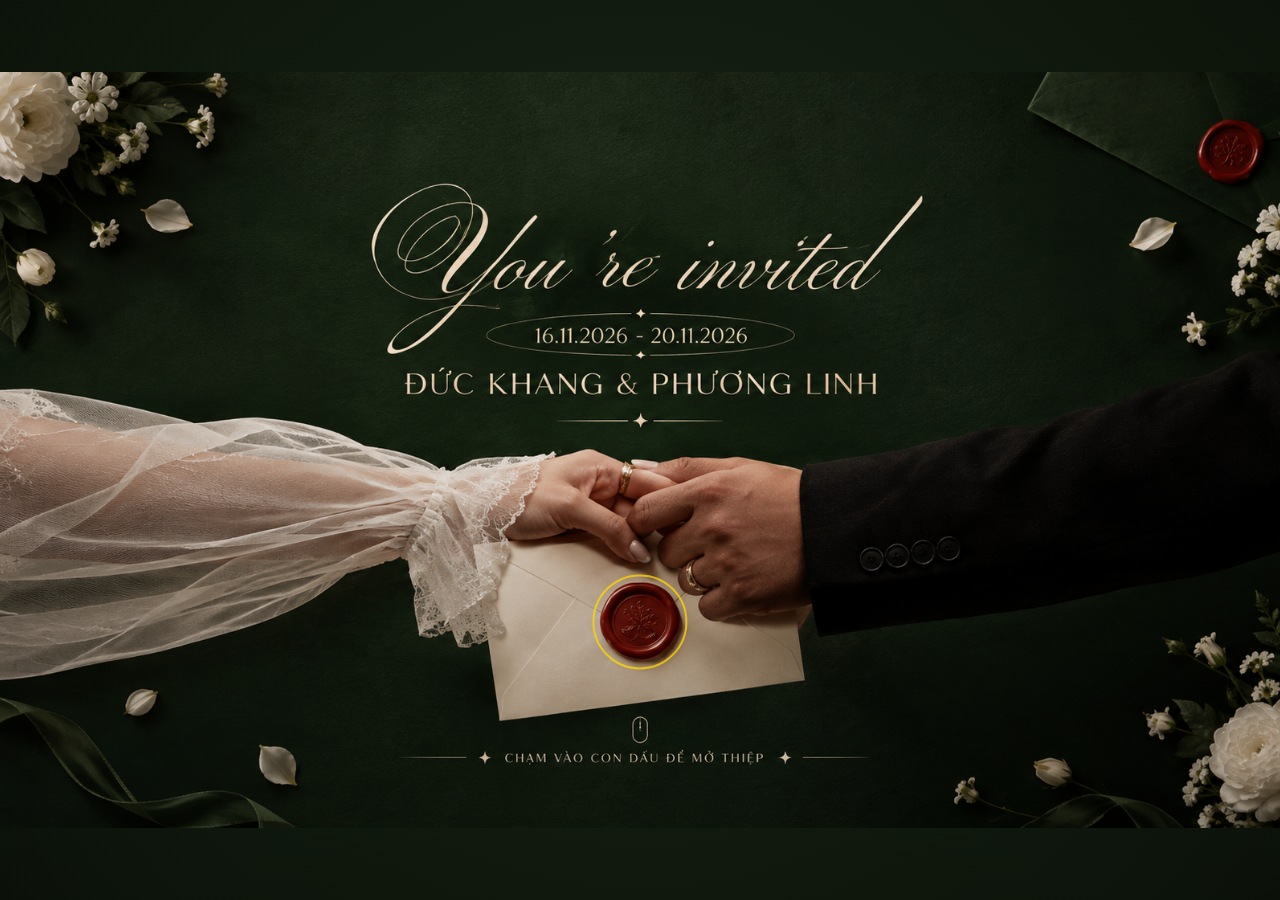
<file: test_mask_feather.html>
<!DOCTYPE html>
<html>
<head>
<meta charset="utf-8">
<meta name="viewport" content="width=device-width, initial-scale=1">
<title>Mask Feather Test</title>
<style>
  * { margin: 0; padding: 0; box-sizing: border-box; }
  body, html { width: 100%; height: 100%; overflow: hidden; background: #000; }

  #wedding-cover-overlay {
    position: fixed;
    top: 0;
    left: 0;
    width: 100vw;
    height: 100vh;
    z-index: 999999999;
    overflow: hidden;
    background: radial-gradient(circle at center, #1b2818 0%, #0d150b 100%);
  }

  .cover-bg {
    position: absolute;
    inset: 0;
    width: 100%;
    height: 100%;
    background-image: url("./assets/images/sorted/theme.png");
    background-size: auto 84vh;
    background-position: center center;
    background-repeat: no-repeat;
    -webkit-mask-image: linear-gradient(to bottom, transparent 0%, black 7%, black 93%, transparent 100%);
    mask-image: linear-gradient(to bottom, transparent 0%, black 7%, black 93%, transparent 100%);
  }

  /* Lớp gradient tối rất nhẹ trên toàn ảnh */
  .cover-overlay-gradient {
    position: absolute;
    inset: 0;
    background: linear-gradient(
      to bottom,
      rgba(0, 0, 0, 0.08) 0%,
      rgba(0, 0, 0, 0.02) 40%,
      rgba(0, 0, 0, 0.18) 100%
    );
    pointer-events: none;
  }

  /* Hotspot con dấu */
  #cover-wax-seal-hotspot {
    position: absolute;
    left: 50vw;
    top: calc(50vh + 84vh * 0.2269);
    width: clamp(55px, 84vh * 0.11, 95px);
    height: clamp(55px, 84vh * 0.11, 95px);
    transform: translate(-50%, -50%);
    border-radius: 50%;
    cursor: pointer;
    background: transparent;
    border: none;
  }

  #cover-wax-seal-hotspot::after {
    content: "";
    position: absolute;
    inset: -6px;
    border-radius: 50%;
    border: 2px solid rgba(255, 215, 0, 0.75);
    animation: sealRipple 2s cubic-bezier(0.25, 1, 0.5, 1) infinite;
    pointer-events: none;
  }

  @keyframes sealRipple {
    0% { transform: scale(0.85); opacity: 0.9; }
    100% { transform: scale(1.35); opacity: 0; }
  }
</style>
</head>
<body>
  <div id="wedding-cover-overlay">
    <div class="cover-bg"></div>
    <div class="cover-overlay-gradient"></div>
    <button id="cover-wax-seal-hotspot" type="button"></button>
  </div>
</body>
</html>
</file>
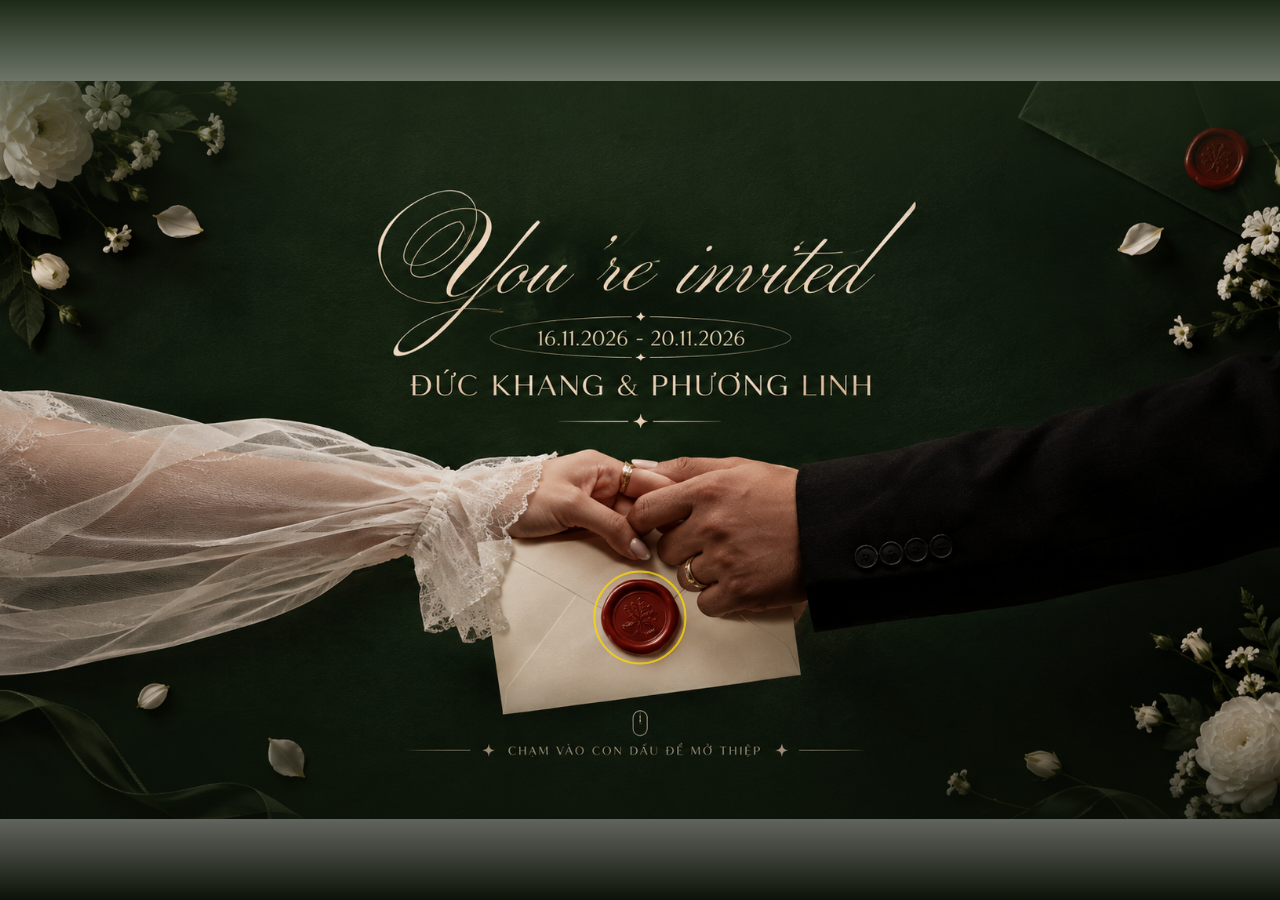
<file: test_perfect_mobile.html>
<!DOCTYPE html>
<html>
<head>
<meta charset="utf-8">
<meta name="viewport" content="width=device-width, initial-scale=1">
<title>Perfect Mobile Cover</title>
<style>
  * { margin: 0; padding: 0; box-sizing: border-box; }
  body, html { width: 100%; height: 100%; overflow: hidden; }

  #wedding-cover-overlay {
    position: fixed;
    top: 0;
    left: 0;
    width: 100vw;
    height: 100vh;
    z-index: 999999999;
    overflow: hidden;
    background: linear-gradient(to bottom, #1d2a17 0%, #141d10 50%, #0c1208 100%);
    background-image: url("./assets/images/sorted/theme.png");
    background-size: auto 82vh;
    background-position: center center;
    background-repeat: no-repeat;
  }

  /* Lớp phủ chuyển màu viền mềm mại trên và dưới để hòa tan 100% vào nền */
  .cover-overlay-gradient {
    position: absolute;
    inset: 0;
    background: linear-gradient(
      to bottom,
      #1d2a17 0%,
      rgba(29, 42, 23, 0.8) 5%,
      rgba(0, 0, 0, 0.03) 25%,
      rgba(0, 0, 0, 0.05) 75%,
      rgba(12, 18, 8, 0.8) 95%,
      #0c1208 100%
    );
    pointer-events: none;
  }

  /* Hotspot con dấu */
  #cover-wax-seal-hotspot {
    position: absolute;
    left: 50vw;
    top: calc(50vh + 82vh * 0.2269);
    width: clamp(55px, 82vh * 0.11, 95px);
    height: clamp(55px, 82vh * 0.11, 95px);
    transform: translate(-50%, -50%);
    border-radius: 50%;
    cursor: pointer;
    background: transparent;
    border: none;
  }

  #cover-wax-seal-hotspot::after {
    content: "";
    position: absolute;
    inset: -6px;
    border-radius: 50%;
    border: 2px solid rgba(255, 215, 0, 0.75);
    animation: sealRipple 2s cubic-bezier(0.25, 1, 0.5, 1) infinite;
    pointer-events: none;
  }

  @keyframes sealRipple {
    0% { transform: scale(0.85); opacity: 0.9; }
    100% { transform: scale(1.35); opacity: 0; }
  }
</style>
</head>
<body>
  <div id="wedding-cover-overlay">
    <div class="cover-overlay-gradient"></div>
    <button id="cover-wax-seal-hotspot" type="button"></button>
  </div>
</body>
</html>
</file>
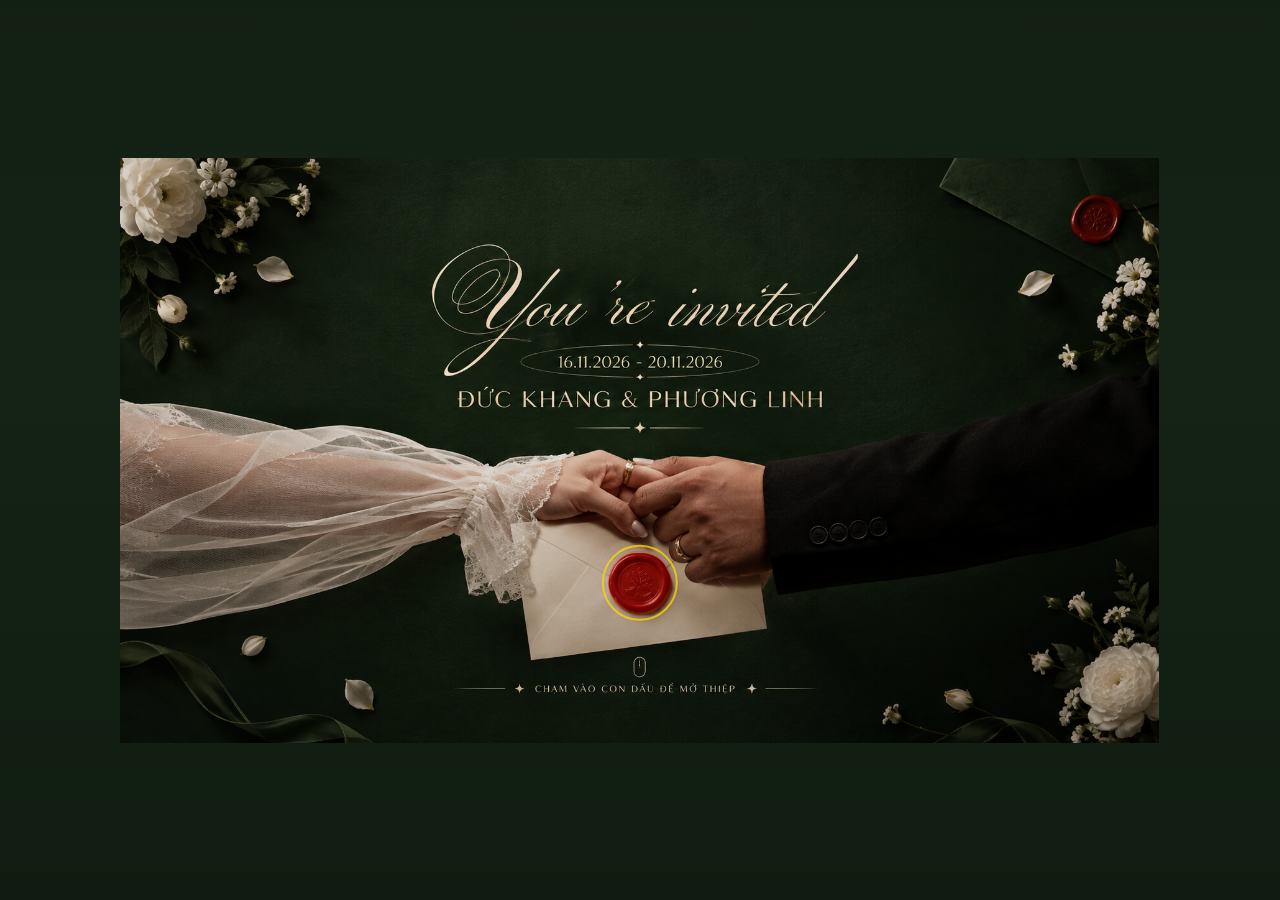
<file: test_scale_temp.html>
<!DOCTYPE html>
<html>
<head>
<meta charset="utf-8">
<meta name="viewport" content="width=device-width, initial-scale=1">
<title>Mobile Scale Test</title>
<style>
  * { margin: 0; padding: 0; box-sizing: border-box; }
  body, html { width: 100%; height: 100%; overflow: hidden; background: #132014; }

  #wedding-cover-overlay {
    position: fixed;
    top: 0;
    left: 0;
    width: 100vw;
    height: 100vh;
    z-index: 999999999;
    overflow: hidden;
    background-color: #152416;
    background-image: url("./assets/images/sorted/theme.png");
    background-size: auto 65vh;
    background-position: center center;
    background-repeat: no-repeat;
  }

  /* Lớp gradient tối rất nhẹ trên toàn ảnh */
  .cover-overlay-gradient {
    position: absolute;
    inset: 0;
    background: linear-gradient(
      to bottom,
      rgba(0, 0, 0, 0.12) 0%,
      rgba(0, 0, 0, 0.02) 40%,
      rgba(0, 0, 0, 0.22) 100%
    );
    pointer-events: none;
  }

  /* Hotspot con dấu */
  #cover-wax-seal-hotspot {
    position: absolute;
    left: 50vw;
    top: calc(50vh + 65vh * 0.2269);
    width: clamp(55px, 65vh * 0.11, 100px);
    height: clamp(55px, 65vh * 0.11, 100px);
    transform: translate(-50%, -50%);
    border-radius: 50%;
    cursor: pointer;
    background: rgba(255, 0, 0, 0.25);
    border: none;
  }

  #cover-wax-seal-hotspot::after {
    content: "";
    position: absolute;
    inset: -6px;
    border-radius: 50%;
    border: 2px solid rgba(255, 215, 0, 0.75);
    animation: sealRipple 2s cubic-bezier(0.25, 1, 0.5, 1) infinite;
    pointer-events: none;
  }

  @keyframes sealRipple {
    0% { transform: scale(0.85); opacity: 0.9; }
    100% { transform: scale(1.35); opacity: 0; }
  }
</style>
</head>
<body>
  <div id="wedding-cover-overlay">
    <div class="cover-overlay-gradient"></div>
    <button id="cover-wax-seal-hotspot" type="button"></button>
  </div>
</body>
</html>
</file>
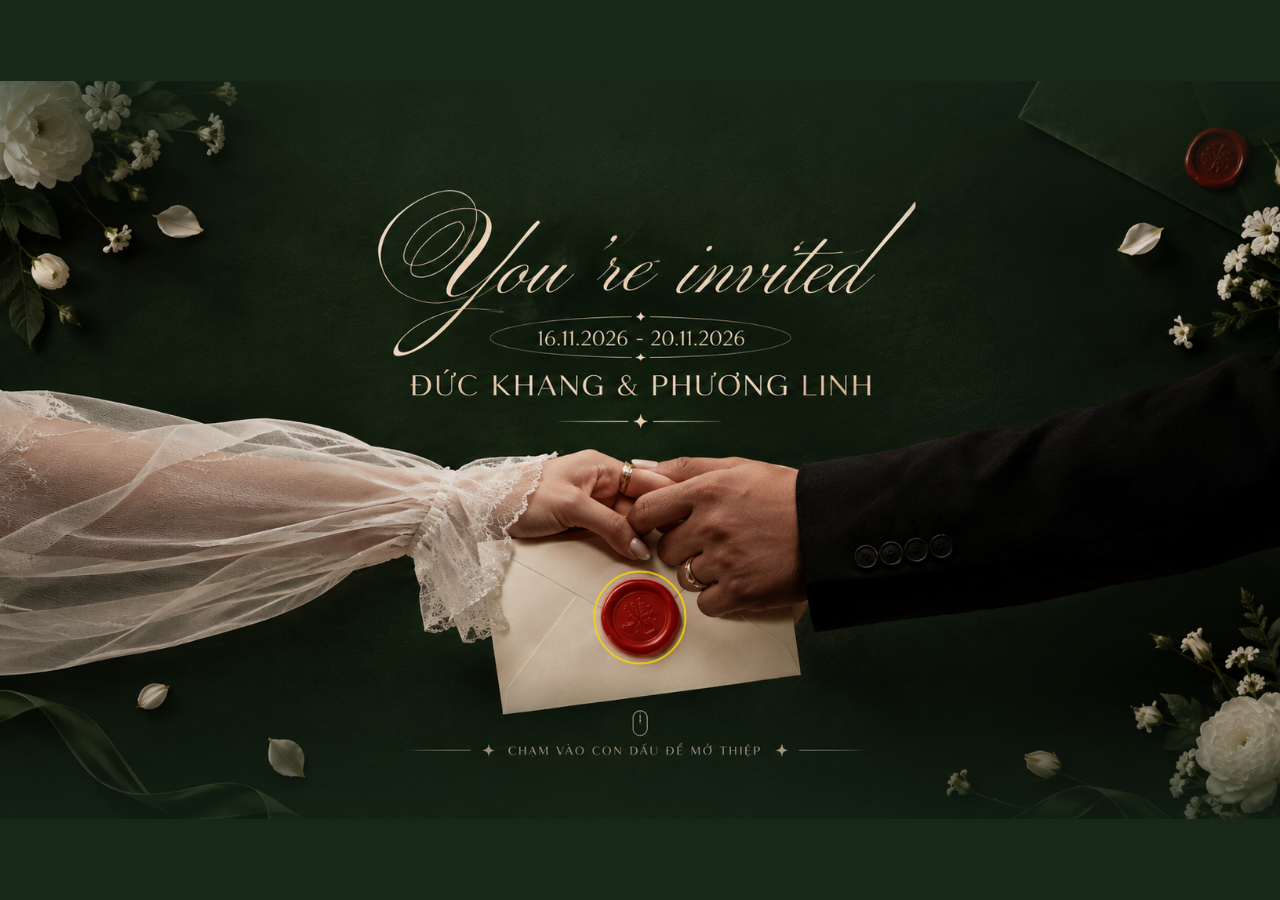
<file: test_seamless_mobile.html>
<!DOCTYPE html>
<html>
<head>
<meta charset="utf-8">
<meta name="viewport" content="width=device-width, initial-scale=1">
<title>Mobile Seamless Scale</title>
<style>
  * { margin: 0; padding: 0; box-sizing: border-box; }
  body, html { width: 100%; height: 100%; overflow: hidden; background: #152416; }

  #wedding-cover-overlay {
    position: fixed;
    top: 0;
    left: 0;
    width: 100vw;
    height: 100vh;
    z-index: 999999999;
    overflow: hidden;
    background-color: #172718;
    background-image: url("./assets/images/sorted/theme.png");
    background-size: auto 82vh;
    background-position: center center;
    background-repeat: no-repeat;
  }

  /* Lớp phủ chuyển màu viền mềm mại trên và dưới để hòa tan 100% vào nền */
  .cover-overlay-gradient {
    position: absolute;
    inset: 0;
    background: linear-gradient(
      to bottom,
      #172718 0%,
      rgba(23, 39, 24, 0.7) 8%,
      rgba(0, 0, 0, 0.04) 25%,
      rgba(0, 0, 0, 0.04) 75%,
      rgba(23, 39, 24, 0.7) 92%,
      #172718 100%
    );
    pointer-events: none;
  }

  /* Hotspot con dấu */
  #cover-wax-seal-hotspot {
    position: absolute;
    left: 50vw;
    top: calc(50vh + 82vh * 0.2269);
    width: clamp(55px, 82vh * 0.11, 95px);
    height: clamp(55px, 82vh * 0.11, 95px);
    transform: translate(-50%, -50%);
    border-radius: 50%;
    cursor: pointer;
    background: rgba(255, 0, 0, 0.2);
    border: none;
  }

  #cover-wax-seal-hotspot::after {
    content: "";
    position: absolute;
    inset: -6px;
    border-radius: 50%;
    border: 2px solid rgba(255, 215, 0, 0.75);
    animation: sealRipple 2s cubic-bezier(0.25, 1, 0.5, 1) infinite;
    pointer-events: none;
  }

  @keyframes sealRipple {
    0% { transform: scale(0.85); opacity: 0.9; }
    100% { transform: scale(1.35); opacity: 0; }
  }
</style>
</head>
<body>
  <div id="wedding-cover-overlay">
    <div class="cover-overlay-gradient"></div>
    <button id="cover-wax-seal-hotspot" type="button"></button>
  </div>
</body>
</html>
</file>
<file: assets/css/google-fonts.css>
@font-face {
  font-family: 'Dancing Script';
  font-style: normal;
  font-weight: 400;
  font-display: swap;
  src: url('../fonts/If2cXTr6YS-zF4S-kcSWSVi_sxjsohD9F50Ruu7BMSoHTQ.ttf') format('truetype');
}
@font-face {
  font-family: 'Dancing Script';
  font-style: normal;
  font-weight: 700;
  font-display: swap;
  src: url('../fonts/If2cXTr6YS-zF4S-kcSWSVi_sxjsohD9F50Ruu7B1i0HTQ.ttf') format('truetype');
}
@font-face {
  font-family: 'Literata';
  font-style: normal;
  font-weight: 400;
  font-display: swap;
  src: url('../fonts/or3PQ6P12-iJxAIgLa78DkrbXsDgk0oVDaDPYLanFLHpPf2TbBG_F_Y.ttf') format('truetype');
}
@font-face {
  font-family: 'Literata';
  font-style: normal;
  font-weight: 700;
  font-display: swap;
  src: url('../fonts/or3PQ6P12-iJxAIgLa78DkrbXsDgk0oVDaDPYLanFLHpPf2TbPa4F_Y.ttf') format('truetype');
}
@font-face {
  font-family: 'Mulish';
  font-style: normal;
  font-weight: 400;
  font-display: swap;
  src: url('../fonts/1Ptyg83HX_SGhgqO0yLcmjzUAuWexZNRwaA.ttf') format('truetype');
}
@font-face {
  font-family: 'Mulish';
  font-style: normal;
  font-weight: 700;
  font-display: swap;
  src: url('../fonts/1Ptyg83HX_SGhgqO0yLcmjzUAuWexXRWwaA.ttf') format('truetype');
}
@font-face {
  font-family: 'Roboto';
  font-style: normal;
  font-weight: 400;
  font-stretch: normal;
  font-display: swap;
  src: url('../fonts/KFOMCnqEu92Fr1ME7kSn66aGLdTylUAMQXC89YmC2DPNWubEbWmT.ttf') format('truetype');
}
@font-face {
  font-family: 'Roboto';
  font-style: normal;
  font-weight: 700;
  font-stretch: normal;
  font-display: swap;
  src: url('../fonts/KFOMCnqEu92Fr1ME7kSn66aGLdTylUAMQXC89YmC2DPNWuYjammT.ttf') format('truetype');
}
@font-face {
  font-family: 'Source Sans Pro';
  font-style: normal;
  font-weight: 400;
  font-display: swap;
  src: url('../fonts/6xK3dSBYKcSV-LCoeQqfX1RYOo3aPw.ttf') format('truetype');
}
@font-face {
  font-family: 'Source Sans Pro';
  font-style: normal;
  font-weight: 700;
  font-display: swap;
  src: url('../fonts/6xKydSBYKcSV-LCoeQqfX1RYOo3ig4vAkA.ttf') format('truetype');
}
@font-face {
  font-family: 'Tinos';
  font-style: normal;
  font-weight: 400;
  font-display: swap;
  src: url('../fonts/buE4poGnedXvwgX8.ttf') format('truetype');
}
@font-face {
  font-family: 'Tinos';
  font-style: normal;
  font-weight: 700;
  font-display: swap;
  src: url('../fonts/buE1poGnedXvwj1AW0Fp.ttf') format('truetype');
}

@font-face {
  font-family: 'Alex Brush';
  font-style: normal;
  font-weight: 400;
  font-display: swap;
  src: url('../fonts/alex_brush-400-normal.ttf') format('truetype');
}
@font-face {
  font-family: 'Great Vibes';
  font-style: normal;
  font-weight: 400;
  font-display: swap;
  src: url('../fonts/great_vibes-400-normal.ttf') format('truetype');
}
@font-face {
  font-family: 'Playfair Display';
  font-style: italic;
  font-weight: 400;
  font-display: swap;
  src: url('../fonts/playfair_display-400-italic.ttf') format('truetype');
}
@font-face {
  font-family: 'Playfair Display';
  font-style: normal;
  font-weight: 400;
  font-display: swap;
  src: url('../fonts/playfair_display-400-normal.ttf') format('truetype');
}
@font-face {
  font-family: 'Playfair Display';
  font-style: normal;
  font-weight: 600;
  font-display: swap;
  src: url('../fonts/playfair_display-600-normal.ttf') format('truetype');
}
@font-face {
  font-family: 'Playfair Display';
  font-style: normal;
  font-weight: 700;
  font-display: swap;
  src: url('../fonts/playfair_display-700-normal.ttf') format('truetype');
}

@font-face {
  font-family: 'Imperial Script';
  font-style: normal;
  font-weight: 400;
  font-display: swap;
  src: url('../fonts/imperialscript-regular-20250218132239-1whb5.ttf') format('truetype');
}
@font-face {
  font-family: 'Italianno';
  font-style: normal;
  font-weight: 400;
  font-display: swap;
  src: url('../fonts/italianno-regular-20250218140829-vcfbc.ttf') format('truetype');
}
@font-face {
  font-family: 'UTM Wedding KT';
  font-style: normal;
  font-weight: 400;
  font-display: swap;
  src: url('../fonts/utm-wedding-kt-20250321035205-zgf_m.ttf') format('truetype');
}
</file>
